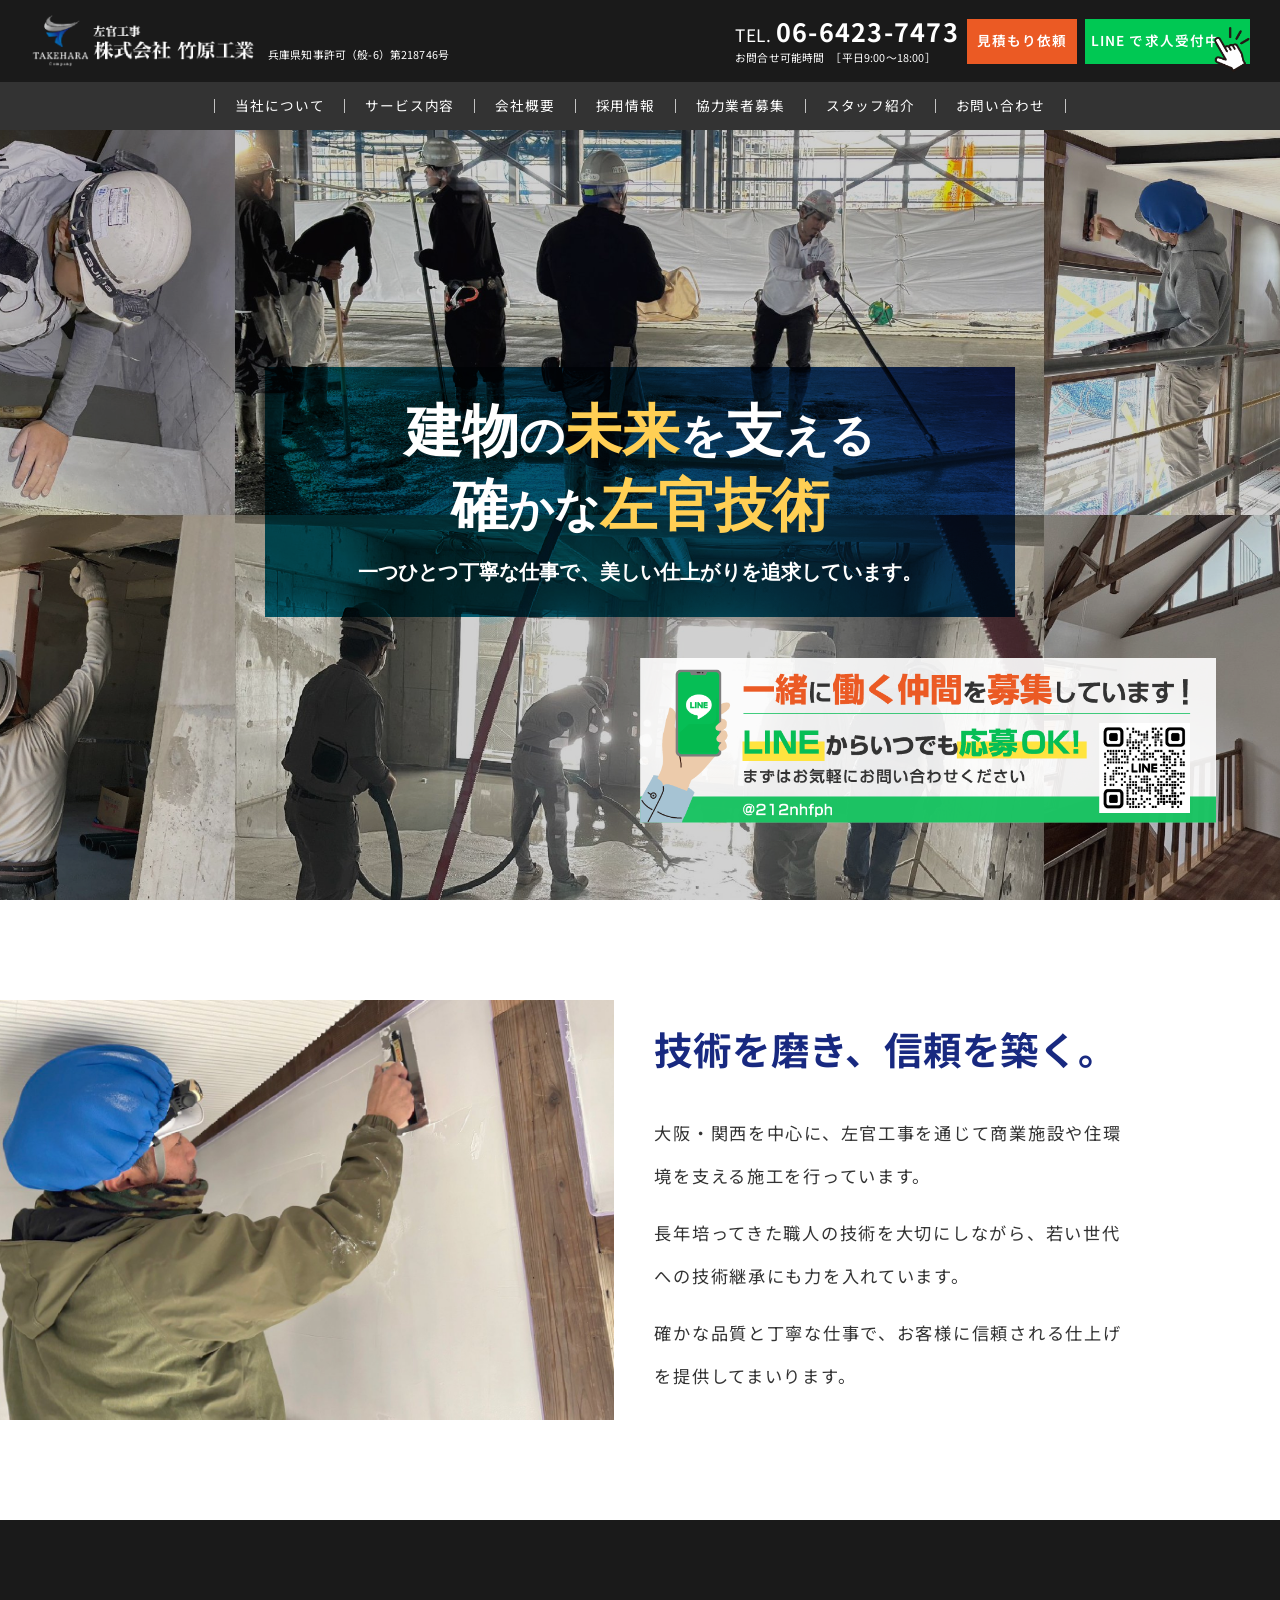
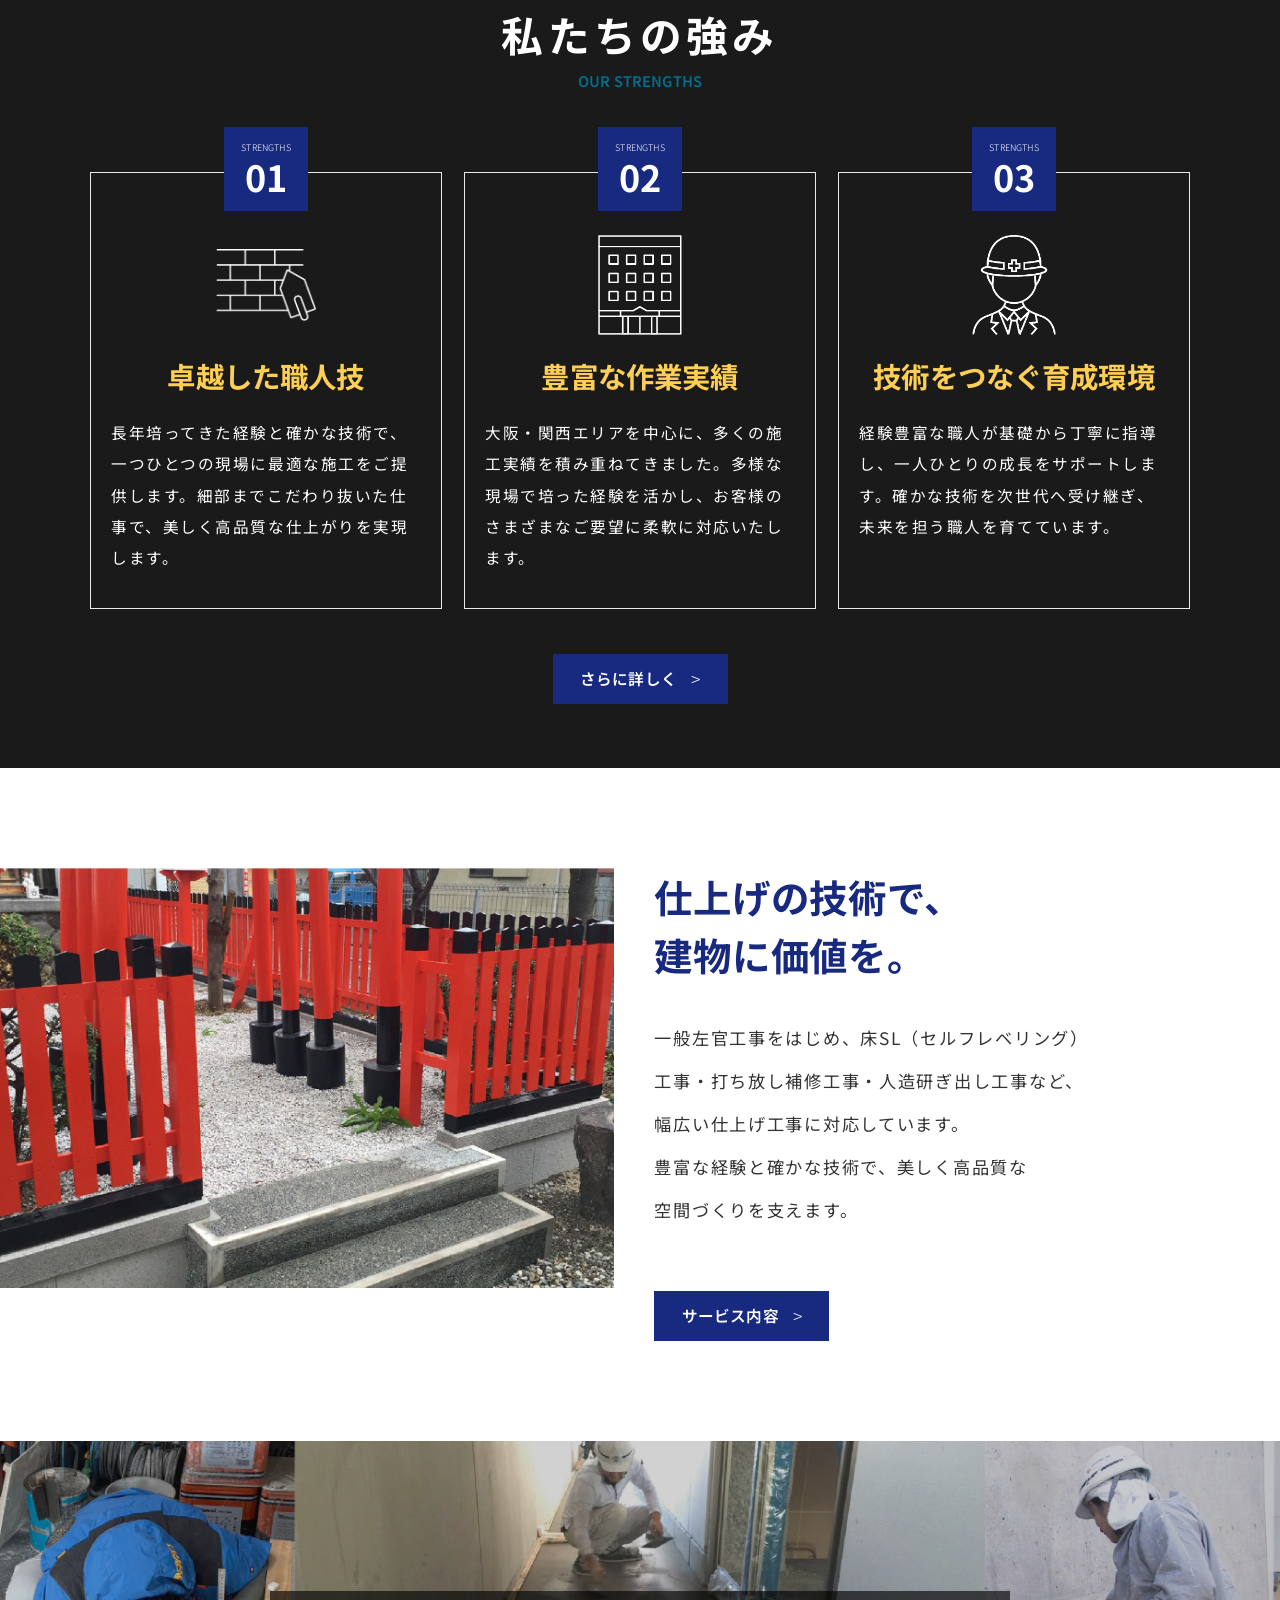
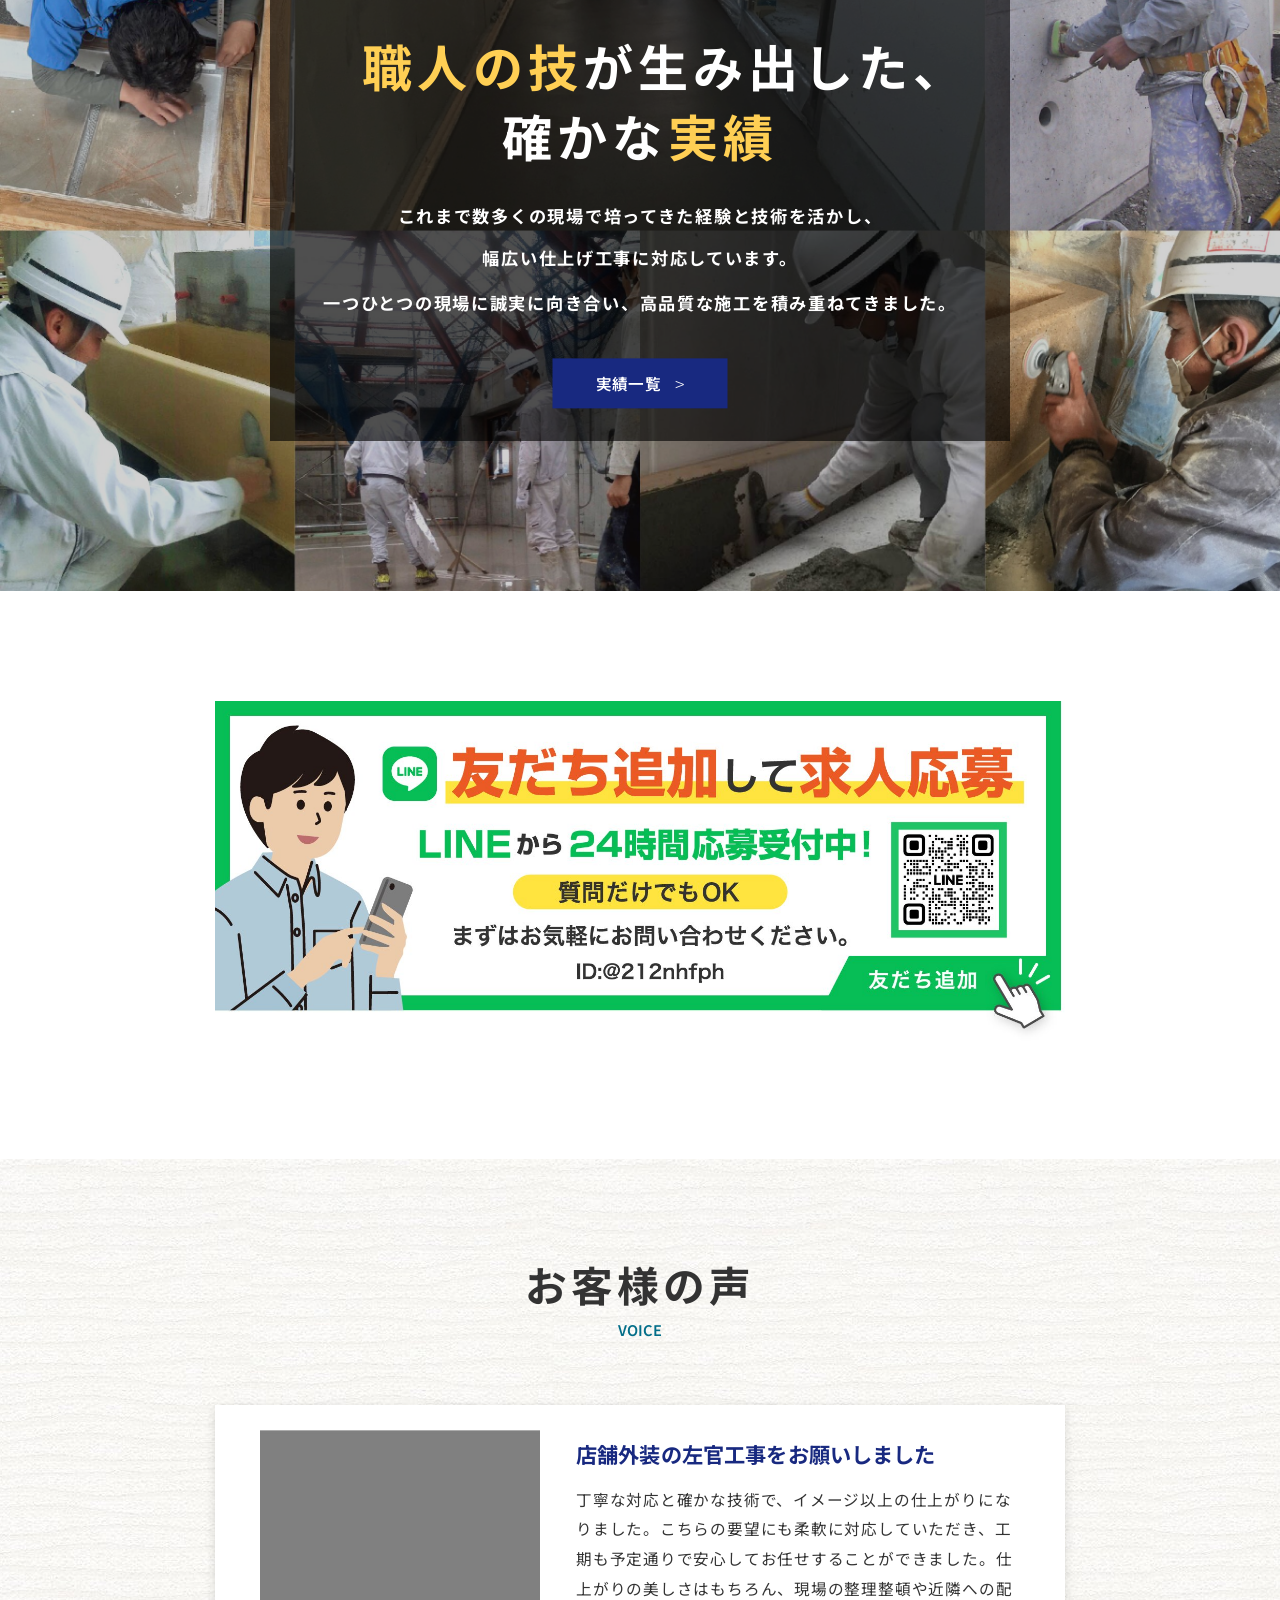
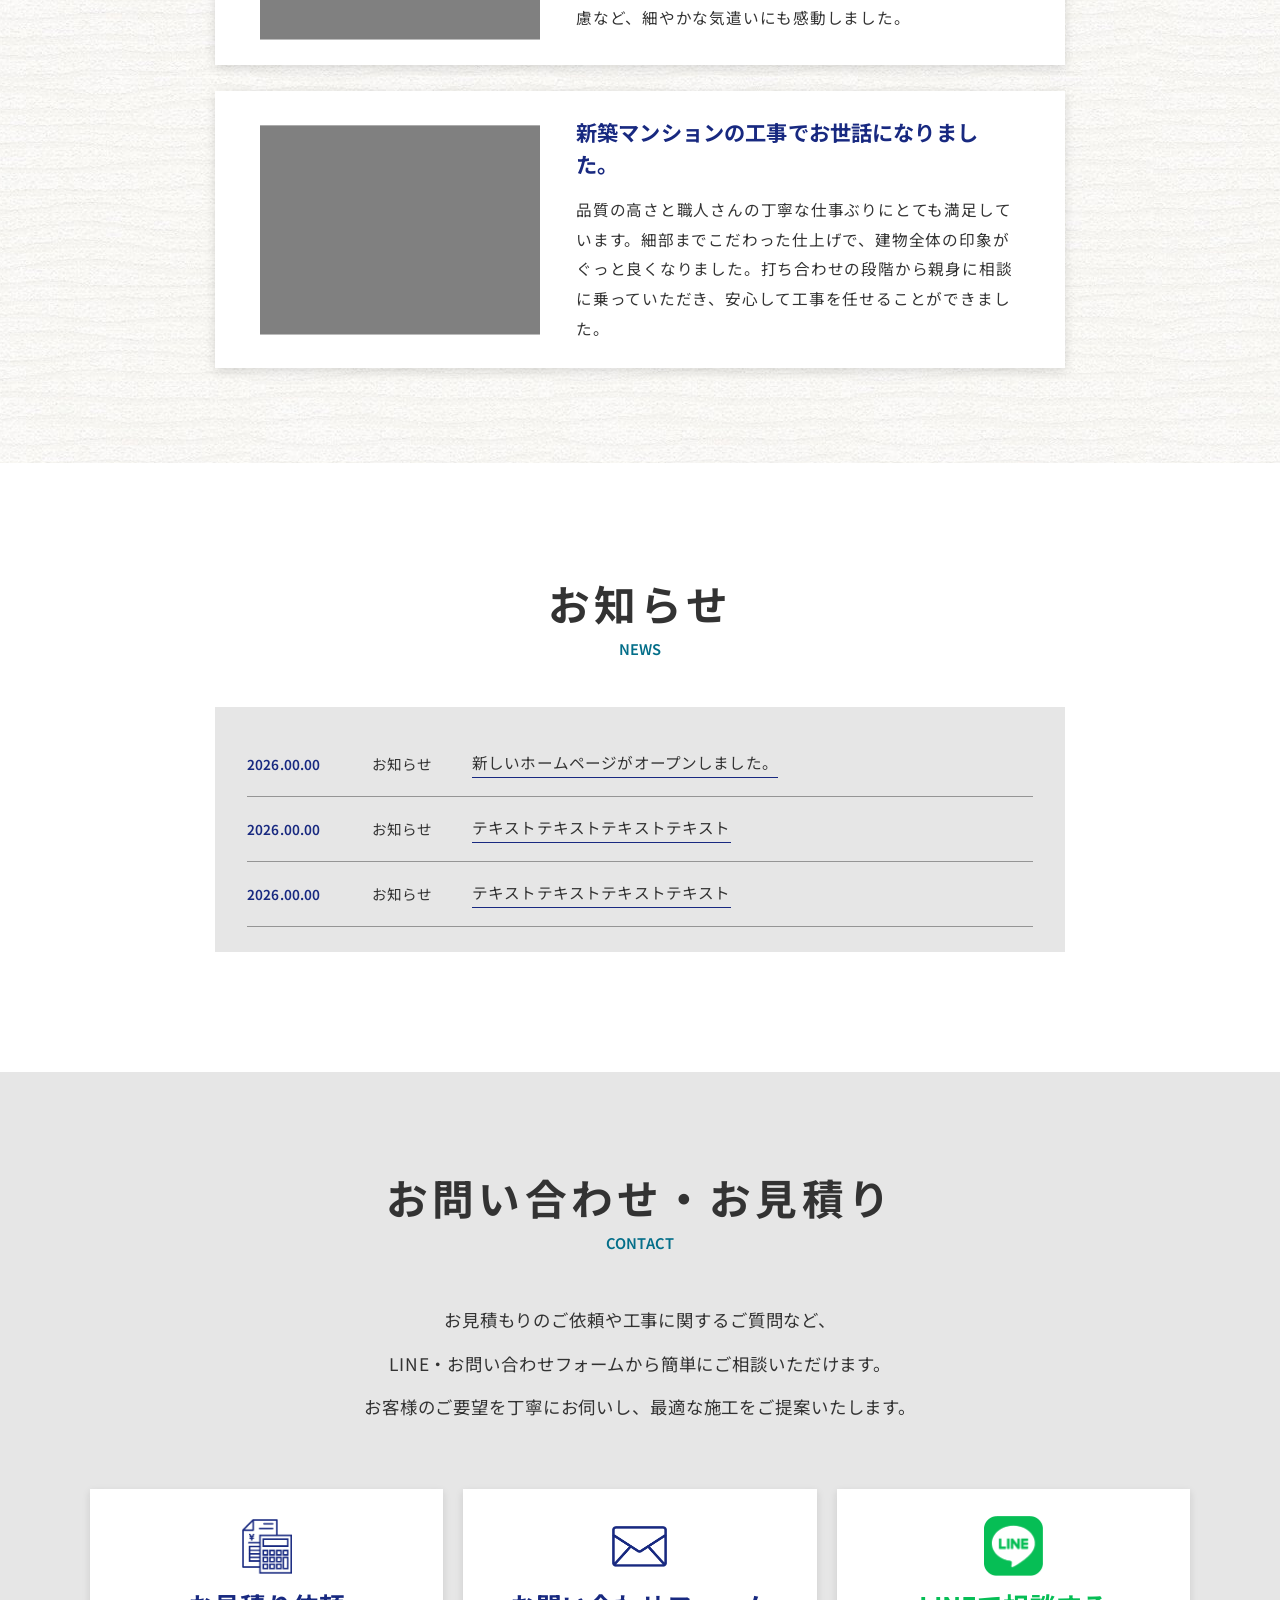
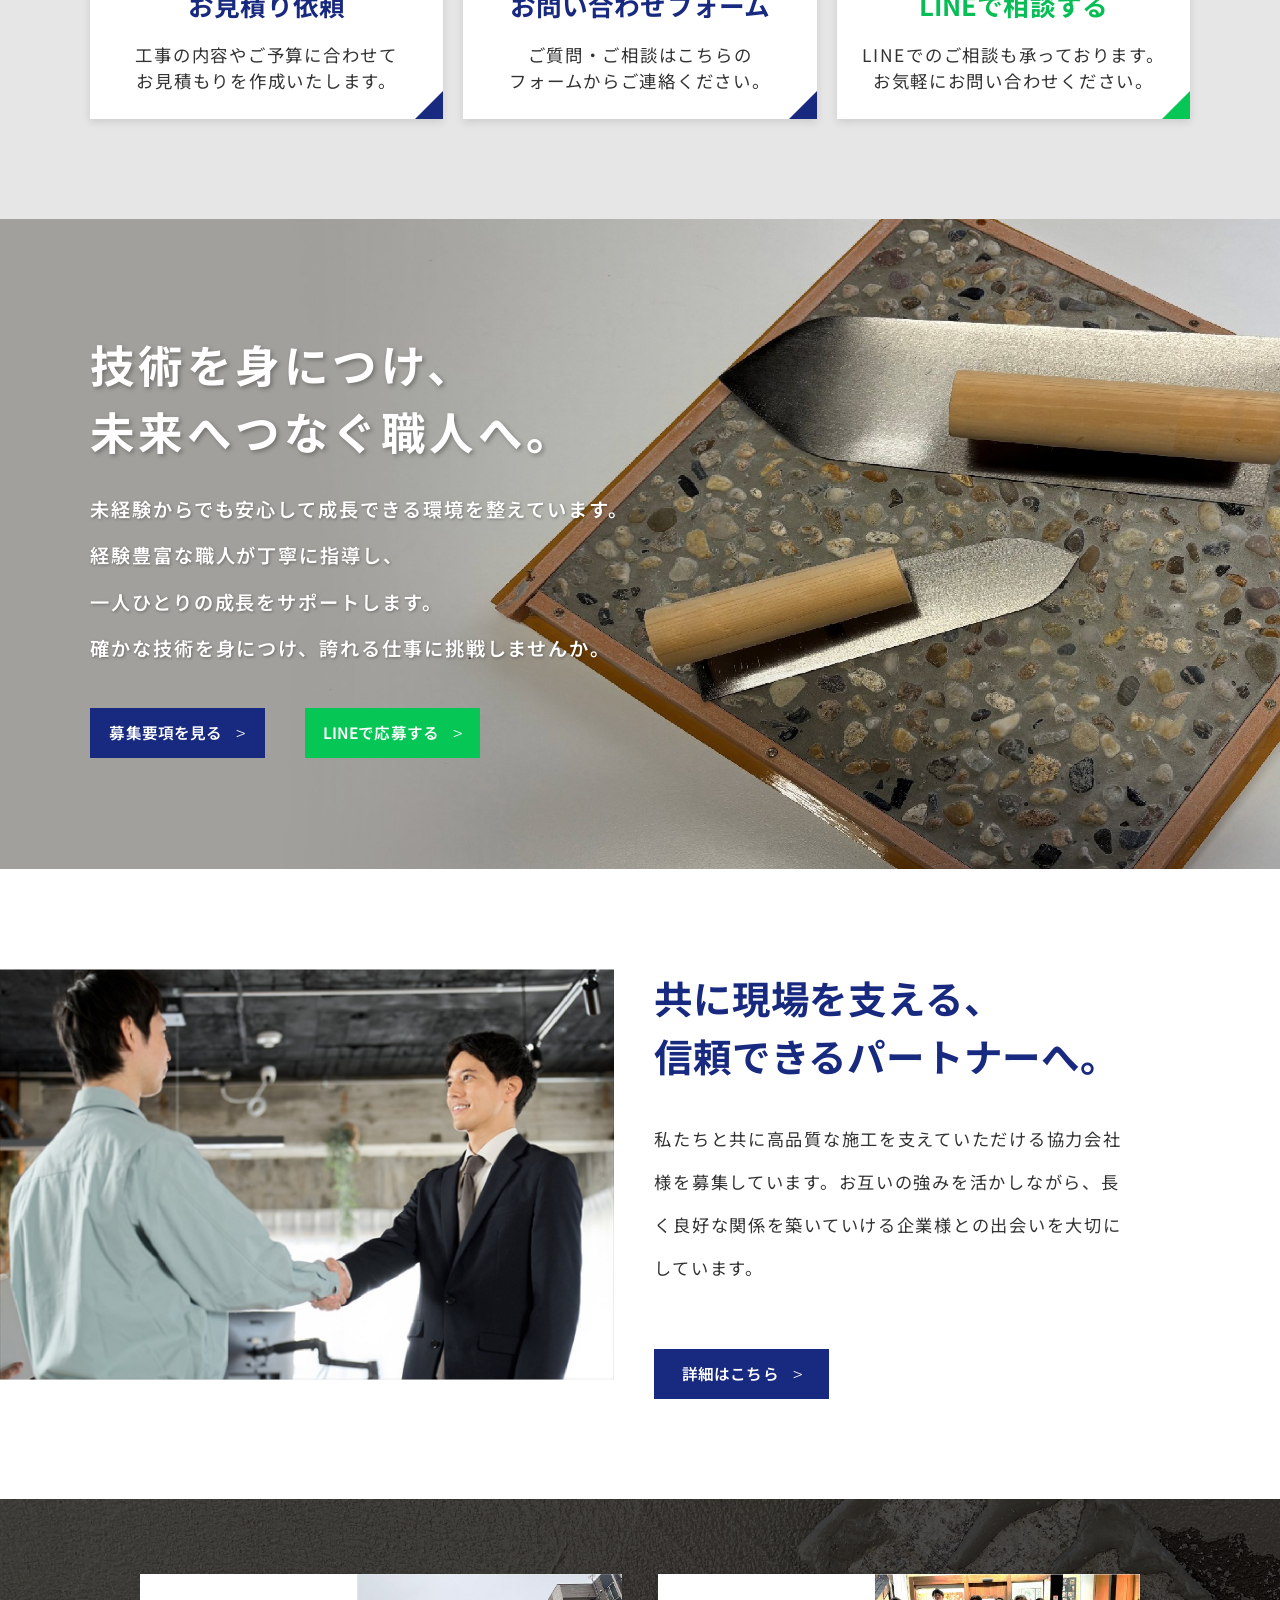
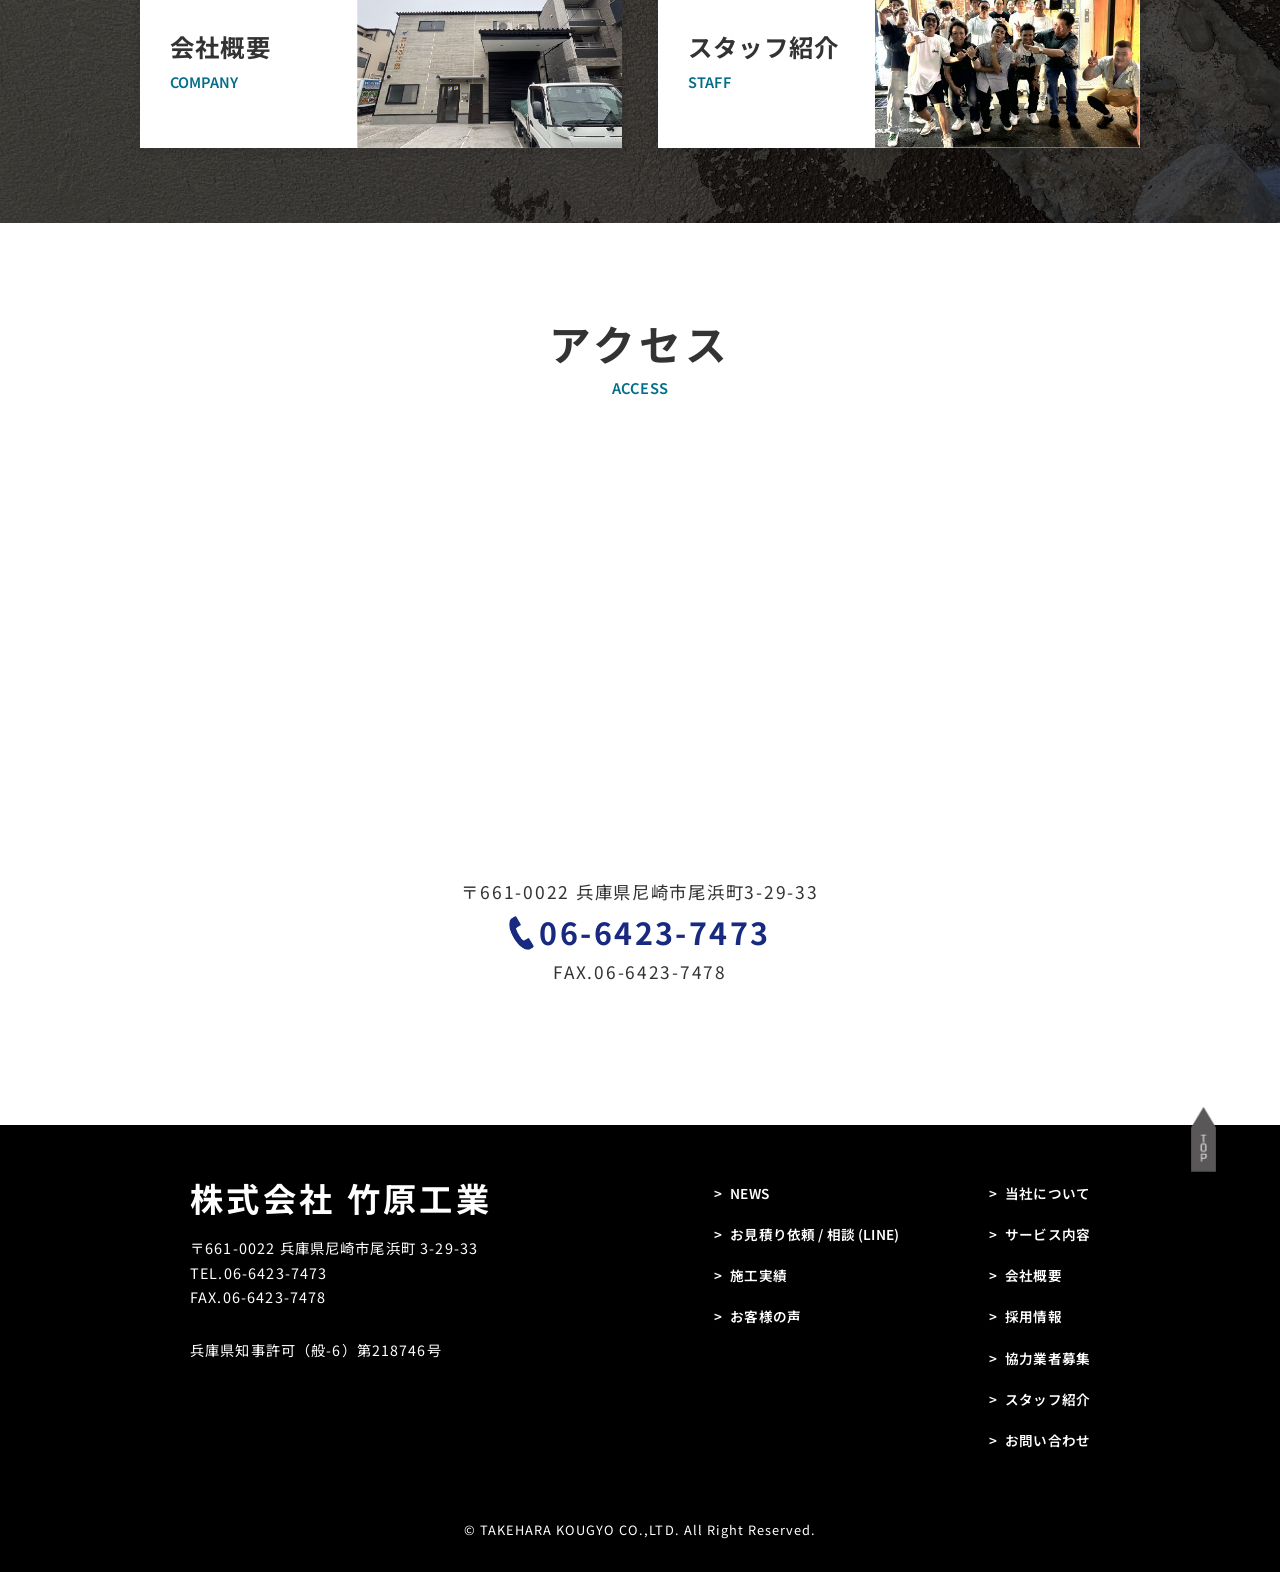
<file: index.html>
<!DOCTYPE html>
<html lang="ja">

<head>
  <meta charset="utf-8" />
  <title>株式会社 竹原工業</title>
  <meta name="description" content="テキストテキストテキストテキストテキストテキストテキストテキスト" />
  <meta name="viewport" content="width=device-width, initial-scale=1" />
  <meta name="robots" content="noindex, nofollow">
  <link rel="preconnect" href="https://fonts.googleapis.com">
  <link rel="preconnect" href="https://fonts.gstatic.com" crossorigin>
  <link href="https://fonts.googleapis.com/css2?family=Noto+Sans+JP:wght@100..900&display=swap" rel="stylesheet">
  <link rel="stylesheet" href="css/style.css" />
</head>

<body>

  <header class="l-header">
    <div class="p-header">
      <div class="p-header__main">
        <div class="p-header__inner">

          <div class="p-header__company">
            <h1 class="p-header__logo">
              <a href="index.html" class="p-header__logo-link">
                <img src="images/top/header-logo.png" alt="左官工事 株式会社竹原工業" class="p-header__logo-image">
              </a>
            </h1>

            <p class="p-header__license">
              兵庫県知事許可（般-6）第218746号
            </p>
          </div>

          <div class="p-header__right">
            <div class="p-header__tel">
              <a href="tel:0664237473" class="p-header__tel-link">
                <span class="p-header__tel-label">TEL.</span>
                <span class="p-header__tel-number">06-6423-7473</span>
              </a>

              <p class="p-header__tel-time">
                お問合せ可能時間　［平日9:00～18:00］
              </p>
            </div>

            <a href="contact.html#contact-direct" class="p-header__estimate">
              見積もり依頼
            </a>

            <a href="https://page.line.me/212nhfph" class="p-header__line">
              <span class="p-header__line-text">
                LINE で求人受付中
              </span>

              <img src="images/top/header-line-icon.png" alt="" class="p-header__line-icon">
            </a>
          </div>

          <button class="p-header__hamburger" type="button" aria-label="メニューを開く" aria-controls="header-drawer"
            aria-expanded="false">
            <span class="p-header__hamburger-line"></span>
            <span class="p-header__hamburger-line"></span>
            <span class="p-header__hamburger-line"></span>
          </button>

        </div>
      </div>

      <nav class="p-header__nav" aria-label="メインナビゲーション">
        <ul class="p-header__nav-list">
          <li class="p-header__nav-item">
            <a href="about.html" class="p-header__nav-link">当社について</a>
          </li>
          <li class="p-header__nav-item">
            <a href="service.html" class="p-header__nav-link">サービス内容</a>
          </li>
          <li class="p-header__nav-item">
            <a href="company.html" class="p-header__nav-link">会社概要</a>
          </li>
          <li class="p-header__nav-item">
            <a href="recruit.html" class="p-header__nav-link">採用情報</a>
          </li>
          <li class="p-header__nav-item">
            <a href="business-partners.html" class="p-header__nav-link">協力業者募集</a>
          </li>
          <li class="p-header__nav-item">
            <a href="staff.html" class="p-header__nav-link">スタッフ紹介</a>
          </li>
          <li class="p-header__nav-item">
            <a href="contact.html" class="p-header__nav-link">お問い合わせ</a>
          </li>
        </ul>
      </nav>

      <div class="p-header__drawer" id="header-drawer">
        <nav class="p-header__drawer-nav" aria-label="スマートフォンメニュー">
          <ul class="p-header__drawer-list">
            <li class="p-header__drawer-item">
              <a href="about.html" class="p-header__drawer-link">当社について</a>
            </li>
            <li class="p-header__drawer-item">
              <a href="service.html" class="p-header__drawer-link">サービス内容</a>
            </li>
            <li class="p-header__drawer-item">
              <a href="company.html" class="p-header__drawer-link">会社概要</a>
            </li>
            <li class="p-header__drawer-item">
              <a href="recruit.html" class="p-header__drawer-link">採用情報</a>
            </li>
            <li class="p-header__drawer-item">
              <a href="business-partners.html" class="p-header__drawer-link">協力業者募集</a>
            </li>
            <li class="p-header__drawer-item">
              <a href="staff.html" class="p-header__drawer-link">スタッフ紹介</a>
            </li>
            <li class="p-header__drawer-item">
              <a href="contact.html" class="p-header__drawer-link">お問い合わせ</a>
            </li>
          </ul>

          <div class="p-header__drawer-buttons">
            <a href="contact.html" class="p-header__drawer-estimate">
              見積もり依頼
            </a>

            <a href="https://page.line.me/212nhfph" class="p-header__drawer-line">
              LINEで求人受付中
            </a>
          </div>

          <a href="tel:0664237473" class="p-header__drawer-tel">
            <span>TEL.</span> 06-6423-7473
          </a>

          <p class="p-header__drawer-time">
            お問合せ可能時間　［平日9:00～18:00］
          </p>
        </nav>
      </div>

    </div>
  </header>

  <main class="l-main">

    <section class="p-mv">
      <div class="p-mv__content-bg" aria-hidden="true"></div>

      <div class="p-mv__content">
        <h2 class="p-mv__title">
          <span class="p-mv__title-line">
            建物<span class="p-mv__title-small">の</span><span class="p-mv__title-accent">未来</span><span
              class="p-mv__title-small">を</span>支<span class="p-mv__title-small">える</span>
          </span>
          <span class="p-mv__title-line">
            確<span class="p-mv__title-small">かな</span><span class="p-mv__title-accent">左官技術</span>
          </span>
        </h2>

        <p class="p-mv__text">
          一つひとつ丁寧な仕事で、<br class="sp-only">美しい仕上がりを追求しています。
        </p>
      </div>

      <a href="https://page.line.me/212nhfph" class="p-mv__line">
        <img src="images/top/mv-line-banner.png" alt="一緒に働く仲間を募集しています！LINEからいつでも応募OK！まずはお気軽にお問い合わせください"
          class="p-mv__line-image">
      </a>
    </section>

    <section class="p-top-about" id="about">
      <div class="p-top-about__inner">
        <div class="p-top-about__image">
          <img src="images/top/about-image.jpg" alt="左官工事を行う職人" class="p-top-about__image-item">
        </div>

        <div class="p-top-about__content">
          <h2 class="p-top-about__title">
            技術を磨き、信頼を築く。
          </h2>

          <div class="p-top-about__text">
            <p>
              大阪・関西を中心に、左官工事を通じて商業施設や住環境を支える施工を行っています。
            </p>

            <p>
              長年培ってきた職人の技術を大切にしながら、若い世代への技術継承にも力を入れています。
            </p>

            <p>
              確かな品質と丁寧な仕事で、お客様に信頼される仕上げを提供してまいります。
            </p>
          </div>
        </div>
      </div>
    </section>

    <section class="p-top-strengths">
      <div class="p-top-strengths__inner">
        <div class="p-top-strengths__heading">
          <h2 class="p-top-strengths__title">私たちの強み</h2>
          <p class="p-top-strengths__en">OUR STRENGTHS</p>
        </div>

        <div class="p-top-strengths__list">
          <article class="p-top-strengths__item">
            <div class="p-top-strengths__number">
              <span class="p-top-strengths__number-label">STRENGTHS</span>
              <span class="p-top-strengths__number-text">01</span>
            </div>

            <div class="p-top-strengths__item-inner">
              <div class="p-top-strengths__icon">
                <img src="images/top/strength-icon-01.png" alt="" class="p-top-strengths__icon-image">
              </div>

              <h3 class="p-top-strengths__item-title">
                卓越した職人技
              </h3>

              <p class="p-top-strengths__text">
                長年培ってきた経験と確かな技術で、一つひとつの現場に最適な施工をご提供します。細部までこだわり抜いた仕事で、美しく高品質な仕上がりを実現します。
              </p>
            </div>
          </article>

          <article class="p-top-strengths__item">
            <div class="p-top-strengths__number">
              <span class="p-top-strengths__number-label">STRENGTHS</span>
              <span class="p-top-strengths__number-text">02</span>
            </div>

            <div class="p-top-strengths__item-inner">
              <div class="p-top-strengths__icon">
                <img src="images/top/strength-icon-02.png" alt="" class="p-top-strengths__icon-image">
              </div>

              <h3 class="p-top-strengths__item-title">
                豊富な作業実績
              </h3>

              <p class="p-top-strengths__text">
                大阪・関西エリアを中心に、多くの施工実績を積み重ねてきました。多様な現場で培った経験を活かし、お客様のさまざまなご要望に柔軟に対応いたします。
              </p>
            </div>
          </article>

          <article class="p-top-strengths__item">
            <div class="p-top-strengths__number">
              <span class="p-top-strengths__number-label">STRENGTHS</span>
              <span class="p-top-strengths__number-text">03</span>
            </div>

            <div class="p-top-strengths__item-inner">
              <div class="p-top-strengths__icon">
                <img src="images/top/strength-icon-03.png" alt="" class="p-top-strengths__icon-image">
              </div>

              <h3 class="p-top-strengths__item-title">
                技術をつなぐ育成環境
              </h3>

              <p class="p-top-strengths__text">
                経験豊富な職人が基礎から丁寧に指導し、一人ひとりの成長をサポートします。確かな技術を次世代へ受け継ぎ、未来を担う職人を育てています。
              </p>
            </div>
          </article>
        </div>

        <div class="p-top-strengths__button">
          <a href="about.html" class="c-button">
            <span>さらに詳しく</span>
            <span class="c-button__arrow">&gt;</span>
          </a>
        </div>
      </div>
    </section>

    <section class="p-top-service" id="service">
      <div class="p-top-service__inner">
        <div class="p-top-service__image">
          <img src="images/top/service-image.jpg" alt="左官工事の施工事例" class="p-top-service__image-item">
        </div>

        <div class="p-top-service__content">
          <h2 class="p-top-service__title">
            仕上げの技術で、<br>
            建物に価値を。
          </h2>

          <div class="p-top-service__text">
            <p>
              一般左官工事をはじめ、床SL（セルフレベリング）<br>
              工事・打ち放し補修工事・人造研ぎ出し工事など、<br>
              幅広い仕上げ工事に対応しています。<br>
              豊富な経験と確かな技術で、美しく高品質な<br>空間づくりを支えます。
            </p>
          </div>
          <div class="p-top-service__button">
            <a href="service.html" class="c-button">
              <span>サービス内容</span>
              <span class="c-button__arrow">&gt;</span>
            </a>
          </div>
        </div>
      </div>
    </section>

    <section class="p-top-works">
      <div class="p-top-works__content-bg"></div>

      <div class="p-top-works__content">
        <h2 class="p-top-works__title">
          <span class="p-top-works__title-line">
            <span class="p-top-works__title-accent">職人の技</span>が生み出した、<br class="pc-only">確かな<span
              class="p-top-works__title-accent">実績</span>
          </span>
        </h2>

        <div class="p-top-works__text">
          <p>これまで数多くの現場で培ってきた経験と技術を活かし、<br class="pc-only">
            幅広い仕上げ工事に対応しています。</p>
          <p>一つひとつの現場に誠実に向き合い、<br class="sp-only">高品質な施工を積み重ねてきました。</p>
        </div>

        <div class="p-top-works__button">
          <a href="service.html#service-works" class="c-button">
            <span>実績一覧</span>
            <span class="c-button__arrow">&gt;</span>
          </a>
        </div>
      </div>
    </section>

    <section class="c-line-recruit">
      <div class="c-line-recruit__inner">
        <a href="https://page.line.me/212nhfph" class="c-line-recruit__link">
          <img src="images/common/line-recruit-banner.jpg"
            alt="友だち追加して求人応募 LINEから24時間応募受付中 質問だけでもOK まずはお気軽にお問い合わせください ID:@212nhfph" class="c-line-recruit__image">
        </a>
      </div>
    </section>

    <section class="p-top-voice" id="top-voice">
      <div class="p-top-voice__inner">
        <div class="c-section-heading">
          <h2 class="c-section-heading__title">お客様の声</h2>
          <p class="c-section-heading__en">VOICE</p>
        </div>
        <div class="p-top-voice__list">
          <article class="p-top-voice__item">
            <a href="#" class="p-top-voice__link">
              <div class="p-top-voice__image">
                <img src="images/top/voice-image-01.jpg" alt="" class="p-top-voice__image-item">
              </div>

              <div class="p-top-voice__content">
                <h3 class="p-top-voice__item-title">
                  店舗外装の左官工事をお願いしました
                </h3>

                <p class="p-top-voice__text">
                  丁寧な対応と確かな技術で、イメージ以上の仕上がりになりました。こちらの要望にも柔軟に対応していただき、工期も予定通りで安心してお任せすることができました。仕上がりの美しさはもちろん、現場の整理整頓や近隣への配慮など、細やかな気遣いにも感動しました。
                </p>
              </div>
            </a>
          </article>

          <article class="p-top-voice__item">
            <a href="#" class="p-top-voice__link">
              <div class="p-top-voice__image">
                <img src="images/top/voice-image-02.jpg" alt="" class="p-top-voice__image-item">
              </div>

              <div class="p-top-voice__content">
                <h3 class="p-top-voice__item-title">
                  新築マンションの工事でお世話になりました。
                </h3>

                <p class="p-top-voice__text">
                  品質の高さと職人さんの丁寧な仕事ぶりにとても満足しています。細部までこだわった仕上げで、建物全体の印象がぐっと良くなりました。打ち合わせの段階から親身に相談に乗っていただき、安心して工事を任せることができました。
                </p>
              </div>
            </a>
          </article>
        </div>
      </div>
    </section>

    <section class="p-top-news" id="top-news">
      <div class="p-top-news__inner">
        <div class="c-section-heading">
          <h2 class="c-section-heading__title">お知らせ</h2>
          <p class="c-section-heading__en">NEWS</p>
        </div>

        <div class="p-top-news__list">
          <article class="p-top-news__item">
            <time class="p-top-news__date" datetime="2026-00-00">
              2026.00.00
            </time>

            <span class="p-top-news__category">
              お知らせ
            </span>

            <h3 class="p-top-news__item-title">
              <a href="#" class="p-top-news__link">
                新しいホームページがオープンしました。
              </a>
            </h3>
          </article>

          <article class="p-top-news__item">
            <time class="p-top-news__date" datetime="2026-00-00">
              2026.00.00
            </time>

            <span class="p-top-news__category">
              お知らせ
            </span>

            <h3 class="p-top-news__item-title">
              <a href="#" class="p-top-news__link">
                テキストテキストテキストテキスト
              </a>
            </h3>
          </article>

          <article class="p-top-news__item">
            <time class="p-top-news__date" datetime="2026-00-00">
              2026.00.00
            </time>

            <span class="p-top-news__category">
              お知らせ
            </span>

            <h3 class="p-top-news__item-title">
              <a href="#" class="p-top-news__link">
                テキストテキストテキストテキスト
              </a>
            </h3>
          </article>
        </div>
      </div>
    </section>

    <section class="p-top-contact">
      <div class="p-top-contact__inner">
        <div class="c-section-heading">
          <h2 class="c-section-heading__title">お問い合わせ・お見積り</h2>
          <p class="c-section-heading__en">CONTACT</p>
        </div>

        <div class="p-top-contact__lead">
          <p>
            お見積もりのご依頼や工事に関するご質問など、<br class="pc-only">
            LINE・お問い合わせフォームから簡単にご相談いただけます。<br>
            お客様のご要望を丁寧にお伺いし、最適な施工をご提案いたします。
          </p>
        </div>

        <div class="p-top-contact__list">
          <a href="contact.html#contact-direct" class="p-top-contact__item">
            <div class="p-top-contact__icon">
              <img src="images/top/contact-estimate-icon.png" alt="" class="p-top-contact__icon-image">
            </div>

            <h3 class="p-top-contact__item-title">
              お見積り依頼
            </h3>

            <p class="p-top-contact__text">
              工事の内容やご予算に合わせて<br>
              お見積もりを作成いたします。
            </p>

            <span class="p-top-contact__corner"></span>
          </a>

          <a href="contact.html#contact-form" class="p-top-contact__item">
            <div class="p-top-contact__icon">
              <img src="images/top/contact-mail-icon.png" alt="" class="p-top-contact__icon-image">
            </div>

            <h3 class="p-top-contact__item-title">
              お問い合わせフォーム
            </h3>

            <p class="p-top-contact__text">
              ご質問・ご相談はこちらの<br>
              フォームからご連絡ください。
            </p>

            <span class="p-top-contact__corner"></span>
          </a>

          <a href="https://page.line.me/934pkcdw" class="p-top-contact__item p-top-contact__item--line">
            <div class="p-top-contact__icon">
              <img src="images/top/contact-line-icon.png" alt=""
                class="p-top-contact__icon-image p-top-contact__icon-image--line">
            </div>

            <h3 class="p-top-contact__item-title">
              LINEで相談する
            </h3>

            <p class="p-top-contact__text">
              LINEでのご相談も承っております。<br>
              お気軽にお問い合わせください。
            </p>

            <span class="p-top-contact__corner"></span>
          </a>
        </div>
      </div>
    </section>

    <section class="p-top-recruit">

      <div class="p-top-recruit__inner">
        <div class="p-top-recruit__content">
          <h2 class="p-top-recruit__title">
            技術を身につけ、<br>
            未来へつなぐ職人へ。
          </h2>

          <div class="p-top-recruit__text">
            <p>未経験からでも安心して成長できる環境を整えています。</p>
            <p>経験豊富な職人が丁寧に指導し、</p>
            <p>一人ひとりの成長をサポートします。</p>
            <p>確かな技術を身につけ、誇れる仕事に挑戦しませんか。</p>
          </div>

          <div class="p-top-recruit__buttons">
            <a href="recruit.html" class="c-button">
              <span class="c-button__text">募集要項を見る</span>
              <span class="c-button__arrow">&gt;</span>
            </a>

            <a href="https://page.line.me/212nhfph" class="c-button c-button--line">
              <span class="c-button__text">LINEで応募する</span>
              <span class="c-button__arrow">&gt;</span>
            </a>
          </div>
        </div>
      </div>
    </section>

    <section class="p-top-partner">
      <div class="p-top-partner__inner">
        <div class="p-top-partner__image">
          <img src="images/top/partner-image.jpg" alt="協力会社との打ち合わせ" class="p-top-partner__image-item">
        </div>

        <div class="p-top-partner__content">
          <h2 class="p-top-partner__title">
            共に現場を支える、<br>
            信頼できるパートナーへ。
          </h2>

          <div class="p-top-partner__text">
            <p>
              私たちと共に高品質な施工を支えていただける協力会社様を募集しています。お互いの強みを活かしながら、長く良好な関係を築いていける企業様との出会いを大切にしています。
            </p>
          </div>

          <div class="p-top-partner__button">
            <a href="business-partners.html" class="c-button">
              <span class="c-button__text">詳細はこちら</span>
              <span class="c-button__arrow">&gt;</span>
            </a>
          </div>
        </div>
      </div>
    </section>

    <section class="p-top-company-staff">
      <div class="p-top-company-staff__inner">

        <a href="company.html" class="p-top-company-staff__card">
          <div class="p-top-company-staff__content">
            <h2 class="p-top-company-staff__title">会社概要</h2>
            <p class="p-top-company-staff__en">COMPANY</p>
          </div>

          <div class="p-top-company-staff__image">
            <img src="images/top/company-image.jpg" alt="株式会社竹原工業 外観" class="p-top-company-staff__image-item">
          </div>
        </a>

        <a href="staff.html" class="p-top-company-staff__card">
          <div class="p-top-company-staff__content">
            <h2 class="p-top-company-staff__title">スタッフ紹介</h2>
            <p class="p-top-company-staff__en">STAFF</p>
          </div>

          <div class="p-top-company-staff__image">
            <img src="images/top/staff-image.jpg" alt="株式会社竹原工業 スタッフ" class="p-top-company-staff__image-item">
          </div>
        </a>

      </div>
    </section>

    <section class="c-top-access" id="access">
      <div class="c-top-access__heading">
        <div class="c-section-heading">
          <h2 class="c-section-heading__title">アクセス</h2>
          <p class="c-section-heading__en">ACCESS</p>
        </div>
      </div>

      <div class="c-top-access__map">
        <iframe
          src="https://www.google.com/maps/embed?pb=!1m18!1m12!1m3!1d3278.703175096539!2d135.41684547659304!3d34.73787557290649!2m3!1f0!2f0!3f0!3m2!1i1024!2i768!4f13.1!3m3!1m2!1s0x6000efe1dee8be19%3A0xe5617f0f4656ec1b!2z5qCq5byP5Lya56S-IOerueWOn-W3pealrQ!5e0!3m2!1sja!2sjp!4v1789703562118!5m2!1sja!2sjp"
          class="c-top-access__map-frame" loading="lazy" referrerpolicy="no-referrer-when-downgrade"
          title="株式会社竹原工業 アクセスマップ"></iframe>
      </div>

      <div class="c-top-access__info">
        <p class="c-top-access__address">
          〒661-0022 兵庫県尼崎市尾浜町3-29-33
        </p>

        <a href="tel:0664237473" class="c-top-access__tel">
          <img src="images/top/access-tel-icon.png" alt="" class="c-top-access__tel-icon">
          <span class="c-top-access__tel-number">06-6423-7473</span>
        </a>

        <p class="c-top-access__fax">
          FAX.06-6423-7478
        </p>
      </div>
    </section>

  </main>

  <footer class="l-footer">
    <div class="p-footer">

      <a href="#" class="p-footer__page-top" aria-label="ページ上部へ戻る">
        <img src="images/common/page-top.png" alt="" class="p-footer__page-top-image">
      </a>

      <div class="p-footer__inner">
        <div class="p-footer__main">
          <div class="p-footer__company">
            <p class="p-footer__company-name">株式会社 竹原工業</p>

            <div class="p-footer__company-info">
              <p>〒661-0022 兵庫県尼崎市尾浜町 3-29-33</p>
              <p>TEL.06-6423-7473</p>
              <p>FAX.06-6423-7478</p>
            </div>

            <p class="p-footer__license">
              兵庫県知事許可（般-6）第218746号
            </p>
          </div>

          <nav class="p-footer__nav" aria-label="フッターナビゲーション">
            <ul class="p-footer__nav-list">
              <li class="p-footer__nav-item">
                <a href="index.html#top-news" class="p-footer__nav-link">NEWS</a>
              </li>
              <li class="p-footer__nav-item">
                <a href="contact.html#contact-direct" class="p-footer__nav-link">お見積り依頼 / 相談 (LINE)</a>
              </li>
              <li class="p-footer__nav-item">
                <a href="service.html#service-works" class="p-footer__nav-link">施工実績</a>
              </li>
              <li class="p-footer__nav-item">
                <a href="index.html#top-voice" class="p-footer__nav-link">お客様の声</a>
              </li>
            </ul>

            <ul class="p-footer__nav-list">
              <li class="p-footer__nav-item">
                <a href="about.html" class="p-footer__nav-link">当社について</a>
              </li>
              <li class="p-footer__nav-item">
                <a href="service.html" class="p-footer__nav-link">サービス内容</a>
              </li>
              <li class="p-footer__nav-item">
                <a href="company.html" class="p-footer__nav-link">会社概要</a>
              </li>
              <li class="p-footer__nav-item">
                <a href="recruit.html" class="p-footer__nav-link">採用情報</a>
              </li>
              <li class="p-footer__nav-item">
                <a href="business-partners.html" class="p-footer__nav-link">協力業者募集</a>
              </li>
              <li class="p-footer__nav-item">
                <a href="staff.html" class="p-footer__nav-link">スタッフ紹介</a>
              </li>
              <li class="p-footer__nav-item">
                <a href="contact.html" class="p-footer__nav-link">お問い合わせ</a>
              </li>
            </ul>
          </nav>
        </div>

        <p class="p-footer__copyright">
          &copy; TAKEHARA KOUGYO CO.,LTD. All Right Reserved.
        </p>
      </div>
    </div>
  </footer>

  <script src="js/main.js"></script>
</body>

</html>
</file>
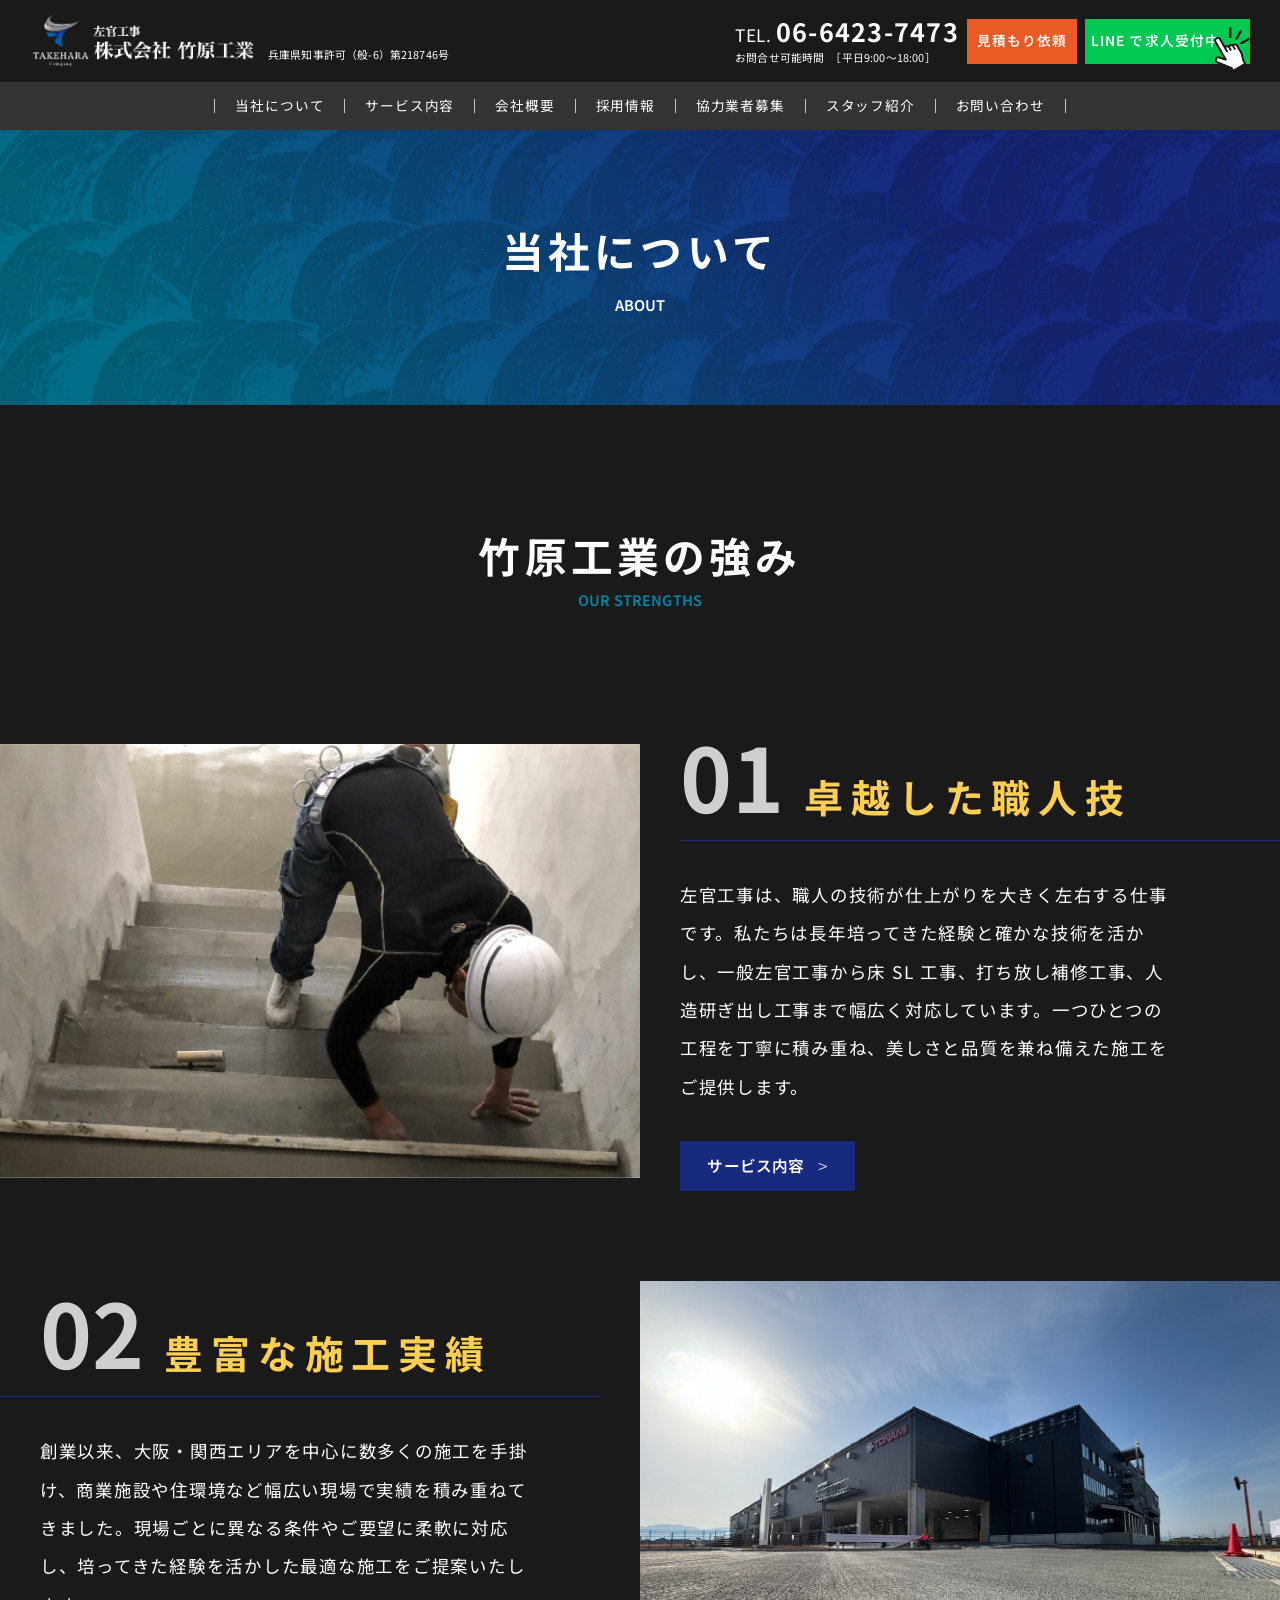
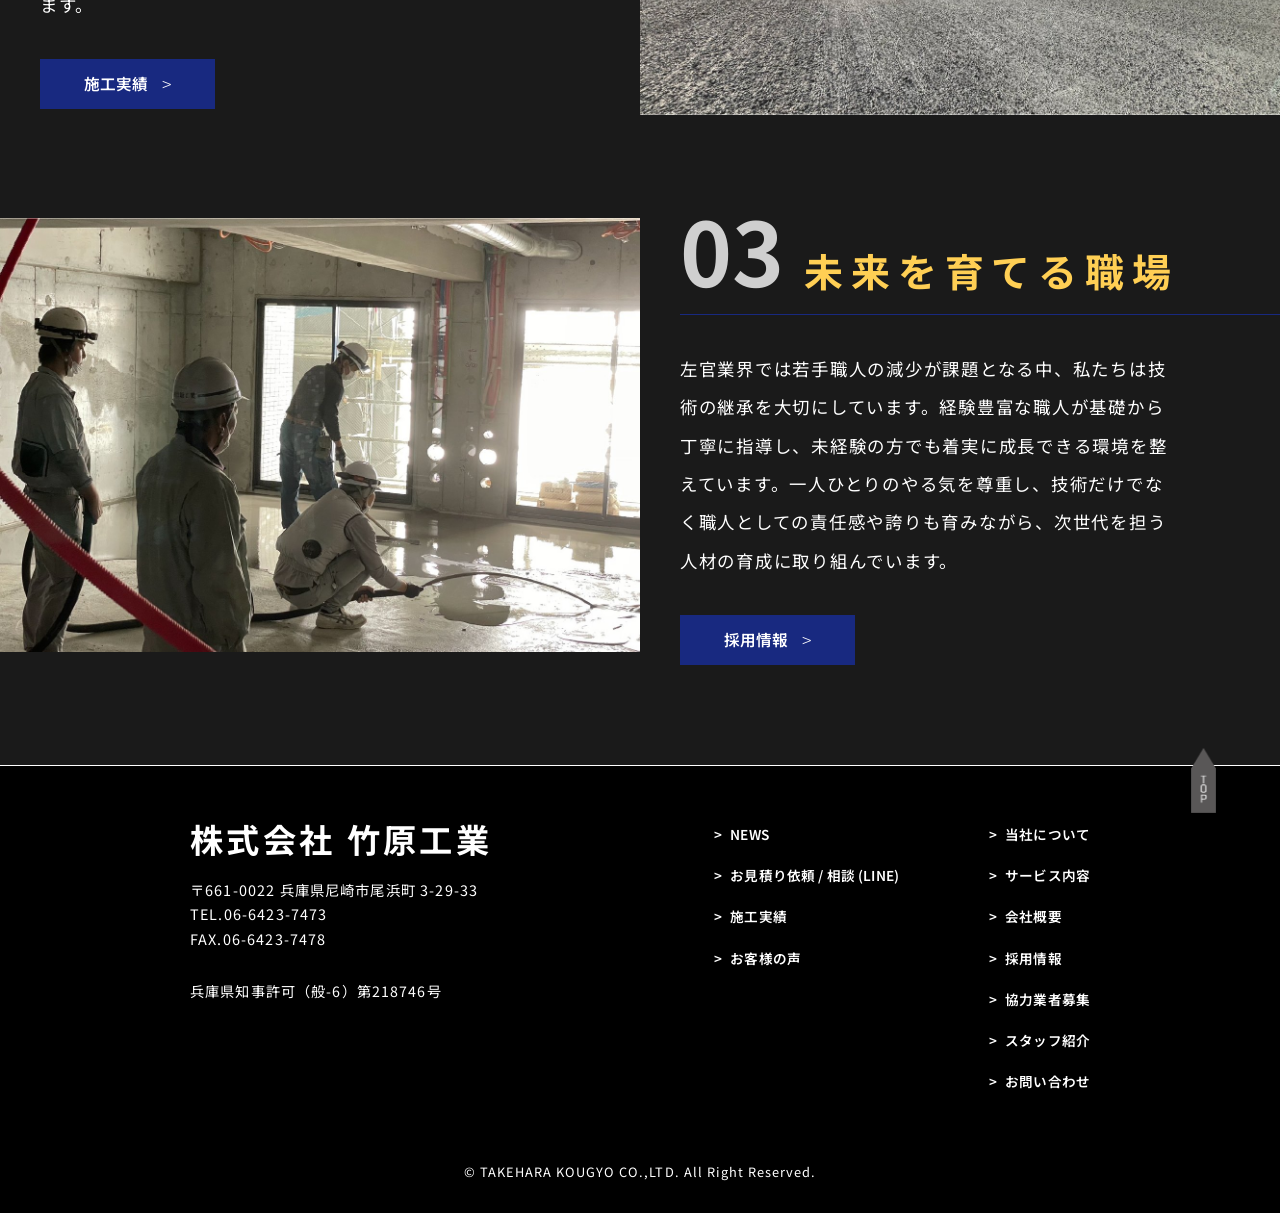
<file: about.html>
<!DOCTYPE html>
<html lang="ja">

<head>
  <meta charset="utf-8" />
  <title>当社について | 株式会社 竹原工業</title>
  <meta name="description" content="テキストテキストテキストテキストテキストテキストテキストテキスト" />
  <meta name="viewport" content="width=device-width, initial-scale=1" />
  <meta name="robots" content="noindex, nofollow">
  <link rel="preconnect" href="https://fonts.googleapis.com">
  <link rel="preconnect" href="https://fonts.gstatic.com" crossorigin>
  <link href="https://fonts.googleapis.com/css2?family=Noto+Sans+JP:wght@100..900&display=swap" rel="stylesheet">
  <link rel="stylesheet" href="css/style.css" />
</head>

<body>

  <header class="l-header">
    <div class="p-header">
      <div class="p-header__main">
        <div class="p-header__inner">

          <div class="p-header__company">
            <h1 class="p-header__logo">
              <a href="index.html" class="p-header__logo-link">
                <img src="images/top/header-logo.png" alt="左官工事 株式会社竹原工業" class="p-header__logo-image">
              </a>
            </h1>

            <p class="p-header__license">
              兵庫県知事許可（般-6）第218746号
            </p>
          </div>

          <div class="p-header__right">
            <div class="p-header__tel">
              <a href="tel:0664237473" class="p-header__tel-link">
                <span class="p-header__tel-label">TEL.</span>
                <span class="p-header__tel-number">06-6423-7473</span>
              </a>

              <p class="p-header__tel-time">
                お問合せ可能時間　［平日9:00～18:00］
              </p>
            </div>

            <a href="contact.html#contact-direct" class="p-header__estimate">
              見積もり依頼
            </a>

            <a href="https://page.line.me/212nhfph" class="p-header__line">
              <span class="p-header__line-text">
                LINE で求人受付中
              </span>

              <img src="images/top/header-line-icon.png" alt="" class="p-header__line-icon">
            </a>
          </div>

          <button class="p-header__hamburger" type="button" aria-label="メニューを開く" aria-controls="header-drawer"
            aria-expanded="false">
            <span class="p-header__hamburger-line"></span>
            <span class="p-header__hamburger-line"></span>
            <span class="p-header__hamburger-line"></span>
          </button>

        </div>
      </div>

      <nav class="p-header__nav" aria-label="メインナビゲーション">
        <ul class="p-header__nav-list">
          <li class="p-header__nav-item">
            <a href="about.html" class="p-header__nav-link">当社について</a>
          </li>
          <li class="p-header__nav-item">
            <a href="service.html" class="p-header__nav-link">サービス内容</a>
          </li>
          <li class="p-header__nav-item">
            <a href="company.html" class="p-header__nav-link">会社概要</a>
          </li>
          <li class="p-header__nav-item">
            <a href="recruit.html" class="p-header__nav-link">採用情報</a>
          </li>
          <li class="p-header__nav-item">
            <a href="business-partners.html" class="p-header__nav-link">協力業者募集</a>
          </li>
          <li class="p-header__nav-item">
            <a href="staff.html" class="p-header__nav-link">スタッフ紹介</a>
          </li>
          <li class="p-header__nav-item">
            <a href="contact.html" class="p-header__nav-link">お問い合わせ</a>
          </li>
        </ul>
      </nav>

      <div class="p-header__drawer" id="header-drawer">
        <nav class="p-header__drawer-nav" aria-label="スマートフォンメニュー">
          <ul class="p-header__drawer-list">
            <li class="p-header__drawer-item">
              <a href="about.html" class="p-header__drawer-link">当社について</a>
            </li>
            <li class="p-header__drawer-item">
              <a href="service.html" class="p-header__drawer-link">サービス内容</a>
            </li>
            <li class="p-header__drawer-item">
              <a href="company.html" class="p-header__drawer-link">会社概要</a>
            </li>
            <li class="p-header__drawer-item">
              <a href="recruit.html" class="p-header__drawer-link">採用情報</a>
            </li>
            <li class="p-header__drawer-item">
              <a href="business-partners.html" class="p-header__drawer-link">協力業者募集</a>
            </li>
            <li class="p-header__drawer-item">
              <a href="staff.html" class="p-header__drawer-link">スタッフ紹介</a>
            </li>
            <li class="p-header__drawer-item">
              <a href="contact.html" class="p-header__drawer-link">お問い合わせ</a>
            </li>
          </ul>

          <div class="p-header__drawer-buttons">
            <a href="contact.html" class="p-header__drawer-estimate">
              見積もり依頼
            </a>

            <a href="https://page.line.me/212nhfph" class="p-header__drawer-line">
              LINEで求人受付中
            </a>
          </div>

          <a href="tel:0664237473" class="p-header__drawer-tel">
            <span>TEL.</span> 06-6423-7473
          </a>

          <p class="p-header__drawer-time">
            お問合せ可能時間　［平日9:00～18:00］
          </p>
        </nav>
      </div>

    </div>
  </header>

  <main class="l-main">
    <section class="c-sub-hero">
      <div class="c-sub-hero__inner">
        <h1 class="c-sub-hero__title">当社について</h1>
        <p class="c-sub-hero__en">ABOUT</p>
      </div>
    </section>

    <section class="p-about-strengths">
      <div class="p-about-strengths__inner">
        <div class="p-about-strengths__heading">
          <h2 class="p-about-strengths__heading-title">竹原工業の強み</h2>
          <p class="p-about-strengths__heading-en">OUR STRENGTHS</p>
        </div>

        <div class="p-about-strengths__list">
          <article class="p-about-strengths__item">
            <div class="p-about-strengths__image">
              <img src="images/about/about-strength-01.jpg" alt="階段の左官工事を行う職人" class="p-about-strengths__image-item">
            </div>

            <div class="p-about-strengths__content">
              <div class="p-about-strengths__title">
                <span class="p-about-strengths__number">01</span>
                <h3 class="p-about-strengths__item-title">卓越した職人技</h3>
              </div>

              <div class="p-about-strengths__text">
                <p>
                  左官工事は、職人の技術が仕上がりを大きく左右する仕事です。私たちは長年培ってきた経験と確かな技術を活かし、一般左官工事から床 SL
                  工事、打ち放し補修工事、人造研ぎ出し工事まで幅広く対応しています。一つひとつの工程を丁寧に積み重ね、美しさと品質を兼ね備えた施工をご提供します。
                </p>
              </div>

              <div class="p-about-strengths__button">
                <a href="service.html" class="c-button">
                  サービス内容
                  <span class="c-button__arrow">&gt;</span>
                </a>
              </div>
            </div>
          </article>

          <article class="p-about-strengths__item p-about-strengths__item--reverse">
            <div class="p-about-strengths__image">
              <img src="images/about/about-strength-02.jpg" alt="竹原工業の施工実績" class="p-about-strengths__image-item">
            </div>

            <div class="p-about-strengths__content">
              <div class="p-about-strengths__title">
                <span class="p-about-strengths__number">02</span>
                <h3 class="p-about-strengths__item-title">豊富な施工実績</h3>
              </div>

              <div class="p-about-strengths__text">
                <p>
                  創業以来、大阪・関西エリアを中心に数多くの施工を手掛け、商業施設や住環境など幅広い現場で実績を積み重ねてきました。現場ごとに異なる条件やご要望に柔軟に対応し、培ってきた経験を活かした最適な施工をご提案いたします。
                </p>
              </div>

              <div class="p-about-strengths__button">
                <a href="service.html#service-works" class="c-button">
                  施工実績
                  <span class="c-button__arrow">&gt;</span>
                </a>
              </div>
            </div>
          </article>

          <article class="p-about-strengths__item">
            <div class="p-about-strengths__image">
              <img src="images/about/about-strength-03.jpg" alt="現場で施工を行う竹原工業の職人" class="p-about-strengths__image-item">
            </div>

            <div class="p-about-strengths__content">
              <div class="p-about-strengths__title">
                <span class="p-about-strengths__number">03</span>
                <h3 class="p-about-strengths__item-title">未来を育てる職場</h3>
              </div>

              <div class="p-about-strengths__text">
                <p>
                  左官業界では若手職人の減少が課題となる中、私たちは技術の継承を大切にしています。経験豊富な職人が基礎から丁寧に指導し、未経験の方でも着実に成長できる環境を整えています。一人ひとりのやる気を尊重し、技術だけでなく職人としての責任感や誇りも育みながら、次世代を担う人材の育成に取り組んでいます。
                </p>
              </div>

              <div class="p-about-strengths__button">
                <a href="recruit.html" class="c-button">
                  採用情報
                  <span class="c-button__arrow">&gt;</span>
                </a>
              </div>
            </div>
          </article>
        </div>
      </div>
    </section>
  </main>

  <footer class="l-footer">
    <div class="p-footer">

      <a href="#" class="p-footer__page-top" aria-label="ページ上部へ戻る">
        <img src="images/common/page-top.png" alt="" class="p-footer__page-top-image">
      </a>

      <div class="p-footer__inner">
        <div class="p-footer__main">
          <div class="p-footer__company">
            <p class="p-footer__company-name">株式会社 竹原工業</p>

            <div class="p-footer__company-info">
              <p>〒661-0022 兵庫県尼崎市尾浜町 3-29-33</p>
              <p>TEL.06-6423-7473</p>
              <p>FAX.06-6423-7478</p>
            </div>

            <p class="p-footer__license">
              兵庫県知事許可（般-6）第218746号
            </p>
          </div>

          <nav class="p-footer__nav" aria-label="フッターナビゲーション">
            <ul class="p-footer__nav-list">
              <li class="p-footer__nav-item">
                <a href="index.html#top-news" class="p-footer__nav-link">NEWS</a>
              </li>
              <li class="p-footer__nav-item">
                <a href="contact.html#contact-direct" class="p-footer__nav-link">お見積り依頼 / 相談 (LINE)</a>
              </li>
              <li class="p-footer__nav-item">
                <a href="service.html#service-works" class="p-footer__nav-link">施工実績</a>
              </li>
              <li class="p-footer__nav-item">
                <a href="index.html#top-voice" class="p-footer__nav-link">お客様の声</a>
              </li>
            </ul>

            <ul class="p-footer__nav-list">
              <li class="p-footer__nav-item">
                <a href="about.html" class="p-footer__nav-link">当社について</a>
              </li>
              <li class="p-footer__nav-item">
                <a href="service.html" class="p-footer__nav-link">サービス内容</a>
              </li>
              <li class="p-footer__nav-item">
                <a href="company.html" class="p-footer__nav-link">会社概要</a>
              </li>
              <li class="p-footer__nav-item">
                <a href="recruit.html" class="p-footer__nav-link">採用情報</a>
              </li>
              <li class="p-footer__nav-item">
                <a href="business-partners.html" class="p-footer__nav-link">協力業者募集</a>
              </li>
              <li class="p-footer__nav-item">
                <a href="staff.html" class="p-footer__nav-link">スタッフ紹介</a>
              </li>
              <li class="p-footer__nav-item">
                <a href="contact.html" class="p-footer__nav-link">お問い合わせ</a>
              </li>
            </ul>
          </nav>
        </div>

        <p class="p-footer__copyright">
          &copy; TAKEHARA KOUGYO CO.,LTD. All Right Reserved.
        </p>
      </div>
    </div>
  </footer>

  <script src="js/main.js"></script>
</body>

</html>
</file>
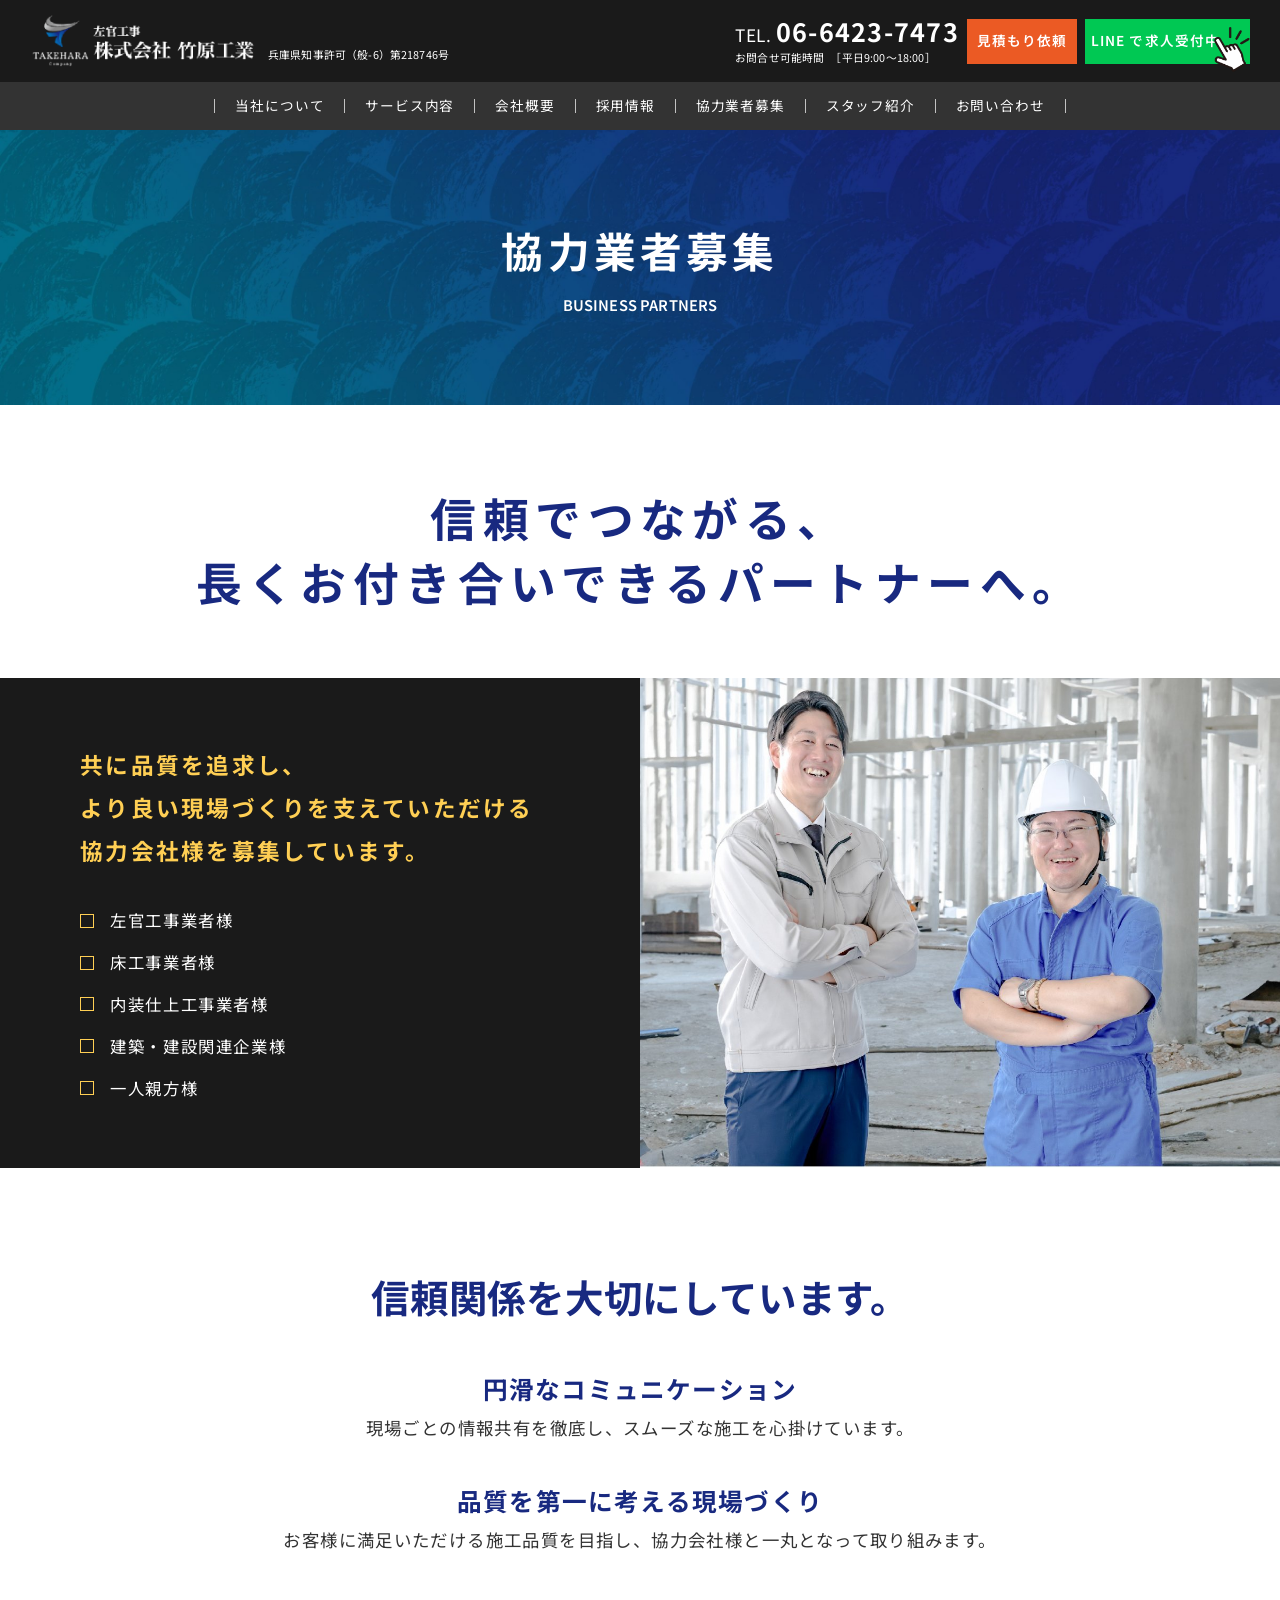
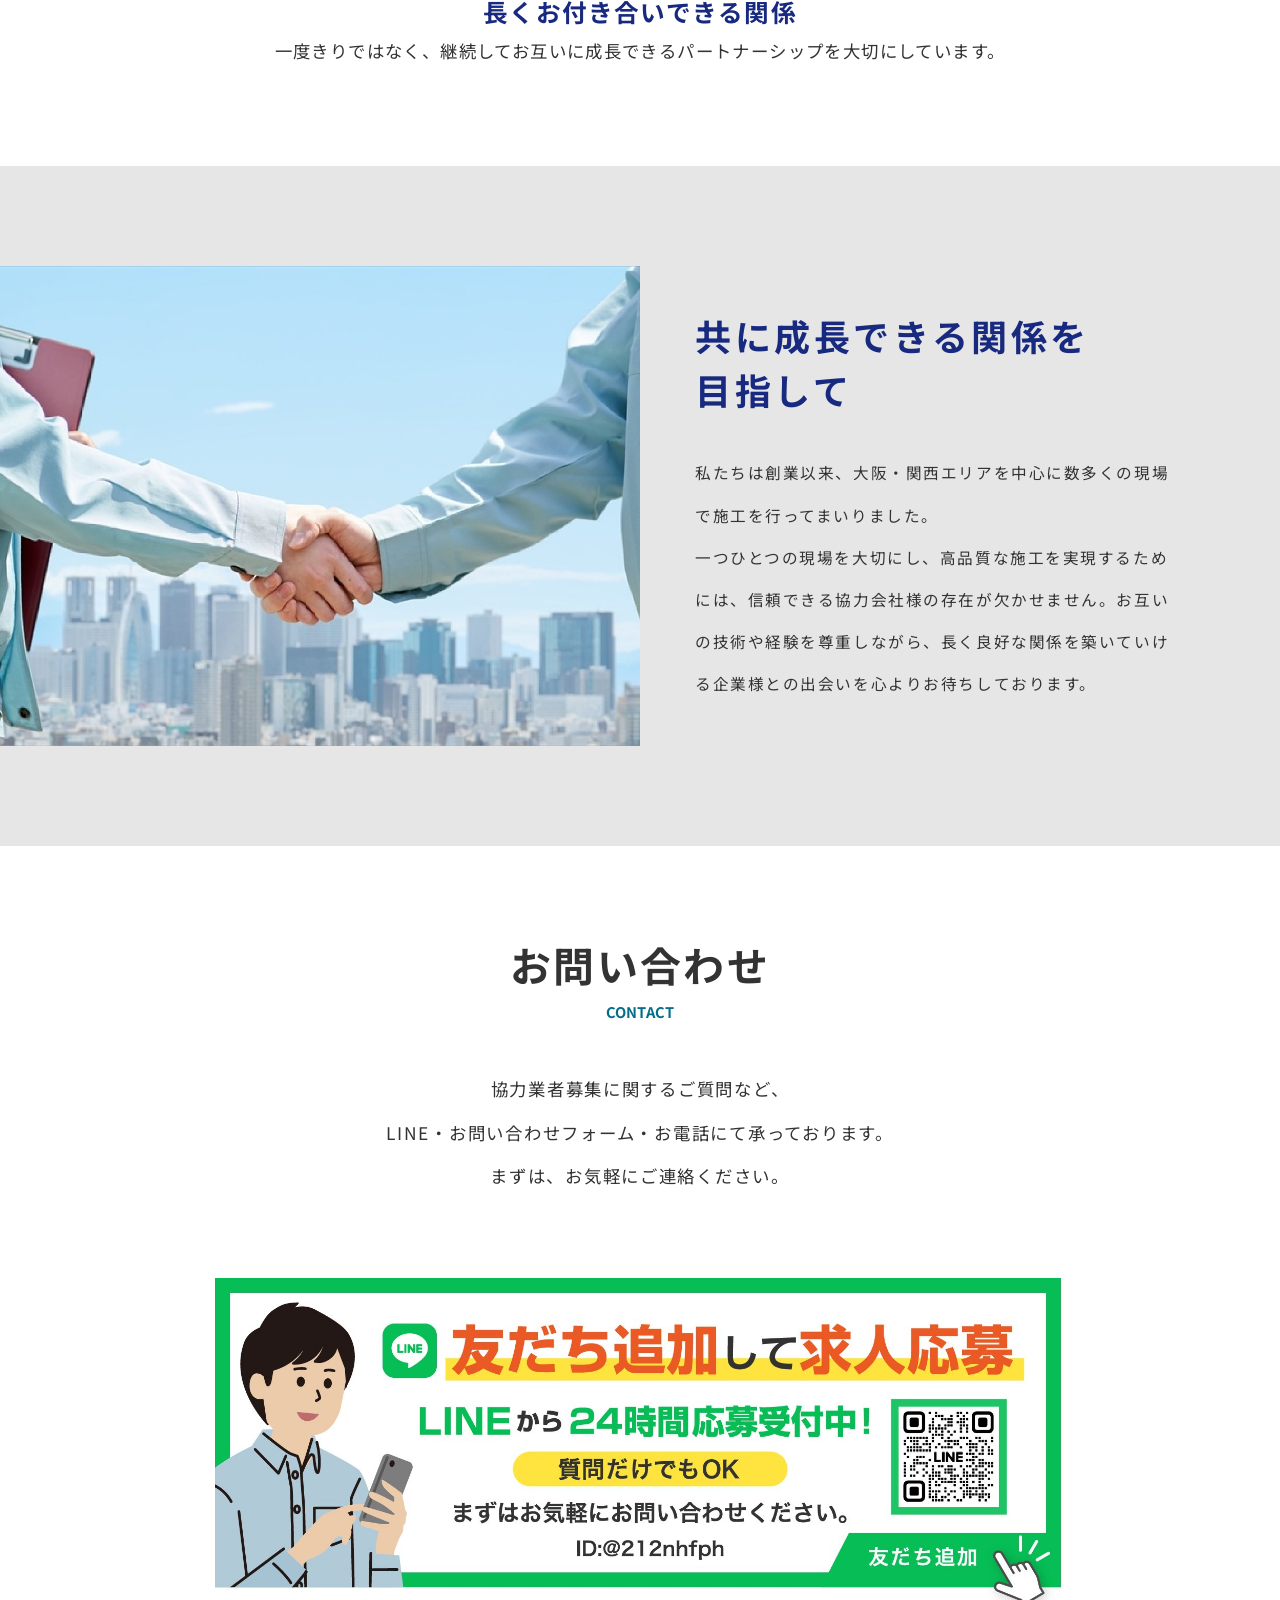
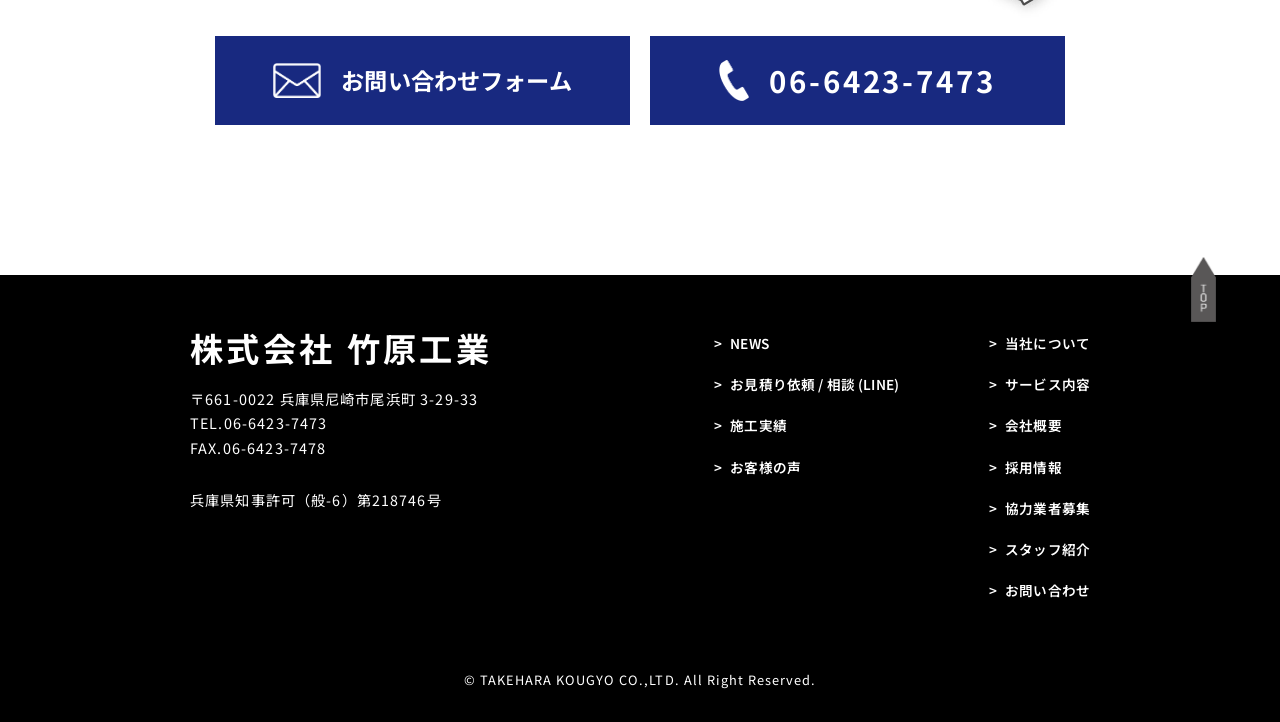
<file: business-partners.html>
<!DOCTYPE html>
<html lang="ja">

<head>
  <meta charset="utf-8" />
  <title>協力業者募集 | 株式会社 竹原工業</title>
  <meta name="description" content="テキストテキストテキストテキストテキストテキストテキストテキスト" />
  <meta name="viewport" content="width=device-width, initial-scale=1" />
  <meta name="robots" content="noindex, nofollow">
  <link rel="preconnect" href="https://fonts.googleapis.com">
  <link rel="preconnect" href="https://fonts.gstatic.com" crossorigin>
  <link href="https://fonts.googleapis.com/css2?family=Noto+Sans+JP:wght@100..900&display=swap" rel="stylesheet">
  <link rel="stylesheet" href="css/style.css" />
</head>

<body>

  <header class="l-header">
    <div class="p-header">
      <div class="p-header__main">
        <div class="p-header__inner">

          <div class="p-header__company">
            <h1 class="p-header__logo">
              <a href="index.html" class="p-header__logo-link">
                <img src="images/top/header-logo.png" alt="左官工事 株式会社竹原工業" class="p-header__logo-image">
              </a>
            </h1>

            <p class="p-header__license">
              兵庫県知事許可（般-6）第218746号
            </p>
          </div>

          <div class="p-header__right">
            <div class="p-header__tel">
              <a href="tel:0664237473" class="p-header__tel-link">
                <span class="p-header__tel-label">TEL.</span>
                <span class="p-header__tel-number">06-6423-7473</span>
              </a>

              <p class="p-header__tel-time">
                お問合せ可能時間　［平日9:00～18:00］
              </p>
            </div>

            <a href="contact.html#contact-direct" class="p-header__estimate">
              見積もり依頼
            </a>

            <a href="https://page.line.me/212nhfph" class="p-header__line">
              <span class="p-header__line-text">
                LINE で求人受付中
              </span>

              <img src="images/top/header-line-icon.png" alt="" class="p-header__line-icon">
            </a>
          </div>

          <button class="p-header__hamburger" type="button" aria-label="メニューを開く" aria-controls="header-drawer"
            aria-expanded="false">
            <span class="p-header__hamburger-line"></span>
            <span class="p-header__hamburger-line"></span>
            <span class="p-header__hamburger-line"></span>
          </button>

        </div>
      </div>

      <nav class="p-header__nav" aria-label="メインナビゲーション">
        <ul class="p-header__nav-list">
          <li class="p-header__nav-item">
            <a href="about.html" class="p-header__nav-link">当社について</a>
          </li>
          <li class="p-header__nav-item">
            <a href="service.html" class="p-header__nav-link">サービス内容</a>
          </li>
          <li class="p-header__nav-item">
            <a href="company.html" class="p-header__nav-link">会社概要</a>
          </li>
          <li class="p-header__nav-item">
            <a href="recruit.html" class="p-header__nav-link">採用情報</a>
          </li>
          <li class="p-header__nav-item">
            <a href="business-partners.html" class="p-header__nav-link">協力業者募集</a>
          </li>
          <li class="p-header__nav-item">
            <a href="staff.html" class="p-header__nav-link">スタッフ紹介</a>
          </li>
          <li class="p-header__nav-item">
            <a href="contact.html" class="p-header__nav-link">お問い合わせ</a>
          </li>
        </ul>
      </nav>

      <div class="p-header__drawer" id="header-drawer">
        <nav class="p-header__drawer-nav" aria-label="スマートフォンメニュー">
          <ul class="p-header__drawer-list">
            <li class="p-header__drawer-item">
              <a href="about.html" class="p-header__drawer-link">当社について</a>
            </li>
            <li class="p-header__drawer-item">
              <a href="service.html" class="p-header__drawer-link">サービス内容</a>
            </li>
            <li class="p-header__drawer-item">
              <a href="company.html" class="p-header__drawer-link">会社概要</a>
            </li>
            <li class="p-header__drawer-item">
              <a href="recruit.html" class="p-header__drawer-link">採用情報</a>
            </li>
            <li class="p-header__drawer-item">
              <a href="business-partners.html" class="p-header__drawer-link">協力業者募集</a>
            </li>
            <li class="p-header__drawer-item">
              <a href="staff.html" class="p-header__drawer-link">スタッフ紹介</a>
            </li>
            <li class="p-header__drawer-item">
              <a href="contact.html" class="p-header__drawer-link">お問い合わせ</a>
            </li>
          </ul>

          <div class="p-header__drawer-buttons">
            <a href="contact.html" class="p-header__drawer-estimate">
              見積もり依頼
            </a>

            <a href="https://page.line.me/212nhfph" class="p-header__drawer-line">
              LINEで求人受付中
            </a>
          </div>

          <a href="tel:0664237473" class="p-header__drawer-tel">
            <span>TEL.</span> 06-6423-7473
          </a>

          <p class="p-header__drawer-time">
            お問合せ可能時間　［平日9:00～18:00］
          </p>
        </nav>
      </div>

    </div>
  </header>

  <main class="l-main">

    <section class="c-sub-hero">
      <div class="c-sub-hero__inner">
        <h1 class="c-sub-hero__title">協力業者募集</h1>
        <p class="c-sub-hero__en">BUSINESS PARTNERS</p>
      </div>
    </section>

    <section class="p-business-partners">

      <div class="p-business-partners__lead">
        <h2 class="p-business-partners__lead-title">
          信頼でつながる、<br>
          長くお付き合いできる<br class="sp-only">パートナーへ。
        </h2>
      </div>

      <div class="p-business-partners__recruit">

        <div class="p-business-partners__recruit-content">
          <div class="p-business-partners__recruit-inner">

            <p class="p-business-partners__recruit-lead">
              共に品質を追求し、<br>
              より良い現場づくりを支えていただける<br>
              協力会社様を募集しています。
            </p>

            <ul class="p-business-partners__recruit-list">
              <li class="p-business-partners__recruit-item">
                左官工事業者様
              </li>
              <li class="p-business-partners__recruit-item">
                床工事業者様
              </li>
              <li class="p-business-partners__recruit-item">
                内装仕上工事業者様
              </li>
              <li class="p-business-partners__recruit-item">
                建築・建設関連企業様
              </li>
              <li class="p-business-partners__recruit-item">
                一人親方様
              </li>
            </ul>

          </div>
        </div>

        <div class="p-business-partners__image">
          <img src="images/business-partners/business-partners-main.jpg" alt="建設現場で働く協力業者"
            class="p-business-partners__image-item">
        </div>

      </div>

      <div class="p-business-partners__relationship">
        <div class="p-business-partners__relationship-inner">

          <h2 class="p-business-partners__relationship-title">
            信頼関係を大切にしています。
          </h2>

          <div class="p-business-partners__relationship-list">

            <div class="p-business-partners__relationship-item">
              <h3 class="p-business-partners__relationship-item-title">
                円滑なコミュニケーション
              </h3>
              <p class="p-business-partners__relationship-text">
                現場ごとの情報共有を徹底し、スムーズな施工を心掛けています。
              </p>
            </div>

            <div class="p-business-partners__relationship-item">
              <h3 class="p-business-partners__relationship-item-title">
                品質を第一に考える現場づくり
              </h3>
              <p class="p-business-partners__relationship-text">
                お客様に満足いただける施工品質を目指し、協力会社様と一丸となって取り組みます。
              </p>
            </div>

            <div class="p-business-partners__relationship-item">
              <h3 class="p-business-partners__relationship-item-title">
                長くお付き合いできる関係
              </h3>
              <p class="p-business-partners__relationship-text">
                一度きりではなく、継続してお互いに成長できるパートナーシップを大切にしています。
              </p>
            </div>

          </div>

        </div>
      </div>

    </section>

    <section class="p-business-partners-growth">
      <div class="p-business-partners-growth__image">
        <img src="images/business-partners/business-partners-handshake.jpg" alt="協力会社との信頼関係を表す握手"
          class="p-business-partners-growth__image-item">
      </div>

      <div class="p-business-partners-growth__content">
        <div class="p-business-partners-growth__content-inner">
          <h2 class="p-business-partners-growth__title">
            共に成長できる関係を<br>
            目指して
          </h2>

          <div class="p-business-partners-growth__text">
            <p>
              私たちは創業以来、大阪・関西エリアを中心に数多くの現場で施工を行ってまいりました。<br>
              一つひとつの現場を大切にし、高品質な施工を実現するためには、信頼できる協力会社様の存在が欠かせません。お互いの技術や経験を尊重しながら、長く良好な関係を築いていける企業様との出会いを心よりお待ちしております。
            </p>
          </div>
        </div>
      </div>
    </section>

    <section class="p-business-partners-contact">
      <div class="p-business-partners-contact__inner">
        <div class="p-business-partners-contact__heading">
          <h2 class="p-business-partners-contact__title">お問い合わせ</h2>
          <p class="p-business-partners-contact__en">CONTACT</p>
        </div>

        <div class="p-business-partners-contact__text">
          <p>協力業者募集に関するご質問など、<br>
            LINE・お問い合わせフォーム・お電話にて承っております。<br>
            まずは、お気軽にご連絡ください。
          </p>
        </div>
      </div>

    </section>

    <div class="c-line-recruit__inner">
      <a href="https://page.line.me/212nhfph" class="c-line-recruit__link">
        <img src="images/common/line-recruit-banner.jpg"
          alt="友だち追加して求人応募 LINEから24時間応募受付中 質問だけでもOK まずはお気軽にお問い合わせください ID:@212nhfph" class="c-line-recruit__image">
      </a>

      <div class="c-contact-buttons">
        <a href="contact.html#contact-form" class="c-contact-buttons__button">
          <img src="images/common/contact-mail.png" alt=""
            class="c-contact-buttons__icon c-contact-buttons__icon--mail">
          <span class="c-contact-buttons__text">
            お問い合わせフォーム
          </span>
        </a>

        <a href="tel:0664237473" class="c-contact-buttons__button">
          <img src="images/common/contact-tel.png" alt="" class="c-contact-buttons__icon c-contact-buttons__icon--tel">
          <span class="c-contact-buttons__text c-contact-buttons__text--tel">
            06-6423-7473
          </span>
        </a>
      </div>
    </div>

  </main>

  <footer class="l-footer">
    <div class="p-footer">

      <a href="#" class="p-footer__page-top" aria-label="ページ上部へ戻る">
        <img src="images/common/page-top.png" alt="" class="p-footer__page-top-image">
      </a>

      <div class="p-footer__inner">
        <div class="p-footer__main">
          <div class="p-footer__company">
            <p class="p-footer__company-name">株式会社 竹原工業</p>

            <div class="p-footer__company-info">
              <p>〒661-0022 兵庫県尼崎市尾浜町 3-29-33</p>
              <p>TEL.06-6423-7473</p>
              <p>FAX.06-6423-7478</p>
            </div>

            <p class="p-footer__license">
              兵庫県知事許可（般-6）第218746号
            </p>
          </div>

          <nav class="p-footer__nav" aria-label="フッターナビゲーション">
            <ul class="p-footer__nav-list">
              <li class="p-footer__nav-item">
                <a href="index.html#top-news" class="p-footer__nav-link">NEWS</a>
              </li>
              <li class="p-footer__nav-item">
                <a href="contact.html#contact-direct" class="p-footer__nav-link">お見積り依頼 / 相談 (LINE)</a>
              </li>
              <li class="p-footer__nav-item">
                <a href="service.html#service-works" class="p-footer__nav-link">施工実績</a>
              </li>
              <li class="p-footer__nav-item">
                <a href="index.html#top-voice" class="p-footer__nav-link">お客様の声</a>
              </li>
            </ul>

            <ul class="p-footer__nav-list">
              <li class="p-footer__nav-item">
                <a href="about.html" class="p-footer__nav-link">当社について</a>
              </li>
              <li class="p-footer__nav-item">
                <a href="service.html" class="p-footer__nav-link">サービス内容</a>
              </li>
              <li class="p-footer__nav-item">
                <a href="company.html" class="p-footer__nav-link">会社概要</a>
              </li>
              <li class="p-footer__nav-item">
                <a href="recruit.html" class="p-footer__nav-link">採用情報</a>
              </li>
              <li class="p-footer__nav-item">
                <a href="business-partners.html" class="p-footer__nav-link">協力業者募集</a>
              </li>
              <li class="p-footer__nav-item">
                <a href="staff.html" class="p-footer__nav-link">スタッフ紹介</a>
              </li>
              <li class="p-footer__nav-item">
                <a href="contact.html" class="p-footer__nav-link">お問い合わせ</a>
              </li>
            </ul>
          </nav>
        </div>

        <p class="p-footer__copyright">
          &copy; TAKEHARA KOUGYO CO.,LTD. All Right Reserved.
        </p>
      </div>
    </div>
  </footer>

  <script src="js/main.js"></script>
</body>

</html>
</file>
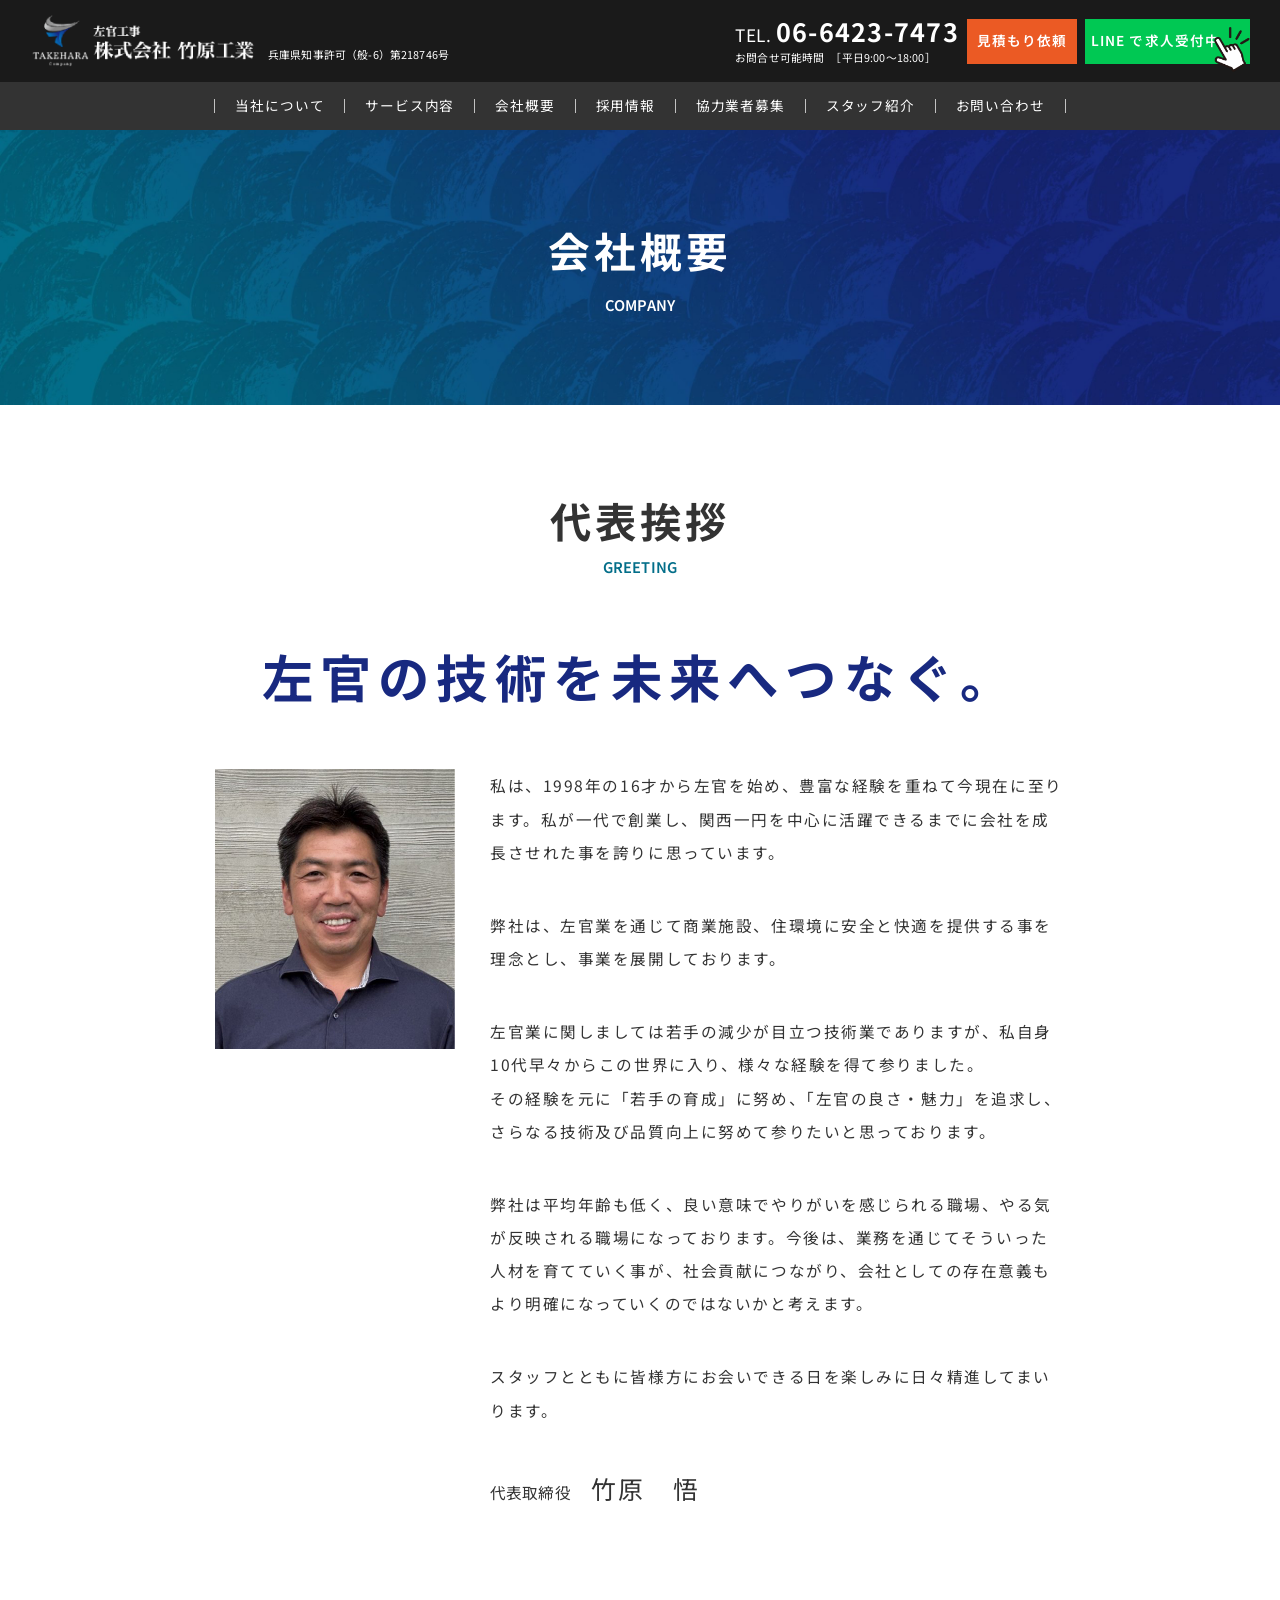
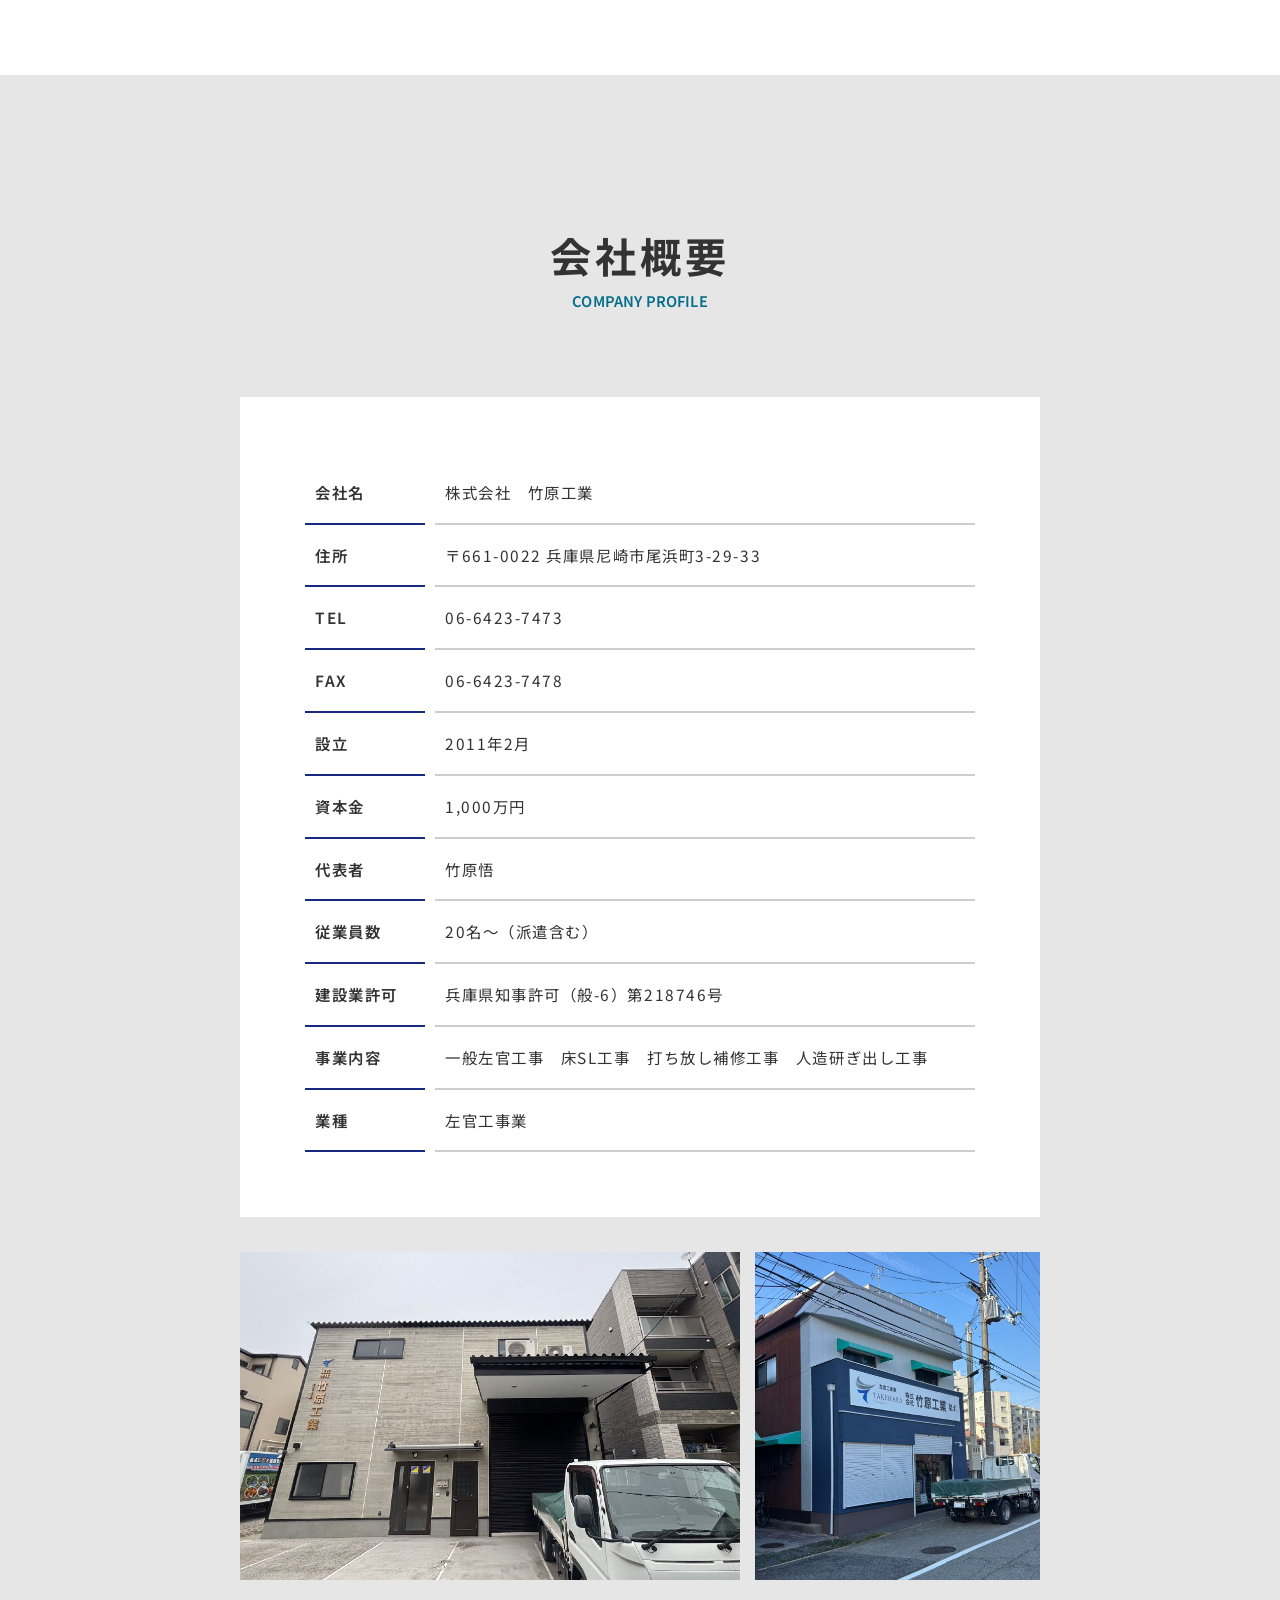
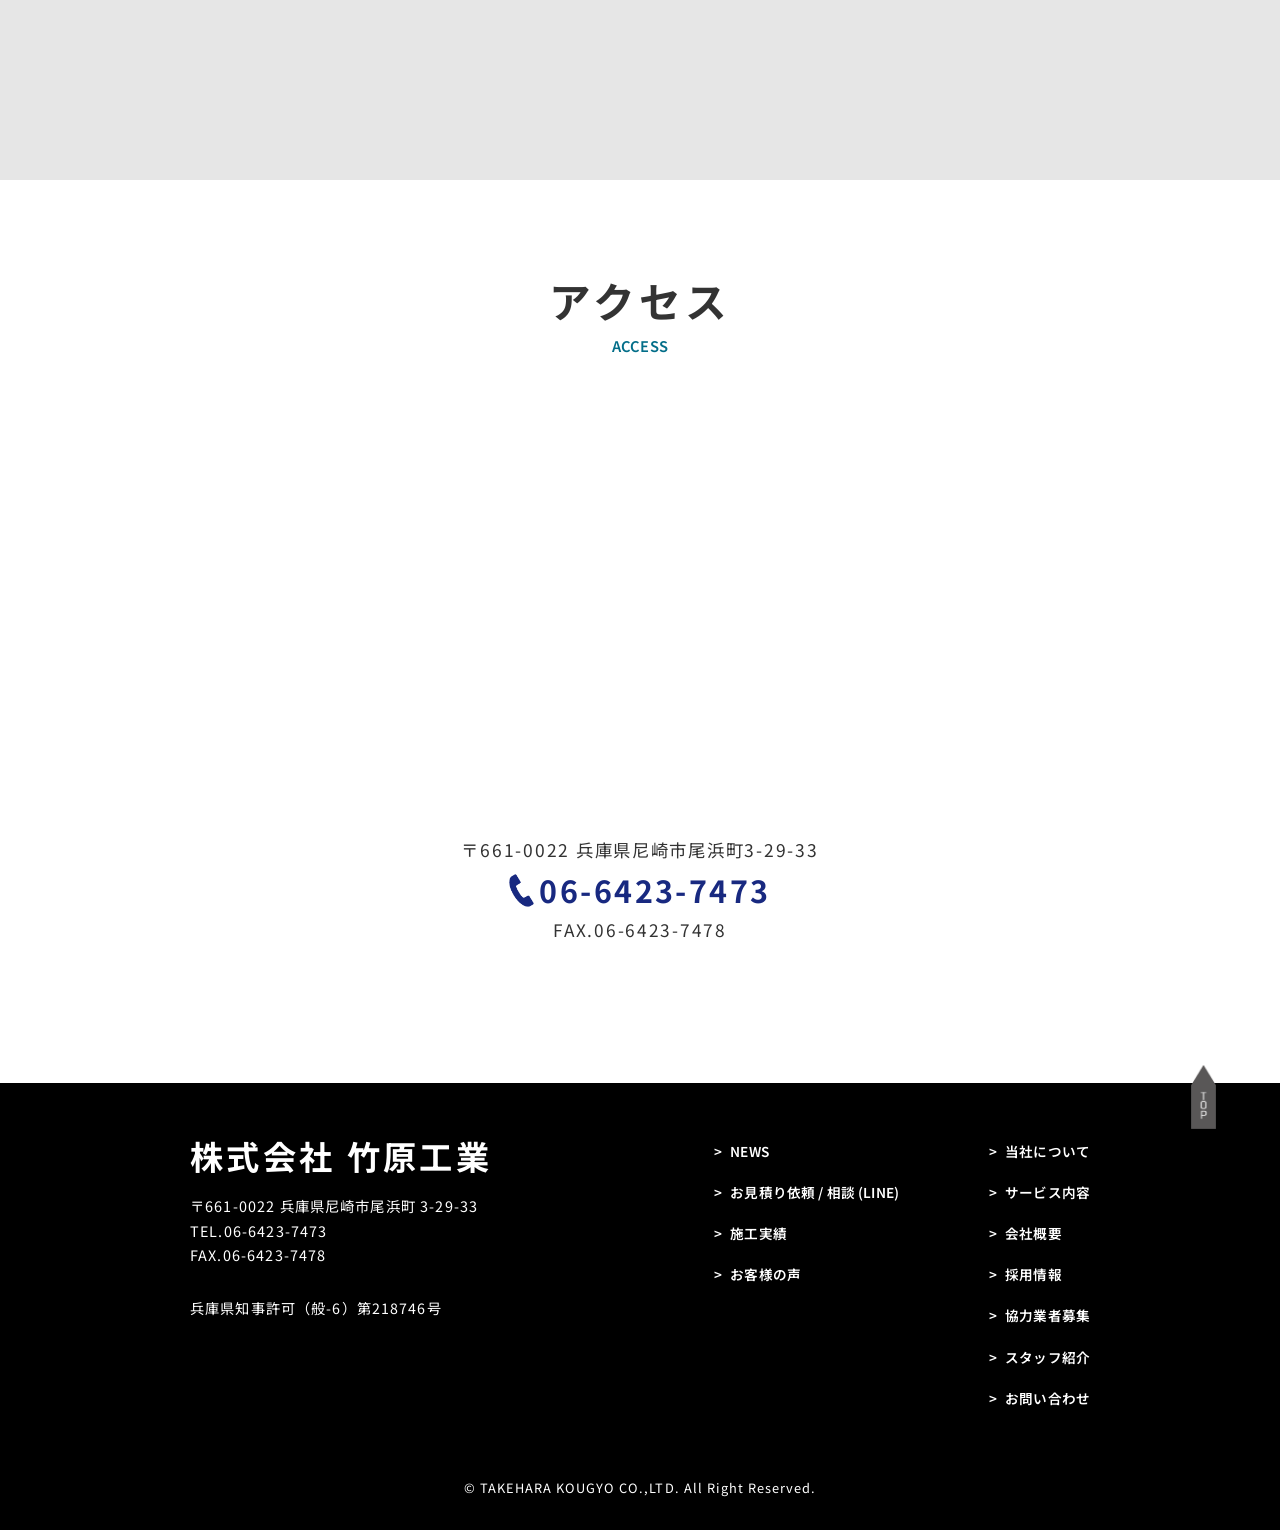
<file: company.html>
<!DOCTYPE html>
<html lang="ja">

<head>
  <meta charset="utf-8" />
  <title>会社概要 | 株式会社 竹原工業</title>
  <meta name="description" content="テキストテキストテキストテキストテキストテキストテキストテキスト" />
  <meta name="viewport" content="width=device-width, initial-scale=1" />
  <meta name="robots" content="noindex, nofollow">
  <link rel="preconnect" href="https://fonts.googleapis.com">
  <link rel="preconnect" href="https://fonts.gstatic.com" crossorigin>
  <link href="https://fonts.googleapis.com/css2?family=Noto+Sans+JP:wght@100..900&display=swap" rel="stylesheet">
  <link rel="stylesheet" href="css/style.css" />
</head>

<body>

  <header class="l-header">
    <div class="p-header">
      <div class="p-header__main">
        <div class="p-header__inner">

          <div class="p-header__company">
            <h1 class="p-header__logo">
              <a href="index.html" class="p-header__logo-link">
                <img src="images/top/header-logo.png" alt="左官工事 株式会社竹原工業" class="p-header__logo-image">
              </a>
            </h1>

            <p class="p-header__license">
              兵庫県知事許可（般-6）第218746号
            </p>
          </div>

          <div class="p-header__right">
            <div class="p-header__tel">
              <a href="tel:0664237473" class="p-header__tel-link">
                <span class="p-header__tel-label">TEL.</span>
                <span class="p-header__tel-number">06-6423-7473</span>
              </a>

              <p class="p-header__tel-time">
                お問合せ可能時間　［平日9:00～18:00］
              </p>
            </div>

            <a href="contact.html#contact-direct" class="p-header__estimate">
              見積もり依頼
            </a>

            <a href="https://page.line.me/212nhfph" class="p-header__line">
              <span class="p-header__line-text">
                LINE で求人受付中
              </span>

              <img src="images/top/header-line-icon.png" alt="" class="p-header__line-icon">
            </a>
          </div>

          <button class="p-header__hamburger" type="button" aria-label="メニューを開く" aria-controls="header-drawer"
            aria-expanded="false">
            <span class="p-header__hamburger-line"></span>
            <span class="p-header__hamburger-line"></span>
            <span class="p-header__hamburger-line"></span>
          </button>

        </div>
      </div>

      <nav class="p-header__nav" aria-label="メインナビゲーション">
        <ul class="p-header__nav-list">
          <li class="p-header__nav-item">
            <a href="about.html" class="p-header__nav-link">当社について</a>
          </li>
          <li class="p-header__nav-item">
            <a href="service.html" class="p-header__nav-link">サービス内容</a>
          </li>
          <li class="p-header__nav-item">
            <a href="company.html" class="p-header__nav-link">会社概要</a>
          </li>
          <li class="p-header__nav-item">
            <a href="recruit.html" class="p-header__nav-link">採用情報</a>
          </li>
          <li class="p-header__nav-item">
            <a href="business-partners.html" class="p-header__nav-link">協力業者募集</a>
          </li>
          <li class="p-header__nav-item">
            <a href="staff.html" class="p-header__nav-link">スタッフ紹介</a>
          </li>
          <li class="p-header__nav-item">
            <a href="contact.html" class="p-header__nav-link">お問い合わせ</a>
          </li>
        </ul>
      </nav>

      <div class="p-header__drawer" id="header-drawer">
        <nav class="p-header__drawer-nav" aria-label="スマートフォンメニュー">
          <ul class="p-header__drawer-list">
            <li class="p-header__drawer-item">
              <a href="about.html" class="p-header__drawer-link">当社について</a>
            </li>
            <li class="p-header__drawer-item">
              <a href="service.html" class="p-header__drawer-link">サービス内容</a>
            </li>
            <li class="p-header__drawer-item">
              <a href="company.html" class="p-header__drawer-link">会社概要</a>
            </li>
            <li class="p-header__drawer-item">
              <a href="recruit.html" class="p-header__drawer-link">採用情報</a>
            </li>
            <li class="p-header__drawer-item">
              <a href="business-partners.html" class="p-header__drawer-link">協力業者募集</a>
            </li>
            <li class="p-header__drawer-item">
              <a href="staff.html" class="p-header__drawer-link">スタッフ紹介</a>
            </li>
            <li class="p-header__drawer-item">
              <a href="contact.html" class="p-header__drawer-link">お問い合わせ</a>
            </li>
          </ul>

          <div class="p-header__drawer-buttons">
            <a href="contact.html" class="p-header__drawer-estimate">
              見積もり依頼
            </a>

            <a href="https://page.line.me/212nhfph" class="p-header__drawer-line">
              LINEで求人受付中
            </a>
          </div>

          <a href="tel:0664237473" class="p-header__drawer-tel">
            <span>TEL.</span> 06-6423-7473
          </a>

          <p class="p-header__drawer-time">
            お問合せ可能時間　［平日9:00～18:00］
          </p>
        </nav>
      </div>

    </div>
  </header>

  <main class="l-main">

    <section class="c-sub-hero">
      <div class="c-sub-hero__inner">
        <h1 class="c-sub-hero__title">会社概要</h1>
        <p class="c-sub-hero__en">COMPANY</p>
      </div>
    </section>

    <section class="p-company-greeting">
      <div class="p-company-greeting__inner">

        <div class="p-company-greeting__heading">
          <h2 class="p-company-greeting__heading-title">代表挨拶</h2>
          <p class="p-company-greeting__heading-en">GREETING</p>
        </div>

        <p class="p-company-greeting__catch">
          左官の技術を未来へつなぐ。
        </p>

        <div class="p-company-greeting__content">

          <div class="p-company-greeting__image">
            <img src="images/company/company-president.jpg" alt="株式会社竹原工業 代表取締役 竹原悟"
              class="p-company-greeting__image-item">
          </div>

          <div class="p-company-greeting__body">
            <div class="p-company-greeting__text">
              <p>
                私は、1998年の16才から左官を始め、豊富な経験を重ねて今現在に至ります。私が一代で創業し、関西一円を中心に活躍できるまでに会社を成長させれた事を誇りに思っています。
              </p>

              <p>
                弊社は、左官業を通じて商業施設、住環境に安全と快適を提供する事を理念とし、事業を展開しております。
              </p>

              <p>
                左官業に関しましては若手の減少が目立つ技術業でありますが、私自身10代早々からこの世界に入り、様々な経験を得て参りました。<br>
                その経験を元に「若手の育成」に努め、「左官の良さ・魅力」を追求し、さらなる技術及び品質向上に努めて参りたいと思っております。
              </p>

              <p>
                弊社は平均年齢も低く、良い意味でやりがいを感じられる職場、やる気が反映される職場になっております。今後は、業務を通じてそういった人材を育てていく事が、社会貢献につながり、会社としての存在意義もより明確になっていくのではないかと考えます。
              </p>

              <p>
                スタッフとともに皆様方にお会いできる日を楽しみに日々精進してまいります。
              </p>
            </div>

            <p class="p-company-greeting__signature">
              <span class="p-company-greeting__position">代表取締役</span>
              <span class="p-company-greeting__name">竹原　悟</span>
            </p>
          </div>

        </div>
      </div>
    </section>

    <section class="p-company-profile">
      <div class="p-company-profile__inner">

        <div class="p-company-profile__heading">
          <h2 class="p-company-profile__title">会社概要</h2>
          <p class="p-company-profile__en">COMPANY PROFILE</p>
        </div>

        <div class="p-company-profile__box">
          <dl class="p-company-profile__list">

            <div class="p-company-profile__row">
              <dt class="p-company-profile__term">会社名</dt>
              <dd class="p-company-profile__description">
                株式会社　竹原工業
              </dd>
            </div>

            <div class="p-company-profile__row">
              <dt class="p-company-profile__term">住所</dt>
              <dd class="p-company-profile__description">
                〒661-0022 兵庫県尼崎市尾浜町3-29-33
              </dd>
            </div>

            <div class="p-company-profile__row">
              <dt class="p-company-profile__term">TEL</dt>
              <dd class="p-company-profile__description">
                <a href="tel:0664237473">06-6423-7473</a>
              </dd>
            </div>

            <div class="p-company-profile__row">
              <dt class="p-company-profile__term">FAX</dt>
              <dd class="p-company-profile__description">
                06-6423-7478
              </dd>
            </div>

            <div class="p-company-profile__row">
              <dt class="p-company-profile__term">設立</dt>
              <dd class="p-company-profile__description">
                2011年2月
              </dd>
            </div>

            <div class="p-company-profile__row">
              <dt class="p-company-profile__term">資本金</dt>
              <dd class="p-company-profile__description">
                1,000万円
              </dd>
            </div>

            <div class="p-company-profile__row">
              <dt class="p-company-profile__term">代表者</dt>
              <dd class="p-company-profile__description">
                竹原悟
              </dd>
            </div>

            <div class="p-company-profile__row">
              <dt class="p-company-profile__term">従業員数</dt>
              <dd class="p-company-profile__description">
                20名〜（派遣含む）
              </dd>
            </div>

            <div class="p-company-profile__row">
              <dt class="p-company-profile__term">建設業許可</dt>
              <dd class="p-company-profile__description">
                兵庫県知事許可（般-6）第218746号
              </dd>
            </div>

            <div class="p-company-profile__row">
              <dt class="p-company-profile__term">事業内容</dt>
              <dd class="p-company-profile__description">
                一般左官工事　床SL工事　打ち放し補修工事　人造研ぎ出し工事
              </dd>
            </div>

            <div class="p-company-profile__row">
              <dt class="p-company-profile__term">業種</dt>
              <dd class="p-company-profile__description">
                左官工事業
              </dd>
            </div>

          </dl>
        </div>

        <div class="p-company-profile__images">
          <div class="p-company-profile__image p-company-profile__image--large">
            <img src="images/company/company-office01.jpg" alt="竹原工業の事業所" class="p-company-profile__image-item">
          </div>

          <div class="p-company-profile__image p-company-profile__image--small">
            <img src="images/company/company-office02.jpg" alt="竹原工業の社屋" class="p-company-profile__image-item">
          </div>
        </div>

      </div>
    </section>

    <section class="c-top-access" id="access">
      <div class="c-top-access__heading">
        <div class="c-section-heading">
          <h2 class="c-section-heading__title">アクセス</h2>
          <p class="c-section-heading__en">ACCESS</p>
        </div>
      </div>

      <div class="c-top-access__map">
        <iframe
          src="https://www.google.com/maps/embed?pb=!1m18!1m12!1m3!1d3278.703175096539!2d135.41684547659304!3d34.73787557290649!2m3!1f0!2f0!3f0!3m2!1i1024!2i768!4f13.1!3m3!1m2!1s0x6000efe1dee8be19%3A0xe5617f0f4656ec1b!2z5qCq5byP5Lya56S-IOerueWOn-W3pealrQ!5e0!3m2!1sja!2sjp!4v1789703562118!5m2!1sja!2sjp"
          class="c-top-access__map-frame" loading="lazy" referrerpolicy="no-referrer-when-downgrade"
          title="株式会社竹原工業 アクセスマップ"></iframe>
      </div>

      <div class="c-top-access__info">
        <p class="c-top-access__address">
          〒661-0022 兵庫県尼崎市尾浜町3-29-33
        </p>

        <a href="tel:0664237473" class="c-top-access__tel">
          <img src="images/top/access-tel-icon.png" alt="" class="c-top-access__tel-icon">
          <span class="c-top-access__tel-number">06-6423-7473</span>
        </a>

        <p class="c-top-access__fax">
          FAX.06-6423-7478
        </p>
      </div>
    </section>

  </main>

  <footer class="l-footer">
    <div class="p-footer">

      <a href="#" class="p-footer__page-top" aria-label="ページ上部へ戻る">
        <img src="images/common/page-top.png" alt="" class="p-footer__page-top-image">
      </a>

      <div class="p-footer__inner">
        <div class="p-footer__main">
          <div class="p-footer__company">
            <p class="p-footer__company-name">株式会社 竹原工業</p>

            <div class="p-footer__company-info">
              <p>〒661-0022 兵庫県尼崎市尾浜町 3-29-33</p>
              <p>TEL.06-6423-7473</p>
              <p>FAX.06-6423-7478</p>
            </div>

            <p class="p-footer__license">
              兵庫県知事許可（般-6）第218746号
            </p>
          </div>

          <nav class="p-footer__nav" aria-label="フッターナビゲーション">
            <ul class="p-footer__nav-list">
              <li class="p-footer__nav-item">
                <a href="index.html#top-news" class="p-footer__nav-link">NEWS</a>
              </li>
              <li class="p-footer__nav-item">
                <a href="contact.html#contact-direct" class="p-footer__nav-link">お見積り依頼 / 相談 (LINE)</a>
              </li>
              <li class="p-footer__nav-item">
                <a href="service.html#service-works" class="p-footer__nav-link">施工実績</a>
              </li>
              <li class="p-footer__nav-item">
                <a href="index.html#top-voice" class="p-footer__nav-link">お客様の声</a>
              </li>
            </ul>

            <ul class="p-footer__nav-list">
              <li class="p-footer__nav-item">
                <a href="about.html" class="p-footer__nav-link">当社について</a>
              </li>
              <li class="p-footer__nav-item">
                <a href="service.html" class="p-footer__nav-link">サービス内容</a>
              </li>
              <li class="p-footer__nav-item">
                <a href="company.html" class="p-footer__nav-link">会社概要</a>
              </li>
              <li class="p-footer__nav-item">
                <a href="recruit.html" class="p-footer__nav-link">採用情報</a>
              </li>
              <li class="p-footer__nav-item">
                <a href="business-partners.html" class="p-footer__nav-link">協力業者募集</a>
              </li>
              <li class="p-footer__nav-item">
                <a href="staff.html" class="p-footer__nav-link">スタッフ紹介</a>
              </li>
              <li class="p-footer__nav-item">
                <a href="contact.html" class="p-footer__nav-link">お問い合わせ</a>
              </li>
            </ul>
          </nav>
        </div>

        <p class="p-footer__copyright">
          &copy; TAKEHARA KOUGYO CO.,LTD. All Right Reserved.
        </p>
      </div>
    </div>
  </footer>

  <script src="js/main.js"></script>
</body>

</html>
</file>
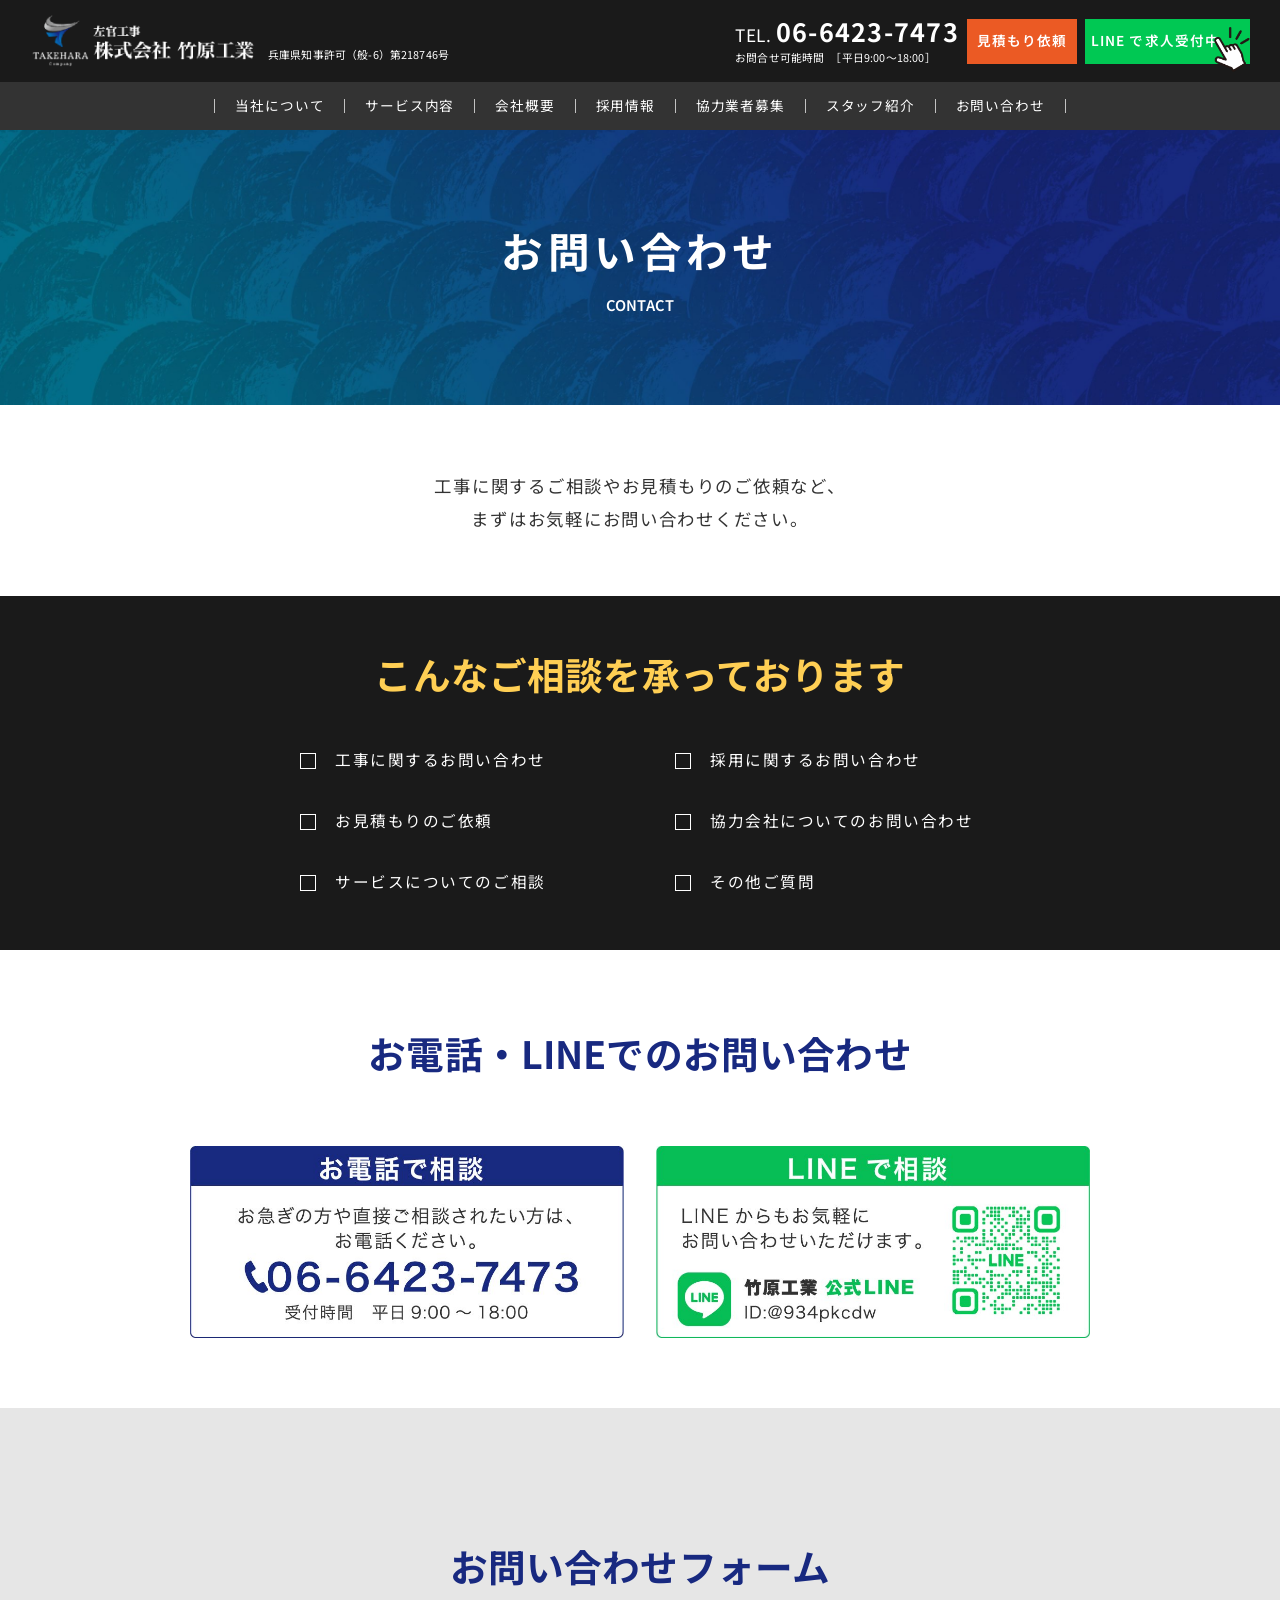
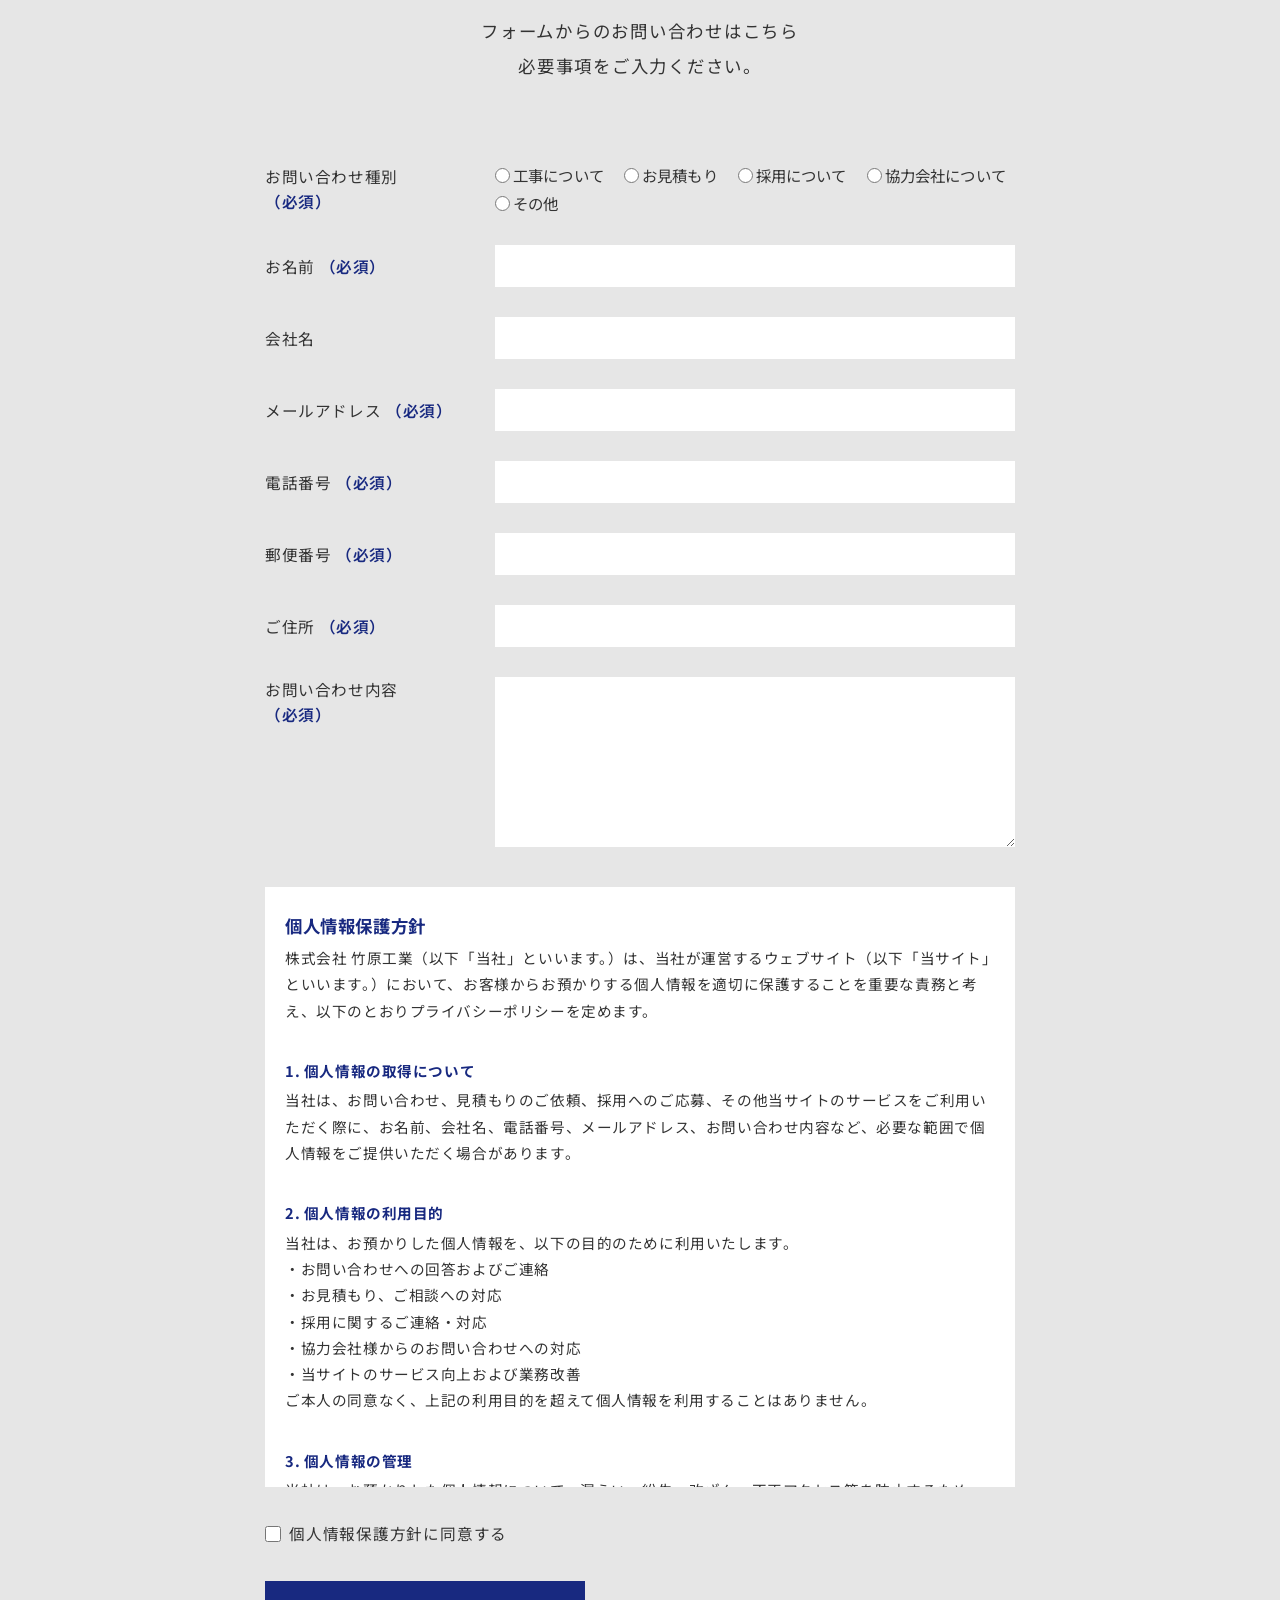
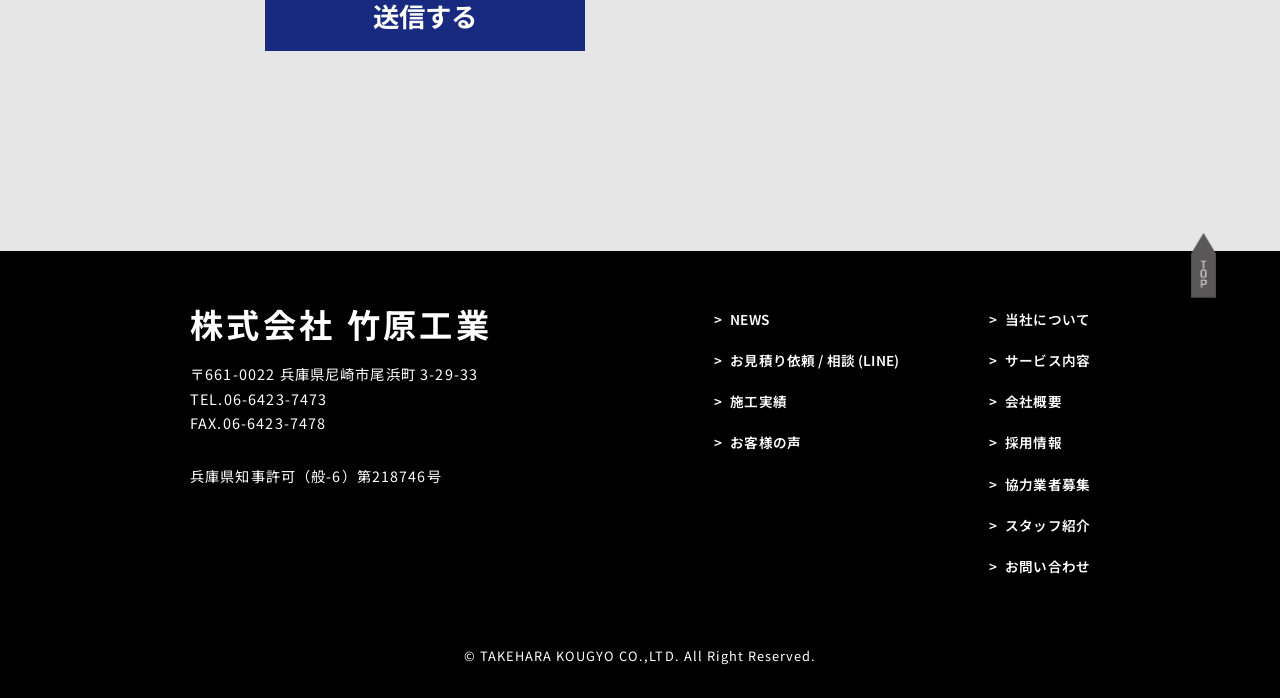
<file: contact.html>
<!DOCTYPE html>
<html lang="ja">

<head>
  <meta charset="utf-8" />
  <title>お問い合わせ | 株式会社 竹原工業</title>
  <meta name="description" content="テキストテキストテキストテキストテキストテキストテキストテキスト" />
  <meta name="viewport" content="width=device-width, initial-scale=1" />
  <meta name="robots" content="noindex, nofollow">
  <link rel="preconnect" href="https://fonts.googleapis.com">
  <link rel="preconnect" href="https://fonts.gstatic.com" crossorigin>
  <link href="https://fonts.googleapis.com/css2?family=Noto+Sans+JP:wght@100..900&display=swap" rel="stylesheet">
  <link rel="stylesheet" href="css/style.css" />
</head>

<body>

  <header class="l-header">
    <div class="p-header">
      <div class="p-header__main">
        <div class="p-header__inner">

          <div class="p-header__company">
            <h1 class="p-header__logo">
              <a href="index.html" class="p-header__logo-link">
                <img src="images/top/header-logo.png" alt="左官工事 株式会社竹原工業" class="p-header__logo-image">
              </a>
            </h1>

            <p class="p-header__license">
              兵庫県知事許可（般-6）第218746号
            </p>
          </div>

          <div class="p-header__right">
            <div class="p-header__tel">
              <a href="tel:0664237473" class="p-header__tel-link">
                <span class="p-header__tel-label">TEL.</span>
                <span class="p-header__tel-number">06-6423-7473</span>
              </a>

              <p class="p-header__tel-time">
                お問合せ可能時間　［平日9:00～18:00］
              </p>
            </div>

            <a href="contact.html#contact-direct" class="p-header__estimate">
              見積もり依頼
            </a>

            <a href="https://page.line.me/212nhfph" class="p-header__line">
              <span class="p-header__line-text">
                LINE で求人受付中
              </span>

              <img src="images/top/header-line-icon.png" alt="" class="p-header__line-icon">
            </a>
          </div>

          <button class="p-header__hamburger" type="button" aria-label="メニューを開く" aria-controls="header-drawer"
            aria-expanded="false">
            <span class="p-header__hamburger-line"></span>
            <span class="p-header__hamburger-line"></span>
            <span class="p-header__hamburger-line"></span>
          </button>

        </div>
      </div>

      <nav class="p-header__nav" aria-label="メインナビゲーション">
        <ul class="p-header__nav-list">
          <li class="p-header__nav-item">
            <a href="about.html" class="p-header__nav-link">当社について</a>
          </li>
          <li class="p-header__nav-item">
            <a href="service.html" class="p-header__nav-link">サービス内容</a>
          </li>
          <li class="p-header__nav-item">
            <a href="company.html" class="p-header__nav-link">会社概要</a>
          </li>
          <li class="p-header__nav-item">
            <a href="recruit.html" class="p-header__nav-link">採用情報</a>
          </li>
          <li class="p-header__nav-item">
            <a href="business-partners.html" class="p-header__nav-link">協力業者募集</a>
          </li>
          <li class="p-header__nav-item">
            <a href="staff.html" class="p-header__nav-link">スタッフ紹介</a>
          </li>
          <li class="p-header__nav-item">
            <a href="contact.html" class="p-header__nav-link">お問い合わせ</a>
          </li>
        </ul>
      </nav>

      <div class="p-header__drawer" id="header-drawer">
        <nav class="p-header__drawer-nav" aria-label="スマートフォンメニュー">
          <ul class="p-header__drawer-list">
            <li class="p-header__drawer-item">
              <a href="about.html" class="p-header__drawer-link">当社について</a>
            </li>
            <li class="p-header__drawer-item">
              <a href="service.html" class="p-header__drawer-link">サービス内容</a>
            </li>
            <li class="p-header__drawer-item">
              <a href="company.html" class="p-header__drawer-link">会社概要</a>
            </li>
            <li class="p-header__drawer-item">
              <a href="recruit.html" class="p-header__drawer-link">採用情報</a>
            </li>
            <li class="p-header__drawer-item">
              <a href="business-partners.html" class="p-header__drawer-link">協力業者募集</a>
            </li>
            <li class="p-header__drawer-item">
              <a href="staff.html" class="p-header__drawer-link">スタッフ紹介</a>
            </li>
            <li class="p-header__drawer-item">
              <a href="contact.html" class="p-header__drawer-link">お問い合わせ</a>
            </li>
          </ul>

          <div class="p-header__drawer-buttons">
            <a href="contact.html" class="p-header__drawer-estimate">
              見積もり依頼
            </a>

            <a href="https://page.line.me/212nhfph" class="p-header__drawer-line">
              LINEで求人受付中
            </a>
          </div>

          <a href="tel:0664237473" class="p-header__drawer-tel">
            <span>TEL.</span> 06-6423-7473
          </a>

          <p class="p-header__drawer-time">
            お問合せ可能時間　［平日9:00～18:00］
          </p>
        </nav>
      </div>

    </div>
  </header>

  <main class="l-main">

    <section class="c-sub-hero">
      <div class="c-sub-hero__inner">
        <h1 class="c-sub-hero__title">お問い合わせ</h1>
        <p class="c-sub-hero__en">CONTACT</p>
      </div>
    </section>

    <section class="p-contact">

      <div class="p-contact__lead">
        <div class="p-contact__lead-inner">
          <p class="p-contact__lead-text">
            工事に関するご相談やお見積もりのご依頼など、<br>
            まずはお気軽にお問い合わせください。
          </p>
        </div>
      </div>

      <div class="p-contact__consultation">
        <div class="p-contact__consultation-inner">

          <h2 class="p-contact__consultation-title">
            こんなご相談を<br class="sp-only">承っております
          </h2>

          <ul class="p-contact__consultation-list">
            <li class="p-contact__consultation-item">
              工事に関するお問い合わせ
            </li>

            <li class="p-contact__consultation-item">
              採用に関するお問い合わせ
            </li>

            <li class="p-contact__consultation-item">
              お見積もりのご依頼
            </li>

            <li class="p-contact__consultation-item">
              協力会社についてのお問い合わせ
            </li>

            <li class="p-contact__consultation-item">
              サービスについてのご相談
            </li>

            <li class="p-contact__consultation-item">
              その他ご質問
            </li>
          </ul>

        </div>
      </div>

      <section class="p-contact-direct" id="contact-direct">
        <div class="p-contact-direct__inner">

          <h2 class="p-contact-direct__title">
            お電話・LINEでの<br class="sp-only">お問い合わせ
          </h2>

          <div class="p-contact-direct__list">

            <a href="tel:0664237473" class="p-contact-direct__item">
              <img src="images/contact/contact-tel.jpg" alt="お電話で相談 06-6423-7473 受付時間 平日9:00〜18:00"
                class="p-contact-direct__image">
            </a>

            <a href="#" class="p-contact-direct__item">
              <img src="images/contact/contact-line.jpg" alt="LINEで相談 竹原工業公式LINE ID:@934pkcdw"
                class="p-contact-direct__image">
            </a>

          </div>

        </div>
      </section>

    </section>

    <section class="p-contact-form" id="contact-form">
      <div class="p-contact-form__inner">

        <div class="p-contact-form__heading">
          <h2 class="p-contact-form__title">
            お問い合わせフォーム
          </h2>

          <p class="p-contact-form__lead">
            フォームからのお問い合わせはこちら<br>
            必要事項をご入力ください。
          </p>
        </div>

        <form action="" method="post" class="p-contact-form__form">

          <div class="p-contact-form__row p-contact-form__row--type">
            <div class="p-contact-form__label">
              お問い合わせ種別
              <span class="p-contact-form__required">（必須）</span>
            </div>

            <div class="p-contact-form__field">
              <div class="p-contact-form__radio-list">

                <label class="p-contact-form__radio">
                  <input type="radio" name="contact_type" value="工事について" required>
                  <span>工事について</span>
                </label>

                <label class="p-contact-form__radio">
                  <input type="radio" name="contact_type" value="お見積もり">
                  <span>お見積もり</span>
                </label>

                <label class="p-contact-form__radio">
                  <input type="radio" name="contact_type" value="採用について">
                  <span>採用について</span>
                </label>

                <label class="p-contact-form__radio">
                  <input type="radio" name="contact_type" value="協力会社について">
                  <span>協力会社について</span>
                </label>

                <label class="p-contact-form__radio">
                  <input type="radio" name="contact_type" value="その他">
                  <span>その他</span>
                </label>

              </div>
            </div>
          </div>

          <div class="p-contact-form__row">
            <label for="contact-name" class="p-contact-form__label">
              お名前
              <span class="p-contact-form__required">（必須）</span>
            </label>

            <div class="p-contact-form__field">
              <input type="text" id="contact-name" name="name" class="p-contact-form__input" required>
            </div>
          </div>

          <div class="p-contact-form__row">
            <label for="contact-company" class="p-contact-form__label">
              会社名
            </label>

            <div class="p-contact-form__field">
              <input type="text" id="contact-company" name="company" class="p-contact-form__input">
            </div>
          </div>

          <div class="p-contact-form__row">
            <label for="contact-email" class="p-contact-form__label">
              メールアドレス
              <span class="p-contact-form__required">（必須）</span>
            </label>

            <div class="p-contact-form__field">
              <input type="email" id="contact-email" name="email" class="p-contact-form__input" required>
            </div>
          </div>

          <div class="p-contact-form__row">
            <label for="contact-tel" class="p-contact-form__label">
              電話番号
              <span class="p-contact-form__required">（必須）</span>
            </label>

            <div class="p-contact-form__field">
              <input type="tel" id="contact-tel" name="tel" class="p-contact-form__input" required>
            </div>
          </div>

          <div class="p-contact-form__row">
            <label for="contact-postal-code" class="p-contact-form__label">
              郵便番号
              <span class="p-contact-form__required">（必須）</span>
            </label>

            <div class="p-contact-form__field">
              <input type="text" id="contact-postal-code" name="postal_code" class="p-contact-form__input"
                inputmode="numeric" required>
            </div>
          </div>

          <div class="p-contact-form__row">
            <label for="contact-address" class="p-contact-form__label">
              ご住所
              <span class="p-contact-form__required">（必須）</span>
            </label>

            <div class="p-contact-form__field">
              <input type="text" id="contact-address" name="address" class="p-contact-form__input" required>
            </div>
          </div>

          <div class="p-contact-form__row p-contact-form__row--textarea">
            <label for="contact-message" class="p-contact-form__label">
              お問い合わせ内容
              <span class="p-contact-form__required">（必須）</span>
            </label>

            <div class="p-contact-form__field">
              <textarea id="contact-message" name="message" class="p-contact-form__textarea" required></textarea>
            </div>
          </div>

          <div class="p-contact-form__privacy">
            <div class="p-contact-form__privacy-scroll">

              <h3 class="p-contact-form__privacy-title">
                個人情報保護方針
              </h3>

              <p>
                株式会社
                竹原工業（以下「当社」といいます。）は、当社が運営するウェブサイト（以下「当サイト」といいます。）において、お客様からお預かりする個人情報を適切に保護することを重要な責務と考え、以下のとおりプライバシーポリシーを定めます。
              </p>

              <h4>1. 個人情報の取得について</h4>

              <p>
                当社は、お問い合わせ、見積もりのご依頼、採用へのご応募、その他当サイトのサービスをご利用いただく際に、お名前、会社名、電話番号、メールアドレス、お問い合わせ内容など、必要な範囲で個人情報をご提供いただく場合があります。
              </p>

              <h4>2. 個人情報の利用目的</h4>

              <p>
                当社は、お預かりした個人情報を、以下の目的のために利用いたします。
              </p>

              <ul>
                <li>お問い合わせへの回答およびご連絡</li>
                <li>お見積もり、ご相談への対応</li>
                <li>採用に関するご連絡・対応</li>
                <li>協力会社様からのお問い合わせへの対応</li>
                <li>当サイトのサービス向上および業務改善</li>
              </ul>

              <p>
                ご本人の同意なく、上記の利用目的を超えて個人情報を利用することはありません。
              </p>

              <h4>3. 個人情報の管理</h4>

              <p>
                当社は、お預かりした個人情報について、漏えい、紛失、改ざん、不正アクセス等を防止するため、適切な安全管理措置を講じます。
              </p>

              <h4>4. 個人情報の第三者への提供</h4>

              <p>
                当社は、法令に基づく場合を除き、ご本人の同意なく個人情報を第三者に提供することはありません。ただし、業務上必要な範囲において、個人情報の取り扱いを外部に委託する場合があります。その場合には、委託先に対して適切な管理・監督を行います。
              </p>

              <h4>5. 個人情報の開示・訂正・削除等</h4>

              <p>
                ご本人から、ご自身の個人情報について、開示、訂正、追加、削除、利用停止等のお申し出があった場合には、本人確認を行ったうえで、法令に従い適切に対応いたします。
              </p>

              <h4>6. Cookie 等の利用について</h4>

              <p>
                当サイトでは、サービスの利便性向上やアクセス状況の把握のため、Cookie（クッキー）等の技術を利用する場合があります。Cookie
                には、個人を直接特定する情報は含まれません。なお、お使いのブラウザの設定により、Cookie の利用を拒否することができます。
              </p>

              <h4>7. プライバシーポリシーの変更</h4>

              <p>
                当社は、法令の変更や当サイトの運営内容の変更等に伴い、本プライバシーポリシーを必要に応じて変更することがあります。変更後のプライバシーポリシーは、当サイトに掲載した時点から適用されるものとします。
              </p>

              <h4>8. お問い合わせ窓口</h4>

              <p>
                本ポリシーに関するお問い合わせ、または個人情報の取り扱いに関するご相談は、下記までご連絡ください。
              </p>

              <p class="p-contact-form__privacy-company">
                株式会社 竹原工業<br>
                〒661-0022 兵庫県尼崎市尾浜町3-29-33<br>
                TEL.06-6423-7473
              </p>

              <p class="p-contact-form__privacy-date">
                制定日：2026年○月○日
              </p>

            </div>

            <label class="p-contact-form__agreement">
              <input type="checkbox" name="privacy_agreement" value="同意する" required>
              <span>個人情報保護方針に同意する</span>
            </label>

            <div class="p-contact-form__submit">
              <button type="submit" class="p-contact-form__submit-button">
                送信する
              </button>
            </div>
          </div>

        </form>

      </div>
    </section>

  </main>

  <footer class="l-footer">
    <div class="p-footer">

      <a href="#" class="p-footer__page-top" aria-label="ページ上部へ戻る">
        <img src="images/common/page-top.png" alt="" class="p-footer__page-top-image">
      </a>

      <div class="p-footer__inner">
        <div class="p-footer__main">
          <div class="p-footer__company">
            <p class="p-footer__company-name">株式会社 竹原工業</p>

            <div class="p-footer__company-info">
              <p>〒661-0022 兵庫県尼崎市尾浜町 3-29-33</p>
              <p>TEL.06-6423-7473</p>
              <p>FAX.06-6423-7478</p>
            </div>

            <p class="p-footer__license">
              兵庫県知事許可（般-6）第218746号
            </p>
          </div>

          <nav class="p-footer__nav" aria-label="フッターナビゲーション">
            <ul class="p-footer__nav-list">
              <li class="p-footer__nav-item">
                <a href="index.html#top-news" class="p-footer__nav-link">NEWS</a>
              </li>
              <li class="p-footer__nav-item">
                <a href="contact.html#contact-direct" class="p-footer__nav-link">お見積り依頼 / 相談 (LINE)</a>
              </li>
              <li class="p-footer__nav-item">
                <a href="service.html#service-works" class="p-footer__nav-link">施工実績</a>
              </li>
              <li class="p-footer__nav-item">
                <a href="index.html#top-voice" class="p-footer__nav-link">お客様の声</a>
              </li>
            </ul>

            <ul class="p-footer__nav-list">
              <li class="p-footer__nav-item">
                <a href="about.html" class="p-footer__nav-link">当社について</a>
              </li>
              <li class="p-footer__nav-item">
                <a href="service.html" class="p-footer__nav-link">サービス内容</a>
              </li>
              <li class="p-footer__nav-item">
                <a href="company.html" class="p-footer__nav-link">会社概要</a>
              </li>
              <li class="p-footer__nav-item">
                <a href="recruit.html" class="p-footer__nav-link">採用情報</a>
              </li>
              <li class="p-footer__nav-item">
                <a href="business-partners.html" class="p-footer__nav-link">協力業者募集</a>
              </li>
              <li class="p-footer__nav-item">
                <a href="staff.html" class="p-footer__nav-link">スタッフ紹介</a>
              </li>
              <li class="p-footer__nav-item">
                <a href="contact.html" class="p-footer__nav-link">お問い合わせ</a>
              </li>
            </ul>
          </nav>
        </div>

        <p class="p-footer__copyright">
          &copy; TAKEHARA KOUGYO CO.,LTD. All Right Reserved.
        </p>
      </div>
    </div>
  </footer>

  <script src="js/main.js"></script>
</body>

</html>
</file>
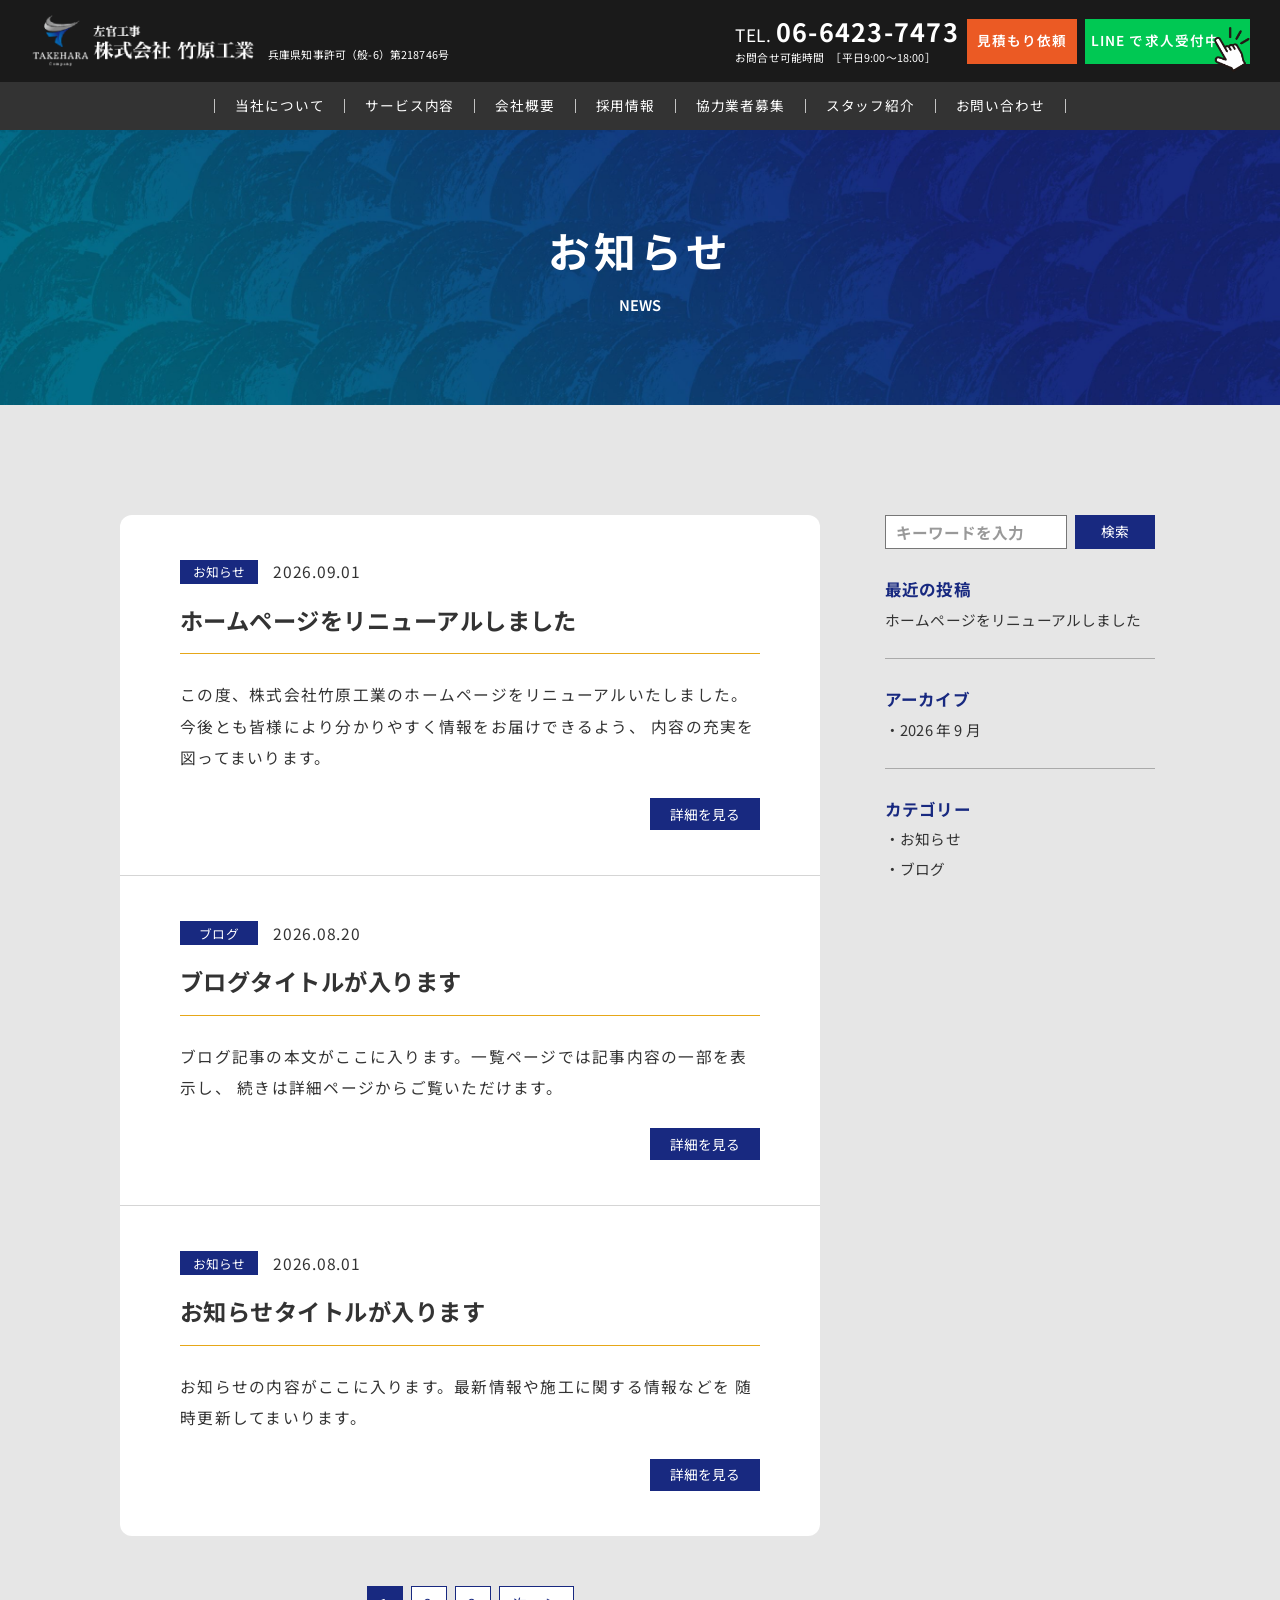
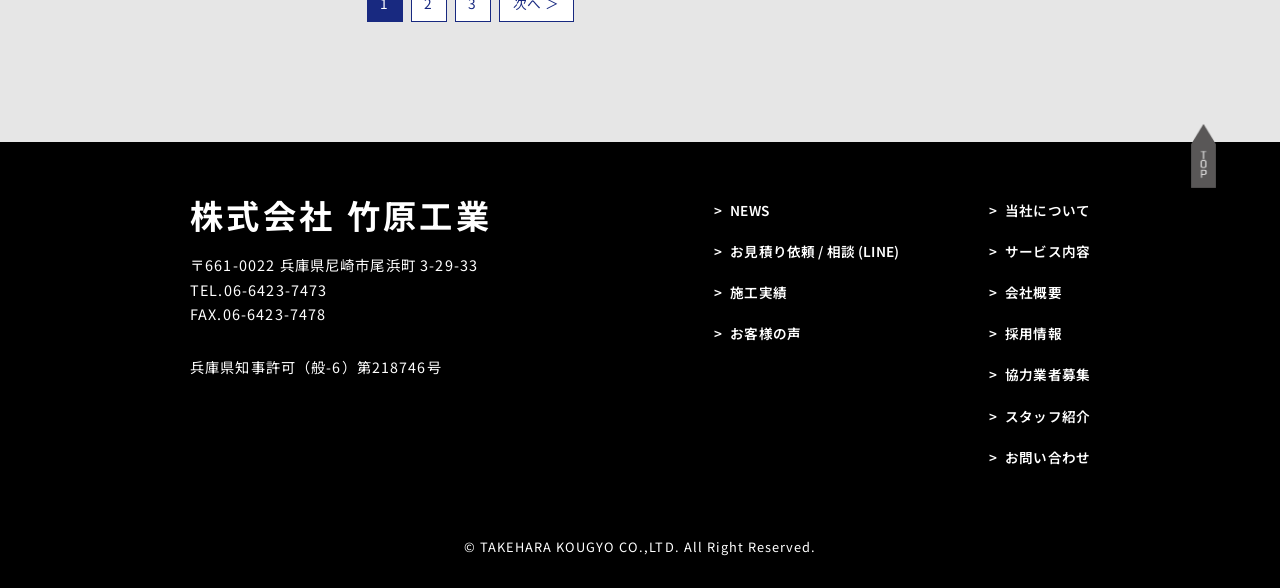
<file: news-archive.html>
<!DOCTYPE html>
<html lang="ja">

<head>
  <meta charset="utf-8" />
  <title>お知らせ一覧 | 株式会社 竹原工業</title>
  <meta name="description" content="テキストテキストテキストテキストテキストテキストテキストテキスト" />
  <meta name="viewport" content="width=device-width, initial-scale=1" />
  <meta name="robots" content="noindex, nofollow">
  <link rel="preconnect" href="https://fonts.googleapis.com">
  <link rel="preconnect" href="https://fonts.gstatic.com" crossorigin>
  <link href="https://fonts.googleapis.com/css2?family=Noto+Sans+JP:wght@100..900&display=swap" rel="stylesheet">
  <link rel="stylesheet" href="css/style.css" />
</head>

<body>

  <header class="l-header">
    <div class="p-header">
      <div class="p-header__main">
        <div class="p-header__inner">

          <div class="p-header__company">
            <h1 class="p-header__logo">
              <a href="index.html" class="p-header__logo-link">
                <img src="images/top/header-logo.png" alt="左官工事 株式会社竹原工業" class="p-header__logo-image">
              </a>
            </h1>

            <p class="p-header__license">
              兵庫県知事許可（般-6）第218746号
            </p>
          </div>

          <div class="p-header__right">
            <div class="p-header__tel">
              <a href="tel:0664237473" class="p-header__tel-link">
                <span class="p-header__tel-label">TEL.</span>
                <span class="p-header__tel-number">06-6423-7473</span>
              </a>

              <p class="p-header__tel-time">
                お問合せ可能時間　［平日9:00～18:00］
              </p>
            </div>

            <a href="contact.html#contact-direct" class="p-header__estimate">
              見積もり依頼
            </a>

            <a href="https://page.line.me/212nhfph" class="p-header__line">
              <span class="p-header__line-text">
                LINE で求人受付中
              </span>

              <img src="images/top/header-line-icon.png" alt="" class="p-header__line-icon">
            </a>
          </div>

          <button class="p-header__hamburger" type="button" aria-label="メニューを開く" aria-controls="header-drawer"
            aria-expanded="false">
            <span class="p-header__hamburger-line"></span>
            <span class="p-header__hamburger-line"></span>
            <span class="p-header__hamburger-line"></span>
          </button>

        </div>
      </div>

      <nav class="p-header__nav" aria-label="メインナビゲーション">
        <ul class="p-header__nav-list">
          <li class="p-header__nav-item">
            <a href="about.html" class="p-header__nav-link">当社について</a>
          </li>
          <li class="p-header__nav-item">
            <a href="service.html" class="p-header__nav-link">サービス内容</a>
          </li>
          <li class="p-header__nav-item">
            <a href="company.html" class="p-header__nav-link">会社概要</a>
          </li>
          <li class="p-header__nav-item">
            <a href="recruit.html" class="p-header__nav-link">採用情報</a>
          </li>
          <li class="p-header__nav-item">
            <a href="business-partners.html" class="p-header__nav-link">協力業者募集</a>
          </li>
          <li class="p-header__nav-item">
            <a href="staff.html" class="p-header__nav-link">スタッフ紹介</a>
          </li>
          <li class="p-header__nav-item">
            <a href="contact.html" class="p-header__nav-link">お問い合わせ</a>
          </li>
        </ul>
      </nav>

      <div class="p-header__drawer" id="header-drawer">
        <nav class="p-header__drawer-nav" aria-label="スマートフォンメニュー">
          <ul class="p-header__drawer-list">
            <li class="p-header__drawer-item">
              <a href="about.html" class="p-header__drawer-link">当社について</a>
            </li>
            <li class="p-header__drawer-item">
              <a href="service.html" class="p-header__drawer-link">サービス内容</a>
            </li>
            <li class="p-header__drawer-item">
              <a href="company.html" class="p-header__drawer-link">会社概要</a>
            </li>
            <li class="p-header__drawer-item">
              <a href="recruit.html" class="p-header__drawer-link">採用情報</a>
            </li>
            <li class="p-header__drawer-item">
              <a href="business-partners.html" class="p-header__drawer-link">協力業者募集</a>
            </li>
            <li class="p-header__drawer-item">
              <a href="staff.html" class="p-header__drawer-link">スタッフ紹介</a>
            </li>
            <li class="p-header__drawer-item">
              <a href="contact.html" class="p-header__drawer-link">お問い合わせ</a>
            </li>
          </ul>

          <div class="p-header__drawer-buttons">
            <a href="contact.html" class="p-header__drawer-estimate">
              見積もり依頼
            </a>

            <a href="https://page.line.me/212nhfph" class="p-header__drawer-line">
              LINEで求人受付中
            </a>
          </div>

          <a href="tel:0664237473" class="p-header__drawer-tel">
            <span>TEL.</span> 06-6423-7473
          </a>

          <p class="p-header__drawer-time">
            お問合せ可能時間　［平日9:00～18:00］
          </p>
        </nav>
      </div>

    </div>
  </header>

  <main class="l-main">

    <section class="c-sub-hero">
      <div class="c-sub-hero__inner">
        <h1 class="c-sub-hero__title">お知らせ</h1>
        <p class="c-sub-hero__en">NEWS</p>
      </div>
    </section>

    <section class="p-news-archive">
      <div class="p-news-archive__inner">
        <main class="p-news-archive__main">
          <div class="p-news-archive__list">

            <article class="p-news-archive__item">
              <div class="p-news-archive__meta">
                <span class="p-news-archive__category">お知らせ</span>
                <time class="p-news-archive__date" datetime="2026-09-01">
                  2026.09.01
                </time>
              </div>

              <h2 class="p-news-archive__title">
                <a href="#" class="p-news-archive__title-link">
                  ホームページをリニューアルしました
                </a>
              </h2>

              <p class="p-news-archive__excerpt">
                この度、株式会社竹原工業のホームページをリニューアルいたしました。
                今後とも皆様により分かりやすく情報をお届けできるよう、
                内容の充実を図ってまいります。
              </p>

              <div class="p-news-archive__more">
                <a href="#" class="p-news-archive__more-link">
                  詳細を見る
                </a>
              </div>
            </article>

            <article class="p-news-archive__item">
              <div class="p-news-archive__meta">
                <span class="p-news-archive__category">ブログ</span>
                <time class="p-news-archive__date" datetime="2026-08-20">
                  2026.08.20
                </time>
              </div>

              <h2 class="p-news-archive__title">
                <a href="#" class="p-news-archive__title-link">
                  ブログタイトルが入ります
                </a>
              </h2>

              <p class="p-news-archive__excerpt">
                ブログ記事の本文がここに入ります。一覧ページでは記事内容の一部を表示し、
                続きは詳細ページからご覧いただけます。
              </p>

              <div class="p-news-archive__more">
                <a href="#" class="p-news-archive__more-link">
                  詳細を見る
                </a>
              </div>
            </article>

            <article class="p-news-archive__item">
              <div class="p-news-archive__meta">
                <span class="p-news-archive__category">お知らせ</span>
                <time class="p-news-archive__date" datetime="2026-08-01">
                  2026.08.01
                </time>
              </div>

              <h2 class="p-news-archive__title">
                <a href="#" class="p-news-archive__title-link">
                  お知らせタイトルが入ります
                </a>
              </h2>

              <p class="p-news-archive__excerpt">
                お知らせの内容がここに入ります。最新情報や施工に関する情報などを
                随時更新してまいります。
              </p>

              <div class="p-news-archive__more">
                <a href="#" class="p-news-archive__more-link">
                  詳細を見る
                </a>
              </div>
            </article>

          </div>

          <nav class="p-news-archive__pagination">
            <span class="p-news-archive__page-number is-current">1</span>
            <a href="#" class="p-news-archive__page-number">2</a>
            <a href="#" class="p-news-archive__page-number">3</a>
            <a href="#" class="p-news-archive__page-next">次へ ＞</a>
          </nav>
        </main>

        <aside class="p-news-archive__sidebar">
          <form class="p-news-archive__search" action="#" method="get">
            <input type="search" name="s" class="p-news-archive__search-input" placeholder="キーワードを入力">
            <button type="submit" class="p-news-archive__search-button">
              検索
            </button>
          </form>

          <div class="p-news-archive__sidebar-block">
            <h2 class="p-news-archive__sidebar-title">
              最近の投稿
            </h2>

            <ul class="p-news-archive__sidebar-list">
              <li class="p-news-archive__sidebar-item">
                <a href="#" class="p-news-archive__sidebar-link">
                  ホームページをリニューアルしました
                </a>
              </li>
            </ul>
          </div>

          <div class="p-news-archive__sidebar-block">
            <h2 class="p-news-archive__sidebar-title">
              アーカイブ
            </h2>

            <ul class="p-news-archive__sidebar-list">
              <li class="p-news-archive__sidebar-item">
                <a href="#" class="p-news-archive__sidebar-link">
                  ・2026 年 9 月
                </a>
              </li>
            </ul>
          </div>

          <div class="p-news-archive__sidebar-block">
            <h2 class="p-news-archive__sidebar-title">
              カテゴリー
            </h2>

            <ul class="p-news-archive__sidebar-list">
              <li class="p-news-archive__sidebar-item">
                <a href="#" class="p-news-archive__sidebar-link">
                  ・お知らせ
                </a>
              </li>

              <li class="p-news-archive__sidebar-item">
                <a href="#" class="p-news-archive__sidebar-link">
                  ・ブログ
                </a>
              </li>
            </ul>
          </div>
        </aside>
      </div>
    </section>

  </main>

  <footer class="l-footer">
    <div class="p-footer">

      <a href="#" class="p-footer__page-top" aria-label="ページ上部へ戻る">
        <img src="images/common/page-top.png" alt="" class="p-footer__page-top-image">
      </a>

      <div class="p-footer__inner">
        <div class="p-footer__main">
          <div class="p-footer__company">
            <p class="p-footer__company-name">株式会社 竹原工業</p>

            <div class="p-footer__company-info">
              <p>〒661-0022 兵庫県尼崎市尾浜町 3-29-33</p>
              <p>TEL.06-6423-7473</p>
              <p>FAX.06-6423-7478</p>
            </div>

            <p class="p-footer__license">
              兵庫県知事許可（般-6）第218746号
            </p>
          </div>

          <nav class="p-footer__nav" aria-label="フッターナビゲーション">
            <ul class="p-footer__nav-list">
              <li class="p-footer__nav-item">
                <a href="index.html#top-news" class="p-footer__nav-link">NEWS</a>
              </li>
              <li class="p-footer__nav-item">
                <a href="contact.html#contact-direct" class="p-footer__nav-link">お見積り依頼 / 相談 (LINE)</a>
              </li>
              <li class="p-footer__nav-item">
                <a href="service.html#service-works" class="p-footer__nav-link">施工実績</a>
              </li>
              <li class="p-footer__nav-item">
                <a href="index.html#top-voice" class="p-footer__nav-link">お客様の声</a>
              </li>
            </ul>

            <ul class="p-footer__nav-list">
              <li class="p-footer__nav-item">
                <a href="about.html" class="p-footer__nav-link">当社について</a>
              </li>
              <li class="p-footer__nav-item">
                <a href="service.html" class="p-footer__nav-link">サービス内容</a>
              </li>
              <li class="p-footer__nav-item">
                <a href="company.html" class="p-footer__nav-link">会社概要</a>
              </li>
              <li class="p-footer__nav-item">
                <a href="recruit.html" class="p-footer__nav-link">採用情報</a>
              </li>
              <li class="p-footer__nav-item">
                <a href="business-partners.html" class="p-footer__nav-link">協力業者募集</a>
              </li>
              <li class="p-footer__nav-item">
                <a href="staff.html" class="p-footer__nav-link">スタッフ紹介</a>
              </li>
              <li class="p-footer__nav-item">
                <a href="contact.html" class="p-footer__nav-link">お問い合わせ</a>
              </li>
            </ul>
          </nav>
        </div>

        <p class="p-footer__copyright">
          &copy; TAKEHARA KOUGYO CO.,LTD. All Right Reserved.
        </p>
      </div>
    </div>
  </footer>

  <script src="js/main.js"></script>
</body>

</html>
</file>
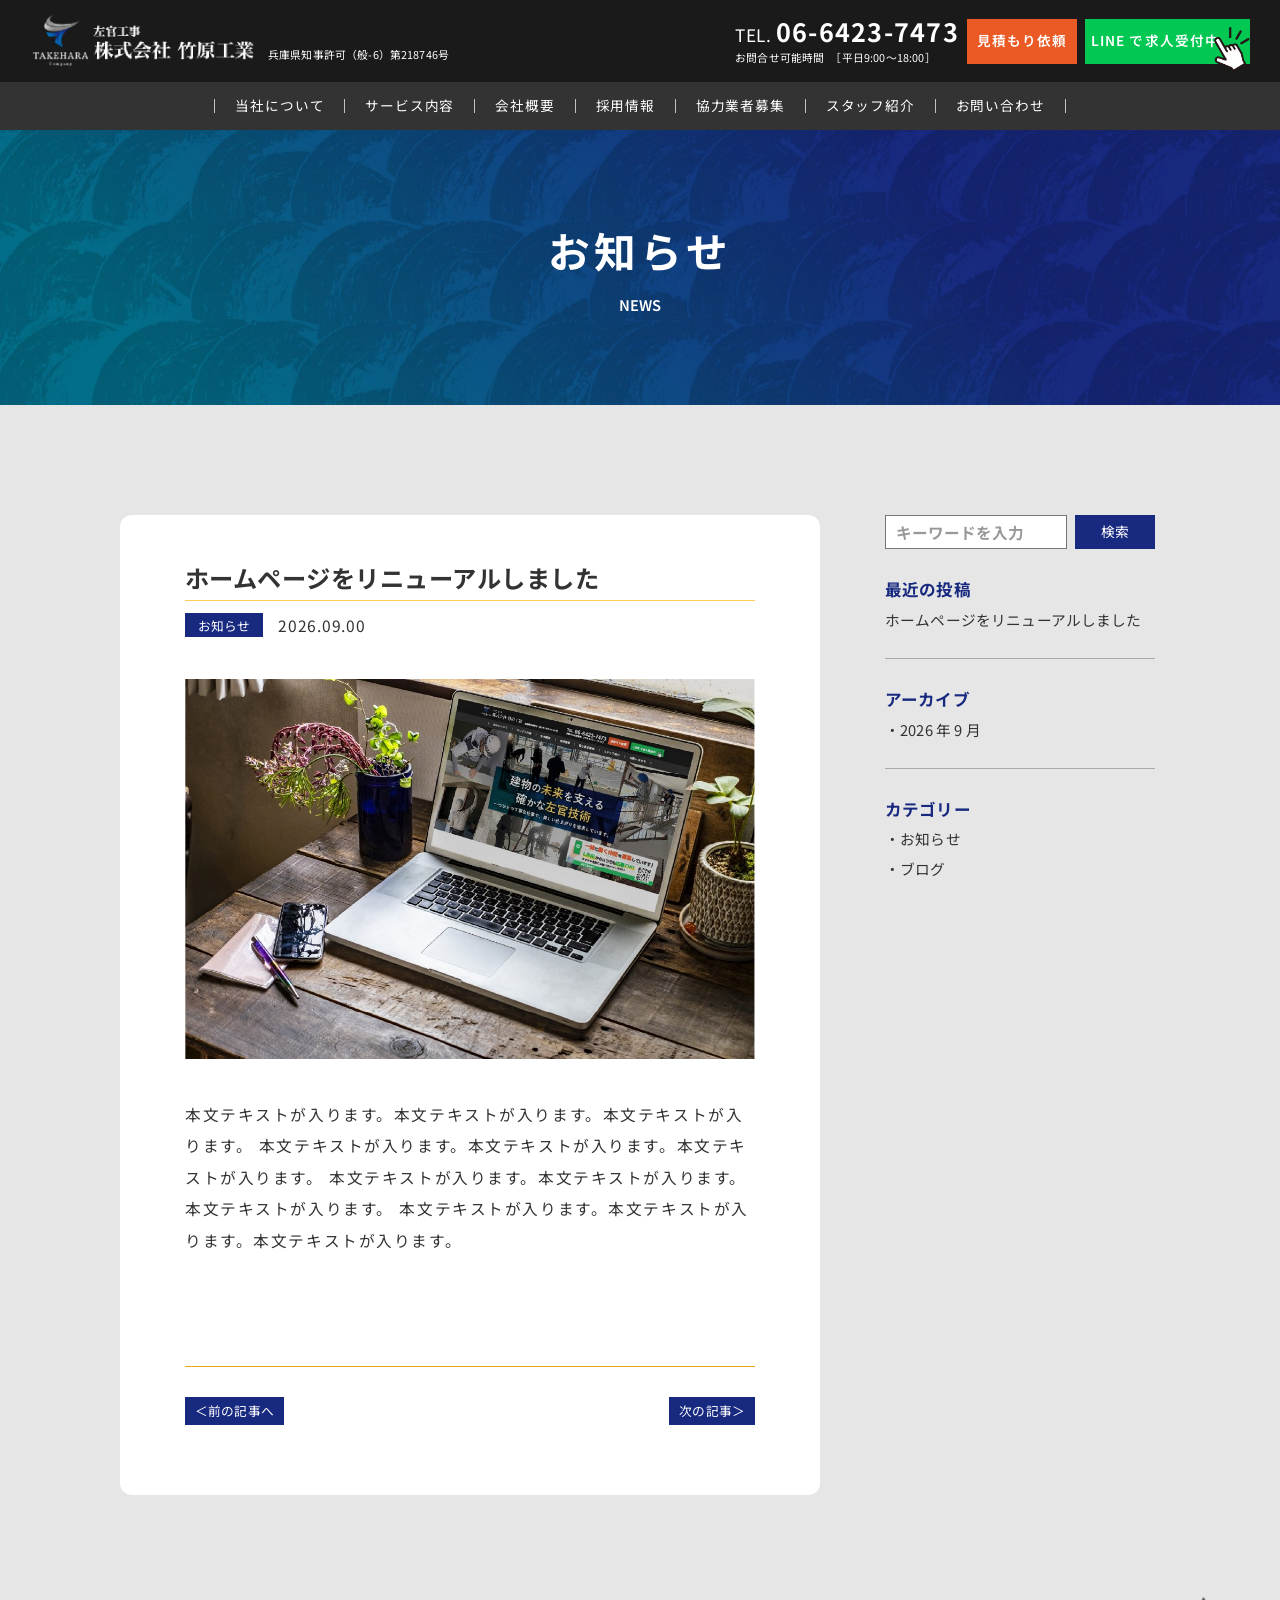
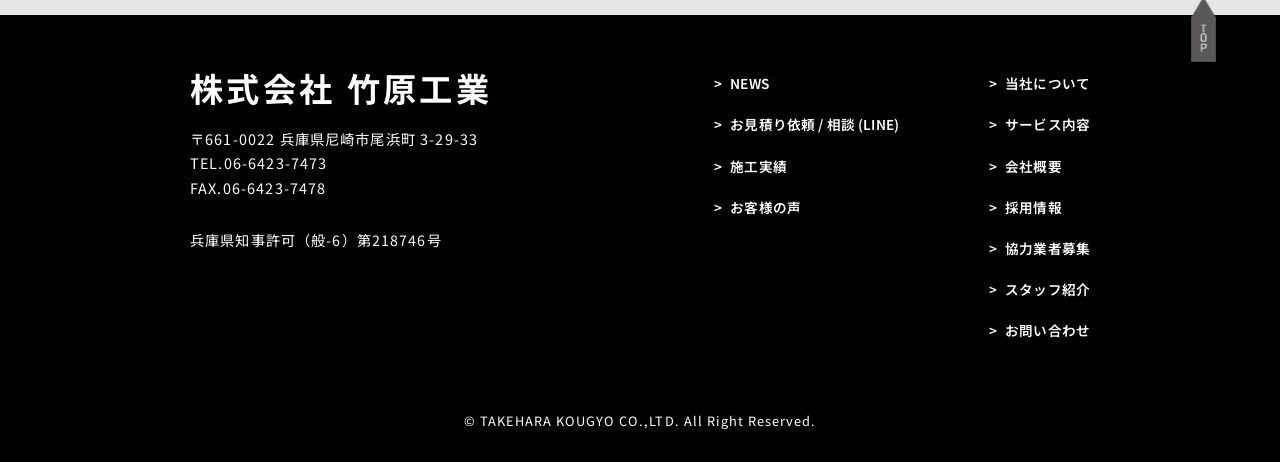
<file: news-detail.html>
<!DOCTYPE html>
<html lang="ja">

<head>
  <meta charset="utf-8" />
  <title>お知らせ | 株式会社 竹原工業</title>
  <meta name="description" content="テキストテキストテキストテキストテキストテキストテキストテキスト" />
  <meta name="viewport" content="width=device-width, initial-scale=1" />
  <meta name="robots" content="noindex, nofollow">
  <link rel="preconnect" href="https://fonts.googleapis.com">
  <link rel="preconnect" href="https://fonts.gstatic.com" crossorigin>
  <link href="https://fonts.googleapis.com/css2?family=Noto+Sans+JP:wght@100..900&display=swap" rel="stylesheet">
  <link rel="stylesheet" href="css/style.css" />
</head>

<body>

  <header class="l-header">
    <div class="p-header">
      <div class="p-header__main">
        <div class="p-header__inner">

          <div class="p-header__company">
            <h1 class="p-header__logo">
              <a href="index.html" class="p-header__logo-link">
                <img src="images/top/header-logo.png" alt="左官工事 株式会社竹原工業" class="p-header__logo-image">
              </a>
            </h1>

            <p class="p-header__license">
              兵庫県知事許可（般-6）第218746号
            </p>
          </div>

          <div class="p-header__right">
            <div class="p-header__tel">
              <a href="tel:0664237473" class="p-header__tel-link">
                <span class="p-header__tel-label">TEL.</span>
                <span class="p-header__tel-number">06-6423-7473</span>
              </a>

              <p class="p-header__tel-time">
                お問合せ可能時間　［平日9:00～18:00］
              </p>
            </div>

            <a href="contact.html#contact-direct" class="p-header__estimate">
              見積もり依頼
            </a>

            <a href="https://page.line.me/212nhfph" class="p-header__line">
              <span class="p-header__line-text">
                LINE で求人受付中
              </span>

              <img src="images/top/header-line-icon.png" alt="" class="p-header__line-icon">
            </a>
          </div>

          <button class="p-header__hamburger" type="button" aria-label="メニューを開く" aria-controls="header-drawer"
            aria-expanded="false">
            <span class="p-header__hamburger-line"></span>
            <span class="p-header__hamburger-line"></span>
            <span class="p-header__hamburger-line"></span>
          </button>

        </div>
      </div>

      <nav class="p-header__nav" aria-label="メインナビゲーション">
        <ul class="p-header__nav-list">
          <li class="p-header__nav-item">
            <a href="about.html" class="p-header__nav-link">当社について</a>
          </li>
          <li class="p-header__nav-item">
            <a href="service.html" class="p-header__nav-link">サービス内容</a>
          </li>
          <li class="p-header__nav-item">
            <a href="company.html" class="p-header__nav-link">会社概要</a>
          </li>
          <li class="p-header__nav-item">
            <a href="recruit.html" class="p-header__nav-link">採用情報</a>
          </li>
          <li class="p-header__nav-item">
            <a href="business-partners.html" class="p-header__nav-link">協力業者募集</a>
          </li>
          <li class="p-header__nav-item">
            <a href="staff.html" class="p-header__nav-link">スタッフ紹介</a>
          </li>
          <li class="p-header__nav-item">
            <a href="contact.html" class="p-header__nav-link">お問い合わせ</a>
          </li>
        </ul>
      </nav>

      <div class="p-header__drawer" id="header-drawer">
        <nav class="p-header__drawer-nav" aria-label="スマートフォンメニュー">
          <ul class="p-header__drawer-list">
            <li class="p-header__drawer-item">
              <a href="about.html" class="p-header__drawer-link">当社について</a>
            </li>
            <li class="p-header__drawer-item">
              <a href="service.html" class="p-header__drawer-link">サービス内容</a>
            </li>
            <li class="p-header__drawer-item">
              <a href="company.html" class="p-header__drawer-link">会社概要</a>
            </li>
            <li class="p-header__drawer-item">
              <a href="recruit.html" class="p-header__drawer-link">採用情報</a>
            </li>
            <li class="p-header__drawer-item">
              <a href="business-partners.html" class="p-header__drawer-link">協力業者募集</a>
            </li>
            <li class="p-header__drawer-item">
              <a href="staff.html" class="p-header__drawer-link">スタッフ紹介</a>
            </li>
            <li class="p-header__drawer-item">
              <a href="contact.html" class="p-header__drawer-link">お問い合わせ</a>
            </li>
          </ul>

          <div class="p-header__drawer-buttons">
            <a href="contact.html" class="p-header__drawer-estimate">
              見積もり依頼
            </a>

            <a href="https://page.line.me/212nhfph" class="p-header__drawer-line">
              LINEで求人受付中
            </a>
          </div>

          <a href="tel:0664237473" class="p-header__drawer-tel">
            <span>TEL.</span> 06-6423-7473
          </a>

          <p class="p-header__drawer-time">
            お問合せ可能時間　［平日9:00～18:00］
          </p>
        </nav>
      </div>

    </div>
  </header>

  <main class="l-main">

    <section class="c-sub-hero">
      <div class="c-sub-hero__inner">
        <h1 class="c-sub-hero__title">お知らせ</h1>
        <p class="c-sub-hero__en">NEWS</p>
      </div>
    </section>

    <section class="p-news-detail">
      <div class="p-news-detail__inner">
        <main class="p-news-detail__main">
          <article class="p-news-detail__article">
            <header class="p-news-detail__header">
              <h1 class="p-news-detail__title">
                ホームページをリニューアルしました
              </h1>

              <div class="p-news-detail__meta">
                <span class="p-news-detail__category">お知らせ</span>
                <time class="p-news-detail__date" datetime="2026-09-01">
                  2026.09.00
                </time>
              </div>
            </header>

            <div class="p-news-detail__thumbnail">
              <img src="images/common/news-sample.jpg" alt="ホームページリニューアルのお知らせ" class="p-news-detail__thumbnail-image">
            </div>

            <div class="p-news-detail__body">
              <p>
                本文テキストが入ります。本文テキストが入ります。本文テキストが入ります。
                本文テキストが入ります。本文テキストが入ります。本文テキストが入ります。
                本文テキストが入ります。本文テキストが入ります。本文テキストが入ります。
                本文テキストが入ります。本文テキストが入ります。本文テキストが入ります。
              </p>
            </div>

            <nav class="p-news-detail__pagination">
              <a href="#" class="p-news-detail__pagination-link">
                ＜前の記事へ
              </a>

              <a href="#" class="p-news-detail__pagination-link">
                次の記事＞
              </a>
            </nav>
          </article>
        </main>

        <aside class="p-news-detail__sidebar">
          <form class="p-news-detail__search" action="#" method="get">
            <input type="search" name="s" class="p-news-detail__search-input" placeholder="キーワードを入力">
            <button type="submit" class="p-news-detail__search-button">
              検索
            </button>
          </form>

          <div class="p-news-detail__sidebar-block">
            <h2 class="p-news-detail__sidebar-title">
              最近の投稿
            </h2>

            <ul class="p-news-detail__sidebar-list">
              <li class="p-news-detail__sidebar-item">
                <a href="#" class="p-news-detail__sidebar-link">
                  ホームページをリニューアルしました
                </a>
              </li>
            </ul>
          </div>

          <div class="p-news-detail__sidebar-block">
            <h2 class="p-news-detail__sidebar-title">
              アーカイブ
            </h2>

            <ul class="p-news-detail__sidebar-list">
              <li class="p-news-detail__sidebar-item">
                <a href="#" class="p-news-detail__sidebar-link">
                  ・2026 年 9 月
                </a>
              </li>
            </ul>
          </div>

          <div class="p-news-detail__sidebar-block">
            <h2 class="p-news-detail__sidebar-title">
              カテゴリー
            </h2>

            <ul class="p-news-detail__sidebar-list">
              <li class="p-news-detail__sidebar-item">
                <a href="#" class="p-news-detail__sidebar-link">
                  ・お知らせ
                </a>
              </li>

              <li class="p-news-detail__sidebar-item">
                <a href="#" class="p-news-detail__sidebar-link">
                  ・ブログ
                </a>
              </li>
            </ul>
          </div>
        </aside>
      </div>
    </section>

  </main>

  <footer class="l-footer">
    <div class="p-footer">

      <a href="#" class="p-footer__page-top" aria-label="ページ上部へ戻る">
        <img src="images/common/page-top.png" alt="" class="p-footer__page-top-image">
      </a>

      <div class="p-footer__inner">
        <div class="p-footer__main">
          <div class="p-footer__company">
            <p class="p-footer__company-name">株式会社 竹原工業</p>

            <div class="p-footer__company-info">
              <p>〒661-0022 兵庫県尼崎市尾浜町 3-29-33</p>
              <p>TEL.06-6423-7473</p>
              <p>FAX.06-6423-7478</p>
            </div>

            <p class="p-footer__license">
              兵庫県知事許可（般-6）第218746号
            </p>
          </div>

          <nav class="p-footer__nav" aria-label="フッターナビゲーション">
            <ul class="p-footer__nav-list">
              <li class="p-footer__nav-item">
                <a href="index.html#top-news" class="p-footer__nav-link">NEWS</a>
              </li>
              <li class="p-footer__nav-item">
                <a href="contact.html#contact-direct" class="p-footer__nav-link">お見積り依頼 / 相談 (LINE)</a>
              </li>
              <li class="p-footer__nav-item">
                <a href="service.html#service-works" class="p-footer__nav-link">施工実績</a>
              </li>
              <li class="p-footer__nav-item">
                <a href="index.html#top-voice" class="p-footer__nav-link">お客様の声</a>
              </li>
            </ul>

            <ul class="p-footer__nav-list">
              <li class="p-footer__nav-item">
                <a href="about.html" class="p-footer__nav-link">当社について</a>
              </li>
              <li class="p-footer__nav-item">
                <a href="service.html" class="p-footer__nav-link">サービス内容</a>
              </li>
              <li class="p-footer__nav-item">
                <a href="company.html" class="p-footer__nav-link">会社概要</a>
              </li>
              <li class="p-footer__nav-item">
                <a href="recruit.html" class="p-footer__nav-link">採用情報</a>
              </li>
              <li class="p-footer__nav-item">
                <a href="business-partners.html" class="p-footer__nav-link">協力業者募集</a>
              </li>
              <li class="p-footer__nav-item">
                <a href="staff.html" class="p-footer__nav-link">スタッフ紹介</a>
              </li>
              <li class="p-footer__nav-item">
                <a href="contact.html" class="p-footer__nav-link">お問い合わせ</a>
              </li>
            </ul>
          </nav>
        </div>

        <p class="p-footer__copyright">
          &copy; TAKEHARA KOUGYO CO.,LTD. All Right Reserved.
        </p>
      </div>
    </div>
  </footer>

  <script src="js/main.js"></script>
</body>

</html>
</file>
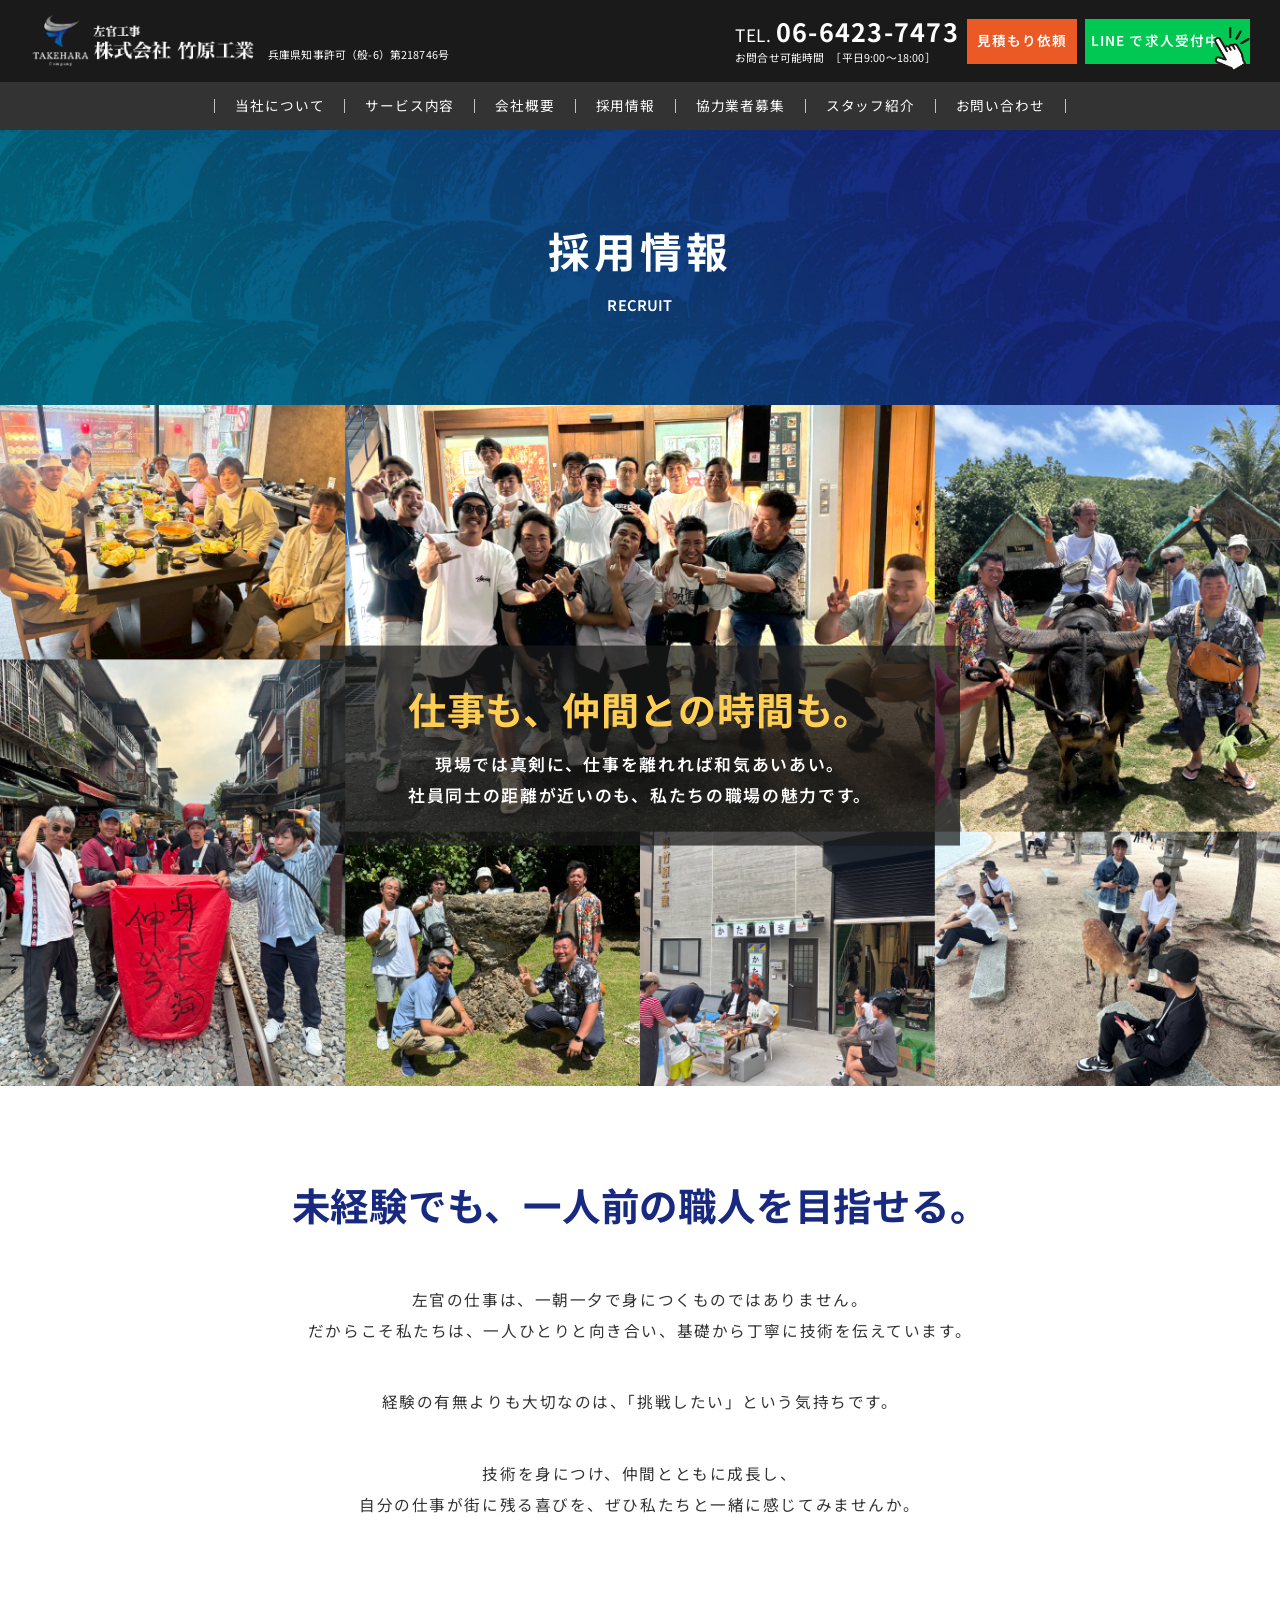
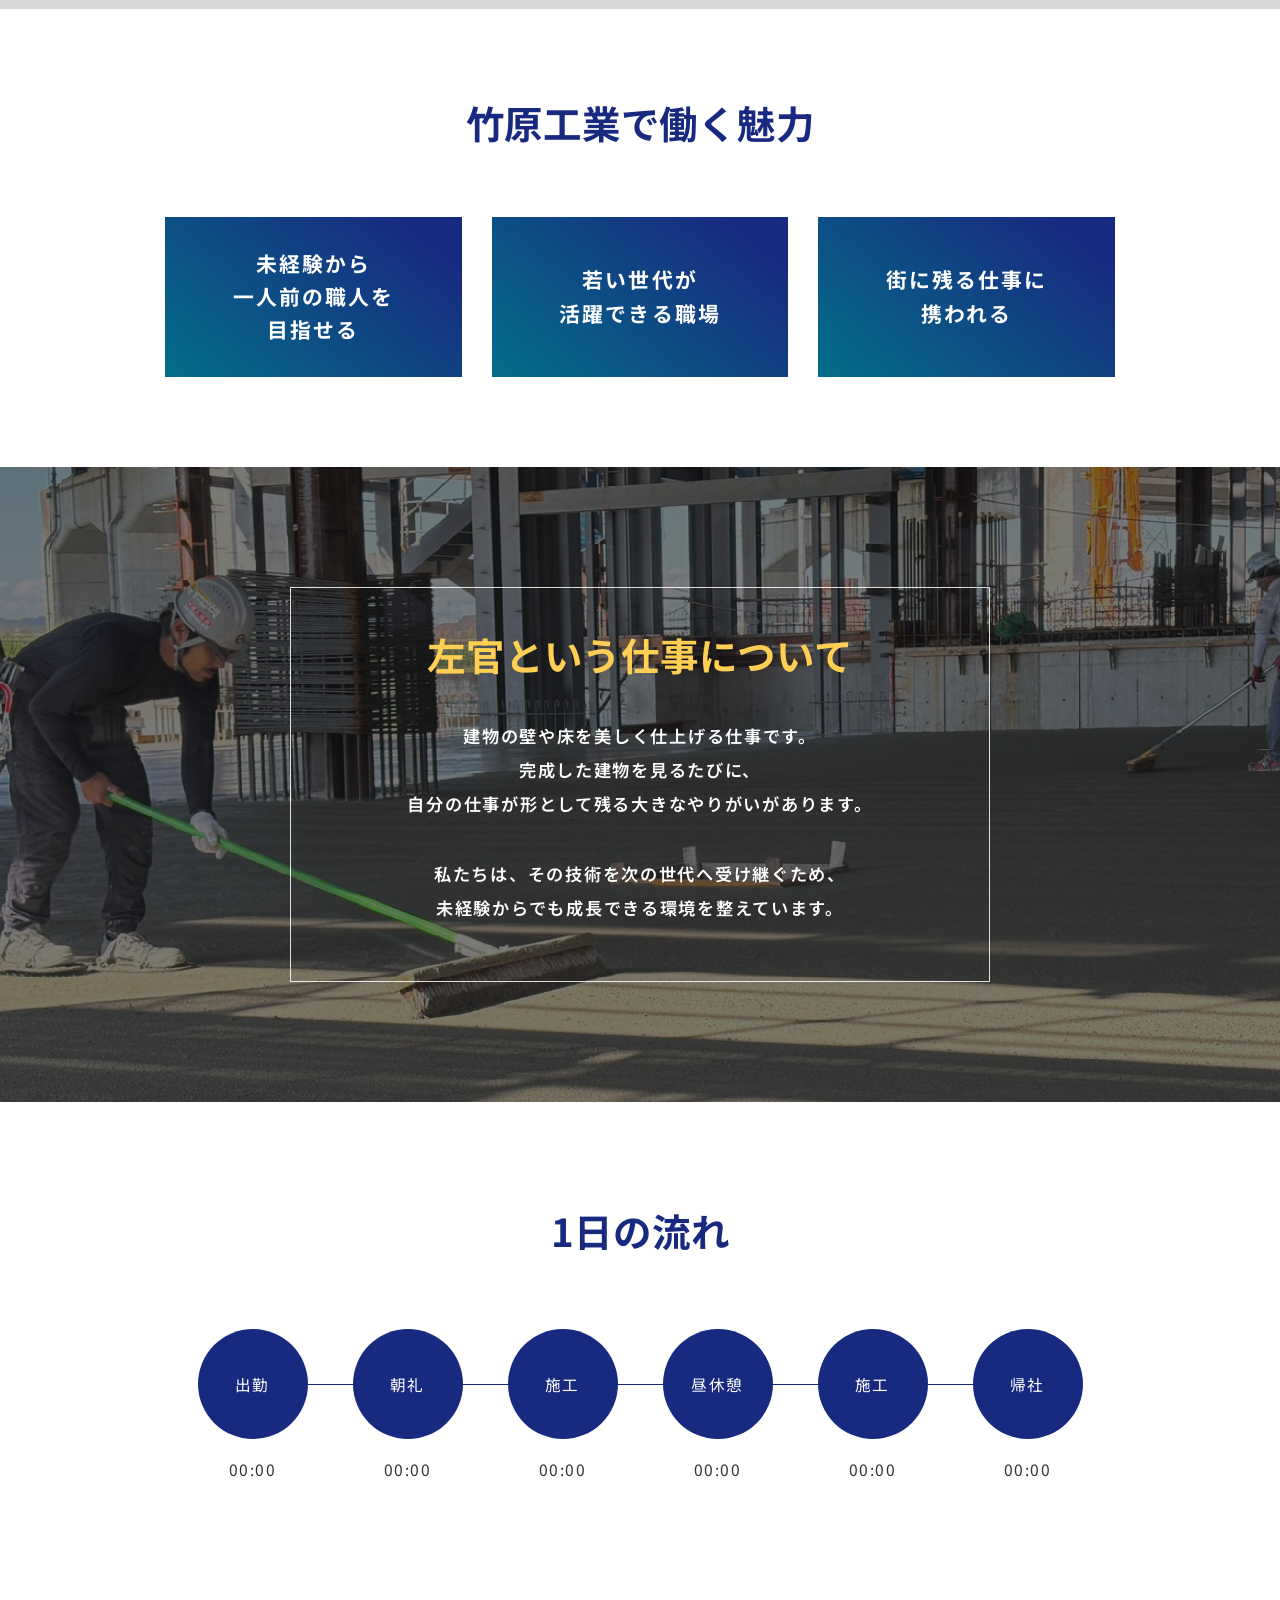
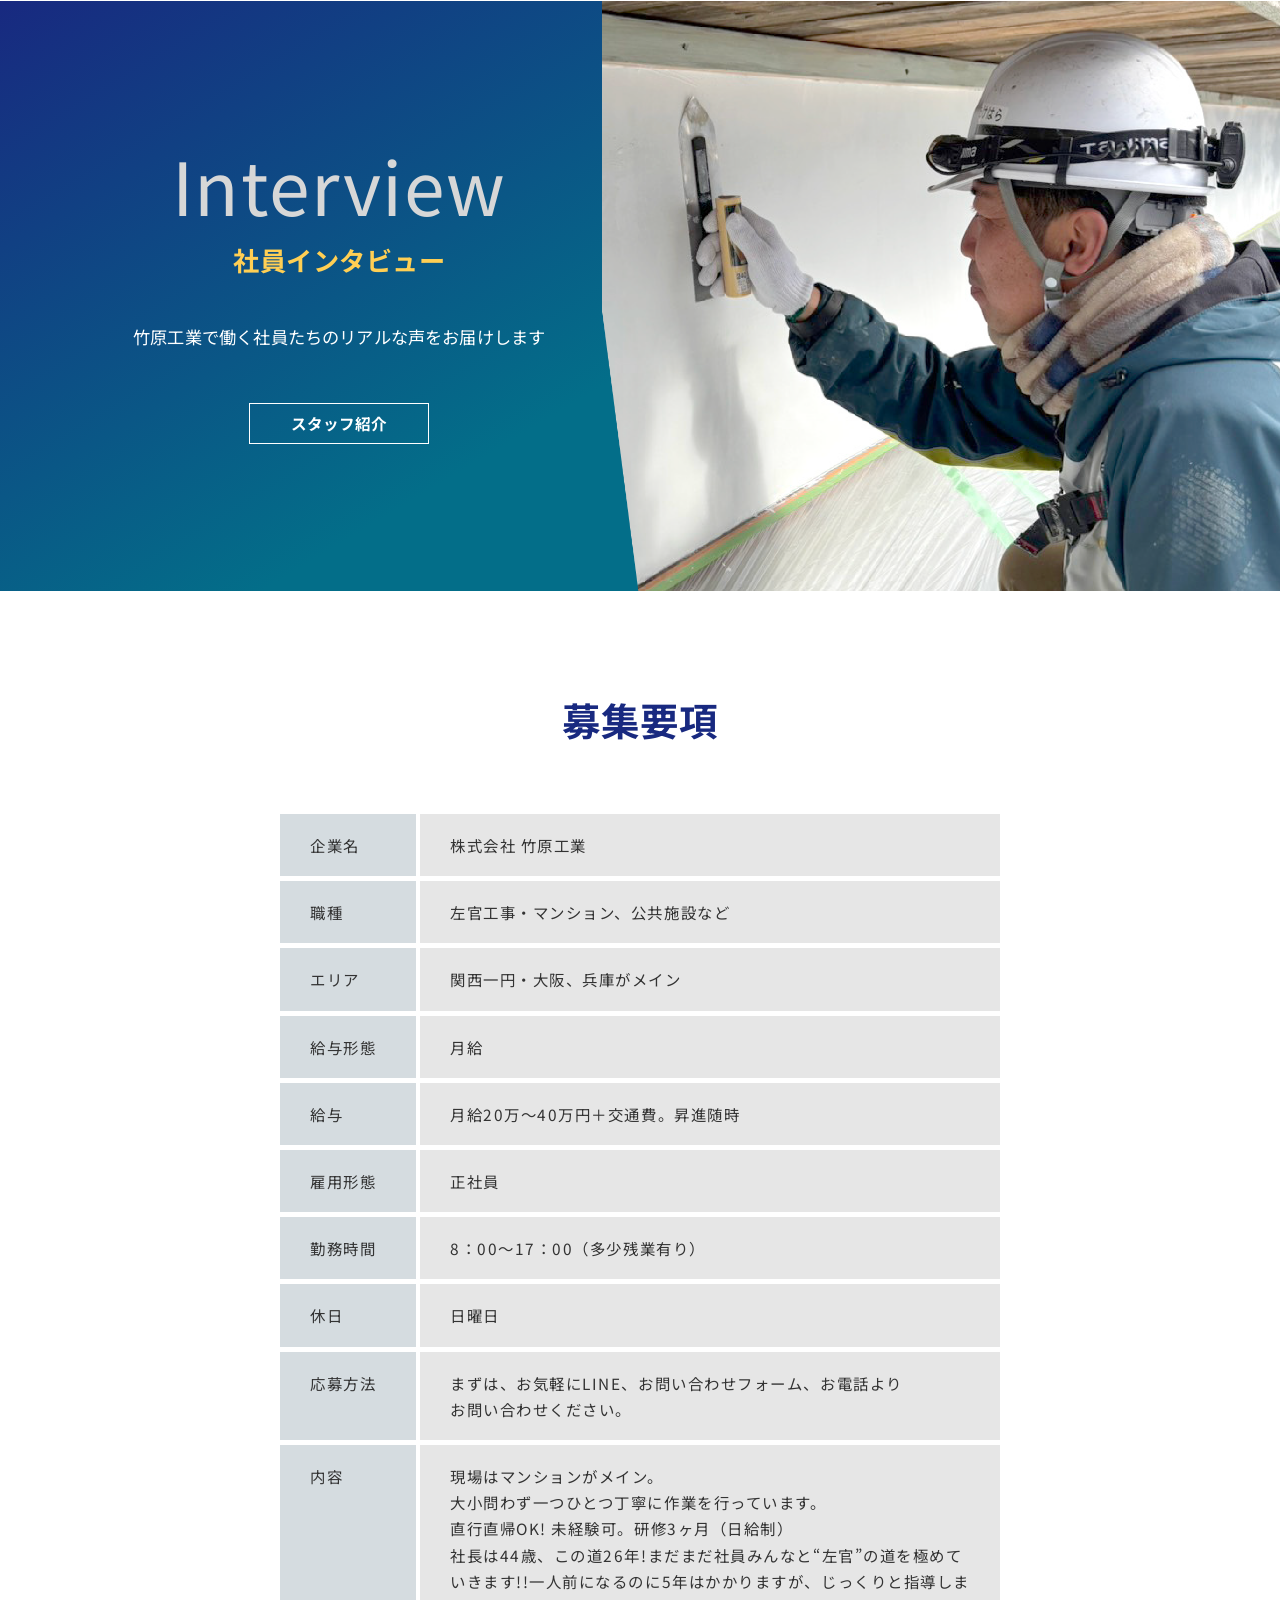
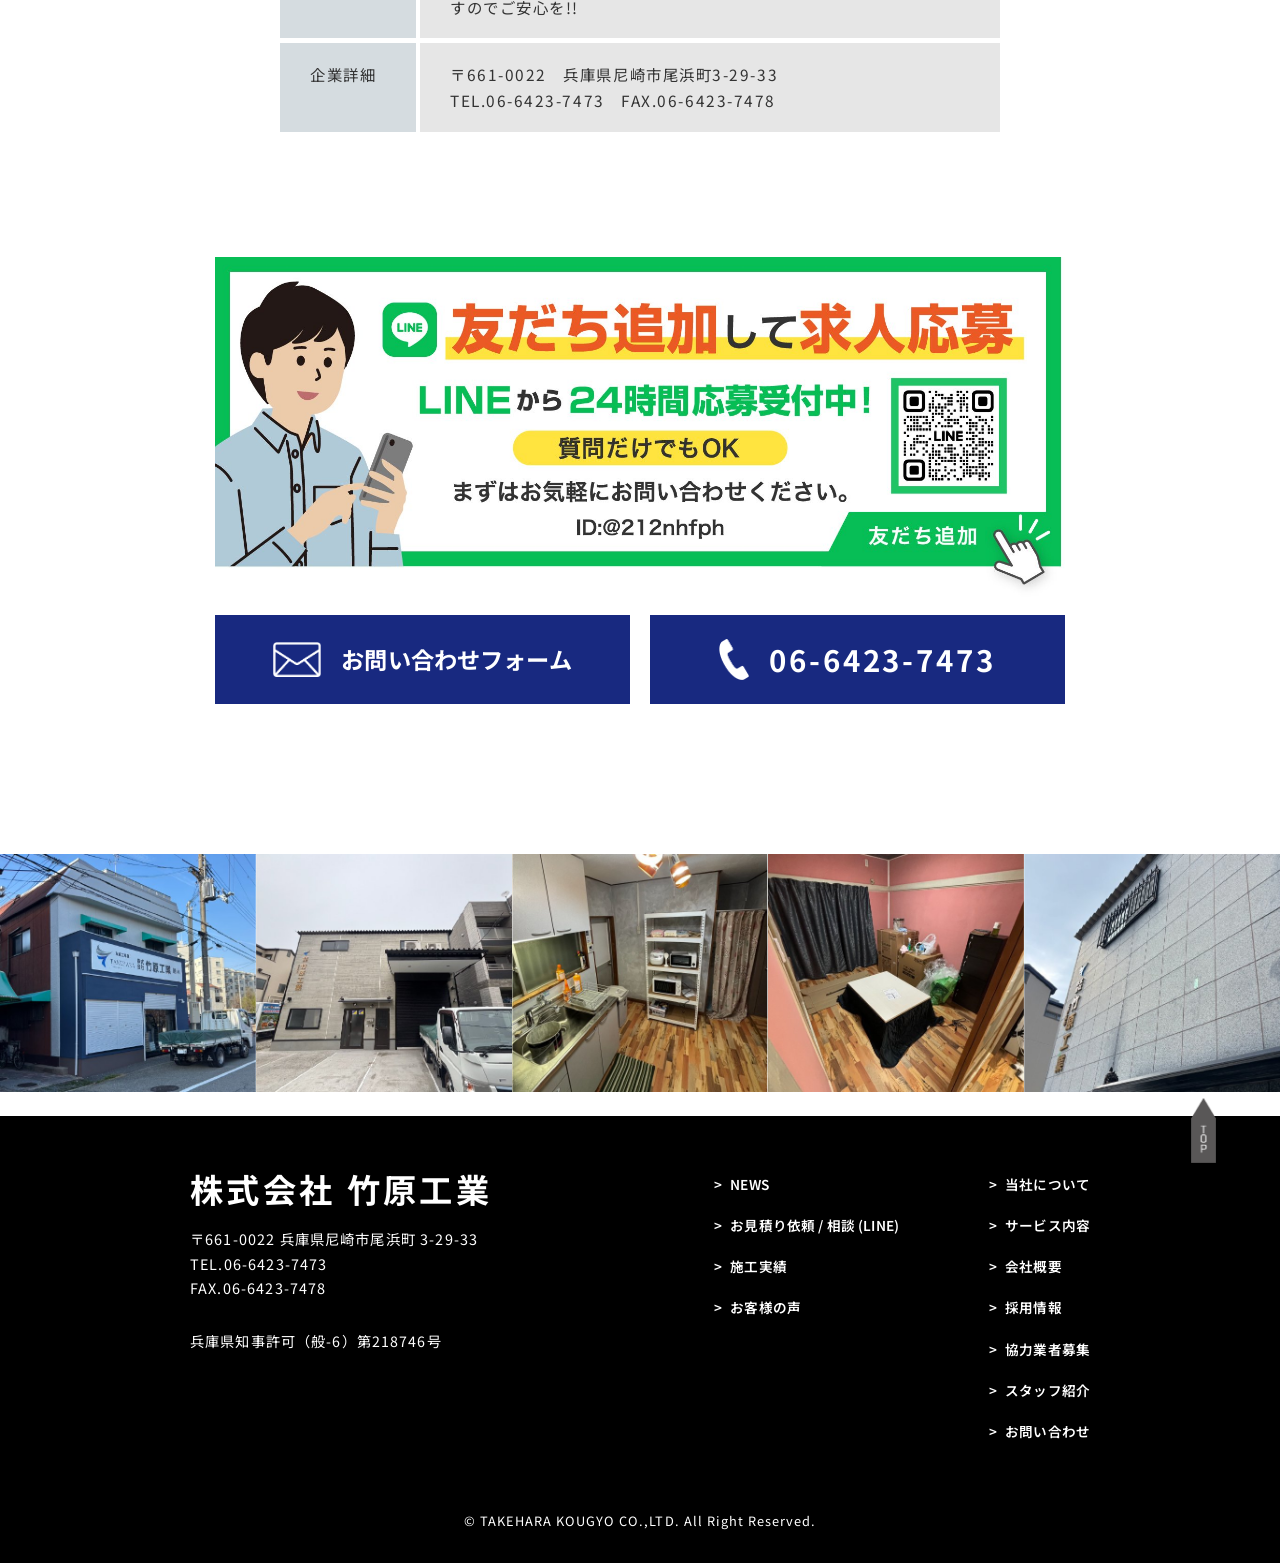
<file: recruit.html>
<!DOCTYPE html>
<html lang="ja">

<head>
  <meta charset="utf-8" />
  <title>採用情報 | 株式会社 竹原工業</title>
  <meta name="description" content="テキストテキストテキストテキストテキストテキストテキストテキスト" />
  <meta name="viewport" content="width=device-width, initial-scale=1" />
  <meta name="robots" content="noindex, nofollow">
  <link rel="preconnect" href="https://fonts.googleapis.com">
  <link rel="preconnect" href="https://fonts.gstatic.com" crossorigin>
  <link href="https://fonts.googleapis.com/css2?family=Noto+Sans+JP:wght@100..900&display=swap" rel="stylesheet">
  <link rel="stylesheet" href="css/style.css" />
</head>

<body>

  <header class="l-header">
    <div class="p-header">
      <div class="p-header__main">
        <div class="p-header__inner">

          <div class="p-header__company">
            <h1 class="p-header__logo">
              <a href="index.html" class="p-header__logo-link">
                <img src="images/top/header-logo.png" alt="左官工事 株式会社竹原工業" class="p-header__logo-image">
              </a>
            </h1>

            <p class="p-header__license">
              兵庫県知事許可（般-6）第218746号
            </p>
          </div>

          <div class="p-header__right">
            <div class="p-header__tel">
              <a href="tel:0664237473" class="p-header__tel-link">
                <span class="p-header__tel-label">TEL.</span>
                <span class="p-header__tel-number">06-6423-7473</span>
              </a>

              <p class="p-header__tel-time">
                お問合せ可能時間　［平日9:00～18:00］
              </p>
            </div>

            <a href="contact.html#contact-direct" class="p-header__estimate">
              見積もり依頼
            </a>

            <a href="https://page.line.me/212nhfph" class="p-header__line">
              <span class="p-header__line-text">
                LINE で求人受付中
              </span>

              <img src="images/top/header-line-icon.png" alt="" class="p-header__line-icon">
            </a>
          </div>

          <button class="p-header__hamburger" type="button" aria-label="メニューを開く" aria-controls="header-drawer"
            aria-expanded="false">
            <span class="p-header__hamburger-line"></span>
            <span class="p-header__hamburger-line"></span>
            <span class="p-header__hamburger-line"></span>
          </button>

        </div>
      </div>

      <nav class="p-header__nav" aria-label="メインナビゲーション">
        <ul class="p-header__nav-list">
          <li class="p-header__nav-item">
            <a href="about.html" class="p-header__nav-link">当社について</a>
          </li>
          <li class="p-header__nav-item">
            <a href="service.html" class="p-header__nav-link">サービス内容</a>
          </li>
          <li class="p-header__nav-item">
            <a href="company.html" class="p-header__nav-link">会社概要</a>
          </li>
          <li class="p-header__nav-item">
            <a href="recruit.html" class="p-header__nav-link">採用情報</a>
          </li>
          <li class="p-header__nav-item">
            <a href="business-partners.html" class="p-header__nav-link">協力業者募集</a>
          </li>
          <li class="p-header__nav-item">
            <a href="staff.html" class="p-header__nav-link">スタッフ紹介</a>
          </li>
          <li class="p-header__nav-item">
            <a href="contact.html" class="p-header__nav-link">お問い合わせ</a>
          </li>
        </ul>
      </nav>

      <div class="p-header__drawer" id="header-drawer">
        <nav class="p-header__drawer-nav" aria-label="スマートフォンメニュー">
          <ul class="p-header__drawer-list">
            <li class="p-header__drawer-item">
              <a href="about.html" class="p-header__drawer-link">当社について</a>
            </li>
            <li class="p-header__drawer-item">
              <a href="service.html" class="p-header__drawer-link">サービス内容</a>
            </li>
            <li class="p-header__drawer-item">
              <a href="company.html" class="p-header__drawer-link">会社概要</a>
            </li>
            <li class="p-header__drawer-item">
              <a href="recruit.html" class="p-header__drawer-link">採用情報</a>
            </li>
            <li class="p-header__drawer-item">
              <a href="business-partners.html" class="p-header__drawer-link">協力業者募集</a>
            </li>
            <li class="p-header__drawer-item">
              <a href="staff.html" class="p-header__drawer-link">スタッフ紹介</a>
            </li>
            <li class="p-header__drawer-item">
              <a href="contact.html" class="p-header__drawer-link">お問い合わせ</a>
            </li>
          </ul>

          <div class="p-header__drawer-buttons">
            <a href="contact.html" class="p-header__drawer-estimate">
              見積もり依頼
            </a>

            <a href="https://page.line.me/212nhfph" class="p-header__drawer-line">
              LINEで求人受付中
            </a>
          </div>

          <a href="tel:0664237473" class="p-header__drawer-tel">
            <span>TEL.</span> 06-6423-7473
          </a>

          <p class="p-header__drawer-time">
            お問合せ可能時間　［平日9:00～18:00］
          </p>
        </nav>
      </div>

    </div>
  </header>

  <main class="l-main">

    <section class="c-sub-hero">
      <div class="c-sub-hero__inner">
        <h1 class="c-sub-hero__title">採用情報</h1>
        <p class="c-sub-hero__en">RECRUIT</p>
      </div>
    </section>

    <section class="p-recruit-visual">
      <div class="p-recruit-visual__image">
        <img src="images/recruit/recruit-main.jpg" alt="竹原工業の社員旅行や社内イベントの様子" class="p-recruit-visual__image-item">
      </div>

      <div class="p-recruit-visual__content">
        <h2 class="p-recruit-visual__title">
          仕事も、仲間との時間も。
        </h2>

        <p class="p-recruit-visual__text">
          現場では真剣に、仕事を離れれば和気あいあい。<br>
          社員同士の距離が近いのも、<br class="sp-only">私たちの職場の魅力です。
        </p>
      </div>
    </section>

    <section class="p-recruit-intro">
      <div class="p-recruit-intro__inner">
        <div class="p-recruit-intro__message">
          <h2 class="p-recruit-intro__title">
            未経験でも、<br class="sp-only">一人前の職人を目指せる。
          </h2>

          <div class="p-recruit-intro__text">
            <p>
              左官の仕事は、一朝一夕で身につくものではありません。<br>
              だからこそ私たちは、一人ひとりと向き合い、基礎から丁寧に技術を伝えています。
            </p>

            <p>
              経験の有無よりも大切なのは、「挑戦したい」という気持ちです。
            </p>

            <p>
              技術を身につけ、仲間とともに成長し、<br>
              自分の仕事が街に残る喜びを、ぜひ私たちと一緒に感じてみませんか。
            </p>
          </div>
        </div>

        <div class="p-recruit-intro__appeal">
          <h2 class="p-recruit-intro__appeal-title">
            竹原工業で働く魅力
          </h2>

          <div class="p-recruit-intro__appeal-list">
            <div class="p-recruit-intro__appeal-item">
              <p class="p-recruit-intro__appeal-text">
                未経験から<br>
                一人前の職人を<br>
                目指せる
              </p>
            </div>

            <div class="p-recruit-intro__appeal-item">
              <p class="p-recruit-intro__appeal-text">
                若い世代が<br>
                活躍できる職場
              </p>
            </div>

            <div class="p-recruit-intro__appeal-item">
              <p class="p-recruit-intro__appeal-text">
                街に残る仕事に<br>
                携われる
              </p>
            </div>
          </div>
        </div>
      </div>
    </section>

    <section class="p-recruit-work">
      <div class="p-recruit-work__inner">
        <div class="p-recruit-work__content">
          <h2 class="p-recruit-work__title">
            左官という仕事について
          </h2>

          <div class="p-recruit-work__text">
            <p>
              建物の壁や床を美しく仕上げる仕事です。<br>
              完成した建物を見るたびに、<br>
              自分の仕事が形として残る大きなやりがいがあります。
            </p>

            <p>
              私たちは、その技術を次の世代へ受け継ぐため、<br>
              未経験からでも成長できる環境を整えています。
            </p>
          </div>
        </div>
      </div>
    </section>

    <section class="p-recruit-flow">
      <div class="p-recruit-flow__inner">
        <h2 class="p-recruit-flow__title">1日の流れ</h2>

        <div class="p-recruit-flow__list">
          <div class="p-recruit-flow__item">
            <div class="p-recruit-flow__circle">
              <span class="p-recruit-flow__label">出勤</span>
            </div>
            <p class="p-recruit-flow__time">00:00</p>
          </div>

          <div class="p-recruit-flow__item">
            <div class="p-recruit-flow__circle">
              <span class="p-recruit-flow__label">朝礼</span>
            </div>
            <p class="p-recruit-flow__time">00:00</p>
          </div>

          <div class="p-recruit-flow__item">
            <div class="p-recruit-flow__circle">
              <span class="p-recruit-flow__label">施工</span>
            </div>
            <p class="p-recruit-flow__time">00:00</p>
          </div>

          <div class="p-recruit-flow__item">
            <div class="p-recruit-flow__circle">
              <span class="p-recruit-flow__label">昼休憩</span>
            </div>
            <p class="p-recruit-flow__time">00:00</p>
          </div>

          <div class="p-recruit-flow__item">
            <div class="p-recruit-flow__circle">
              <span class="p-recruit-flow__label">施工</span>
            </div>
            <p class="p-recruit-flow__time">00:00</p>
          </div>

          <div class="p-recruit-flow__item">
            <div class="p-recruit-flow__circle">
              <span class="p-recruit-flow__label">帰社</span>
            </div>
            <p class="p-recruit-flow__time">00:00</p>
          </div>
        </div>
      </div>
    </section>

    <section class="p-recruit-interview">
      <div class="p-recruit-interview__content">
        <p class="p-recruit-interview__en">Interview</p>

        <h2 class="p-recruit-interview__title">
          社員インタビュー
        </h2>

        <p class="p-recruit-interview__text">
          竹原工業で働く社員たちのリアルな声をお届けします
        </p>

        <div class="p-recruit-interview__button">
          <a href="#" class="p-recruit-interview__link">
            スタッフ紹介
          </a>
        </div>
      </div>

      <div class="p-recruit-interview__image">
        <img src="images/recruit/interview-main.png" alt="左官作業を行う竹原工業の職人" class="p-recruit-interview__image-item">
      </div>
      <!-- <div class="p-recruit-interview__image">
        <picture>
          <source media="(max-width: 767px)" srcset="images/recruit/interview-main.jpg">
          <img src="images/recruit/interview-main.png" alt="左官作業を行う竹原工業の職人" class="p-recruit-interview__image-item">
        </picture>
      </div> -->
    </section>

    <section class="p-recruit-requirements">
      <div class="p-recruit-requirements__inner">
        <h2 class="p-recruit-requirements__title">募集要項</h2>

        <dl class="p-recruit-requirements__list">
          <div class="p-recruit-requirements__row">
            <dt class="p-recruit-requirements__term">企業名</dt>
            <dd class="p-recruit-requirements__description">
              株式会社 竹原工業
            </dd>
          </div>

          <div class="p-recruit-requirements__row">
            <dt class="p-recruit-requirements__term">職種</dt>
            <dd class="p-recruit-requirements__description">
              左官工事・マンション、公共施設など
            </dd>
          </div>

          <div class="p-recruit-requirements__row">
            <dt class="p-recruit-requirements__term">エリア</dt>
            <dd class="p-recruit-requirements__description">
              関西一円・大阪、兵庫がメイン
            </dd>
          </div>

          <div class="p-recruit-requirements__row">
            <dt class="p-recruit-requirements__term">給与形態</dt>
            <dd class="p-recruit-requirements__description">
              月給
            </dd>
          </div>

          <div class="p-recruit-requirements__row">
            <dt class="p-recruit-requirements__term">給与</dt>
            <dd class="p-recruit-requirements__description">
              月給20万〜40万円＋交通費。昇進随時
            </dd>
          </div>

          <div class="p-recruit-requirements__row">
            <dt class="p-recruit-requirements__term">雇用形態</dt>
            <dd class="p-recruit-requirements__description">
              正社員
            </dd>
          </div>

          <div class="p-recruit-requirements__row">
            <dt class="p-recruit-requirements__term">勤務時間</dt>
            <dd class="p-recruit-requirements__description">
              8：00〜17：00（多少残業有り）
            </dd>
          </div>

          <div class="p-recruit-requirements__row">
            <dt class="p-recruit-requirements__term">休日</dt>
            <dd class="p-recruit-requirements__description">
              日曜日
            </dd>
          </div>

          <div class="p-recruit-requirements__row">
            <dt class="p-recruit-requirements__term">応募方法</dt>
            <dd class="p-recruit-requirements__description">
              まずは、お気軽にLINE、お問い合わせフォーム、お電話より<br>
              お問い合わせください。
            </dd>
          </div>

          <div class="p-recruit-requirements__row">
            <dt class="p-recruit-requirements__term">内容</dt>
            <dd class="p-recruit-requirements__description">
              現場はマンションがメイン。<br>
              大小問わず一つひとつ丁寧に作業を行っています。<br>
              直行直帰OK! 未経験可。研修3ヶ月（日給制）<br>
              社長は44歳、この道26年!まだまだ社員みんなと“左官”の道を極めていきます!!一人前になるのに5年はかかりますが、じっくりと指導しますのでご安心を!!
            </dd>
          </div>

          <div class="p-recruit-requirements__row">
            <dt class="p-recruit-requirements__term">企業詳細</dt>
            <dd class="p-recruit-requirements__description">
              〒661-0022　兵庫県尼崎市尾浜町3-29-33<br>
              TEL.06-6423-7473　FAX.06-6423-7478
            </dd>
          </div>
        </dl>
      </div>
    </section>

    <div class="c-line-recruit__inner">
      <a href="https://page.line.me/212nhfph" class="c-line-recruit__link">
        <img src="images/common/line-recruit-banner.jpg"
          alt="友だち追加して求人応募 LINEから24時間応募受付中 質問だけでもOK まずはお気軽にお問い合わせください ID:@212nhfph" class="c-line-recruit__image">
      </a>

      <div class="c-contact-buttons">
        <a href="contact.html#contact-form" class="c-contact-buttons__button">
          <img src="images/common/contact-mail.png" alt=""
            class="c-contact-buttons__icon c-contact-buttons__icon--mail">
          <span class="c-contact-buttons__text">
            お問い合わせフォーム
          </span>
        </a>

        <a href="tel:0664237473" class="c-contact-buttons__button">
          <img src="images/common/contact-tel.png" alt="" class="c-contact-buttons__icon c-contact-buttons__icon--tel">
          <span class="c-contact-buttons__text c-contact-buttons__text--tel">
            06-6423-7473
          </span>
        </a>
      </div>
    </div>

    <div class="c-photo-gallery">
      <div class="c-photo-gallery__item">
        <img src="images/recruit/recruit-gallery01.jpg" alt="竹原工業の社屋" class="c-photo-gallery__image">
      </div>

      <div class="c-photo-gallery__item">
        <img src="images/recruit/recruit-gallery02.jpg" alt="竹原工業の事業所" class="c-photo-gallery__image">
      </div>

      <div class="c-photo-gallery__item">
        <img src="images/recruit/recruit-gallery03.jpg" alt="社内のキッチンスペース" class="c-photo-gallery__image">
      </div>

      <div class="c-photo-gallery__item">
        <img src="images/recruit/recruit-gallery04.jpg" alt="社内の休憩スペース" class="c-photo-gallery__image">
      </div>

      <div class="c-photo-gallery__item">
        <img src="images/recruit/recruit-gallery05.jpg" alt="竹原工業の建物外観" class="c-photo-gallery__image">
      </div>
    </div>



  </main>


  <footer class="l-footer">
    <div class="p-footer">

      <a href="#" class="p-footer__page-top" aria-label="ページ上部へ戻る">
        <img src="images/common/page-top.png" alt="" class="p-footer__page-top-image">
      </a>

      <div class="p-footer__inner">
        <div class="p-footer__main">
          <div class="p-footer__company">
            <p class="p-footer__company-name">株式会社 竹原工業</p>

            <div class="p-footer__company-info">
              <p>〒661-0022 兵庫県尼崎市尾浜町 3-29-33</p>
              <p>TEL.06-6423-7473</p>
              <p>FAX.06-6423-7478</p>
            </div>

            <p class="p-footer__license">
              兵庫県知事許可（般-6）第218746号
            </p>
          </div>

          <nav class="p-footer__nav" aria-label="フッターナビゲーション">
            <ul class="p-footer__nav-list">
              <li class="p-footer__nav-item">
                <a href="index.html#top-news" class="p-footer__nav-link">NEWS</a>
              </li>
              <li class="p-footer__nav-item">
                <a href="contact.html#contact-direct" class="p-footer__nav-link">お見積り依頼 / 相談 (LINE)</a>
              </li>
              <li class="p-footer__nav-item">
                <a href="service.html#service-works" class="p-footer__nav-link">施工実績</a>
              </li>
              <li class="p-footer__nav-item">
                <a href="index.html#top-voice" class="p-footer__nav-link">お客様の声</a>
              </li>
            </ul>

            <ul class="p-footer__nav-list">
              <li class="p-footer__nav-item">
                <a href="about.html" class="p-footer__nav-link">当社について</a>
              </li>
              <li class="p-footer__nav-item">
                <a href="service.html" class="p-footer__nav-link">サービス内容</a>
              </li>
              <li class="p-footer__nav-item">
                <a href="company.html" class="p-footer__nav-link">会社概要</a>
              </li>
              <li class="p-footer__nav-item">
                <a href="recruit.html" class="p-footer__nav-link">採用情報</a>
              </li>
              <li class="p-footer__nav-item">
                <a href="business-partners.html" class="p-footer__nav-link">協力業者募集</a>
              </li>
              <li class="p-footer__nav-item">
                <a href="staff.html" class="p-footer__nav-link">スタッフ紹介</a>
              </li>
              <li class="p-footer__nav-item">
                <a href="contact.html" class="p-footer__nav-link">お問い合わせ</a>
              </li>
            </ul>
          </nav>
        </div>

        <p class="p-footer__copyright">
          &copy; TAKEHARA KOUGYO CO.,LTD. All Right Reserved.
        </p>
      </div>
    </div>
  </footer>

  <script src="js/main.js"></script>
</body>

</html>
</file>
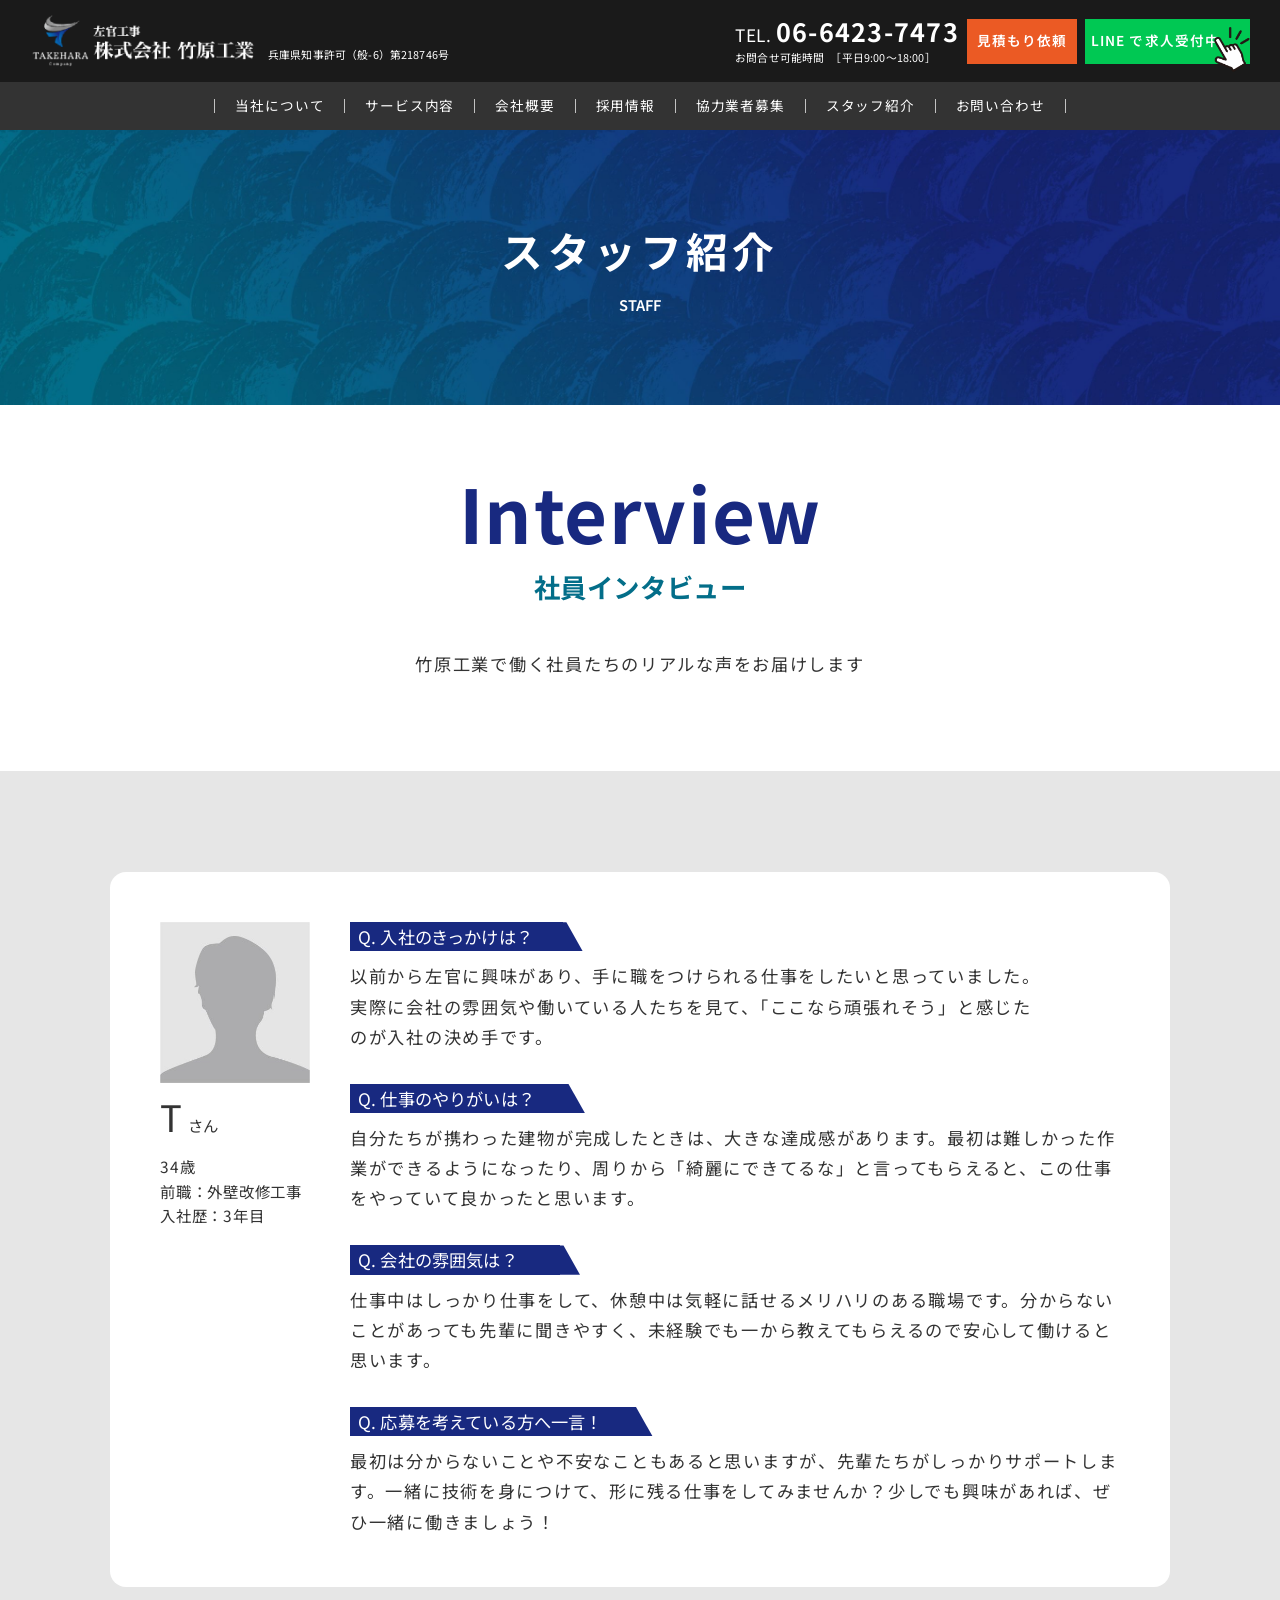
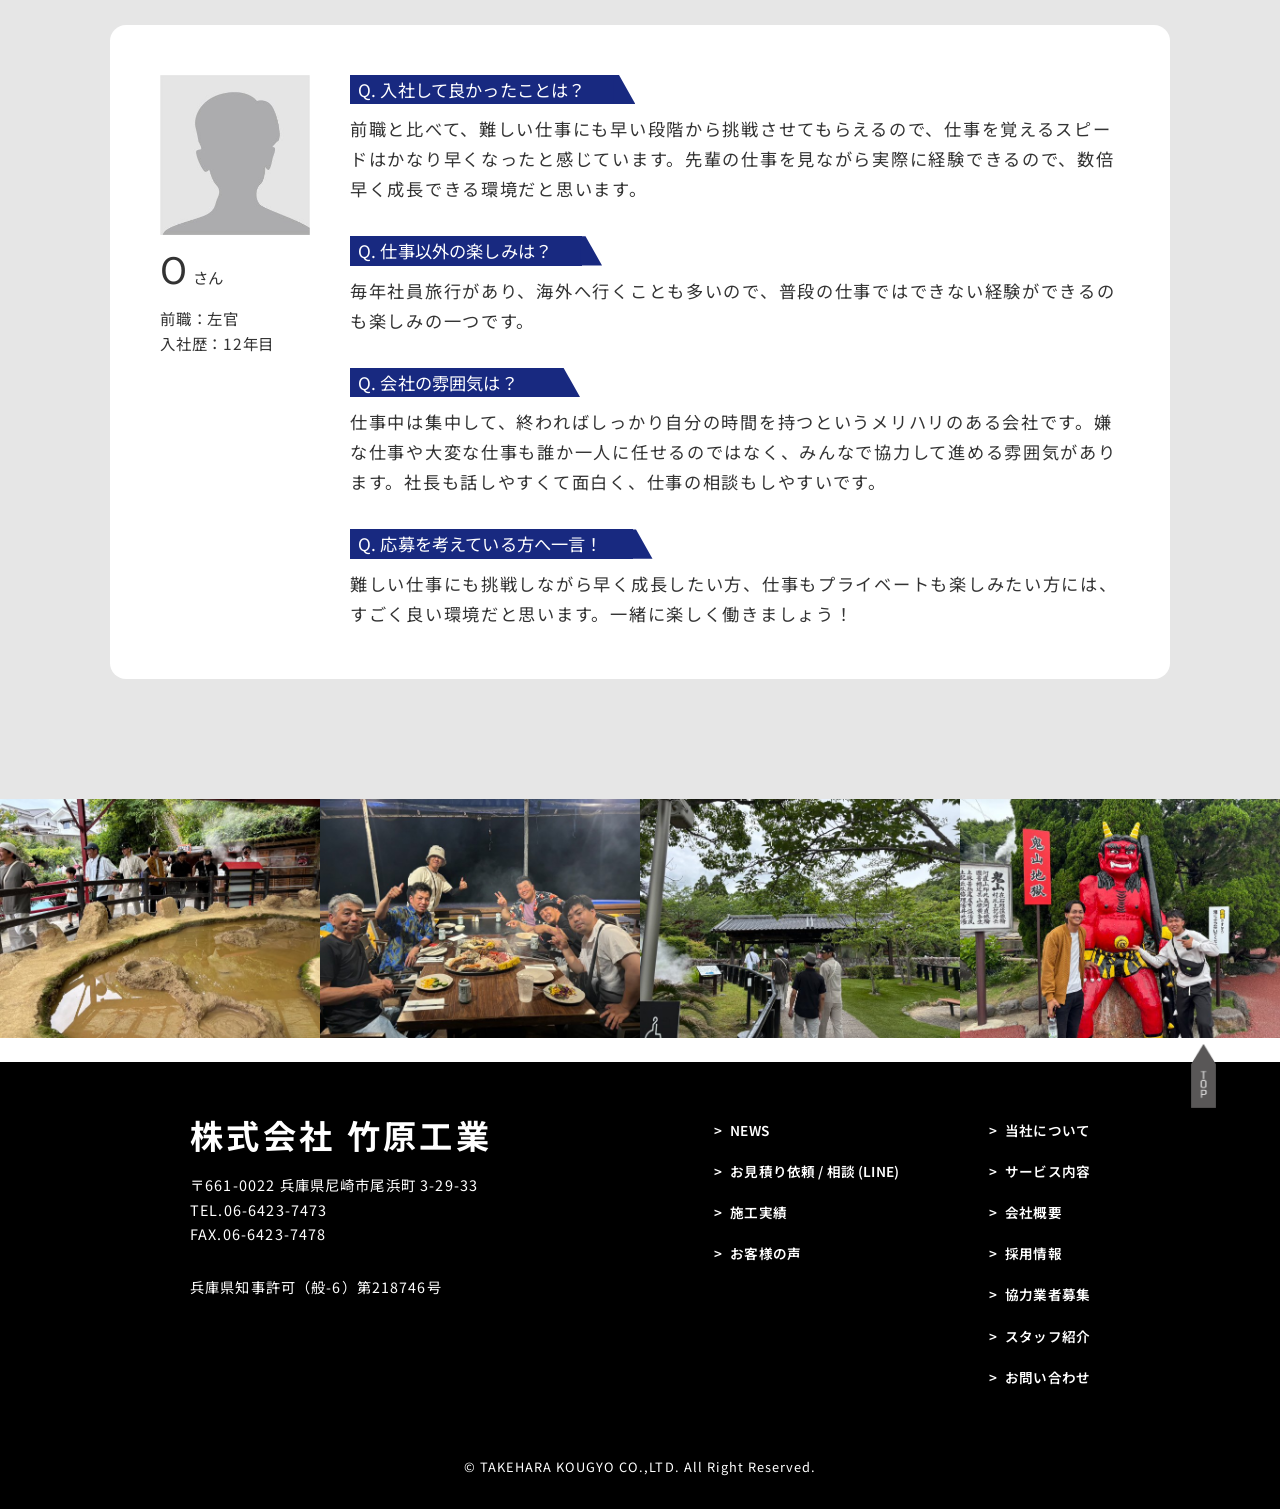
<file: staff.html>
<!DOCTYPE html>
<html lang="ja">

<head>
  <meta charset="utf-8" />
  <title>スタッフ紹介 | 株式会社 竹原工業</title>
  <meta name="description" content="テキストテキストテキストテキストテキストテキストテキストテキスト" />
  <meta name="viewport" content="width=device-width, initial-scale=1" />
  <meta name="robots" content="noindex, nofollow">
  <link rel="preconnect" href="https://fonts.googleapis.com">
  <link rel="preconnect" href="https://fonts.gstatic.com" crossorigin>
  <link href="https://fonts.googleapis.com/css2?family=Noto+Sans+JP:wght@100..900&display=swap" rel="stylesheet">
  <link rel="stylesheet" href="css/style.css" />
</head>

<body>

  <header class="l-header">
    <div class="p-header">
      <div class="p-header__main">
        <div class="p-header__inner">

          <div class="p-header__company">
            <h1 class="p-header__logo">
              <a href="index.html" class="p-header__logo-link">
                <img src="images/top/header-logo.png" alt="左官工事 株式会社竹原工業" class="p-header__logo-image">
              </a>
            </h1>

            <p class="p-header__license">
              兵庫県知事許可（般-6）第218746号
            </p>
          </div>

          <div class="p-header__right">
            <div class="p-header__tel">
              <a href="tel:0664237473" class="p-header__tel-link">
                <span class="p-header__tel-label">TEL.</span>
                <span class="p-header__tel-number">06-6423-7473</span>
              </a>

              <p class="p-header__tel-time">
                お問合せ可能時間　［平日9:00～18:00］
              </p>
            </div>

            <a href="contact.html#contact-direct" class="p-header__estimate">
              見積もり依頼
            </a>

            <a href="https://page.line.me/212nhfph" class="p-header__line">
              <span class="p-header__line-text">
                LINE で求人受付中
              </span>

              <img src="images/top/header-line-icon.png" alt="" class="p-header__line-icon">
            </a>
          </div>

          <button class="p-header__hamburger" type="button" aria-label="メニューを開く" aria-controls="header-drawer"
            aria-expanded="false">
            <span class="p-header__hamburger-line"></span>
            <span class="p-header__hamburger-line"></span>
            <span class="p-header__hamburger-line"></span>
          </button>

        </div>
      </div>

      <nav class="p-header__nav" aria-label="メインナビゲーション">
        <ul class="p-header__nav-list">
          <li class="p-header__nav-item">
            <a href="about.html" class="p-header__nav-link">当社について</a>
          </li>
          <li class="p-header__nav-item">
            <a href="service.html" class="p-header__nav-link">サービス内容</a>
          </li>
          <li class="p-header__nav-item">
            <a href="company.html" class="p-header__nav-link">会社概要</a>
          </li>
          <li class="p-header__nav-item">
            <a href="recruit.html" class="p-header__nav-link">採用情報</a>
          </li>
          <li class="p-header__nav-item">
            <a href="business-partners.html" class="p-header__nav-link">協力業者募集</a>
          </li>
          <li class="p-header__nav-item">
            <a href="staff.html" class="p-header__nav-link">スタッフ紹介</a>
          </li>
          <li class="p-header__nav-item">
            <a href="contact.html" class="p-header__nav-link">お問い合わせ</a>
          </li>
        </ul>
      </nav>

      <div class="p-header__drawer" id="header-drawer">
        <nav class="p-header__drawer-nav" aria-label="スマートフォンメニュー">
          <ul class="p-header__drawer-list">
            <li class="p-header__drawer-item">
              <a href="about.html" class="p-header__drawer-link">当社について</a>
            </li>
            <li class="p-header__drawer-item">
              <a href="service.html" class="p-header__drawer-link">サービス内容</a>
            </li>
            <li class="p-header__drawer-item">
              <a href="company.html" class="p-header__drawer-link">会社概要</a>
            </li>
            <li class="p-header__drawer-item">
              <a href="recruit.html" class="p-header__drawer-link">採用情報</a>
            </li>
            <li class="p-header__drawer-item">
              <a href="business-partners.html" class="p-header__drawer-link">協力業者募集</a>
            </li>
            <li class="p-header__drawer-item">
              <a href="staff.html" class="p-header__drawer-link">スタッフ紹介</a>
            </li>
            <li class="p-header__drawer-item">
              <a href="contact.html" class="p-header__drawer-link">お問い合わせ</a>
            </li>
          </ul>

          <div class="p-header__drawer-buttons">
            <a href="contact.html" class="p-header__drawer-estimate">
              見積もり依頼
            </a>

            <a href="https://page.line.me/212nhfph" class="p-header__drawer-line">
              LINEで求人受付中
            </a>
          </div>

          <a href="tel:0664237473" class="p-header__drawer-tel">
            <span>TEL.</span> 06-6423-7473
          </a>

          <p class="p-header__drawer-time">
            お問合せ可能時間　［平日9:00～18:00］
          </p>
        </nav>
      </div>

    </div>
  </header>

  <main class="l-main">

    <section class="c-sub-hero">
      <div class="c-sub-hero__inner">
        <h1 class="c-sub-hero__title">スタッフ紹介</h1>
        <p class="c-sub-hero__en">STAFF</p>
      </div>
    </section>



    <section class="p-staff-interview">
      <div class="p-staff-interview__inner">
        <div class="p-staff-interview__heading">
          <p class="p-staff-interview__en">Interview</p>
          <h2 class="p-staff-interview__title">社員インタビュー</h2>
        </div>

        <p class="p-staff-interview__lead">
          竹原工業で働く社員たちのリアルな声をお届けします
        </p>
      </div>
      <div class="p-staff-interview__body">
        <div class="p-staff-interview__contents">
          <article class="p-staff-interview__card">
            <div class="p-staff-interview__profile">
              <div class="p-staff-interview__profile-image">
                <img src="images/staff/staff-t.jpg" alt="Tさん" class="p-staff-interview__profile-image-item">
              </div>

              <div class="p-staff-interview__profile-info">
                <p class="p-staff-interview__name">
                  <span class="p-staff-interview__name-initial">T</span>
                  <span class="p-staff-interview__name-san">さん</span>
                </p>

                <p class="p-staff-interview__meta">
                  34歳<br>
                  前職：外壁改修工事<br>
                  入社歴：3年目
                </p>
              </div>
            </div>

            <div class="p-staff-interview__qa">
              <div class="p-staff-interview__qa-item">
                <h3 class="p-staff-interview__question">
                  Q. 入社のきっかけは？
                </h3>

                <p class="p-staff-interview__answer">
                  以前から左官に興味があり、手に職をつけられる仕事をしたいと思っていました。<br>
                  実際に会社の雰囲気や働いている人たちを見て、「ここなら頑張れそう」と感じた<br>
                  のが入社の決め手です。
                </p>
              </div>

              <div class="p-staff-interview__qa-item">
                <h3 class="p-staff-interview__question">
                  Q. 仕事のやりがいは？
                </h3>

                <p class="p-staff-interview__answer">
                  自分たちが携わった建物が完成したときは、大きな達成感があります。最初は難しかった作業ができるようになったり、周りから「綺麗にできてるな」と言ってもらえると、この仕事をやっていて良かったと思います。
                </p>
              </div>

              <div class="p-staff-interview__qa-item">
                <h3 class="p-staff-interview__question">
                  Q. 会社の雰囲気は？
                </h3>

                <p class="p-staff-interview__answer">
                  仕事中はしっかり仕事をして、休憩中は気軽に話せるメリハリのある職場です。分からないことがあっても先輩に聞きやすく、未経験でも一から教えてもらえるので安心して働けると思います。
                </p>
              </div>

              <div class="p-staff-interview__qa-item">
                <h3 class="p-staff-interview__question">
                  Q. 応募を考えている方へ一言！
                </h3>

                <p class="p-staff-interview__answer">
                  最初は分からないことや不安なこともあると思いますが、先輩たちがしっかりサポートします。一緒に技術を身につけて、形に残る仕事をしてみませんか？少しでも興味があれば、ぜひ一緒に働きましょう！
                </p>
              </div>
            </div>
          </article>

          <article class="p-staff-interview__card">
            <div class="p-staff-interview__profile">
              <div class="p-staff-interview__profile-image">
                <img src="images/staff/staff-o.jpg" alt="Oさん" class="p-staff-interview__profile-image-item">
              </div>

              <div class="p-staff-interview__profile-info">
                <p class="p-staff-interview__name">
                  <span class="p-staff-interview__name-initial">O</span>
                  <span class="p-staff-interview__name-san">さん</span>
                </p>

                <p class="p-staff-interview__meta">
                  前職：左官<br>
                  入社歴：12年目
                </p>
              </div>
            </div>

            <div class="p-staff-interview__qa">
              <div class="p-staff-interview__qa-item">
                <h3 class="p-staff-interview__question">
                  Q. 入社して良かったことは？
                </h3>

                <p class="p-staff-interview__answer">
                  前職と比べて、難しい仕事にも早い段階から挑戦させてもらえるので、仕事を覚えるスピードはかなり早くなったと感じています。先輩の仕事を見ながら実際に経験できるので、数倍早く成長できる環境だと思います。
                </p>
              </div>

              <div class="p-staff-interview__qa-item">
                <h3 class="p-staff-interview__question">
                  Q. 仕事以外の楽しみは？
                </h3>

                <p class="p-staff-interview__answer">
                  毎年社員旅行があり、海外へ行くことも多いので、普段の仕事ではできない経験ができるのも楽しみの一つです。
                </p>
              </div>

              <div class="p-staff-interview__qa-item">
                <h3 class="p-staff-interview__question">
                  Q. 会社の雰囲気は？
                </h3>

                <p class="p-staff-interview__answer">
                  仕事中は集中して、終わればしっかり自分の時間を持つというメリハリのある会社です。嫌な仕事や大変な仕事も誰か一人に任せるのではなく、みんなで協力して進める雰囲気があります。社長も話しやすくて面白く、仕事の相談もしやすいです。
                </p>
              </div>

              <div class="p-staff-interview__qa-item">
                <h3 class="p-staff-interview__question">
                  Q. 応募を考えている方へ一言！
                </h3>

                <p class="p-staff-interview__answer">
                  難しい仕事にも挑戦しながら早く成長したい方、仕事もプライベートも楽しみたい方には、すごく良い環境だと思います。一緒に楽しく働きましょう！
                </p>
              </div>
            </div>
          </article>
        </div>
      </div>
    </section>

    <div class="c-photo-gallery c-photo-gallery--four">
      <div class="c-photo-gallery__item">
        <img src="images/staff/staff-gallery01.jpg" alt="社員旅行の様子" class="c-photo-gallery__image">
      </div>

      <div class="c-photo-gallery__item">
        <img src="images/staff/staff-gallery02.jpg" alt="社員旅行で食事を楽しむスタッフ" class="c-photo-gallery__image">
      </div>

      <div class="c-photo-gallery__item">
        <img src="images/staff/staff-gallery03.jpg" alt="社員旅行の様子" class="c-photo-gallery__image">
      </div>

      <div class="c-photo-gallery__item">
        <img src="images/staff/staff-gallery04.jpg" alt="社員旅行でのスタッフ" class="c-photo-gallery__image">
      </div>
    </div>

  </main>

  <footer class="l-footer">
    <div class="p-footer">

      <a href="#" class="p-footer__page-top" aria-label="ページ上部へ戻る">
        <img src="images/common/page-top.png" alt="" class="p-footer__page-top-image">
      </a>

      <div class="p-footer__inner">
        <div class="p-footer__main">
          <div class="p-footer__company">
            <p class="p-footer__company-name">株式会社 竹原工業</p>

            <div class="p-footer__company-info">
              <p>〒661-0022 兵庫県尼崎市尾浜町 3-29-33</p>
              <p>TEL.06-6423-7473</p>
              <p>FAX.06-6423-7478</p>
            </div>

            <p class="p-footer__license">
              兵庫県知事許可（般-6）第218746号
            </p>
          </div>

          <nav class="p-footer__nav" aria-label="フッターナビゲーション">
            <ul class="p-footer__nav-list">
              <li class="p-footer__nav-item">
                <a href="index.html#top-news" class="p-footer__nav-link">NEWS</a>
              </li>
              <li class="p-footer__nav-item">
                <a href="contact.html#contact-direct" class="p-footer__nav-link">お見積り依頼 / 相談 (LINE)</a>
              </li>
              <li class="p-footer__nav-item">
                <a href="service.html#service-works" class="p-footer__nav-link">施工実績</a>
              </li>
              <li class="p-footer__nav-item">
                <a href="index.html#top-voice" class="p-footer__nav-link">お客様の声</a>
              </li>
            </ul>

            <ul class="p-footer__nav-list">
              <li class="p-footer__nav-item">
                <a href="about.html" class="p-footer__nav-link">当社について</a>
              </li>
              <li class="p-footer__nav-item">
                <a href="service.html" class="p-footer__nav-link">サービス内容</a>
              </li>
              <li class="p-footer__nav-item">
                <a href="company.html" class="p-footer__nav-link">会社概要</a>
              </li>
              <li class="p-footer__nav-item">
                <a href="recruit.html" class="p-footer__nav-link">採用情報</a>
              </li>
              <li class="p-footer__nav-item">
                <a href="business-partners.html" class="p-footer__nav-link">協力業者募集</a>
              </li>
              <li class="p-footer__nav-item">
                <a href="staff.html" class="p-footer__nav-link">スタッフ紹介</a>
              </li>
              <li class="p-footer__nav-item">
                <a href="contact.html" class="p-footer__nav-link">お問い合わせ</a>
              </li>
            </ul>
          </nav>
        </div>

        <p class="p-footer__copyright">
          &copy; TAKEHARA KOUGYO CO.,LTD. All Right Reserved.
        </p>
      </div>
    </div>
  </footer>

  <script src="js/main.js"></script>
</body>

</html>
</file>
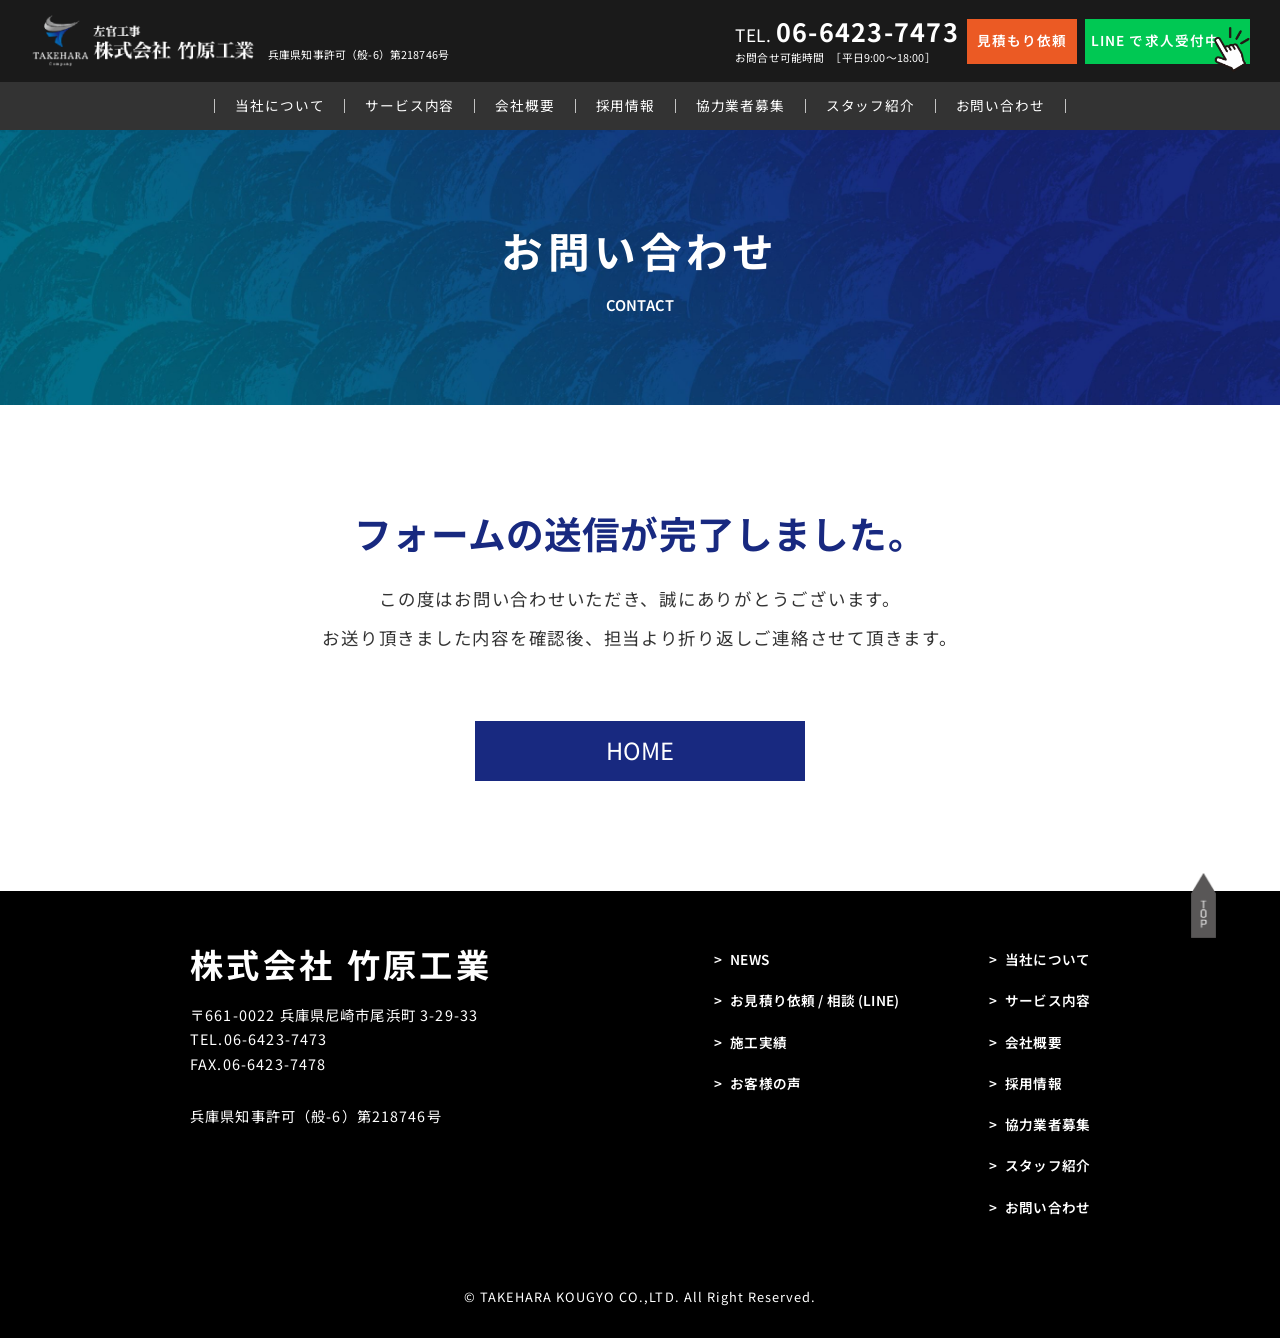
<file: thanks.html>
<!DOCTYPE html>
<html lang="ja">

<head>
  <meta charset="utf-8" />
  <title>お問い合わせ完了 | 株式会社 竹原工業</title>
  <meta name="description" content="テキストテキストテキストテキストテキストテキストテキストテキスト" />
  <meta name="viewport" content="width=device-width, initial-scale=1" />
  <meta name="robots" content="noindex, nofollow">
  <link rel="preconnect" href="https://fonts.googleapis.com">
  <link rel="preconnect" href="https://fonts.gstatic.com" crossorigin>
  <link href="https://fonts.googleapis.com/css2?family=Noto+Sans+JP:wght@100..900&display=swap" rel="stylesheet">
  <link rel="stylesheet" href="css/style.css" />
</head>

<body>

  <header class="l-header">
    <div class="p-header">
      <div class="p-header__main">
        <div class="p-header__inner">

          <div class="p-header__company">
            <h1 class="p-header__logo">
              <a href="index.html" class="p-header__logo-link">
                <img src="images/top/header-logo.png" alt="左官工事 株式会社竹原工業" class="p-header__logo-image">
              </a>
            </h1>

            <p class="p-header__license">
              兵庫県知事許可（般-6）第218746号
            </p>
          </div>

          <div class="p-header__right">
            <div class="p-header__tel">
              <a href="tel:0664237473" class="p-header__tel-link">
                <span class="p-header__tel-label">TEL.</span>
                <span class="p-header__tel-number">06-6423-7473</span>
              </a>

              <p class="p-header__tel-time">
                お問合せ可能時間　［平日9:00～18:00］
              </p>
            </div>

            <a href="contact.html#contact-direct" class="p-header__estimate">
              見積もり依頼
            </a>

            <a href="https://page.line.me/212nhfph" class="p-header__line">
              <span class="p-header__line-text">
                LINE で求人受付中
              </span>

              <img src="images/top/header-line-icon.png" alt="" class="p-header__line-icon">
            </a>
          </div>

          <button class="p-header__hamburger" type="button" aria-label="メニューを開く" aria-controls="header-drawer"
            aria-expanded="false">
            <span class="p-header__hamburger-line"></span>
            <span class="p-header__hamburger-line"></span>
            <span class="p-header__hamburger-line"></span>
          </button>

        </div>
      </div>

      <nav class="p-header__nav" aria-label="メインナビゲーション">
        <ul class="p-header__nav-list">
          <li class="p-header__nav-item">
            <a href="about.html" class="p-header__nav-link">当社について</a>
          </li>
          <li class="p-header__nav-item">
            <a href="service.html" class="p-header__nav-link">サービス内容</a>
          </li>
          <li class="p-header__nav-item">
            <a href="company.html" class="p-header__nav-link">会社概要</a>
          </li>
          <li class="p-header__nav-item">
            <a href="recruit.html" class="p-header__nav-link">採用情報</a>
          </li>
          <li class="p-header__nav-item">
            <a href="business-partners.html" class="p-header__nav-link">協力業者募集</a>
          </li>
          <li class="p-header__nav-item">
            <a href="staff.html" class="p-header__nav-link">スタッフ紹介</a>
          </li>
          <li class="p-header__nav-item">
            <a href="contact.html" class="p-header__nav-link">お問い合わせ</a>
          </li>
        </ul>
      </nav>

      <div class="p-header__drawer" id="header-drawer">
        <nav class="p-header__drawer-nav" aria-label="スマートフォンメニュー">
          <ul class="p-header__drawer-list">
            <li class="p-header__drawer-item">
              <a href="about.html" class="p-header__drawer-link">当社について</a>
            </li>
            <li class="p-header__drawer-item">
              <a href="service.html" class="p-header__drawer-link">サービス内容</a>
            </li>
            <li class="p-header__drawer-item">
              <a href="company.html" class="p-header__drawer-link">会社概要</a>
            </li>
            <li class="p-header__drawer-item">
              <a href="recruit.html" class="p-header__drawer-link">採用情報</a>
            </li>
            <li class="p-header__drawer-item">
              <a href="business-partners.html" class="p-header__drawer-link">協力業者募集</a>
            </li>
            <li class="p-header__drawer-item">
              <a href="staff.html" class="p-header__drawer-link">スタッフ紹介</a>
            </li>
            <li class="p-header__drawer-item">
              <a href="contact.html" class="p-header__drawer-link">お問い合わせ</a>
            </li>
          </ul>

          <div class="p-header__drawer-buttons">
            <a href="contact.html" class="p-header__drawer-estimate">
              見積もり依頼
            </a>

            <a href="https://page.line.me/212nhfph" class="p-header__drawer-line">
              LINEで求人受付中
            </a>
          </div>

          <a href="tel:0664237473" class="p-header__drawer-tel">
            <span>TEL.</span> 06-6423-7473
          </a>

          <p class="p-header__drawer-time">
            お問合せ可能時間　［平日9:00～18:00］
          </p>
        </nav>
      </div>

    </div>
  </header>

  <main class="l-main">

    <section class="c-sub-hero">
      <div class="c-sub-hero__inner">
        <h1 class="c-sub-hero__title">お問い合わせ</h1>
        <p class="c-sub-hero__en">CONTACT</p>
      </div>
    </section>

    <section class="p-thanks">
      <div class="p-thanks__inner">
        <h2 class="p-thanks__title">
          フォームの送信が完了しました。
        </h2>

        <div class="p-thanks__text">
          <p>
            この度はお問い合わせいただき、誠にありがとうございます。
          </p>
          <p>
            お送り頂きました内容を確認後、担当より折り返しご連絡させて頂きます。
          </p>
        </div>

        <div class="p-thanks__button">
          <a href="index.html" class="p-thanks__link">
            HOME
          </a>
        </div>
      </div>
    </section>

  </main>

  <footer class="l-footer">
    <div class="p-footer">

      <a href="#" class="p-footer__page-top" aria-label="ページ上部へ戻る">
        <img src="images/common/page-top.png" alt="" class="p-footer__page-top-image">
      </a>

      <div class="p-footer__inner">
        <div class="p-footer__main">
          <div class="p-footer__company">
            <p class="p-footer__company-name">株式会社 竹原工業</p>

            <div class="p-footer__company-info">
              <p>〒661-0022 兵庫県尼崎市尾浜町 3-29-33</p>
              <p>TEL.06-6423-7473</p>
              <p>FAX.06-6423-7478</p>
            </div>

            <p class="p-footer__license">
              兵庫県知事許可（般-6）第218746号
            </p>
          </div>

          <nav class="p-footer__nav" aria-label="フッターナビゲーション">
            <ul class="p-footer__nav-list">
              <li class="p-footer__nav-item">
                <a href="index.html#top-news" class="p-footer__nav-link">NEWS</a>
              </li>
              <li class="p-footer__nav-item">
                <a href="contact.html#contact-direct" class="p-footer__nav-link">お見積り依頼 / 相談 (LINE)</a>
              </li>
              <li class="p-footer__nav-item">
                <a href="service.html#service-works" class="p-footer__nav-link">施工実績</a>
              </li>
              <li class="p-footer__nav-item">
                <a href="index.html#top-voice" class="p-footer__nav-link">お客様の声</a>
              </li>
            </ul>

            <ul class="p-footer__nav-list">
              <li class="p-footer__nav-item">
                <a href="about.html" class="p-footer__nav-link">当社について</a>
              </li>
              <li class="p-footer__nav-item">
                <a href="service.html" class="p-footer__nav-link">サービス内容</a>
              </li>
              <li class="p-footer__nav-item">
                <a href="company.html" class="p-footer__nav-link">会社概要</a>
              </li>
              <li class="p-footer__nav-item">
                <a href="recruit.html" class="p-footer__nav-link">採用情報</a>
              </li>
              <li class="p-footer__nav-item">
                <a href="business-partners.html" class="p-footer__nav-link">協力業者募集</a>
              </li>
              <li class="p-footer__nav-item">
                <a href="staff.html" class="p-footer__nav-link">スタッフ紹介</a>
              </li>
              <li class="p-footer__nav-item">
                <a href="contact.html" class="p-footer__nav-link">お問い合わせ</a>
              </li>
            </ul>
          </nav>
        </div>

        <p class="p-footer__copyright">
          &copy; TAKEHARA KOUGYO CO.,LTD. All Right Reserved.
        </p>
      </div>
    </div>
  </footer>

  <script src="js/main.js"></script>
</body>

</html>
</file>
<file: css/style.css>
@charset "UTF-8";
/*! destyle.css v4.0.1 | MIT License | https://github.com/nicolas-cusan/destyle.css */
/* Reset box-model and set borders */
/* ============================================ */
*,
::before,
::after {
  box-sizing: border-box;
  border-style: solid;
  border-width: 0;
  min-width: 0;
}

/* Document */
/* ============================================ */
/**
 * 1. Correct the line height in all browsers.
 * 2. Prevent adjustments of font size after orientation changes in iOS.
 * 3. Remove gray overlay on links for iOS.
 */
html {
  line-height: 1.15; /* 1 */
  -webkit-text-size-adjust: 100%; /* 2 */
  -webkit-tap-highlight-color: transparent; /* 3*/
}

/* Sections */
/* ============================================ */
/**
 * Remove the margin in all browsers.
 */
body {
  margin: 0;
}

/**
 * Render the `main` element consistently in IE.
 */
main {
  display: block;
}

/* Vertical rhythm */
/* ============================================ */
p,
table,
blockquote,
address,
pre,
iframe,
form,
figure,
dl {
  margin: 0;
}

/* Headings */
/* ============================================ */
h1,
h2,
h3,
h4,
h5,
h6 {
  font-size: inherit;
  font-weight: inherit;
  margin: 0;
}

/* Lists (enumeration) */
/* ============================================ */
ul,
ol {
  margin: 0;
  padding: 0;
  list-style: none;
}

/* Lists (definition) */
/* ============================================ */
dt {
  font-weight: bold;
}

dd {
  margin-left: 0;
}

/* Grouping content */
/* ============================================ */
/**
 * 1. Add the correct box sizing in Firefox.
 * 2. Show the overflow in Edge and IE.
 */
hr {
  box-sizing: content-box; /* 1 */
  height: 0; /* 1 */
  overflow: visible; /* 2 */
  border-top-width: 1px;
  margin: 0;
  clear: both;
  color: inherit;
}

/**
 * 1. Correct the inheritance and scaling of font size in all browsers.
 * 2. Correct the odd `em` font sizing in all browsers.
 */
pre {
  font-family: monospace, monospace; /* 1 */
  font-size: inherit; /* 2 */
}

address {
  font-style: inherit;
}

/* Text-level semantics */
/* ============================================ */
/**
 * Remove the gray background on active links in IE 10.
 */
a {
  background-color: transparent;
  text-decoration: none;
  color: inherit;
}

/**
 * 1. Remove the bottom border in Chrome 57-
 * 2. Add the correct text decoration in Chrome, Edge, IE, Opera, and Safari.
 */
abbr[title] {
  -webkit-text-decoration: underline dotted;
          text-decoration: underline dotted; /* 2 */
}

/**
 * Add the correct font weight in Chrome, Edge, and Safari.
 */
b,
strong {
  font-weight: bolder;
}

/**
 * 1. Correct the inheritance and scaling of font size in all browsers.
 * 2. Correct the odd `em` font sizing in all browsers.
 */
code,
kbd,
samp {
  font-family: monospace, monospace; /* 1 */
  font-size: inherit; /* 2 */
}

/**
 * Add the correct font size in all browsers.
 */
small {
  font-size: 80%;
}

/**
 * Prevent `sub` and `sup` elements from affecting the line height in
 * all browsers.
 */
sub,
sup {
  font-size: 75%;
  line-height: 0;
  position: relative;
  vertical-align: baseline;
}

sub {
  bottom: -0.25em;
}

sup {
  top: -0.5em;
}

/* Replaced content */
/* ============================================ */
/**
 * Prevent vertical alignment issues.
 */
svg,
img,
embed,
object,
iframe {
  vertical-align: bottom;
}

/* Forms */
/* ============================================ */
/**
 * Reset form fields to make them styleable.
 * 1. Make form elements stylable across systems iOS especially.
 * 2. Inherit text-transform from parent.
 */
button,
input,
optgroup,
select,
textarea {
  -webkit-appearance: none; /* 1 */
  -moz-appearance: none;
       appearance: none;
  vertical-align: middle;
  color: inherit;
  font: inherit;
  background: transparent;
  padding: 0;
  margin: 0;
  border-radius: 0;
  text-align: inherit;
  text-transform: inherit; /* 2 */
}

/**
 * Correct cursors for clickable elements.
 */
button,
[type=button],
[type=reset],
[type=submit] {
  cursor: pointer;
}

button:disabled,
[type=button]:disabled,
[type=reset]:disabled,
[type=submit]:disabled {
  cursor: default;
}

/**
 * Improve outlines for Firefox and unify style with input elements & buttons.
 */
:-moz-focusring {
  outline: auto;
}

select:disabled {
  opacity: inherit;
}

/**
 * Remove padding
 */
option {
  padding: 0;
}

/**
 * Reset to invisible
 */
fieldset {
  margin: 0;
  padding: 0;
  min-width: 0;
}

legend {
  padding: 0;
}

/**
 * Add the correct vertical alignment in Chrome, Firefox, and Opera.
 */
progress {
  vertical-align: baseline;
}

/**
 * Remove the default vertical scrollbar in IE 10+.
 */
textarea {
  overflow: auto;
}

/**
 * Correct the cursor style of increment and decrement buttons in Chrome.
 */
[type=number]::-webkit-inner-spin-button,
[type=number]::-webkit-outer-spin-button {
  height: auto;
}

/**
 * Correct the outline style in Safari.
 */
[type=search] {
  outline-offset: -2px; /* 1 */
}

/**
 * Remove the inner padding in Chrome and Safari on macOS.
 */
[type=search]::-webkit-search-decoration {
  -webkit-appearance: none;
}

/**
 * 1. Correct the inability to style clickable types in iOS and Safari.
 * 2. Fix font inheritance.
 */
::-webkit-file-upload-button {
  -webkit-appearance: button; /* 1 */
  font: inherit; /* 2 */
}

/**
 * Clickable labels
 */
label[for] {
  cursor: pointer;
}

/* Interactive */
/* ============================================ */
/*
 * Add the correct display in Edge, IE 10+, and Firefox.
 */
details {
  display: block;
}

/*
 * Add the correct display in all browsers.
 */
summary {
  display: list-item;
}

/*
 * Remove outline for editable content.
 */
[contenteditable]:focus {
  outline: auto;
}

/* Tables */
/* ============================================ */
/**
1. Correct table border color inheritance in all Chrome and Safari.
*/
table {
  border-color: inherit; /* 1 */
  border-collapse: collapse;
}

caption {
  text-align: left;
}

td,
th {
  vertical-align: top;
  padding: 0;
}

th {
  text-align: left;
  font-weight: bold;
}

html {
  font-size: 100%;
  scroll-behavior: smooth;
  scroll-padding-top: 150px;
}
@media (max-width: 999px) {
  html {
    scroll-padding-top: 92px;
  }
}
@media (max-width: 600px) {
  html {
    scroll-padding-top: 88px;
  }
}

body {
  font-family: "Noto Sans JP", "Montserrat", "游ゴシック", YuGothic, "ヒラギノ角ゴ ProN W3", "Hiragino Kaku Gothic ProN", "メイリオ", Meiryo, sans-serif;
  color: #1a1a1a;
  font-size: clamp(0.875rem, 0.8332962633rem + 0.1779359431vw, 1rem);
  font-weight: bold;
  line-height: 1.66;
  letter-spacing: 0.01em;
}

body.is-menu-open {
  overflow: hidden;
}

img {
  max-width: 100%;
  height: auto;
  -o-object-fit: cover;
     object-fit: cover;
  vertical-align: bottom;
}

li {
  list-style: none;
}

a {
  text-decoration: none;
}

.pc-only {
  display: block;
}
@media (max-width: 767px) {
  .pc-only {
    display: none;
  }
}

.sp-only {
  display: none;
}
@media (max-width: 767px) {
  .sp-only {
    display: block;
  }
}

.l-header {
  position: fixed;
  z-index: 1000;
  top: 0;
  left: 0;
  width: 100%;
  background: #1a1a1a;
}

.l-footer {
  width: 100%;
  background-color: #000;
}

.l-main {
  padding-top: 130px;
}
@media (max-width: 999px) {
  .l-main {
    padding-top: 72px;
  }
}
@media (max-width: 600px) {
  .l-main {
    padding-top: 68px;
  }
}

.c-button {
  width: 175px;
  height: 50px;
  display: flex;
  align-items: center;
  justify-content: center;
  gap: 14px;
  color: #fff;
  background-color: #182980;
  font-size: clamp(0.875rem, 0.8332962633rem + 0.1779359431vw, 1rem);
  font-weight: 600;
  line-height: 1;
  transition: opacity 0.3s ease;
}
.c-button:hover {
  opacity: 0.8;
}
.c-button__arrow {
  font-size: clamp(1rem, 0.9582962633rem + 0.1779359431vw, 1.125rem);
  font-weight: 300;
  line-height: 1;
}
.c-button--line {
  background-color: #06c755;
}

.c-line-recruit {
  padding-block: 110px;
  background-color: #fff;
}
@media (max-width: 1040px) {
  .c-line-recruit {
    padding-block: 90px;
  }
}
@media (max-width: 767px) {
  .c-line-recruit {
    padding-block: 70px;
  }
}
@media (max-width: 499px) {
  .c-line-recruit {
    padding-block: 50px;
  }
}
.c-line-recruit__inner {
  width: min(850px, 100% - 40px);
  margin-inline: auto;
}
.c-line-recruit__inner .c-contact-buttons {
  margin-top: 10px;
  margin-bottom: 150px;
}
@media (max-width: 1024px) {
  .c-line-recruit__inner .c-contact-buttons {
    margin-bottom: 120px;
  }
}
@media (max-width: 767px) {
  .c-line-recruit__inner .c-contact-buttons {
    margin-bottom: 100px;
  }
}
@media (max-width: 499px) {
  .c-line-recruit__inner .c-contact-buttons {
    margin-bottom: 60px;
  }
}
@media (max-width: 499px) {
  .c-line-recruit__inner {
    width: calc(100% - 30px);
  }
}
.c-line-recruit__link {
  display: block;
  width: 100%;
  transition: opacity 0.3s ease;
}
.c-line-recruit__link:hover {
  opacity: 0.8;
}
.c-line-recruit__image {
  display: block;
  width: 100%;
  height: auto;
}

.c-section-heading {
  text-align: center;
}
.c-section-heading__title {
  margin: 0;
  color: #333;
  font-size: clamp(1.75rem, 1.3955182384rem + 1.512455516vw, 2.8125rem);
  font-weight: 700;
  line-height: 1.45;
  letter-spacing: 0.1em;
}
.c-section-heading__en {
  margin-top: 5px;
  color: #036e89;
  font-size: clamp(0.8125rem, 0.7707962633rem + 0.1779359431vw, 0.9375rem);
  font-weight: 600;
  line-height: 1.4;
}
.c-section-heading--white .c-section-heading__title {
  color: #fff;
}

.c-sub-hero {
  position: relative;
  width: 100%;
  height: 275px;
  background-image: url("../images/common/sub-hero-bg.jpg");
  background-position: center;
  background-repeat: no-repeat;
  background-size: cover;
}
@media (max-width: 767px) {
  .c-sub-hero {
    height: 250px;
  }
}
@media (max-width: 499px) {
  .c-sub-hero {
    height: 170px;
  }
}
.c-sub-hero__inner {
  width: 100%;
  height: 100%;
  padding: 0 20px;
  display: flex;
  flex-direction: column;
  align-items: center;
  justify-content: center;
}
@media (max-width: 499px) {
  .c-sub-hero__inner {
    padding: 0 16px;
  }
}
.c-sub-hero__title {
  margin: 0;
  color: #fff;
  font-size: clamp(1.75rem, 1.3955182384rem + 1.512455516vw, 2.8125rem);
  font-weight: 700;
  line-height: 1.45;
  letter-spacing: 0.1em;
  text-align: center;
}
.c-sub-hero__en {
  margin-top: 15px;
  color: #fff;
  font-size: clamp(0.8125rem, 0.7707962633rem + 0.1779359431vw, 0.9375rem);
  font-weight: 600;
  line-height: 1.4;
  text-align: center;
}

.c-contact-buttons {
  display: grid;
  grid-template-columns: repeat(2, 1fr);
  gap: 20px;
  width: 100%;
}
@media (max-width: 767px) {
  .c-contact-buttons {
    grid-template-columns: 1fr;
    gap: 12px;
  }
}
.c-contact-buttons__button {
  display: flex;
  align-items: center;
  justify-content: center;
  gap: 20px;
  min-height: 85px;
  padding: 20px 36px;
  color: #fff;
  background-color: #182980;
  text-decoration: none;
  transition: opacity 0.3s ease;
}
.c-contact-buttons__button:hover {
  opacity: 0.8;
}
@media (max-width: 1024px) {
  .c-contact-buttons__button {
    gap: 20px;
    padding: 20px;
  }
}
@media (max-width: 767px) {
  .c-contact-buttons__button {
    min-height: 75px;
  }
}
@media (max-width: 499px) {
  .c-contact-buttons__button {
    min-height: 55px;
    gap: 15px;
    padding: 15px 20px;
  }
}
.c-contact-buttons__icon {
  display: block;
  width: auto;
  height: auto;
  flex-shrink: 0;
}
.c-contact-buttons__icon--mail {
  width: 48px;
}
@media (max-width: 499px) {
  .c-contact-buttons__icon--mail {
    width: 40px;
  }
}
.c-contact-buttons__icon--tel {
  width: 30px;
}
@media (max-width: 499px) {
  .c-contact-buttons__icon--tel {
    width: 25px;
  }
}
.c-contact-buttons__text {
  color: #fff;
  font-size: clamp(1rem, 0.8123331851rem + 0.8007117438vw, 1.5625rem);
  font-weight: 700;
  white-space: nowrap;
}
.c-contact-buttons__text--tel {
  font-size: clamp(1.1875rem, 0.9164257117rem + 1.1565836299vw, 2rem);
  letter-spacing: 0.1em;
}

.c-photo-gallery {
  display: grid;
  grid-template-columns: repeat(5, 1fr);
  width: 100%;
  margin-bottom: 24px;
}
@media (max-width: 767px) {
  .c-photo-gallery {
    grid-template-columns: repeat(2, 1fr);
  }
}
.c-photo-gallery--four {
  grid-template-columns: repeat(4, 1fr);
}
@media (max-width: 767px) {
  .c-photo-gallery--four {
    grid-template-columns: repeat(2, 1fr);
  }
}
@media (max-width: 767px) {
  .c-photo-gallery--four .c-photo-gallery__item:last-child {
    grid-column: auto;
    aspect-ratio: 1/1;
  }
}
.c-photo-gallery__item {
  overflow: hidden;
}
@media (max-width: 767px) {
  .c-photo-gallery__item {
    aspect-ratio: 1/1;
  }
}
@media (max-width: 767px) {
  .c-photo-gallery__item:last-child {
    grid-column: 1/-1;
    aspect-ratio: 2/1;
  }
}
.c-photo-gallery__image {
  display: block;
  width: 100%;
  height: 100%;
  -o-object-fit: cover;
     object-fit: cover;
}

.c-top-access {
  padding-top: 90px;
  background-color: #fff;
}
@media (max-width: 1040px) {
  .c-top-access {
    padding-top: 70px;
  }
}
@media (max-width: 767px) {
  .c-top-access {
    padding-top: 60px;
  }
}
@media (max-width: 499px) {
  .c-top-access {
    padding-top: 50px;
  }
}
.c-top-access__heading {
  padding: 0 20px 40px;
}
@media (max-width: 767px) {
  .c-top-access__heading {
    padding-bottom: 30px;
  }
}
@media (max-width: 499px) {
  .c-top-access__heading {
    padding: 0 16px 30px;
  }
}
.c-top-access__map {
  width: 100%;
  height: 400px;
}
@media (max-width: 1040px) {
  .c-top-access__map {
    height: 340px;
  }
}
@media (max-width: 767px) {
  .c-top-access__map {
    height: 300px;
  }
}
@media (max-width: 499px) {
  .c-top-access__map {
    height: 260px;
  }
}
.c-top-access__map-frame {
  display: block;
  width: 100%;
  height: 100%;
  border: 0;
}
.c-top-access__info {
  padding: 40px 20px 140px;
  color: #333;
  text-align: center;
}
@media (max-width: 767px) {
  .c-top-access__info {
    padding: 35px 20px 100px;
  }
}
@media (max-width: 499px) {
  .c-top-access__info {
    padding: 30px 16px 70px;
  }
}
.c-top-access__address {
  margin: 0;
  font-size: clamp(0.9375rem, 0.874944395rem + 0.2669039146vw, 1.125rem);
  font-weight: 400;
  line-height: 1.6;
  letter-spacing: 0.1em;
}
.c-top-access__tel {
  display: flex;
  align-items: center;
  justify-content: center;
  gap: 5px;
  width: -webkit-fit-content;
  width: -moz-fit-content;
  width: fit-content;
  margin: 8px auto 0;
  color: #182980;
  text-decoration: none;
  transition: opacity 0.3s ease;
}
.c-top-access__tel:hover {
  opacity: 0.7;
}
.c-top-access__tel-icon {
  display: block;
  width: 25px;
  height: auto;
  flex-shrink: 0;
}
@media (max-width: 499px) {
  .c-top-access__tel-icon {
    width: 22px;
  }
}
.c-top-access__tel-number {
  font-size: clamp(1.5rem, 1.3331850534rem + 0.7117437722vw, 2rem);
  font-weight: 700;
  line-height: 1.2;
  letter-spacing: 0.08em;
}
.c-top-access__fax {
  margin-top: 8px;
  font-size: clamp(0.875rem, 0.7915925267rem + 0.3558718861vw, 1.125rem);
  font-weight: 400;
  line-height: 1.5;
  letter-spacing: 0.1em;
}

.p-header {
  width: 100%;
}
.p-header__main {
  position: relative;
  z-index: 100;
  width: 100%;
  height: 82px;
  background: #1a1a1a;
}
@media (max-width: 999px) {
  .p-header__main {
    height: 72px;
  }
}
@media (max-width: 600px) {
  .p-header__main {
    height: 68px;
  }
}
.p-header__inner {
  max-width: 1100px;
  height: 100%;
  margin-inline: auto;
  display: flex;
  align-items: center;
  justify-content: space-between;
}
@media (max-width: 1300px) {
  .p-header__inner {
    max-width: none;
    padding-inline: 30px;
  }
}
@media (max-width: 1040px) {
  .p-header__inner {
    padding-inline: 20px;
  }
}
@media (max-width: 999px) {
  .p-header__inner {
    padding-right: 0;
  }
}
@media (max-width: 600px) {
  .p-header__inner {
    padding-left: 15px;
  }
}
.p-header__company {
  display: flex;
  align-items: flex-end;
  gap: 12px;
  flex-shrink: 0;
}
@media (max-width: 1300px) {
  .p-header__company {
    gap: 8px;
  }
}
.p-header__logo {
  width: 260px;
  margin: 0;
  flex-shrink: 0;
}
@media (max-width: 1300px) {
  .p-header__logo {
    width: 230px;
  }
}
@media (max-width: 1040px) {
  .p-header__logo {
    width: 210px;
  }
}
@media (max-width: 999px) {
  .p-header__logo {
    width: 220px;
  }
}
@media (max-width: 600px) {
  .p-header__logo {
    width: 190px;
  }
}
@media (max-width: 399px) {
  .p-header__logo {
    width: 170px;
  }
}
.p-header__logo-link {
  display: block;
  width: 100%;
}
.p-header__logo-image {
  display: block;
  width: 100%;
  height: auto;
}
.p-header__license {
  font-size: clamp(0.625rem, 0.6041481317rem + 0.0889679715vw, 0.6875rem);
  font-weight: 400;
  line-height: 1.72;
  color: #fff;
  white-space: nowrap;
  margin-bottom: 6px;
}
@media (max-width: 1300px) {
  .p-header__license {
    margin-bottom: 4px;
  }
}
@media (max-width: 1040px) {
  .p-header__license {
    display: none;
  }
}
.p-header__right {
  display: flex;
  align-items: center;
  gap: 12px;
  flex-shrink: 0;
}
@media (max-width: 1300px) {
  .p-header__right {
    gap: 8px;
  }
}
@media (max-width: 999px) {
  .p-header__right {
    display: none;
  }
}
.p-header__tel {
  color: #fff;
}
.p-header__tel-link {
  display: flex;
  align-items: baseline;
  gap: 4px;
  color: #fff;
  text-decoration: none;
  white-space: nowrap;
}
.p-header__tel-label {
  font-size: clamp(0.875rem, 0.7915925267rem + 0.3558718861vw, 1.125rem);
  font-weight: 400;
  line-height: 1;
  letter-spacing: 0.04em;
}
.p-header__tel-number {
  font-size: clamp(1.125rem, 0.9373331851rem + 0.8007117438vw, 1.6875rem);
  font-weight: 700;
  line-height: 1;
  letter-spacing: 0.05em;
}
.p-header__tel-time {
  font-size: clamp(0.625rem, 0.6041481317rem + 0.0889679715vw, 0.6875rem);
  font-weight: 400;
  line-height: 1;
  white-space: nowrap;
  margin-top: 8px;
}
.p-header__estimate {
  display: flex;
  align-items: center;
  justify-content: center;
  width: 120px;
  height: 45px;
  flex-shrink: 0;
  background-color: #eb5a24;
  color: #fff;
  font-size: clamp(0.75rem, 0.7082962633rem + 0.1779359431vw, 0.875rem);
  font-weight: 600;
  line-height: 1;
  letter-spacing: 0.08em;
  white-space: nowrap;
  transition: opacity 0.3s ease;
}
@media (max-width: 1300px) {
  .p-header__estimate {
    width: 110px;
  }
}
@media (max-width: 1040px) {
  .p-header__estimate {
    width: 100px;
  }
}
.p-header__estimate:hover {
  opacity: 0.8;
}
.p-header__line {
  position: relative;
  display: flex;
  align-items: center;
  justify-content: center;
  width: 180px;
  height: 45px;
  flex-shrink: 0;
  background-color: #00c853;
  color: #fff;
  text-decoration: none;
  transition: opacity 0.3s ease;
}
@media (max-width: 1300px) {
  .p-header__line {
    width: 165px;
  }
}
.p-header__line:hover {
  opacity: 0.8;
}
.p-header__line-text {
  padding-right: 24px;
  font-size: clamp(0.75rem, 0.7082962633rem + 0.1779359431vw, 0.875rem);
  font-weight: 600;
  line-height: 1;
  letter-spacing: 0.08em;
  white-space: nowrap;
}
.p-header__line-icon {
  position: absolute;
  right: 0;
  bottom: -8px;
  display: block;
  width: 36px;
  height: auto;
  pointer-events: none;
}
@media (max-width: 1040px) {
  .p-header__line-icon {
    right: -4px;
  }
}
.p-header__nav {
  width: 100%;
  height: 48px;
  background-color: #333;
}
@media (max-width: 999px) {
  .p-header__nav {
    display: none;
  }
}
.p-header__nav-list {
  max-width: 1100px;
  height: 100%;
  margin-inline: auto;
  display: flex;
  align-items: center;
  justify-content: center;
}
@media (max-width: 1300px) {
  .p-header__nav-list {
    padding-inline: 20px;
  }
}
.p-header__nav-item {
  position: relative;
  height: 100%;
  display: flex;
  align-items: center;
}
.p-header__nav-item::before {
  content: "";
  width: 1px;
  height: 14px;
  background-color: rgba(255, 255, 255, 0.7);
}
.p-header__nav-item:last-child::after {
  content: "";
  width: 1px;
  height: 14px;
  background-color: rgba(255, 255, 255, 0.7);
}
.p-header__nav-link {
  height: 100%;
  padding-inline: 26px;
  display: flex;
  align-items: center;
  justify-content: center;
  color: #fff;
  font-size: clamp(0.75rem, 0.7082962633rem + 0.1779359431vw, 0.875rem);
  font-weight: 400;
  line-height: 1;
  letter-spacing: 0.06em;
  white-space: nowrap;
  transition: opacity 0.3s ease;
}
@media (max-width: 1300px) {
  .p-header__nav-link {
    padding-inline: 20px;
  }
}
@media (max-width: 1040px) {
  .p-header__nav-link {
    padding-inline: 16px;
  }
}
.p-header__nav-link:hover {
  opacity: 0.7;
}
.p-header__hamburger {
  display: none;
}
@media (max-width: 999px) {
  .p-header__hamburger {
    position: relative;
    z-index: 110;
    width: 72px;
    height: 72px;
    flex-shrink: 0;
    display: flex;
    flex-direction: column;
    align-items: center;
    justify-content: center;
    gap: 7px;
    background-color: #333;
    border: 0;
    padding: 0;
    cursor: pointer;
  }
}
@media (max-width: 600px) {
  .p-header__hamburger {
    width: 68px;
    height: 68px;
  }
}
.p-header__hamburger-line {
  display: block;
  width: 28px;
  height: 2px;
  background-color: #fff;
  transition: transform 0.3s ease, opacity 0.3s ease;
}
.p-header.is-open .p-header__hamburger-line:nth-child(1) {
  transform: translateY(9px) rotate(45deg);
}
.p-header.is-open .p-header__hamburger-line:nth-child(2) {
  opacity: 0;
}
.p-header.is-open .p-header__hamburger-line:nth-child(3) {
  transform: translateY(-9px) rotate(-45deg);
}
.p-header__drawer {
  display: none;
}
@media (max-width: 999px) {
  .p-header__drawer {
    position: fixed;
    z-index: 90;
    top: 72px;
    right: 0;
    width: 100%;
    height: calc(100dvh - 72px);
    display: block;
    overflow-y: auto;
    background-color: #333;
    opacity: 0;
    visibility: hidden;
    transform: translateX(100%);
    transition: transform 0.3s ease, opacity 0.3s ease, visibility 0.3s ease;
  }
}
@media (max-width: 600px) {
  .p-header__drawer {
    top: 68px;
    height: calc(100dvh - 68px);
  }
}
.p-header.is-open .p-header__drawer {
  opacity: 1;
  visibility: visible;
  transform: translateX(0);
}
.p-header__drawer-nav {
  width: 100%;
  padding: 25px 20px 40px;
}
.p-header__drawer-list {
  width: 100%;
  margin: 0;
  padding: 0;
  list-style: none;
  border-top: 1px solid rgba(255, 255, 255, 0.3);
}
.p-header__drawer-item {
  margin: 0;
  padding: 0;
  list-style: none;
  border-bottom: 1px solid rgba(255, 255, 255, 0.3);
}
.p-header__drawer-item::marker {
  content: "";
}
.p-header__drawer-link {
  position: relative;
  width: 100%;
  min-height: 20px;
  padding: 12px;
  display: flex;
  align-items: center;
  color: #fff;
  font-weight: 400;
  line-height: 1.5;
  letter-spacing: 0.06em;
}
.p-header__drawer-link::after {
  content: "";
  position: absolute;
  top: 50%;
  right: 12px;
  width: 7px;
  height: 7px;
  border-top: 1px solid #fff;
  border-right: 1px solid #fff;
  transform: translateY(-50%) rotate(45deg);
}
.p-header__drawer-buttons {
  margin-top: 25px;
  display: grid;
  grid-template-columns: repeat(2, 1fr);
  gap: 10px;
}
@media (max-width: 499px) {
  .p-header__drawer-buttons {
    grid-template-columns: 1fr;
  }
}
.p-header__drawer-estimate {
  min-height: 45px;
  display: flex;
  align-items: center;
  justify-content: center;
  background-color: #eb5a24;
  color: #fff;
  font-weight: 600;
  letter-spacing: 0.08em;
}
.p-header__drawer-line {
  min-height: 45px;
  display: flex;
  align-items: center;
  justify-content: center;
  background-color: #00c853;
  color: #fff;
  font-weight: 600;
  letter-spacing: 0.08em;
}
.p-header__drawer-tel {
  margin-top: 25px;
  display: flex;
  align-items: baseline;
  justify-content: center;
  gap: 5px;
  color: #fff;
  font-size: clamp(1.375rem, 1.198943662rem + 0.7824726135vw, 1.6875rem);
  font-weight: 700;
  line-height: 1;
  letter-spacing: 0.05em;
}
.p-header__drawer-tel span {
  font-size: clamp(0.875rem, 0.7341549296rem + 0.6259780908vw, 1.125rem);
  font-weight: 400;
}
.p-header__drawer-time {
  margin-top: 8px;
  color: #fff;
  text-align: center;
  font-size: clamp(0.625rem, 0.5897887324rem + 0.1564945227vw, 0.6875rem);
  line-height: 1.5;
}

.p-mv {
  position: relative;
  width: 100%;
  height: calc(100vh - 130px);
  min-height: 620px;
  max-height: 850px;
  background-image: url("../images/top/mv-bg.jpg");
  background-position: center;
  background-repeat: no-repeat;
  background-size: cover;
  overflow: hidden;
}
.p-mv::before {
  content: "";
  position: absolute;
  inset: 0;
  z-index: 0;
  background-color: rgba(26, 26, 26, 0.2);
  pointer-events: none;
}
@media (max-width: 999px) {
  .p-mv {
    height: calc(100vh - 72px);
    min-height: 600px;
  }
}
@media (max-width: 767px) {
  .p-mv {
    height: auto;
    min-height: 600px;
    aspect-ratio: 750/1000;
    background-position: center;
  }
}
@media (max-width: 499px) {
  .p-mv {
    min-height: 560px;
    aspect-ratio: auto;
  }
}
.p-mv__content-bg {
  position: absolute;
  z-index: 1;
  top: 47%;
  left: 50%;
  width: min(750px, 100% - 40px);
  height: 250px;
  background: linear-gradient(39.0939deg, #036e89 40%, #182980 100%);
  mix-blend-mode: multiply;
  transform: translate(-50%, -50%);
  pointer-events: none;
}
@media (max-width: 1040px) {
  .p-mv__content-bg {
    width: min(600px, 100% - 40px);
    height: 220px;
  }
}
@media (max-width: 899px) {
  .p-mv__content-bg {
    top: 43%;
  }
}
@media (max-width: 767px) {
  .p-mv__content-bg {
    top: 42%;
    width: calc(100% - 30px);
    height: 200px;
  }
}
@media (max-width: 499px) {
  .p-mv__content-bg {
    width: calc(100% - 20px);
    height: 180px;
  }
}
.p-mv__content {
  position: absolute;
  z-index: 2;
  top: 47%;
  left: 50%;
  width: min(750px, 100% - 40px);
  color: #fff;
  text-align: center;
  transform: translate(-50%, -50%);
}
@media (max-width: 999px) {
  .p-mv__content {
    top: 43%;
    width: calc(100% - 60px);
  }
}
@media (max-width: 767px) {
  .p-mv__content {
    top: 42%;
    width: calc(100% - 30px);
  }
}
@media (max-width: 499px) {
  .p-mv__content {
    width: calc(100% - 20px);
  }
}
.p-mv__title {
  font-size: clamp(1.875rem, 1.1660364769rem + 3.024911032vw, 4rem);
  font-family: "Yu Gothic", "YuGothic", "游ゴシック体", "游ゴシック", sans-serif;
  font-weight: 700;
  line-height: 1.3;
  margin: 0;
}
.p-mv__title-line {
  display: block;
}
.p-mv__title-accent {
  color: #ffcf54;
}
.p-mv__title-small {
  font-size: clamp(1.5rem, 0.9578514235rem + 2.3131672598vw, 3.125rem);
}
.p-mv__text {
  font-size: clamp(0.875rem, 0.7081850534rem + 0.7117437722vw, 1.375rem);
  font-family: "Yu Gothic", "YuGothic", "游ゴシック体", "游ゴシック", sans-serif;
  font-weight: 700;
  margin-top: 12px;
}
@media (max-width: 767px) {
  .p-mv__text {
    margin-top: 8px;
  }
}
@media (max-width: 499px) {
  .p-mv__text {
    margin-top: 6px;
  }
}
.p-mv__line {
  position: absolute;
  z-index: 2;
  right: 5%;
  bottom: 5%;
  display: block;
  width: min(495px, 42vw);
  transition: opacity 0.3s ease;
}
@media (max-width: 1300px) {
  .p-mv__line {
    width: 45vw;
    bottom: 10%;
  }
}
@media (max-width: 999px) {
  .p-mv__line {
    width: 55vw;
  }
}
@media (max-width: 767px) {
  .p-mv__line {
    right: 50%;
    width: calc(100% - 60px);
    transform: translateX(50%);
  }
}
@media (max-width: 499px) {
  .p-mv__line {
    width: calc(100% - 24px);
  }
}
.p-mv__line:hover {
  opacity: 0.85;
}
.p-mv__line-image {
  display: block;
  width: 100%;
  height: auto;
}

.p-top-about {
  padding-block: 100px;
}
@media (max-width: 1040px) {
  .p-top-about {
    padding-block: 80px;
  }
}
@media (max-width: 767px) {
  .p-top-about {
    padding-block: 70px;
  }
}
@media (max-width: 499px) {
  .p-top-about {
    padding-block: 60px;
  }
}
.p-top-about__inner {
  display: flex;
  align-items: center;
  gap: 60px;
}
@media (max-width: 1499px) {
  .p-top-about__inner {
    gap: 40px;
  }
}
@media (max-width: 1040px) {
  .p-top-about__inner {
    gap: 20px;
  }
}
@media (max-width: 767px) {
  .p-top-about__inner {
    display: block;
  }
}
.p-top-about__image {
  width: 48%;
  flex-shrink: 0;
}
@media (max-width: 767px) {
  .p-top-about__image {
    width: 100%;
  }
}
.p-top-about__image-item {
  display: block;
  width: 100%;
  height: auto;
  -o-object-fit: cover;
     object-fit: cover;
}
.p-top-about__content {
  flex: 1;
  max-width: 480px;
}
@media (max-width: 767px) {
  .p-top-about__content {
    margin-top: 35px;
    padding: 0 20px;
  }
}
@media (max-width: 499px) {
  .p-top-about__content {
    margin-top: 28px;
    padding: 0 16px;
  }
}
.p-top-about__title {
  margin: 0;
  color: #182980;
  font-size: clamp(1.5rem, 1.1246663701rem + 1.6014234875vw, 2.625rem);
  font-weight: 700;
  line-height: 1.4;
  letter-spacing: 0.02em;
  white-space: nowrap;
}
@media (max-width: 1499px) {
  .p-top-about__title {
    white-space: normal;
  }
}
.p-top-about__text {
  margin-top: 35px;
  color: #333;
  font-size: clamp(0.875rem, 0.7915925267rem + 0.3558718861vw, 1.125rem);
  font-weight: 400;
  line-height: 2.5;
  letter-spacing: 0.1em;
}
@media (max-width: 899px) {
  .p-top-about__text {
    margin-top: 20px;
    line-height: 2;
  }
}
@media (max-width: 499px) {
  .p-top-about__text {
    margin-top: 16px;
  }
}
.p-top-about__text p {
  margin: 0;
}
.p-top-about__text p + p {
  margin-top: 14px;
}
@media (max-width: 767px) {
  .p-top-about__text p + p {
    margin-top: 12px;
  }
}

.p-top-strengths {
  padding: 85px 20px 64px;
  color: #fff;
  background-color: #1a1a1a;
}
@media (max-width: 1040px) {
  .p-top-strengths {
    padding: 70px 20px 60px;
  }
}
@media (max-width: 767px) {
  .p-top-strengths {
    padding: 60px 20px 60px;
  }
}
.p-top-strengths__inner {
  max-width: 1100px;
  margin-inline: auto;
}
.p-top-strengths__heading {
  text-align: center;
}
.p-top-strengths__title {
  font-size: clamp(1.75rem, 1.3955182384rem + 1.512455516vw, 2.8125rem);
  font-weight: 700;
  line-height: 1.4;
  letter-spacing: 0.1em;
}
.p-top-strengths__en {
  font-size: clamp(0.8125rem, 0.7707962633rem + 0.1779359431vw, 0.9375rem);
  font-weight: 600;
  line-height: 1.4;
  color: #036e89;
  margin-top: 8px;
}
.p-top-strengths__list {
  display: grid;
  grid-template-columns: repeat(3, 1fr);
  gap: 22px;
  margin-top: 80px;
}
@media (max-width: 1040px) {
  .p-top-strengths__list {
    gap: 15px;
    margin-top: 75px;
  }
}
@media (max-width: 899px) {
  .p-top-strengths__list {
    grid-template-columns: repeat(2, 1fr);
  }
}
@media (max-width: 767px) {
  .p-top-strengths__list {
    grid-template-columns: 1fr;
    gap: 65px;
    margin-top: 70px;
  }
}
.p-top-strengths__item {
  position: relative;
  min-height: 390px;
  border: 1px solid rgba(255, 255, 255, 0.9);
}
@media (max-width: 1040px) {
  .p-top-strengths__item {
    min-height: 380px;
  }
}
@media (max-width: 767px) {
  .p-top-strengths__item {
    width: 100%;
    max-width: 500px;
    min-height: auto;
    margin-inline: auto;
  }
}
.p-top-strengths__number {
  position: absolute;
  top: -46px;
  left: 50%;
  width: 84px;
  height: 84px;
  display: flex;
  flex-direction: column;
  align-items: center;
  justify-content: center;
  background-color: #182980;
  transform: translateX(-50%);
}
@media (max-width: 767px) {
  .p-top-strengths__number {
    width: 72px;
    height: 72px;
  }
}
.p-top-strengths__number-label {
  font-size: 9px;
  font-weight: 300;
  line-height: 1;
}
.p-top-strengths__number-text {
  margin-top: 6px;
  font-size: clamp(1.5rem, 1.1872219751rem + 1.334519573vw, 2.4375rem);
  font-weight: 700;
  line-height: 1;
}
.p-top-strengths__item-inner {
  padding: 55px 20px 35px;
}
@media (max-width: 1040px) {
  .p-top-strengths__item-inner {
    padding-inline: 18px;
  }
}
@media (max-width: 767px) {
  .p-top-strengths__item-inner {
    padding: 45px 20px 30px;
  }
}
@media (max-width: 499px) {
  .p-top-strengths__item-inner {
    padding: 40px 20px 24px;
  }
}
.p-top-strengths__icon {
  height: 115px;
  display: flex;
  align-items: center;
  justify-content: center;
}
.p-top-strengths__icon-image {
  display: block;
  width: auto;
  max-width: 100px;
  max-height: 100px;
  -o-object-fit: contain;
     object-fit: contain;
}
@media (max-width: 767px) {
  .p-top-strengths__icon-image {
    max-width: 82px;
    max-height: 82px;
  }
}
.p-top-strengths__item-title {
  margin-top: 12px;
  color: #ffcf54;
  font-size: clamp(1.375rem, 1.2081850534rem + 0.7117437722vw, 1.875rem);
  font-weight: 700;
  line-height: 1.5;
  text-align: center;
  white-space: nowrap;
}
@media (max-width: 1040px) {
  .p-top-strengths__item-title {
    white-space: normal;
  }
}
.p-top-strengths__text {
  font-size: clamp(0.875rem, 0.8332962633rem + 0.1779359431vw, 1rem);
  font-weight: 400;
  line-height: 2;
  letter-spacing: 0.1em;
  margin-top: 20px;
}
@media (max-width: 767px) {
  .p-top-strengths__text {
    margin-top: 10px;
  }
}
.p-top-strengths__button {
  display: flex;
  justify-content: center;
  margin-top: 45px;
}
@media (max-width: 767px) {
  .p-top-strengths__button {
    margin-top: 40px;
  }
}

.p-top-service {
  padding-block: 100px;
}
@media (max-width: 1040px) {
  .p-top-service {
    padding-block: 80px;
  }
}
@media (max-width: 767px) {
  .p-top-service {
    padding-block: 70px;
  }
}
@media (max-width: 499px) {
  .p-top-service {
    padding-block: 60px;
  }
}
.p-top-service__inner {
  display: flex;
  align-items: center;
  gap: 60px;
}
@media (max-width: 1499px) {
  .p-top-service__inner {
    align-items: flex-start;
    gap: 40px;
  }
}
@media (max-width: 1040px) {
  .p-top-service__inner {
    gap: 20px;
  }
}
@media (max-width: 767px) {
  .p-top-service__inner {
    display: block;
  }
}
.p-top-service__image {
  width: 48%;
  flex-shrink: 0;
}
@media (max-width: 767px) {
  .p-top-service__image {
    width: 100%;
  }
}
.p-top-service__image-item {
  display: block;
  width: 100%;
  height: auto;
  -o-object-fit: cover;
     object-fit: cover;
}
.p-top-service__content {
  flex: 1;
  max-width: 480px;
}
@media (max-width: 767px) {
  .p-top-service__content {
    margin-top: 35px;
    padding: 0 20px;
  }
}
@media (max-width: 499px) {
  .p-top-service__content {
    margin-top: 28px;
    padding: 0 16px;
  }
}
.p-top-service__title {
  margin: 0;
  color: #182980;
  font-size: clamp(1.5rem, 1.1246663701rem + 1.6014234875vw, 2.625rem);
  font-weight: 700;
  line-height: 1.5;
  letter-spacing: 0.02em;
}
@media (max-width: 767px) {
  .p-top-service__title {
    line-height: 1.4;
  }
}
.p-top-service__text {
  margin-top: 32px;
  color: #333;
  font-size: clamp(0.875rem, 0.7915925267rem + 0.3558718861vw, 1.125rem);
  font-weight: 400;
  line-height: 2.5;
  letter-spacing: 0.1em;
}
@media (max-width: 899px) {
  .p-top-service__text {
    margin-top: 20px;
    line-height: 2;
  }
}
@media (max-width: 767px) {
  .p-top-service__text br {
    display: none;
  }
}
@media (max-width: 499px) {
  .p-top-service__text {
    margin-top: 16px;
  }
}
.p-top-service__text p {
  margin: 0;
}
.p-top-service__text p + p {
  margin-top: 14px;
}
@media (max-width: 767px) {
  .p-top-service__text p + p {
    margin-top: 12px;
  }
}
.p-top-service__button {
  margin-top: 60px;
}
@media (max-width: 899px) {
  .p-top-service__button {
    margin-top: 40px;
  }
}
@media (max-width: 767px) {
  .p-top-service__button {
    margin-top: 25px;
  }
}

.p-top-works {
  position: relative;
  width: 100%;
  min-height: 750px;
  background-image: url("../images/top/works-bg.jpg");
  background-position: center;
  background-repeat: no-repeat;
  background-size: cover;
  overflow: hidden;
}
.p-top-works::before {
  content: "";
  position: absolute;
  inset: 0;
  z-index: 0;
  background-color: rgba(26, 26, 26, 0.2);
  pointer-events: none;
}
@media (max-width: 1040px) {
  .p-top-works {
    min-height: 650px;
  }
}
@media (max-width: 767px) {
  .p-top-works {
    min-height: 600px;
  }
}
@media (max-width: 499px) {
  .p-top-works {
    min-height: 540px;
  }
}
.p-top-works__content-bg {
  position: absolute;
  z-index: 1;
  top: 50%;
  left: 50%;
  width: min(740px, 100% - 40px);
  height: 450px;
  background-color: #1a1a1a;
  mix-blend-mode: multiply;
  opacity: 0.7;
  transform: translate(-50%, -50%);
  pointer-events: none;
}
@media (max-width: 767px) {
  .p-top-works__content-bg {
    width: calc(100% - 40px);
    height: 420px;
  }
}
@media (max-width: 499px) {
  .p-top-works__content-bg {
    width: calc(100% - 24px);
    height: 400px;
  }
}
.p-top-works__content {
  position: absolute;
  z-index: 2;
  top: 50%;
  left: 50%;
  width: min(835px, 100% - 40px);
  padding: 42px 30px 35px;
  color: #fff;
  text-align: center;
  transform: translate(-50%, -50%);
}
@media (max-width: 1040px) {
  .p-top-works__content {
    width: min(760px, 100% - 60px);
    padding-inline: 25px;
  }
}
@media (max-width: 767px) {
  .p-top-works__content {
    width: calc(100% - 40px);
    padding: 35px 20px 30px;
  }
}
@media (max-width: 499px) {
  .p-top-works__content {
    width: calc(100% - 24px);
    padding: 30px 15px 25px;
  }
}
.p-top-works__title {
  margin: 0;
  font-size: clamp(1.875rem, 1.3537032918rem + 2.2241992883vw, 3.4375rem);
  font-weight: 700;
  line-height: 1.4;
  letter-spacing: 0.1em;
  text-indent: 1em;
}
@media (max-width: 767px) {
  .p-top-works__title {
    text-indent: unset;
  }
}
.p-top-works__title-line {
  display: block;
}
.p-top-works__title-accent {
  color: #ffcf54;
}
.p-top-works__text {
  margin-top: 25px;
  font-size: clamp(0.875rem, 0.7915925267rem + 0.3558718861vw, 1.125rem);
  font-weight: 700;
  line-height: 2.4;
  letter-spacing: 0.1em;
}
@media (max-width: 767px) {
  .p-top-works__text {
    margin-top: 25px;
    line-height: 2;
  }
}
@media (max-width: 499px) {
  .p-top-works__text {
    margin-top: 20px;
  }
}
.p-top-works__text p {
  margin: 0;
}
.p-top-works__text p + p {
  margin-top: 4px;
}
.p-top-works__button {
  display: flex;
  justify-content: center;
  margin-top: 35px;
}
@media (max-width: 767px) {
  .p-top-works__button {
    margin-top: 30px;
  }
}
@media (max-width: 499px) {
  .p-top-works__button {
    margin-top: 25px;
  }
}

.p-top-voice {
  padding: 95px 20px 95px;
  background-image: url("../images/top/voice-bg.jpg");
  background-position: center;
  background-repeat: repeat;
  background-size: auto;
}
@media (max-width: 1040px) {
  .p-top-voice {
    padding: 75px 20px 80px;
  }
}
@media (max-width: 767px) {
  .p-top-voice {
    padding: 60px 20px 70px;
  }
}
@media (max-width: 499px) {
  .p-top-voice {
    padding: 50px 16px 60px;
  }
}
.p-top-voice__inner {
  max-width: 850px;
  margin-inline: auto;
}
.p-top-voice__list {
  display: flex;
  flex-direction: column;
  gap: 26px;
  margin-top: 65px;
}
@media (max-width: 767px) {
  .p-top-voice__list {
    gap: 25px;
    margin-top: 45px;
  }
}
@media (max-width: 499px) {
  .p-top-voice__list {
    margin-top: 40px;
  }
}
.p-top-voice__item {
  background-color: #fff;
  box-shadow: 0 3px 10px rgba(26, 26, 26, 0.15);
  transition: transform 0.3s ease, box-shadow 0.3s ease;
}
.p-top-voice__item:hover {
  transform: translateY(-5px);
  box-shadow: 0 8px 20px rgba(26, 26, 26, 0.2);
}
.p-top-voice__item:hover .p-top-voice__image-item {
  transform: scale(1.04);
}
.p-top-voice__link {
  display: flex;
  align-items: center;
  gap: 36px;
  padding: 25px 45px;
  color: inherit;
  text-decoration: none;
}
@media (max-width: 1040px) {
  .p-top-voice__link {
    gap: 30px;
    padding: 25px 30px;
  }
}
@media (max-width: 767px) {
  .p-top-voice__link {
    display: block;
    padding: 25px;
  }
}
@media (max-width: 499px) {
  .p-top-voice__link {
    padding: 20px;
  }
}
.p-top-voice__image {
  width: 280px;
  flex-shrink: 0;
  overflow: hidden;
}
@media (max-width: 1040px) {
  .p-top-voice__image {
    width: 240px;
  }
}
@media (max-width: 767px) {
  .p-top-voice__image {
    width: 100%;
  }
}
.p-top-voice__image-item {
  display: block;
  width: 100%;
  aspect-ratio: 4/3;
  -o-object-fit: cover;
     object-fit: cover;
  transition: transform 0.4s ease;
}
.p-top-voice__content {
  flex: 1;
}
@media (max-width: 767px) {
  .p-top-voice__content {
    margin-top: 25px;
  }
}
@media (max-width: 499px) {
  .p-top-voice__content {
    margin-top: 20px;
  }
}
.p-top-voice__item-title {
  margin: 0;
  color: #182980;
  font-size: clamp(1.125rem, 1.0415925267rem + 0.3558718861vw, 1.375rem);
  font-weight: 700;
  line-height: 1.5;
}
.p-top-voice__text {
  margin-top: 15px;
  color: #333;
  font-size: clamp(0.875rem, 0.8332962633rem + 0.1779359431vw, 1rem);
  font-weight: 400;
  line-height: 1.9;
  letter-spacing: 0.05em;
}
@media (max-width: 767px) {
  .p-top-voice__text {
    margin-top: 12px;
  }
}

.p-top-news {
  padding: 110px 20px 120px;
  background-color: #fff;
}
@media (max-width: 1040px) {
  .p-top-news {
    padding: 75px 20px 80px;
  }
}
@media (max-width: 767px) {
  .p-top-news {
    padding: 60px 20px 70px;
  }
}
@media (max-width: 499px) {
  .p-top-news {
    padding: 50px 16px 60px;
  }
}
.p-top-news__inner {
  max-width: 850px;
  margin-inline: auto;
}
.p-top-news__list {
  margin-top: 48px;
  padding: 25px 32px;
  background-color: #e6e6e6;
}
@media (max-width: 767px) {
  .p-top-news__list {
    margin-top: 45px;
    padding: 15px 20px;
  }
}
@media (max-width: 499px) {
  .p-top-news__list {
    margin-top: 40px;
    padding: 10px 16px;
  }
}
.p-top-news__item {
  display: grid;
  grid-template-columns: 125px 100px 1fr;
  align-items: center;
  min-height: 65px;
  border-bottom: 1px solid #959595;
}
@media (max-width: 767px) {
  .p-top-news__item {
    grid-template-columns: auto 1fr;
    -moz-column-gap: 20px;
         column-gap: 20px;
    row-gap: 8px;
    padding: 18px 0;
  }
}
@media (max-width: 499px) {
  .p-top-news__item {
    -moz-column-gap: 15px;
         column-gap: 15px;
  }
}
.p-top-news__date {
  color: #182980;
  font-size: clamp(0.75rem, 0.7082962633rem + 0.1779359431vw, 0.875rem);
  font-weight: 600;
  line-height: 1.5;
  white-space: nowrap;
}
.p-top-news__category {
  color: #333;
  font-size: clamp(0.8125rem, 0.7707962633rem + 0.1779359431vw, 0.9375rem);
  font-weight: 400;
  line-height: 1.5;
  white-space: nowrap;
}
.p-top-news__item-title {
  min-width: 0;
  margin: 0;
}
@media (max-width: 767px) {
  .p-top-news__item-title {
    grid-column: 1/-1;
  }
}
.p-top-news__link {
  position: relative;
  display: inline-block;
  max-width: 100%;
  padding-bottom: 4px;
  color: #333;
  font-size: clamp(0.875rem, 0.8332962633rem + 0.1779359431vw, 1rem);
  font-weight: 400;
  line-height: 1.5;
  text-decoration: none;
}
.p-top-news__link::after {
  content: "";
  position: absolute;
  right: 0;
  bottom: 0;
  left: 0;
  height: 1px;
  background-color: #182980;
  transform-origin: right center;
  transition: transform 0.3s ease;
}
.p-top-news__link:hover::after {
  transform: scaleX(0);
}

.p-top-contact {
  padding: 95px 20px 100px;
  background-color: #e6e6e6;
}
@media (max-width: 1040px) {
  .p-top-contact {
    padding: 75px 20px 80px;
  }
}
@media (max-width: 767px) {
  .p-top-contact {
    padding: 60px 20px 70px;
  }
}
@media (max-width: 499px) {
  .p-top-contact {
    padding: 60px 16px 60px;
  }
}
.p-top-contact__inner {
  max-width: 1100px;
  margin-inline: auto;
}
.p-top-contact__lead {
  margin-top: 45px;
  color: #333;
  font-size: clamp(0.9375rem, 0.874944395rem + 0.2669039146vw, 1.125rem);
  font-weight: 400;
  line-height: 2.5;
  letter-spacing: 0.05em;
  text-align: center;
}
@media (max-width: 767px) {
  .p-top-contact__lead {
    margin-top: 35px;
    line-height: 2;
  }
}
@media (max-width: 499px) {
  .p-top-contact__lead {
    margin-top: 30px;
    text-align: left;
  }
}
.p-top-contact__list {
  display: grid;
  grid-template-columns: repeat(3, 1fr);
  gap: 20px;
  margin-top: 60px;
}
@media (max-width: 1040px) {
  .p-top-contact__list {
    gap: 15px;
    margin-top: 50px;
  }
}
@media (max-width: 899px) {
  .p-top-contact__list {
    grid-template-columns: repeat(2, 1fr);
  }
}
@media (max-width: 767px) {
  .p-top-contact__list {
    grid-template-columns: 1fr;
    gap: 20px;
    max-width: 500px;
    margin: 45px auto 0;
  }
}
@media (max-width: 499px) {
  .p-top-contact__list {
    margin-top: 40px;
  }
}
.p-top-contact__item {
  position: relative;
  min-height: 230px;
  padding: 30px 16px 25px;
  background-color: #fff;
  color: #333;
  text-align: center;
  overflow: hidden;
  box-shadow: 0 3px 8px rgba(26, 26, 26, 0.12);
  transition: transform 0.3s ease, box-shadow 0.3s ease;
}
.p-top-contact__item:hover {
  transform: translateY(-5px);
  box-shadow: 0 8px 18px rgba(26, 26, 26, 0.18);
}
.p-top-contact__item:hover .p-top-contact__icon-image {
  transform: scale(1.06);
}
.p-top-contact__item--line .p-top-contact__item-title {
  color: #06be55;
}
.p-top-contact__item--line .p-top-contact__corner {
  border-color: transparent #06c755 #06c755 transparent;
}
@media (max-width: 767px) {
  .p-top-contact__item {
    min-height: auto;
    padding: 30px 20px;
  }
}
.p-top-contact__icon {
  height: 55px;
  display: flex;
  align-items: center;
  justify-content: center;
}
.p-top-contact__icon-image {
  display: block;
  width: auto;
  max-width: 55px;
  max-height: 55px;
  -o-object-fit: contain;
     object-fit: contain;
  transition: transform 0.3s ease;
}
.p-top-contact__icon-image--line {
  max-width: 60px;
  max-height: 60px;
}
.p-top-contact__item-title {
  margin: 12px 0 0;
  color: #182980;
  font-size: clamp(1.25rem, 1.1040369217rem + 0.6227758007vw, 1.6875rem);
  font-weight: 700;
  line-height: 1.5;
}
.p-top-contact__text {
  margin-top: 18px;
  color: #333;
  font-size: clamp(0.9375rem, 0.874944395rem + 0.2669039146vw, 1.125rem);
  font-weight: 400;
  line-height: 1.5;
  letter-spacing: 0.1em;
}
@media (max-width: 499px) {
  .p-top-contact__text br {
    display: none;
  }
}
.p-top-contact__corner {
  position: absolute;
  right: 0;
  bottom: 0;
  width: 28px;
  height: 28px;
  border-style: solid;
  border-width: 14px;
  border-color: transparent #182980 #182980 transparent;
  transition: width 0.3s ease, height 0.3s ease;
}

.p-top-recruit {
  position: relative;
  min-height: 650px;
  background-image: url("../images/top/recruit-bg.jpg");
  background-position: center;
  background-repeat: no-repeat;
  background-size: cover;
  overflow: hidden;
}
@media (max-width: 1040px) {
  .p-top-recruit {
    min-height: 600px;
    background-position: 58% center;
  }
}
@media (max-width: 767px) {
  .p-top-recruit {
    min-height: 560px;
    background-position: 65% center;
  }
}
@media (max-width: 499px) {
  .p-top-recruit {
    min-height: 520px;
    background-position: 68% center;
  }
}
.p-top-recruit__inner {
  position: relative;
  z-index: 1;
  max-width: 1100px;
  min-height: 650px;
  margin-inline: auto;
  display: flex;
  align-items: center;
}
@media (max-width: 1040px) {
  .p-top-recruit__inner {
    min-height: 600px;
    padding-inline: 30px;
  }
}
@media (max-width: 767px) {
  .p-top-recruit__inner {
    min-height: 560px;
    padding-inline: 20px;
  }
}
@media (max-width: 499px) {
  .p-top-recruit__inner {
    min-height: 520px;
    padding-inline: 16px;
  }
}
.p-top-recruit__content {
  width: 650px;
  color: #fff;
}
@media (max-width: 1040px) {
  .p-top-recruit__content {
    width: 580px;
  }
}
@media (max-width: 767px) {
  .p-top-recruit__content {
    width: 100%;
    max-width: 560px;
  }
}
.p-top-recruit__title {
  margin: 0;
  font-size: clamp(1.875rem, 1.4996663701rem + 1.6014234875vw, 3rem);
  font-weight: 700;
  line-height: 1.5;
  letter-spacing: 0.1em;
  text-shadow: 2px 2px 4px rgba(26, 26, 26, 0.35);
}
@media (max-width: 767px) {
  .p-top-recruit__title {
    line-height: 1.5;
  }
}
.p-top-recruit__text {
  margin-top: 25px;
  font-size: clamp(1rem, 0.9165925267rem + 0.3558718861vw, 1.25rem);
  font-weight: 600;
  line-height: 2;
  letter-spacing: 0.1em;
  text-shadow: 1px 1px 3px rgba(26, 26, 26, 0.4);
}
@media (max-width: 767px) {
  .p-top-recruit__text {
    margin-top: 22px;
    line-height: 1.8;
  }
}
@media (max-width: 499px) {
  .p-top-recruit__text {
    margin-top: 20px;
  }
}
.p-top-recruit__text p {
  margin: 0;
}
.p-top-recruit__text p + p {
  margin-top: 8px;
}
@media (max-width: 767px) {
  .p-top-recruit__text p + p {
    margin-top: 6px;
  }
}
.p-top-recruit__buttons {
  display: flex;
  align-items: center;
  gap: 40px;
  margin-top: 40px;
}
@media (max-width: 1040px) {
  .p-top-recruit__buttons {
    gap: 25px;
    margin-top: 30px;
  }
}
@media (max-width: 767px) {
  .p-top-recruit__buttons {
    gap: 20px;
    margin-top: 25px;
  }
}
@media (max-width: 499px) {
  .p-top-recruit__buttons {
    flex-direction: column;
    align-items: flex-start;
    gap: 15px;
    margin-top: 20px;
  }
}

.p-top-partner {
  padding-block: 100px;
}
@media (max-width: 1040px) {
  .p-top-partner {
    padding-block: 80px;
  }
}
@media (max-width: 767px) {
  .p-top-partner {
    padding-block: 70px;
  }
}
@media (max-width: 499px) {
  .p-top-partner {
    padding-block: 60px;
  }
}
.p-top-partner__inner {
  display: flex;
  align-items: center;
  gap: 60px;
}
@media (max-width: 1499px) {
  .p-top-partner__inner {
    align-items: flex-start;
    gap: 40px;
  }
}
@media (max-width: 1040px) {
  .p-top-partner__inner {
    gap: 20px;
  }
}
@media (max-width: 767px) {
  .p-top-partner__inner {
    display: block;
  }
}
.p-top-partner__image {
  width: 48%;
  flex-shrink: 0;
}
@media (max-width: 767px) {
  .p-top-partner__image {
    width: 100%;
  }
}
.p-top-partner__image-item {
  display: block;
  width: 100%;
  height: auto;
  -o-object-fit: cover;
     object-fit: cover;
}
.p-top-partner__content {
  flex: 1;
  max-width: 480px;
}
@media (max-width: 767px) {
  .p-top-partner__content {
    margin-top: 35px;
    padding: 0 20px;
  }
}
@media (max-width: 499px) {
  .p-top-partner__content {
    margin-top: 28px;
    padding: 0 16px;
  }
}
.p-top-partner__title {
  margin: 0;
  color: #182980;
  font-size: clamp(1.5rem, 1.1246663701rem + 1.6014234875vw, 2.625rem);
  font-weight: 700;
  line-height: 1.5;
  letter-spacing: 0.02em;
  white-space: nowrap;
}
@media (max-width: 1499px) {
  .p-top-partner__title {
    white-space: normal;
  }
}
@media (max-width: 767px) {
  .p-top-partner__title {
    line-height: 1.4;
  }
}
.p-top-partner__text {
  margin-top: 32px;
  color: #333;
  font-size: clamp(0.875rem, 0.7915925267rem + 0.3558718861vw, 1.125rem);
  font-weight: 400;
  line-height: 2.5;
  letter-spacing: 0.1em;
}
@media (max-width: 899px) {
  .p-top-partner__text {
    margin-top: 20px;
    line-height: 2;
  }
}
@media (max-width: 499px) {
  .p-top-partner__text {
    margin-top: 16px;
  }
}
.p-top-partner__text p {
  margin: 0;
}
.p-top-partner__text p + p {
  margin-top: 14px;
}
@media (max-width: 767px) {
  .p-top-partner__text p + p {
    margin-top: 12px;
  }
}
.p-top-partner__button {
  margin-top: 60px;
}
@media (max-width: 899px) {
  .p-top-partner__button {
    margin-top: 40px;
  }
}
@media (max-width: 767px) {
  .p-top-partner__button {
    margin-top: 25px;
  }
}

.p-top-company-staff {
  position: relative;
  padding: 75px 20px;
  background-image: url("../images/top/company-staff-bg.jpg");
  background-position: center;
  background-repeat: no-repeat;
  background-size: cover;
}
.p-top-company-staff::before {
  content: "";
  position: absolute;
  inset: 0;
  background-color: rgba(0, 0, 0, 0.7);
}
@media (max-width: 1040px) {
  .p-top-company-staff {
    padding: 64px 20px;
  }
}
@media (max-width: 767px) {
  .p-top-company-staff {
    padding: 60px 20px;
  }
}
@media (max-width: 499px) {
  .p-top-company-staff {
    padding: 50px 16px;
  }
}
.p-top-company-staff__inner {
  position: relative;
  z-index: 1;
  display: grid;
  grid-template-columns: repeat(2, 1fr);
  gap: 36px;
  max-width: 1000px;
  margin-inline: auto;
}
@media (max-width: 1040px) {
  .p-top-company-staff__inner {
    gap: 24px;
  }
}
@media (max-width: 767px) {
  .p-top-company-staff__inner {
    grid-template-columns: 1fr;
    gap: 20px;
    max-width: 550px;
  }
}
.p-top-company-staff__card {
  display: grid;
  grid-template-columns: 45% 55%;
  min-width: 0;
  background-color: #fff;
  color: #333;
  text-decoration: none;
  overflow: hidden;
  box-shadow: 0 3px 10px rgba(26, 26, 26, 0.2);
  transition: transform 0.3s ease, box-shadow 0.3s ease;
}
.p-top-company-staff__card:hover {
  transform: translateY(-5px);
  box-shadow: 0 8px 20px rgba(26, 26, 26, 0.3);
}
.p-top-company-staff__card:hover .p-top-company-staff__image-item {
  transform: scale(1.05);
}
@media (max-width: 1040px) {
  .p-top-company-staff__card {
    grid-template-columns: 46% 54%;
  }
}
@media (max-width: 499px) {
  .p-top-company-staff__card {
    grid-template-columns: 44% 56%;
  }
}
.p-top-company-staff__content {
  display: flex;
  flex-direction: column;
  justify-content: center;
  padding: 30px;
}
@media (max-width: 1040px) {
  .p-top-company-staff__content {
    padding: 25px 20px;
  }
}
@media (max-width: 499px) {
  .p-top-company-staff__content {
    padding: 20px 15px;
  }
}
.p-top-company-staff__title {
  margin: 0;
  color: #333;
  font-size: clamp(1.125rem, 0.9581850534rem + 0.7117437722vw, 1.625rem);
  font-weight: 700;
  line-height: 1.4;
  letter-spacing: 0.05em;
  white-space: nowrap;
}
.p-top-company-staff__en {
  margin-top: 8px;
  color: #036e89;
  font-size: clamp(0.75rem, 0.687444395rem + 0.2669039146vw, 0.9375rem);
  font-weight: 600;
  line-height: 1.4;
}
.p-top-company-staff__image {
  min-width: 0;
  overflow: hidden;
}
.p-top-company-staff__image-item {
  display: block;
  width: 100%;
  height: 100%;
  -o-object-fit: cover;
     object-fit: cover;
  transition: transform 0.4s ease;
}

.p-footer {
  position: relative;
  padding: 50px 20px 30px;
  color: #fff;
  background-color: #000;
}
@media (max-width: 1040px) {
  .p-footer {
    padding: 45px 30px 25px;
  }
}
@media (max-width: 767px) {
  .p-footer {
    padding: 40px 20px 20px;
  }
}
@media (max-width: 499px) {
  .p-footer {
    padding: 40px 16px 20px;
  }
}
.p-footer__inner {
  max-width: 900px;
  margin-inline: auto;
}
.p-footer__main {
  display: flex;
  justify-content: space-between;
  gap: 80px;
}
@media (max-width: 1040px) {
  .p-footer__main {
    gap: 50px;
  }
}
@media (max-width: 767px) {
  .p-footer__main {
    display: block;
  }
}
.p-footer__company {
  flex-shrink: 0;
}
.p-footer__company-name {
  margin: 0;
  font-size: clamp(1.625rem, 1.4373331851rem + 0.8007117438vw, 2.1875rem);
  font-weight: 700;
  line-height: 1.4;
  letter-spacing: 0.1em;
}
.p-footer__company-info {
  margin-top: 15px;
  font-size: clamp(0.75rem, 0.687444395rem + 0.2669039146vw, 0.9375rem);
  font-weight: 400;
  line-height: 1.7;
  letter-spacing: 0.08em;
}
.p-footer__company-info p {
  margin: 0;
}
.p-footer__license {
  margin-top: 28px;
  font-size: clamp(0.6875rem, 0.6040925267rem + 0.3558718861vw, 0.9375rem);
  font-weight: 400;
  line-height: 1.7;
  letter-spacing: 0.08em;
}
@media (max-width: 767px) {
  .p-footer__license {
    margin-top: 16px;
  }
}
.p-footer__nav {
  display: grid;
  grid-template-columns: auto auto;
  gap: 90px;
  padding-top: 5px;
}
@media (max-width: 1040px) {
  .p-footer__nav {
    gap: 45px;
  }
}
@media (max-width: 767px) {
  .p-footer__nav {
    margin-top: 45px;
    padding-top: 0;
    gap: 40px;
  }
}
@media (max-width: 499px) {
  .p-footer__nav {
    grid-template-columns: 1fr;
    gap: 0;
    margin-top: 40px;
  }
}
.p-footer__nav-list {
  margin: 0;
  padding: 0;
  list-style: none;
}
@media (max-width: 499px) {
  .p-footer__nav-list + .p-footer__nav-list {
    margin-top: 0;
  }
}
.p-footer__nav-item + .p-footer__nav-item {
  margin-top: 14px;
}
@media (max-width: 499px) {
  .p-footer__nav-item + .p-footer__nav-item {
    margin-top: 0;
  }
}
.p-footer__nav-link {
  position: relative;
  display: inline-block;
  padding-left: 16px;
  color: #fff;
  font-size: clamp(0.75rem, 0.7082962633rem + 0.1779359431vw, 0.875rem);
  font-weight: 600;
  line-height: 2;
  text-decoration: none;
  transition: opacity 0.3s ease;
}
.p-footer__nav-link::before {
  content: ">";
  position: absolute;
  top: 0;
  left: 0;
}
.p-footer__nav-link:hover {
  opacity: 0.7;
}
@media (max-width: 499px) {
  .p-footer__nav-link {
    display: block;
    padding: 12px 16px;
    border-bottom: 1px solid rgba(255, 255, 255, 0.25);
  }
  .p-footer__nav-link::before {
    top: 14px;
    left: 0;
  }
}
.p-footer__copyright {
  margin: 65px 0 0;
  font-size: clamp(0.75rem, 0.7291481317rem + 0.0889679715vw, 0.8125rem);
  font-weight: 400;
  line-height: 1.75;
  letter-spacing: 0.08em;
  text-align: center;
}
@media (max-width: 767px) {
  .p-footer__copyright {
    margin-top: 50px;
  }
}
@media (max-width: 499px) {
  .p-footer__copyright {
    margin-top: 40px;
  }
}
.p-footer__page-top {
  position: absolute;
  top: -18px;
  right: 5%;
  z-index: 2;
  display: block;
  width: 30px;
  transition: opacity 0.3s ease;
}
.p-footer__page-top:hover {
  opacity: 0.8;
}
@media (max-width: 1499px) {
  .p-footer__page-top {
    width: 25px;
  }
}
@media (max-width: 767px) {
  .p-footer__page-top {
    width: 20px;
  }
}
.p-footer__page-top-image {
  display: block;
  width: 100%;
  height: auto;
}

.p-about-strengths {
  padding: 120px 0 100px;
  background-color: #1a1a1a;
  overflow: hidden;
  border-bottom: 1.5px solid #fff;
}
@media (max-width: 1040px) {
  .p-about-strengths {
    padding: 90px 0 90px;
  }
}
@media (max-width: 767px) {
  .p-about-strengths {
    padding: 70px 20px 80px;
  }
}
@media (max-width: 499px) {
  .p-about-strengths {
    padding: 60px 16px 80px;
  }
}
.p-about-strengths__inner {
  max-width: 1500px;
  margin-inline: auto;
}
.p-about-strengths__heading {
  text-align: center;
}
.p-about-strengths__heading-title {
  margin: 0;
  color: #fff;
  font-size: clamp(1.75rem, 1.3955182384rem + 1.512455516vw, 2.8125rem);
  font-weight: 700;
  line-height: 1.45;
  letter-spacing: 0.1em;
}
.p-about-strengths__heading-en {
  margin-top: 5px;
  color: #0086a7;
  font-size: clamp(0.75rem, 0.687444395rem + 0.2669039146vw, 0.9375rem);
  font-weight: 600;
  line-height: 1.4;
}
.p-about-strengths__list {
  margin-top: 120px;
}
@media (max-width: 1040px) {
  .p-about-strengths__list {
    margin-top: 90px;
  }
}
@media (max-width: 767px) {
  .p-about-strengths__list {
    margin-top: 60px;
  }
}
.p-about-strengths__item {
  display: flex;
  align-items: center;
  gap: 70px;
}
.p-about-strengths__item + .p-about-strengths__item {
  margin-top: 90px;
}
@media (max-width: 1040px) {
  .p-about-strengths__item + .p-about-strengths__item {
    margin-top: 80px;
  }
}
@media (max-width: 767px) {
  .p-about-strengths__item + .p-about-strengths__item {
    margin-top: 65px;
  }
}
.p-about-strengths__item--reverse {
  flex-direction: row-reverse;
}
.p-about-strengths__item--reverse .p-about-strengths__content {
  padding-left: 110px;
}
.p-about-strengths__item--reverse .p-about-strengths__title::after {
  left: calc((100vw - 100%) * -1);
  right: 0;
}
@media (max-width: 1499px) {
  .p-about-strengths__item--reverse .p-about-strengths__content {
    padding-left: 70px;
  }
}
@media (max-width: 1300px) {
  .p-about-strengths__item--reverse .p-about-strengths__content {
    padding-left: 40px;
  }
}
@media (max-width: 1040px) {
  .p-about-strengths__item--reverse .p-about-strengths__content {
    padding-left: 20px;
  }
}
@media (max-width: 1300px) {
  .p-about-strengths__item {
    gap: 40px;
  }
}
@media (max-width: 1040px) {
  .p-about-strengths__item {
    gap: 25px;
  }
}
@media (max-width: 767px) {
  .p-about-strengths__item {
    display: block;
  }
  .p-about-strengths__item--reverse {
    display: flex;
    flex-direction: column;
    align-items: stretch;
  }
  .p-about-strengths__item--reverse .p-about-strengths__image {
    order: 1;
  }
  .p-about-strengths__item--reverse .p-about-strengths__content {
    order: 2;
    padding-left: 0;
  }
  .p-about-strengths__item--reverse .p-about-strengths__title::after {
    left: -20px;
    right: -20px;
  }
}
@media (max-width: 499px) {
  .p-about-strengths__item--reverse .p-about-strengths__title::after {
    left: -16px;
    right: -16px;
  }
}
.p-about-strengths__image {
  width: 50%;
  flex-shrink: 0;
}
@media (max-width: 1040px) {
  .p-about-strengths__image {
    width: 45%;
  }
}
@media (max-width: 767px) {
  .p-about-strengths__image {
    width: 100%;
  }
}
.p-about-strengths__image-item {
  display: block;
  width: 100%;
  height: auto;
  -o-object-fit: cover;
     object-fit: cover;
}
.p-about-strengths__content {
  flex: 1;
  min-width: 0;
}
@media (max-width: 767px) {
  .p-about-strengths__content {
    margin-top: 30px;
  }
}
@media (max-width: 499px) {
  .p-about-strengths__content {
    margin-top: 25px;
  }
}
.p-about-strengths__title {
  position: relative;
  display: flex;
  align-items: baseline;
  gap: 20px;
  padding-bottom: 18px;
}
.p-about-strengths__title::after {
  content: "";
  position: absolute;
  bottom: 0;
  left: 0;
  right: calc((100vw - 100%) * -1);
  height: 1px;
  background-color: #182980;
}
@media (max-width: 1040px) {
  .p-about-strengths__title {
    gap: 18px;
  }
}
@media (max-width: 767px) {
  .p-about-strengths__title::after {
    right: -20px;
  }
}
@media (max-width: 499px) {
  .p-about-strengths__title {
    gap: 12px;
    padding-bottom: 10px;
  }
  .p-about-strengths__title::after {
    right: -16px;
  }
}
.p-about-strengths__number {
  flex-shrink: 0;
  color: #cfcfcf;
  font-size: clamp(2.5rem, 1.2488879004rem + 5.3380782918vw, 6.25rem);
  font-weight: 700;
  line-height: 1;
}
.p-about-strengths__item-title {
  margin: 0;
  color: #ffcf54;
  font-size: clamp(1.625rem, 1.2913701068rem + 1.4234875445vw, 2.625rem);
  font-weight: 700;
  line-height: 1.4;
  letter-spacing: 0.2em;
}
.p-about-strengths__text {
  max-width: 500px;
  margin-top: 35px;
  color: #fff;
  font-size: clamp(0.9375rem, 0.874944395rem + 0.2669039146vw, 1.125rem);
  font-weight: 400;
  line-height: 2.2;
  letter-spacing: 0.1em;
}
@media (max-width: 1040px) {
  .p-about-strengths__text {
    max-width: 95%;
    margin-top: 18px;
    line-height: 2;
  }
}
@media (max-width: 499px) {
  .p-about-strengths__text {
    margin-top: 16px;
  }
}
.p-about-strengths__text p {
  margin: 0;
}
.p-about-strengths__button {
  margin-top: 35px;
}
@media (max-width: 767px) {
  .p-about-strengths__button {
    margin-top: 25px;
  }
}

.p-service-intro__main {
  position: relative;
  min-height: 700px;
  background-color: #1a1a1a;
}
@media (max-width: 1499px) {
  .p-service-intro__main {
    min-height: 550px;
  }
}
@media (max-width: 1040px) {
  .p-service-intro__main {
    min-height: 400px;
  }
}
@media (max-width: 899px) {
  .p-service-intro__main {
    min-height: 375px;
  }
}
.p-service-intro__image {
  width: 100%;
  height: 700px;
}
@media (max-width: 1499px) {
  .p-service-intro__image {
    height: 550px;
  }
}
@media (max-width: 1040px) {
  .p-service-intro__image {
    height: 400px;
  }
}
@media (max-width: 899px) {
  .p-service-intro__image {
    height: 375px;
  }
}
@media (max-width: 767px) {
  .p-service-intro__image {
    width: 100%;
    height: auto;
  }
}
.p-service-intro__image-item {
  display: block;
  width: 100%;
  height: 100%;
  -o-object-fit: cover;
     object-fit: cover;
}
@media (max-width: 767px) {
  .p-service-intro__image-item {
    height: auto;
    aspect-ratio: 4/3;
    -o-object-fit: cover;
       object-fit: cover;
    -o-object-position: left;
       object-position: left;
  }
}
.p-service-intro__content {
  position: absolute;
  top: 0;
  right: 0;
  width: 57.5%;
  height: 100%;
  display: flex;
  align-items: center;
  color: #fff;
  background-color: #1a1a1a;
  -webkit-clip-path: polygon(0 0, 100% 0, 100% 100%, 10% 100%);
          clip-path: polygon(0 0, 100% 0, 100% 100%, 10% 100%);
}
@media (max-width: 767px) {
  .p-service-intro__content {
    position: static;
    width: 100%;
    height: auto;
    -webkit-clip-path: none;
            clip-path: none;
  }
}
.p-service-intro__content-inner {
  width: 100%;
  max-width: 350px;
  margin-left: 200px;
}
@media (max-width: 1499px) {
  .p-service-intro__content-inner {
    margin-left: 150px;
  }
}
@media (max-width: 1300px) {
  .p-service-intro__content-inner {
    margin-left: 130px;
    padding-right: 30px;
  }
}
@media (max-width: 1040px) {
  .p-service-intro__content-inner {
    margin-left: 120px;
    padding-right: 25px;
  }
}
@media (max-width: 899px) {
  .p-service-intro__content-inner {
    margin-left: 90px;
  }
}
@media (max-width: 767px) {
  .p-service-intro__content-inner {
    max-width: none;
    margin-left: 0;
    padding: 55px 20px 60px;
  }
}
@media (max-width: 499px) {
  .p-service-intro__content-inner {
    padding: 45px 16px 50px;
  }
}
.p-service-intro__title {
  margin: 0;
  color: #ffcf54;
  font-size: clamp(1.75rem, 1.4580738434rem + 1.2455516014vw, 2.625rem);
  font-weight: 700;
  line-height: 1.4;
  letter-spacing: 0.02em;
}
.p-service-intro__text {
  margin-top: 35px;
  color: #fff;
  font-size: clamp(0.9375rem, 0.874944395rem + 0.2669039146vw, 1.125rem);
  font-weight: 400;
  line-height: 2;
  letter-spacing: 0.1em;
}
@media (max-width: 1040px) {
  .p-service-intro__text {
    margin-top: 30px;
  }
}
@media (max-width: 767px) {
  .p-service-intro__text {
    margin-top: 25px;
  }
}
.p-service-intro__lead {
  padding: 55px 20px 60px;
  background-color: #fff;
}
@media (max-width: 1040px) {
  .p-service-intro__lead {
    padding: 50px 20px 55px;
  }
}
@media (max-width: 767px) {
  .p-service-intro__lead {
    padding: 45px 20px 50px;
  }
}
@media (max-width: 499px) {
  .p-service-intro__lead {
    padding: 40px 16px 45px;
  }
}
.p-service-intro__lead-text {
  margin: 0;
  color: #333;
  font-size: clamp(1.5rem, 1.0829626335rem + 1.7793594306vw, 2.75rem);
  font-weight: 700;
  line-height: 1.4;
  letter-spacing: 0.06em;
  text-align: center;
}
@media (max-width: 499px) {
  .p-service-intro__lead-text {
    text-align: left;
  }
}

.p-service-detail__item {
  position: relative;
  overflow: hidden;
}
.p-service-detail__item--plastering {
  padding: 60px 0 45px;
  background-color: #e8e8e8;
}
@media (max-width: 1024px) {
  .p-service-detail__item--plastering {
    padding: 40px 0;
  }
}
@media (max-width: 767px) {
  .p-service-detail__item--plastering {
    padding: 60px 20px;
  }
}
@media (max-width: 499px) {
  .p-service-detail__item--plastering {
    padding: 50px 16px;
  }
}
.p-service-detail__item--sl {
  padding: 66px 0;
  background-color: #fff;
}
@media (max-width: 1024px) {
  .p-service-detail__item--sl {
    padding: 55px 0;
  }
}
@media (max-width: 767px) {
  .p-service-detail__item--sl {
    padding: 60px 20px;
  }
}
@media (max-width: 499px) {
  .p-service-detail__item--sl {
    padding: 50px 16px;
  }
}
.p-service-detail__inner {
  position: relative;
  z-index: 1;
  display: flex;
  align-items: flex-end;
  max-width: 1440px;
  margin-inline: auto;
}
.p-service-detail__inner--sl {
  max-width: none;
  align-items: center;
}
@media (max-width: 767px) {
  .p-service-detail__inner {
    display: block;
  }
}
.p-service-detail__content {
  position: relative;
  width: 47%;
  padding-left: 130px;
}
.p-service-detail__content::before {
  content: "";
  position: absolute;
  top: -130px;
  left: 0;
  width: 340px;
  height: 320px;
  background-image: url("../images/service/service-number-01.png");
  background-repeat: no-repeat;
  background-position: left top;
  background-size: contain;
  pointer-events: none;
}
@media (max-width: 1499px) {
  .p-service-detail__content::before {
    top: -150px;
  }
}
@media (max-width: 1300px) {
  .p-service-detail__content {
    padding-left: 70px;
  }
  .p-service-detail__content::before {
    top: -90px;
    left: -15px;
  }
}
@media (max-width: 1024px) {
  .p-service-detail__content {
    width: 52%;
    padding-left: 40px;
  }
  .p-service-detail__content::before {
    top: -45px;
    left: -20px;
    width: 280px;
    height: 265px;
  }
}
@media (max-width: 767px) {
  .p-service-detail__content {
    width: 100%;
    padding-left: 0;
  }
  .p-service-detail__content::before {
    top: -40px;
    left: -20px;
    width: 230px;
    height: 220px;
  }
}
@media (max-width: 499px) {
  .p-service-detail__content::before {
    top: -55px;
    left: -16px;
    width: 190px;
    height: 180px;
  }
}
.p-service-detail__content--sl {
  width: 39%;
  padding: 0 60px 0 45px;
}
.p-service-detail__content--sl::before {
  content: "";
  position: absolute;
  z-index: 0;
  top: auto;
  left: auto;
  right: -130px;
  bottom: -130px;
  width: 355px;
  height: 355px;
  background-image: url("../images/service/service-number-02.png");
  background-repeat: no-repeat;
  background-position: center;
  background-size: contain;
  pointer-events: none;
}
@media (max-width: 1300px) {
  .p-service-detail__content--sl {
    width: 45%;
    padding: 0 40px;
  }
  .p-service-detail__content--sl::before {
    top: auto;
    left: auto;
    right: -80px;
    bottom: -130px;
    width: 290px;
    height: 290px;
  }
}
@media (max-width: 1024px) {
  .p-service-detail__content--sl {
    width: 55%;
    padding: 0 30px;
  }
  .p-service-detail__content--sl::before {
    top: auto;
    left: auto;
    right: 30px;
    bottom: -90px;
    width: 250px;
    height: 250px;
  }
}
@media (max-width: 767px) {
  .p-service-detail__content--sl {
    width: 100%;
    margin-top: 35px;
    padding: 0;
  }
  .p-service-detail__content--sl::before {
    top: auto;
    left: auto;
    right: -60px;
    bottom: -100px;
    width: 230px;
    height: 230px;
  }
}
@media (max-width: 499px) {
  .p-service-detail__content--sl {
    margin-top: 30px;
  }
  .p-service-detail__content--sl::before {
    top: auto;
    left: auto;
    right: 0;
    bottom: -75px;
    width: 170px;
    height: 170px;
  }
}
.p-service-detail__content-inner {
  position: relative;
  z-index: 1;
  max-width: 610px;
}
.p-service-detail__content-inner--sl {
  max-width: 500px;
}
.p-service-detail__title {
  position: relative;
  margin: 0;
  color: #182980;
  font-size: clamp(1.5625rem, 1.2288701068rem + 1.4234875445vw, 2.5625rem);
  font-weight: 700;
  line-height: 1.5;
}
.p-service-detail__title-small {
  font-size: 0.7em;
}
.p-service-detail__text {
  position: relative;
  margin-top: 30px;
  color: #333;
  font-size: clamp(0.9375rem, 0.874944395rem + 0.2669039146vw, 1.125rem);
  font-weight: 400;
  line-height: 2.2;
  letter-spacing: 0.1em;
}
@media (max-width: 1024px) {
  .p-service-detail__text {
    margin-top: 25px;
    line-height: 2;
  }
}
@media (max-width: 767px) {
  .p-service-detail__text {
    margin-top: 16px;
  }
}
.p-service-detail__gallery {
  display: grid;
  grid-template-columns: repeat(3, 1fr);
  gap: 8px;
  margin-top: 30px;
}
@media (max-width: 767px) {
  .p-service-detail__gallery {
    gap: 6px;
  }
}
@media (max-width: 499px) {
  .p-service-detail__gallery {
    gap: 4px;
    margin-top: 20px;
  }
}
.p-service-detail__gallery-item {
  overflow: hidden;
}
.p-service-detail__gallery-image {
  display: block;
  width: 100%;
  height: 100%;
  -o-object-fit: cover;
     object-fit: cover;
}
.p-service-detail__main-image {
  width: 50%;
  margin-left: 60px;
  flex-shrink: 0;
}
@media (max-width: 1300px) {
  .p-service-detail__main-image {
    margin-left: 40px;
  }
}
@media (max-width: 1024px) {
  .p-service-detail__main-image {
    margin-left: 30px;
  }
}
@media (max-width: 767px) {
  .p-service-detail__main-image {
    width: 100%;
    margin: 8px 0 0;
  }
}
.p-service-detail__main-image--sl {
  width: 45%;
  margin-left: 0;
}
@media (max-width: 767px) {
  .p-service-detail__main-image--sl {
    width: 100%;
    margin: 0;
  }
}
.p-service-detail__main-image-item {
  display: block;
  width: 100%;
  height: 600px;
  -o-object-fit: cover;
     object-fit: cover;
}
@media (max-width: 1300px) {
  .p-service-detail__main-image-item {
    height: 520px;
  }
}
@media (max-width: 1024px) {
  .p-service-detail__main-image-item {
    height: 470px;
  }
}
@media (max-width: 767px) {
  .p-service-detail__main-image-item {
    height: auto;
    aspect-ratio: 4/3;
  }
}
.p-service-detail__main-image-item--sl {
  width: 100%;
  height: 330px;
  -o-object-fit: cover;
     object-fit: cover;
}
@media (max-width: 1024px) {
  .p-service-detail__main-image-item--sl {
    height: 275px;
  }
}
@media (max-width: 767px) {
  .p-service-detail__main-image-item--sl {
    height: auto;
    aspect-ratio: 16/9;
  }
}
.p-service-detail__item--concrete {
  position: relative;
  height: 640px;
  padding: 0;
  background-color: #1a1a1a;
}
@media (max-width: 1300px) {
  .p-service-detail__item--concrete {
    height: 550px;
  }
}
@media (max-width: 1024px) {
  .p-service-detail__item--concrete {
    height: 500px;
  }
}
@media (max-width: 767px) {
  .p-service-detail__item--concrete {
    height: auto;
    background-color: #fff;
  }
}
.p-service-detail__concrete-image {
  position: absolute;
  inset: 0;
  z-index: 0;
  width: 100%;
  height: 100%;
}
@media (max-width: 767px) {
  .p-service-detail__concrete-image {
    position: relative;
    inset: auto;
    height: auto;
  }
}
.p-service-detail__concrete-image-item {
  display: block;
  width: 100%;
  height: 100%;
  -o-object-fit: cover;
     object-fit: cover;
}
@media (max-width: 767px) {
  .p-service-detail__concrete-image-item {
    height: auto;
    aspect-ratio: 16/9;
    -o-object-fit: cover;
       object-fit: cover;
  }
}
.p-service-detail__concrete-inner {
  position: relative;
  z-index: 1;
  width: 100%;
  max-width: 1440px;
  height: 100%;
  margin-inline: auto;
}
@media (max-width: 767px) {
  .p-service-detail__concrete-inner {
    height: auto;
    padding: 0 20px;
    background-color: #fff;
  }
}
@media (max-width: 499px) {
  .p-service-detail__concrete-inner {
    padding: 0 16px;
  }
}
.p-service-detail__concrete-number {
  position: absolute;
  z-index: 1;
  top: 0;
  left: max(0px, (100vw - 1440px) / 2);
  width: 350px;
  height: 260px;
  background-image: url("../images/service/service-number-03.png");
  background-repeat: no-repeat;
  background-position: left top;
  background-size: contain;
  pointer-events: none;
}
@media (max-width: 1300px) {
  .p-service-detail__concrete-number {
    width: 300px;
    height: 240px;
  }
}
@media (max-width: 1024px) {
  .p-service-detail__concrete-number {
    width: 200px;
    height: 150px;
  }
}
@media (max-width: 767px) {
  .p-service-detail__concrete-number {
    top: 0;
    left: 0;
    width: 170px;
    height: 140px;
  }
}
.p-service-detail__concrete-content {
  position: absolute;
  top: 300px;
  left: 210px;
  width: 625px;
  padding: 32px;
  background-color: rgba(255, 255, 255, 0.82);
  transform: translateY(-15%);
}
@media (max-width: 1300px) {
  .p-service-detail__concrete-content {
    left: 80px;
    width: 600px;
  }
}
@media (max-width: 1024px) {
  .p-service-detail__concrete-content {
    top: 45%;
    left: 50px;
    width: 500px;
    padding: 25px;
  }
}
@media (max-width: 767px) {
  .p-service-detail__concrete-content {
    position: relative;
    top: auto;
    left: auto;
    width: 100%;
    margin-top: -25px;
    padding: 30px 0;
    background-color: rgba(255, 255, 255, 0.95);
    transform: none;
  }
}
@media (max-width: 499px) {
  .p-service-detail__concrete-content {
    margin-top: -15px;
    padding: 25px 0;
  }
}
.p-service-detail__text--concrete {
  margin-top: 12px;
}
.p-service-detail__item--terrazzo {
  padding: 100px 0;
  background-color: #fff;
}
@media (max-width: 1300px) {
  .p-service-detail__item--terrazzo {
    padding: 80px 0;
  }
}
@media (max-width: 1024px) {
  .p-service-detail__item--terrazzo {
    padding: 70px 0;
  }
}
@media (max-width: 767px) {
  .p-service-detail__item--terrazzo {
    padding: 60px 20px;
  }
}
@media (max-width: 499px) {
  .p-service-detail__item--terrazzo {
    padding: 40px 16px;
  }
}
.p-service-detail__inner--terrazzo {
  max-width: 1440px;
  align-items: center;
}
.p-service-detail__main-image--terrazzo {
  width: 48%;
  margin-left: 0;
}
@media (max-width: 1024px) {
  .p-service-detail__main-image--terrazzo {
    width: 50%;
  }
}
@media (max-width: 767px) {
  .p-service-detail__main-image--terrazzo {
    width: 100%;
    margin: 0;
  }
}
.p-service-detail__main-image-item--terrazzo {
  display: block;
  width: 100%;
  height: 480px;
  -o-object-fit: cover;
     object-fit: cover;
}
@media (max-width: 1300px) {
  .p-service-detail__main-image-item--terrazzo {
    height: 430px;
  }
}
@media (max-width: 1024px) {
  .p-service-detail__main-image-item--terrazzo {
    height: 390px;
  }
}
@media (max-width: 767px) {
  .p-service-detail__main-image-item--terrazzo {
    height: auto;
    aspect-ratio: 3/2;
    -o-object-fit: cover;
       object-fit: cover;
  }
}
.p-service-detail__content--terrazzo {
  position: relative;
  width: 50%;
  padding: 150px 70px 0 64px;
}
.p-service-detail__content--terrazzo::before {
  display: none;
}
@media (max-width: 1300px) {
  .p-service-detail__content--terrazzo {
    padding: 100px 50px 50px 50px;
  }
}
@media (max-width: 1024px) {
  .p-service-detail__content--terrazzo {
    width: 50%;
    padding: 90px 35px 40px;
  }
}
@media (max-width: 767px) {
  .p-service-detail__content--terrazzo {
    width: 100%;
    margin-top: 0;
    padding: 80px 0 0;
  }
}
@media (max-width: 499px) {
  .p-service-detail__content--terrazzo {
    padding-top: 65px;
  }
}
.p-service-detail__number--terrazzo {
  position: absolute;
  z-index: 0;
  top: -105px;
  right: 0;
  width: 370px;
  height: 300px;
  background-image: url("../images/service/service-number-04.png");
  background-repeat: no-repeat;
  background-position: right top;
  background-size: contain;
  pointer-events: none;
}
@media (max-width: 1499px) {
  .p-service-detail__number--terrazzo {
    top: -134px;
  }
}
@media (max-width: 1300px) {
  .p-service-detail__number--terrazzo {
    width: 330px;
    height: 260px;
  }
}
@media (max-width: 1024px) {
  .p-service-detail__number--terrazzo {
    top: -30px;
    width: 270px;
    height: 210px;
  }
}
@media (max-width: 767px) {
  .p-service-detail__number--terrazzo {
    top: 10px;
    right: -20px;
    width: 220px;
    height: 170px;
  }
}
@media (max-width: 499px) {
  .p-service-detail__number--terrazzo {
    right: -16px;
    width: 170px;
    height: 140px;
  }
}
.p-service-detail__content-inner--terrazzo {
  position: relative;
  z-index: 1;
  max-width: 450px;
}

.p-service-works {
  padding: 110px 20px 140px;
  color: #fff;
  background-color: #1a1a1a;
  border-bottom: 1.5px solid #fff;
}
@media (max-width: 1024px) {
  .p-service-works {
    padding: 90px 20px 100px;
  }
}
@media (max-width: 767px) {
  .p-service-works {
    padding: 70px 20px;
  }
}
@media (max-width: 499px) {
  .p-service-works {
    padding: 60px 16px;
  }
}
.p-service-works__inner {
  max-width: 900px;
  margin-inline: auto;
}
.p-service-works__lead {
  max-width: 900px;
  margin: 50px auto 0;
  text-align: center;
}
@media (max-width: 1024px) {
  .p-service-works__lead {
    margin-top: 40px;
  }
}
@media (max-width: 767px) {
  .p-service-works__lead {
    margin-top: 30px;
  }
}
.p-service-works__lead-title {
  margin: 0;
  color: #ffcf54;
  font-size: clamp(1.5625rem, 1.2497219751rem + 1.334519573vw, 2.5rem);
  font-weight: 700;
  line-height: 1.5;
}
.p-service-works__lead-text {
  margin-top: 40px;
  color: #fff;
  font-size: clamp(0.9375rem, 0.874944395rem + 0.2669039146vw, 1.125rem);
  font-weight: 400;
  line-height: 2.5;
  letter-spacing: 0.1em;
}
@media (max-width: 1024px) {
  .p-service-works__lead-text {
    line-height: 2;
    margin-top: 40px;
  }
}
@media (max-width: 767px) {
  .p-service-works__lead-text {
    margin-top: 30px;
    line-height: 1.9;
  }
}
@media (max-width: 499px) {
  .p-service-works__lead-text {
    margin-top: 25px;
  }
}
.p-service-works__lead-text p {
  margin: 0;
}
.p-service-works__lead-text p + p {
  margin-top: 12px;
}
.p-service-works__list {
  display: grid;
  grid-template-columns: repeat(3, 1fr);
  gap: 36px 28px;
  margin-top: 75px;
}
@media (max-width: 1024px) {
  .p-service-works__list {
    gap: 30px 20px;
    margin-top: 60px;
  }
}
@media (max-width: 767px) {
  .p-service-works__list {
    grid-template-columns: repeat(2, 1fr);
    gap: 25px 15px;
    margin-top: 50px;
  }
}
@media (max-width: 499px) {
  .p-service-works__list {
    gap: 20px 10px;
    margin-top: 40px;
  }
}
.p-service-works__item {
  margin: 0;
}
.p-service-works__image-button {
  display: block;
  width: 100%;
  margin: 0;
  padding: 0;
  border: 0;
  background: none;
  cursor: pointer;
  overflow: hidden;
}
.p-service-works__image-button:hover .p-service-works__image {
  transform: scale(1.04);
}
.p-service-works__image {
  display: block;
  width: 100%;
  aspect-ratio: 4/3;
  -o-object-fit: cover;
     object-fit: cover;
  transition: transform 0.4s ease;
}
.p-service-works__name {
  margin-top: 10px;
  color: #fff;
  font-size: clamp(0.8125rem, 0.749944395rem + 0.2669039146vw, 1rem);
  font-weight: 400;
  line-height: 1.5;
}
.p-service-works__lightbox {
  position: fixed;
  z-index: 10000;
  inset: 0;
  display: flex;
  align-items: center;
  justify-content: center;
  padding: 60px;
  background-color: rgba(26, 26, 26, 0.9);
  opacity: 0;
  visibility: hidden;
  transition: opacity 0.3s ease, visibility 0.3s ease;
}
.p-service-works__lightbox.is-open {
  opacity: 1;
  visibility: visible;
}
@media (max-width: 767px) {
  .p-service-works__lightbox {
    padding: 50px 20px;
  }
}
@media (max-width: 499px) {
  .p-service-works__lightbox {
    padding: 45px 16px;
  }
}
.p-service-works__lightbox-inner {
  display: flex;
  align-items: center;
  justify-content: center;
  width: 100%;
  height: 100%;
}
.p-service-works__lightbox-image {
  display: block;
  max-width: 100%;
  max-height: 90vh;
  width: auto;
  height: auto;
  -o-object-fit: contain;
     object-fit: contain;
}
.p-service-works__lightbox-close {
  position: absolute;
  top: 30px;
  right: 35px;
  z-index: 1;
  width: 45px;
  height: 45px;
  padding: 0;
  border: 0;
  background: none;
  cursor: pointer;
}
.p-service-works__lightbox-close::before, .p-service-works__lightbox-close::after {
  content: "";
  position: absolute;
  top: 50%;
  left: 50%;
  width: 36px;
  height: 2px;
  background-color: #fff;
}
.p-service-works__lightbox-close::before {
  transform: translate(-50%, -50%) rotate(45deg);
}
.p-service-works__lightbox-close::after {
  transform: translate(-50%, -50%) rotate(-45deg);
}
@media (max-width: 767px) {
  .p-service-works__lightbox-close {
    top: 20px;
    right: 20px;
  }
}
@media (max-width: 499px) {
  .p-service-works__lightbox-close {
    top: 15px;
    right: 15px;
    width: 40px;
    height: 40px;
  }
}

.p-recruit-visual {
  position: relative;
  overflow: hidden;
}
.p-recruit-visual__image {
  width: 100%;
}
.p-recruit-visual__image-item {
  display: block;
  width: 100%;
  height: auto;
}
.p-recruit-visual__content {
  position: absolute;
  top: 50%;
  left: 50%;
  z-index: 1;
  max-width: 640px;
  width: 100%;
  padding: 36px 60px;
  color: #fff;
  text-align: center;
  background-color: rgba(26, 26, 26, 0.72);
  transform: translate(-50%, -50%);
}
@media (max-width: 1024px) {
  .p-recruit-visual__content {
    padding: 30px 45px;
  }
}
@media (max-width: 767px) {
  .p-recruit-visual__content {
    padding: 24px;
  }
}
@media (max-width: 499px) {
  .p-recruit-visual__content {
    max-width: 100%;
    width: 90%;
    padding: 16px;
  }
}
.p-recruit-visual__title {
  margin: 0;
  color: #ffcf54;
  font-size: clamp(1.375rem, 0.9579626335rem + 1.7793594306vw, 2.625rem);
  font-weight: 700;
  line-height: 1.4;
  letter-spacing: 0.02em;
}
.p-recruit-visual__text {
  margin-top: 14px;
  color: #fff;
  font-size: clamp(0.75rem, 0.62488879rem + 0.5338078292vw, 1.125rem);
  font-weight: 600;
  line-height: 1.83;
  letter-spacing: 0.1em;
}
@media (max-width: 767px) {
  .p-recruit-visual__text {
    margin-top: 12px;
  }
}
@media (max-width: 499px) {
  .p-recruit-visual__text {
    line-height: 1.8;
  }
}

.p-recruit-intro {
  background-color: #fff;
}
.p-recruit-intro__message {
  padding: 90px 20px 80px;
  text-align: center;
}
@media (max-width: 1024px) {
  .p-recruit-intro__message {
    padding: 80px 20px 70px;
  }
}
@media (max-width: 767px) {
  .p-recruit-intro__message {
    padding: 65px 20px 60px;
  }
}
@media (max-width: 499px) {
  .p-recruit-intro__message {
    padding: 55px 16px 50px;
  }
}
.p-recruit-intro__title {
  margin: 0;
  color: #182980;
  font-size: clamp(1.5rem, 1.1246663701rem + 1.6014234875vw, 2.625rem);
  font-weight: 700;
  line-height: 1.5;
  letter-spacing: 0.02em;
}
.p-recruit-intro__text {
  margin-top: 50px;
  color: #333;
  font-size: clamp(0.875rem, 0.8332962633rem + 0.1779359431vw, 1rem);
  font-weight: 400;
  line-height: 2;
  letter-spacing: 0.1em;
}
@media (max-width: 767px) {
  .p-recruit-intro__text {
    margin-top: 35px;
  }
}
@media (max-width: 499px) {
  .p-recruit-intro__text {
    text-align: left;
  }
  .p-recruit-intro__text br {
    display: none;
  }
}
.p-recruit-intro__text p {
  margin: 0;
}
.p-recruit-intro__text p + p {
  margin-top: 40px;
}
@media (max-width: 767px) {
  .p-recruit-intro__text p + p {
    margin-top: 20px;
  }
}
.p-recruit-intro__appeal {
  padding: 85px 20px 90px;
  border-top: 9px solid #d7d7d7;
}
@media (max-width: 1024px) {
  .p-recruit-intro__appeal {
    padding: 75px 20px 80px;
  }
}
@media (max-width: 767px) {
  .p-recruit-intro__appeal {
    padding: 60px 20px 70px;
  }
}
@media (max-width: 499px) {
  .p-recruit-intro__appeal {
    padding: 55px 16px 60px;
  }
}
.p-recruit-intro__appeal-title {
  margin: 0;
  color: #182980;
  font-size: clamp(1.5rem, 1.1246663701rem + 1.6014234875vw, 2.625rem);
  font-weight: 700;
  line-height: 1.5;
  letter-spacing: 0.02em;
  text-align: center;
}
.p-recruit-intro__appeal-list {
  display: grid;
  grid-template-columns: repeat(3, 1fr);
  gap: 30px;
  max-width: 950px;
  margin: 65px auto 0;
}
@media (max-width: 1024px) {
  .p-recruit-intro__appeal-list {
    gap: 20px;
    margin-top: 50px;
  }
}
@media (max-width: 767px) {
  .p-recruit-intro__appeal-list {
    gap: 15px;
    margin-top: 40px;
  }
}
@media (max-width: 499px) {
  .p-recruit-intro__appeal-list {
    grid-template-columns: 1fr;
    gap: 15px;
    max-width: 360px;
    margin-top: 35px;
  }
}
.p-recruit-intro__appeal-item {
  display: flex;
  align-items: center;
  justify-content: center;
  min-height: 160px;
  padding: 30px;
  background: linear-gradient(39deg, #036e89 0%, #182980 89%);
}
@media (max-width: 1024px) {
  .p-recruit-intro__appeal-item {
    min-height: 160px;
  }
}
@media (max-width: 767px) {
  .p-recruit-intro__appeal-item {
    min-height: 140px;
    padding: 16px;
  }
}
@media (max-width: 499px) {
  .p-recruit-intro__appeal-item {
    min-height: auto;
  }
}
.p-recruit-intro__appeal-text {
  margin: 0;
  color: #fff;
  font-size: clamp(1rem, 0.87488879rem + 0.5338078292vw, 1.375rem);
  font-weight: 700;
  line-height: 1.6;
  letter-spacing: 0.1em;
  text-align: center;
}

.p-recruit-work {
  position: relative;
  display: flex;
  align-items: center;
  padding: 120px 20px;
  background-image: linear-gradient(rgba(26, 26, 26, 0.58), rgba(26, 26, 26, 0.58)), url("../images/recruit/recruit-work.jpg");
  background-repeat: no-repeat;
  background-position: center;
  background-size: cover;
}
@media (max-width: 1024px) {
  .p-recruit-work {
    min-height: 550px;
    padding: 70px 40px;
  }
}
@media (max-width: 767px) {
  .p-recruit-work {
    background-position: right;
    min-height: 500px;
    padding: 60px 20px;
  }
}
@media (max-width: 499px) {
  .p-recruit-work {
    min-height: 450px;
    padding: 50px 16px;
  }
}
.p-recruit-work__inner {
  width: 100%;
  max-width: 700px;
  margin-inline: auto;
}
.p-recruit-work__content {
  padding: 38px 50px 55px;
  color: #fff;
  text-align: center;
  border: 1px solid rgba(255, 255, 255, 0.85);
}
@media (max-width: 1024px) {
  .p-recruit-work__content {
    padding: 35px 40px 45px;
  }
}
@media (max-width: 767px) {
  .p-recruit-work__content {
    padding: 35px 25px 40px;
  }
}
@media (max-width: 499px) {
  .p-recruit-work__content {
    padding: 30px 18px 35px;
  }
}
.p-recruit-work__title {
  margin: 0;
  color: #ffcf54;
  font-size: clamp(1.5rem, 1.1246663701rem + 1.6014234875vw, 2.625rem);
  font-weight: 700;
  line-height: 1.5;
  letter-spacing: 0.02em;
}
.p-recruit-work__text {
  margin-top: 35px;
  color: #fff;
  font-size: clamp(0.875rem, 0.7915925267rem + 0.3558718861vw, 1.125rem);
  font-weight: 600;
  line-height: 2;
  letter-spacing: 0.1em;
}
@media (max-width: 767px) {
  .p-recruit-work__text {
    margin-top: 25px;
  }
}
@media (max-width: 499px) {
  .p-recruit-work__text {
    margin-top: 20px;
  }
  .p-recruit-work__text br {
    display: none;
  }
}
.p-recruit-work__text p {
  margin: 0;
}
@media (max-width: 499px) {
  .p-recruit-work__text p {
    text-align: left;
  }
}
.p-recruit-work__text p + p {
  margin-top: 35px;
}
@media (max-width: 767px) {
  .p-recruit-work__text p + p {
    margin-top: 28px;
  }
}
@media (max-width: 499px) {
  .p-recruit-work__text p + p {
    margin-top: 12px;
  }
}

.p-recruit-flow {
  padding: 100px 20px 120px;
  background-color: #fff;
}
@media (max-width: 1024px) {
  .p-recruit-flow {
    padding: 85px 20px 100px;
  }
}
@media (max-width: 767px) {
  .p-recruit-flow {
    padding: 70px 20px 80px;
  }
}
@media (max-width: 499px) {
  .p-recruit-flow {
    padding: 60px 16px 70px;
  }
}
.p-recruit-flow__inner {
  max-width: 900px;
  margin-inline: auto;
}
.p-recruit-flow__title {
  margin: 0;
  color: #182980;
  font-size: clamp(1.5rem, 1.1246663701rem + 1.6014234875vw, 2.625rem);
  font-weight: 700;
  line-height: 1.5;
  letter-spacing: 0.02em;
  text-align: center;
}
.p-recruit-flow__list {
  position: relative;
  display: grid;
  grid-template-columns: repeat(6, 1fr);
  gap: 40px;
  margin-top: 70px;
}
.p-recruit-flow__list::before {
  content: "";
  position: absolute;
  top: 55px;
  right: 8%;
  left: 8%;
  height: 1px;
  background-color: #182980;
}
@media (max-width: 1300px) {
  .p-recruit-flow__list {
    gap: 30px;
  }
}
@media (max-width: 1024px) {
  .p-recruit-flow__list {
    gap: 20px;
    margin-top: 65px;
  }
  .p-recruit-flow__list::before {
    top: 45px;
  }
}
@media (max-width: 767px) {
  .p-recruit-flow__list {
    display: flex;
    flex-direction: column;
    width: -webkit-fit-content;
    width: -moz-fit-content;
    width: fit-content;
    margin: 50px auto 0;
  }
  .p-recruit-flow__list::before {
    top: 40px;
    bottom: 40px;
    left: 40px;
    width: 1px;
    height: auto;
    background-color: #182980;
  }
}
@media (max-width: 499px) {
  .p-recruit-flow__list {
    margin-top: 45px;
  }
  .p-recruit-flow__list::before {
    top: 37.5px;
    bottom: 37.5px;
    left: 37.5px;
  }
}
.p-recruit-flow__item {
  position: relative;
  z-index: 1;
  text-align: center;
}
@media (max-width: 767px) {
  .p-recruit-flow__item {
    display: grid;
    grid-template-columns: 80px 80px;
    align-items: center;
    gap: 20px;
    text-align: left;
  }
  .p-recruit-flow__item + .p-recruit-flow__item {
    margin-top: 35px;
  }
}
@media (max-width: 499px) {
  .p-recruit-flow__item {
    grid-template-columns: 75px 80px;
    gap: 20px;
  }
  .p-recruit-flow__item + .p-recruit-flow__item {
    margin-top: 30px;
  }
}
.p-recruit-flow__circle {
  position: relative;
  display: flex;
  align-items: center;
  justify-content: center;
  width: 110px;
  height: 110px;
  margin-inline: auto;
  border-radius: 50%;
  background-color: #182980;
}
@media (max-width: 1024px) {
  .p-recruit-flow__circle {
    width: 90px;
    height: 90px;
  }
}
@media (max-width: 767px) {
  .p-recruit-flow__circle {
    width: 80px;
    height: 80px;
    margin: 0;
  }
}
@media (max-width: 499px) {
  .p-recruit-flow__circle {
    width: 75px;
    height: 75px;
  }
}
.p-recruit-flow__label {
  color: #fff;
  font-size: clamp(0.875rem, 0.8332962633rem + 0.1779359431vw, 1rem);
  font-weight: 400;
  line-height: 1.5;
  letter-spacing: 0.1em;
}
.p-recruit-flow__time {
  margin: 20px 0 0;
  color: #333;
  font-size: clamp(0.875rem, 0.8332962633rem + 0.1779359431vw, 1rem);
  font-weight: 400;
  line-height: 1.4;
  letter-spacing: 0.1em;
}
@media (max-width: 767px) {
  .p-recruit-flow__time {
    margin: 0;
  }
}

.p-recruit-interview {
  position: relative;
  display: flex;
  min-height: 590px;
  overflow: hidden;
  background: linear-gradient(149deg, #182980 0%, #036e89 55%);
}
@media (max-width: 1024px) {
  .p-recruit-interview {
    min-height: 500px;
  }
}
@media (max-width: 767px) {
  .p-recruit-interview {
    display: flex;
    flex-direction: column-reverse;
    min-height: auto;
  }
}
.p-recruit-interview__content {
  position: relative;
  z-index: 2;
  display: flex;
  flex-direction: column;
  align-items: center;
  justify-content: center;
  width: 52%;
  padding: 70px 60px;
  color: #fff;
  text-align: center;
}
@media (max-width: 1300px) {
  .p-recruit-interview__content {
    width: 53%;
    padding: 60px 40px;
  }
  .p-recruit-interview__content::after {
    right: -80px;
    width: 160px;
  }
}
@media (max-width: 1024px) {
  .p-recruit-interview__content {
    width: 55%;
    padding: 50px 30px;
  }
  .p-recruit-interview__content::after {
    right: -60px;
    width: 120px;
  }
}
@media (max-width: 767px) {
  .p-recruit-interview__content {
    width: 100%;
    padding: 55px 20px 60px;
  }
  .p-recruit-interview__content::after {
    display: none;
  }
}
@media (max-width: 499px) {
  .p-recruit-interview__content {
    padding: 45px 16px 50px;
  }
}
.p-recruit-interview__en {
  margin: 0;
  color: #d7d7d7;
  font-size: clamp(2.8125rem, 2.0826846085rem + 3.1138790036vw, 5rem);
  font-weight: 400;
  line-height: 1;
  letter-spacing: 0.02em;
}
@media (max-width: 767px) {
  .p-recruit-interview__en {
    line-height: 1.1;
  }
}
.p-recruit-interview__title {
  margin: 20px 0 0;
  color: #ffcf54;
  font-size: clamp(1.1875rem, 0.9998331851rem + 0.8007117438vw, 1.75rem);
  font-weight: 700;
  line-height: 1.5;
  letter-spacing: 0.02em;
}
@media (max-width: 767px) {
  .p-recruit-interview__title {
    margin-top: 15px;
  }
}
.p-recruit-interview__text {
  margin: 40px 0 0;
  color: #fff;
  font-size: clamp(0.875rem, 0.7915925267rem + 0.3558718861vw, 1.125rem);
  font-weight: 400;
  line-height: 1.9;
  letter-spacing: 0.01em;
}
@media (max-width: 1024px) {
  .p-recruit-interview__text {
    margin-top: 35px;
  }
}
@media (max-width: 767px) {
  .p-recruit-interview__text {
    margin-top: 30px;
  }
}
@media (max-width: 499px) {
  .p-recruit-interview__text {
    margin-top: 20px;
  }
}
.p-recruit-interview__button {
  margin-top: 50px;
}
@media (max-width: 1024px) {
  .p-recruit-interview__button {
    margin-top: 40px;
  }
}
@media (max-width: 767px) {
  .p-recruit-interview__button {
    margin-top: 30px;
  }
}
.p-recruit-interview__link {
  display: flex;
  align-items: center;
  justify-content: center;
  width: 180px;
  min-height: 41px;
  border: 1px solid #fff;
  color: #fff;
  font-size: clamp(0.875rem, 0.8332962633rem + 0.1779359431vw, 1rem);
  font-weight: 700;
  line-height: 1.5;
  transition: color 0.3s ease, background-color 0.3s ease;
}
.p-recruit-interview__link:hover {
  color: #182980;
  background-color: #fff;
}
@media (max-width: 499px) {
  .p-recruit-interview__link {
    width: 160px;
    min-height: 36px;
  }
}
.p-recruit-interview__image {
  position: absolute;
  top: 0;
  right: 0;
  width: 53%;
  height: 100%;
}
@media (max-width: 1024px) {
  .p-recruit-interview__image {
    width: 52%;
  }
}
@media (max-width: 767px) {
  .p-recruit-interview__image {
    position: relative;
    width: 100%;
    height: auto;
  }
}
.p-recruit-interview__image-item {
  display: block;
  width: 100%;
  height: 100%;
  -o-object-fit: cover;
     object-fit: cover;
  -o-object-position: center;
     object-position: center;
}
@media (max-width: 767px) {
  .p-recruit-interview__image-item {
    height: auto;
    -o-object-fit: cover;
       object-fit: cover;
    -o-object-position: center;
       object-position: center;
  }
}

.p-recruit-requirements {
  padding: 100px 20px 120px;
  background-color: #fff;
}
@media (max-width: 1024px) {
  .p-recruit-requirements {
    padding: 85px 20px 100px;
  }
}
@media (max-width: 767px) {
  .p-recruit-requirements {
    padding: 70px 20px 80px;
  }
}
@media (max-width: 499px) {
  .p-recruit-requirements {
    padding: 60px 16px 70px;
  }
}
.p-recruit-requirements__inner {
  max-width: 720px;
  margin-inline: auto;
}
.p-recruit-requirements__title {
  margin: 0;
  color: #182980;
  font-size: clamp(1.5rem, 1.1246663701rem + 1.6014234875vw, 2.625rem);
  font-weight: 700;
  line-height: 1.5;
  letter-spacing: 0.02em;
  text-align: center;
}
.p-recruit-requirements__list {
  margin: 65px 0 0;
}
@media (max-width: 1024px) {
  .p-recruit-requirements__list {
    margin-top: 55px;
  }
}
@media (max-width: 767px) {
  .p-recruit-requirements__list {
    margin-top: 45px;
  }
}
@media (max-width: 499px) {
  .p-recruit-requirements__list {
    margin-top: 40px;
  }
}
.p-recruit-requirements__row {
  display: grid;
  grid-template-columns: 140px 1fr;
  border-bottom: 5px solid #fff;
}
@media (max-width: 767px) {
  .p-recruit-requirements__row {
    grid-template-columns: 120px 1fr;
  }
}
@media (max-width: 499px) {
  .p-recruit-requirements__row {
    grid-template-columns: 90px 1fr;
    border-bottom-width: 3px;
  }
}
.p-recruit-requirements__term, .p-recruit-requirements__description {
  margin: 0;
  padding: 18px 30px;
  color: #333;
  font-size: clamp(0.8125rem, 0.749944395rem + 0.2669039146vw, 1rem);
  font-weight: 400;
  line-height: 1.7;
  letter-spacing: 0.1em;
}
@media (max-width: 767px) {
  .p-recruit-requirements__term, .p-recruit-requirements__description {
    padding: 16px 20px;
  }
}
@media (max-width: 499px) {
  .p-recruit-requirements__term, .p-recruit-requirements__description {
    padding: 14px 12px;
    line-height: 1.6;
  }
}
.p-recruit-requirements__term {
  background-color: #d5dce0;
  border-right: 4px solid #fff;
}
@media (max-width: 499px) {
  .p-recruit-requirements__term {
    border-right-width: 3px;
  }
}
.p-recruit-requirements__description {
  background-color: #e6e6e6;
}
@media (max-width: 499px) {
  .p-recruit-requirements__description br {
    display: none;
  }
}

.p-staff-interview {
  padding-top: 70px;
  background-color: #fff;
}
@media (max-width: 767px) {
  .p-staff-interview {
    padding-top: 65px;
  }
}
@media (max-width: 499px) {
  .p-staff-interview {
    padding-top: 55px;
  }
}
.p-staff-interview__inner {
  max-width: 900px;
  margin-inline: auto;
  padding: 0 20px 90px;
  text-align: center;
}
@media (max-width: 767px) {
  .p-staff-interview__inner {
    padding: 0 20px 75px;
  }
}
@media (max-width: 499px) {
  .p-staff-interview__inner {
    padding: 0 16px 65px;
  }
}
.p-staff-interview__heading {
  text-align: center;
}
.p-staff-interview__en {
  margin: 0;
  color: #182980;
  font-size: clamp(3.125rem, 2.4994439502rem + 2.6690391459vw, 5rem);
  font-weight: 700;
  line-height: 1;
  letter-spacing: 0.02em;
}
.p-staff-interview__title {
  margin: 18px 0 0;
  color: #036e89;
  font-size: clamp(1.25rem, 1.0831850534rem + 0.7117437722vw, 1.75rem);
  font-weight: 700;
  line-height: 1.5;
  letter-spacing: 0.02em;
}
@media (max-width: 767px) {
  .p-staff-interview__title {
    margin-top: 12px;
  }
}
.p-staff-interview__lead {
  margin: 40px 0 0;
  color: #333;
  font-size: clamp(0.875rem, 0.7915925267rem + 0.3558718861vw, 1.125rem);
  font-weight: 400;
  line-height: 2;
  letter-spacing: 0.1em;
}
@media (max-width: 767px) {
  .p-staff-interview__lead {
    margin-top: 30px;
  }
}
@media (max-width: 499px) {
  .p-staff-interview__lead {
    margin-top: 20px;
  }
}
.p-staff-interview__body {
  width: 100%;
  background-color: #e6e6e6;
}
.p-staff-interview__contents {
  max-width: 1100px;
  margin-inline: auto;
  padding: 1px 20px 120px;
}
@media (max-width: 1024px) {
  .p-staff-interview__contents {
    padding-bottom: 100px;
  }
}
@media (max-width: 767px) {
  .p-staff-interview__contents {
    padding: 1px 20px 80px;
  }
}
@media (max-width: 499px) {
  .p-staff-interview__contents {
    padding: 1px 16px 70px;
  }
}
.p-staff-interview__card {
  display: grid;
  grid-template-columns: 160px 1fr;
  gap: 30px;
  margin-top: 100px;
  padding: 50px;
  border-radius: 16px;
  background-color: #fff;
}
.p-staff-interview__card + .p-staff-interview__card {
  margin-top: 38px;
}
@media (max-width: 499px) {
  .p-staff-interview__card + .p-staff-interview__card {
    margin-top: 20px;
  }
}
@media (max-width: 1024px) {
  .p-staff-interview__card {
    grid-template-columns: 140px 1fr;
    gap: 35px;
    padding: 45px;
  }
}
@media (max-width: 767px) {
  .p-staff-interview__card {
    display: block;
    margin-top: 70px;
    padding: 35px 30px 40px;
  }
}
@media (max-width: 499px) {
  .p-staff-interview__card {
    margin-top: 60px;
    padding: 30px 20px 35px;
    border-radius: 12px;
  }
}
@media (max-width: 767px) {
  .p-staff-interview__profile {
    display: flex;
    align-items: center;
    gap: 25px;
  }
}
@media (max-width: 499px) {
  .p-staff-interview__profile {
    gap: 18px;
  }
}
.p-staff-interview__profile-image {
  width: 150px;
}
@media (max-width: 1024px) {
  .p-staff-interview__profile-image {
    width: 130px;
  }
}
@media (max-width: 767px) {
  .p-staff-interview__profile-image {
    width: 120px;
    flex-shrink: 0;
  }
}
@media (max-width: 499px) {
  .p-staff-interview__profile-image {
    width: 100px;
  }
}
.p-staff-interview__profile-image-item {
  display: block;
  width: 100%;
  height: auto;
}
.p-staff-interview__profile-info {
  margin-top: 15px;
}
@media (max-width: 767px) {
  .p-staff-interview__profile-info {
    margin-top: 0;
  }
}
.p-staff-interview__name {
  display: flex;
  align-items: baseline;
  gap: 6px;
  margin: 0;
  color: #333;
  line-height: 1;
}
.p-staff-interview__name-initial {
  font-size: clamp(1.875rem, 1.7081850534rem + 0.7117437722vw, 2.375rem);
  font-weight: 400;
}
.p-staff-interview__name-san {
  font-size: clamp(0.8125rem, 0.749944395rem + 0.2669039146vw, 1rem);
  font-weight: 400;
}
.p-staff-interview__meta {
  margin: 20px 0 0;
  color: #333;
  font-size: clamp(0.8125rem, 0.749944395rem + 0.2669039146vw, 1rem);
  font-weight: 400;
  line-height: 1.6;
  letter-spacing: 0.05em;
}
@media (max-width: 499px) {
  .p-staff-interview__meta {
    margin-top: 15px;
  }
}
.p-staff-interview__qa {
  min-width: 0;
}
@media (max-width: 767px) {
  .p-staff-interview__qa {
    margin-top: 35px;
  }
}
.p-staff-interview__qa-item + .p-staff-interview__qa-item {
  margin-top: 32px;
}
@media (max-width: 767px) {
  .p-staff-interview__qa-item + .p-staff-interview__qa-item {
    margin-top: 28px;
  }
}
@media (max-width: 499px) {
  .p-staff-interview__qa-item + .p-staff-interview__qa-item {
    margin-top: 25px;
  }
}
.p-staff-interview__question {
  position: relative;
  display: inline-block;
  min-width: 210px;
  margin: 0;
  padding: 3px 30px 3px 8px;
  color: #fff;
  background-color: #182980;
  font-size: clamp(0.875rem, 0.7915925267rem + 0.3558718861vw, 1.125rem);
  font-weight: 400;
  line-height: 1.35;
  white-space: nowrap;
}
.p-staff-interview__question::after {
  content: "";
  position: absolute;
  top: 0;
  right: -20px;
  width: 22px;
  height: 100%;
  background-color: #182980;
  -webkit-clip-path: polygon(0 0, 25% 0, 100% 100%, 0 100%);
          clip-path: polygon(0 0, 25% 0, 100% 100%, 0 100%);
}
@media (max-width: 499px) {
  .p-staff-interview__question {
    min-width: 0;
    padding-right: 20px;
  }
  .p-staff-interview__question::after {
    right: -15px;
    width: 17px;
  }
}
.p-staff-interview__answer {
  margin: 10px 0 0;
  color: #333;
  font-size: clamp(0.875rem, 0.7915925267rem + 0.3558718861vw, 1.125rem);
  font-weight: 400;
  line-height: 1.75;
  letter-spacing: 0.1em;
}

.p-company-greeting {
  padding: 85px 20px 160px;
  background-color: #fff;
}
@media (max-width: 1024px) {
  .p-company-greeting {
    padding: 70px 20px 140px;
  }
}
@media (max-width: 767px) {
  .p-company-greeting {
    padding: 60px 20px 90px;
  }
}
@media (max-width: 499px) {
  .p-company-greeting {
    padding: 55px 16px 70px;
  }
}
.p-company-greeting__inner {
  max-width: 1100px;
  margin-inline: auto;
}
.p-company-greeting__heading {
  text-align: center;
}
.p-company-greeting__heading-title {
  margin: 0;
  color: #333;
  font-size: clamp(1.625rem, 1.2288145018rem + 1.6903914591vw, 2.8125rem);
  font-weight: 700;
  line-height: 1.5;
  letter-spacing: 0.1em;
}
.p-company-greeting__heading-en {
  margin: 5px 0 0;
  color: #036e89;
  font-size: clamp(0.8125rem, 0.7707962633rem + 0.1779359431vw, 0.9375rem);
  font-weight: 600;
  line-height: 1.4;
}
.p-company-greeting__catch {
  margin: 60px 0 0;
  color: #182980;
  font-size: clamp(1.5rem, 0.7910364769rem + 3.024911032vw, 3.625rem);
  font-weight: 700;
  line-height: 1.5;
  letter-spacing: 0.14em;
  text-align: center;
}
@media (max-width: 1024px) {
  .p-company-greeting__catch {
    margin-top: 50px;
  }
}
@media (max-width: 767px) {
  .p-company-greeting__catch {
    margin-top: 40px;
  }
}
@media (max-width: 499px) {
  .p-company-greeting__catch {
    text-indent: 1em;
    margin-top: 35px;
  }
}
@media (max-width: 399px) {
  .p-company-greeting__catch {
    font-size: 22px;
  }
}
.p-company-greeting__content {
  display: grid;
  grid-template-columns: 240px 1fr;
  align-items: start;
  gap: 35px;
  max-width: 850px;
  margin: 55px auto 0;
}
@media (max-width: 1024px) {
  .p-company-greeting__content {
    grid-template-columns: 200px 1fr;
    gap: 30px;
    margin-top: 50px;
  }
}
@media (max-width: 767px) {
  .p-company-greeting__content {
    display: block;
    margin-top: 40px;
  }
}
.p-company-greeting__image {
  width: 100%;
}
@media (max-width: 767px) {
  .p-company-greeting__image {
    width: 220px;
    margin-inline: auto;
  }
}
@media (max-width: 499px) {
  .p-company-greeting__image {
    width: 180px;
  }
}
.p-company-greeting__image-item {
  display: block;
  width: 100%;
  height: auto;
}
.p-company-greeting__body {
  min-width: 0;
}
@media (max-width: 767px) {
  .p-company-greeting__body {
    margin-top: 35px;
  }
}
@media (max-width: 499px) {
  .p-company-greeting__body {
    margin-top: 30px;
  }
}
.p-company-greeting__text {
  color: #333;
  font-size: clamp(0.875rem, 0.8332962633rem + 0.1779359431vw, 1rem);
  font-weight: 400;
  line-height: 2.125;
  letter-spacing: 0.1em;
}
@media (max-width: 899px) {
  .p-company-greeting__text {
    line-height: 1.9;
  }
}
.p-company-greeting__text p {
  margin: 0;
}
.p-company-greeting__text p + p {
  margin-top: 40px;
}
@media (max-width: 767px) {
  .p-company-greeting__text p + p {
    margin-top: 20px;
  }
}
@media (max-width: 767px) {
  .p-company-greeting__text br {
    display: none;
  }
}
.p-company-greeting__signature {
  display: flex;
  align-items: baseline;
  gap: 20px;
  margin: 35px 0 0;
  color: #333;
}
@media (max-width: 499px) {
  .p-company-greeting__signature {
    gap: 15px;
    margin-top: 30px;
  }
}
.p-company-greeting__position {
  font-size: clamp(0.875rem, 0.8332962633rem + 0.1779359431vw, 1rem);
  font-weight: 400;
  line-height: 2.125;
}
@media (max-width: 899px) {
  .p-company-greeting__position {
    line-height: 1.9;
  }
}
.p-company-greeting__name {
  font-size: clamp(1.25rem, 1.12488879rem + 0.5338078292vw, 1.625rem);
  font-weight: 400;
  line-height: 2.125;
  letter-spacing: 0.1em;
}
@media (max-width: 899px) {
  .p-company-greeting__name {
    line-height: 1.9;
  }
}

.p-company-profile {
  padding: 150px 20px 200px;
  background-color: #e6e6e6;
}
@media (max-width: 1024px) {
  .p-company-profile {
    padding: 120px 20px 150px;
  }
}
@media (max-width: 767px) {
  .p-company-profile {
    padding: 60px 20px 70px;
  }
}
@media (max-width: 499px) {
  .p-company-profile {
    padding: 55px 16px 60px;
  }
}
.p-company-profile__inner {
  max-width: 800px;
  margin-inline: auto;
}
.p-company-profile__heading {
  text-align: center;
}
.p-company-profile__title {
  margin: 0;
  color: #333;
  font-size: clamp(1.625rem, 1.2288145018rem + 1.6903914591vw, 2.8125rem);
  font-weight: 700;
  line-height: 1.5;
  letter-spacing: 0.1em;
}
.p-company-profile__en {
  margin: 5px 0 0;
  color: #036e89;
  font-size: clamp(0.8125rem, 0.7707962633rem + 0.1779359431vw, 0.9375rem);
  font-weight: 600;
  line-height: 1.4;
}
.p-company-profile__box {
  margin-top: 85px;
  padding: 65px;
  background-color: #fff;
}
@media (max-width: 1024px) {
  .p-company-profile__box {
    margin-top: 65px;
    padding: 55px;
  }
}
@media (max-width: 767px) {
  .p-company-profile__box {
    margin-top: 50px;
    padding: 40px;
  }
}
@media (max-width: 499px) {
  .p-company-profile__box {
    margin-top: 40px;
    padding: 30px;
  }
}
.p-company-profile__list {
  margin: 0;
}
.p-company-profile__row {
  display: grid;
  grid-template-columns: 120px 1fr;
  gap: 10px;
}
@media (max-width: 767px) {
  .p-company-profile__row {
    grid-template-columns: 110px 1fr;
  }
}
@media (max-width: 499px) {
  .p-company-profile__row {
    grid-template-columns: 90px 1fr;
    gap: 8px;
  }
}
.p-company-profile__term, .p-company-profile__description {
  margin: 0;
  padding: 14px 10px;
  color: #333;
  font-size: clamp(0.8125rem, 0.749944395rem + 0.2669039146vw, 1rem);
  font-weight: 400;
  line-height: 2.125;
  letter-spacing: 0.1em;
}
@media (max-width: 899px) {
  .p-company-profile__term, .p-company-profile__description {
    line-height: 1.9;
  }
}
.p-company-profile__term {
  position: relative;
  font-weight: 600;
  border-bottom: 2px solid #182980;
}
@media (max-width: 499px) {
  .p-company-profile__term {
    padding-inline: 5px;
  }
}
.p-company-profile__description {
  border-bottom: 2px solid rgba(187, 187, 187, 0.7333333333);
}
.p-company-profile__description a {
  color: inherit;
  transition: opacity 0.3s ease;
}
.p-company-profile__description a:hover {
  opacity: 0.7;
}
@media (max-width: 499px) {
  .p-company-profile__description {
    padding-inline: 5px;
  }
}
.p-company-profile__images {
  display: grid;
  grid-template-columns: 1.75fr 1fr;
  gap: 15px;
  margin-top: 35px;
}
@media (max-width: 767px) {
  .p-company-profile__images {
    grid-template-columns: 1fr 1fr;
    gap: 10px;
    margin-top: 20px;
  }
}
@media (max-width: 499px) {
  .p-company-profile__images {
    grid-template-columns: 1fr;
  }
}
.p-company-profile__image {
  overflow: hidden;
}
@media (max-width: 499px) {
  .p-company-profile__image {
    aspect-ratio: 16/10;
  }
}
.p-company-profile__image-item {
  display: block;
  width: 100%;
  height: 100%;
  -o-object-fit: cover;
     object-fit: cover;
}

.p-business-partners {
  background-color: #fff;
}
.p-business-partners__lead {
  padding: 80px 20px 65px;
}
@media (max-width: 1024px) {
  .p-business-partners__lead {
    padding: 65px 20px 55px;
  }
}
@media (max-width: 767px) {
  .p-business-partners__lead {
    padding: 55px 20px 50px;
  }
}
@media (max-width: 499px) {
  .p-business-partners__lead {
    padding: 45px 16px 40px;
  }
}
.p-business-partners__lead-title {
  margin: 0;
  color: #182980;
  font-size: clamp(1.5rem, 0.9369995552rem + 2.4021352313vw, 3.1875rem);
  font-weight: 700;
  line-height: 1.4;
  letter-spacing: 0.14em;
  text-align: center;
}
.p-business-partners__recruit {
  display: grid;
  grid-template-columns: 1fr 1fr;
  background-color: #1a1a1a;
}
@media (max-width: 767px) {
  .p-business-partners__recruit {
    display: flex;
    flex-direction: column-reverse;
    min-height: auto;
  }
}
.p-business-partners__recruit-content {
  display: flex;
  align-items: center;
  justify-content: center;
  padding: 65px 20px;
}
@media (max-width: 1024px) {
  .p-business-partners__recruit-content {
    padding: 45px 40px 45px 20px;
  }
}
@media (max-width: 767px) {
  .p-business-partners__recruit-content {
    justify-content: center;
    padding: 50px 20px;
  }
}
@media (max-width: 499px) {
  .p-business-partners__recruit-content {
    padding: 45px 16px;
  }
}
.p-business-partners__recruit-inner {
  width: 100%;
  max-width: 480px;
}
@media (max-width: 767px) {
  .p-business-partners__recruit-inner {
    max-width: 500px;
  }
}
.p-business-partners__recruit-lead {
  margin: 0;
  color: #ffcf54;
  font-size: clamp(1.0625rem, 0.9165369217rem + 0.6227758007vw, 1.5rem);
  font-weight: 700;
  line-height: 1.9;
  letter-spacing: 0.1em;
}
@media (max-width: 499px) {
  .p-business-partners__recruit-lead br {
    display: none;
  }
}
.p-business-partners__recruit-list {
  margin: 35px 0 0;
  padding: 0;
  list-style: none;
}
@media (max-width: 767px) {
  .p-business-partners__recruit-list {
    margin-top: 30px;
  }
}
.p-business-partners__recruit-item {
  position: relative;
  padding-left: 30px;
  color: #fff;
  font-size: clamp(0.875rem, 0.812444395rem + 0.2669039146vw, 1.0625rem);
  font-weight: 400;
  line-height: 1.7;
  letter-spacing: 0.1em;
}
.p-business-partners__recruit-item::before {
  content: "";
  position: absolute;
  top: 0.4em;
  left: 0;
  width: 14px;
  height: 14px;
  border: 1px solid #ffcf54;
}
.p-business-partners__recruit-item + .p-business-partners__recruit-item {
  margin-top: 14px;
}
.p-business-partners__image {
  min-width: 0;
}
.p-business-partners__image-item {
  display: block;
  width: 100%;
  height: 100%;
  -o-object-fit: cover;
     object-fit: cover;
  -o-object-position: center;
     object-position: center;
}
.p-business-partners__relationship {
  padding: 100px 20px 100px;
}
@media (max-width: 1024px) {
  .p-business-partners__relationship {
    padding: 75px 20px 85px;
  }
}
@media (max-width: 767px) {
  .p-business-partners__relationship {
    padding: 65px 20px 75px;
  }
}
@media (max-width: 499px) {
  .p-business-partners__relationship {
    padding: 55px 16px 65px;
  }
}
.p-business-partners__relationship-inner {
  max-width: 900px;
  margin-inline: auto;
}
.p-business-partners__relationship-title {
  margin: 0;
  color: #182980;
  font-size: clamp(1.5rem, 1.1246663701rem + 1.6014234875vw, 2.625rem);
  font-weight: 700;
  line-height: 1.5;
  letter-spacing: 0.02em;
  text-align: center;
}
.p-business-partners__relationship-list {
  margin-top: 45px;
}
@media (max-width: 767px) {
  .p-business-partners__relationship-list {
    margin-top: 35px;
  }
}
@media (max-width: 499px) {
  .p-business-partners__relationship-list {
    margin-top: 30px;
  }
}
.p-business-partners__relationship-item {
  text-align: center;
}
.p-business-partners__relationship-item + .p-business-partners__relationship-item {
  margin-top: 38px;
}
@media (max-width: 767px) {
  .p-business-partners__relationship-item + .p-business-partners__relationship-item {
    margin-top: 32px;
  }
}
.p-business-partners__relationship-item-title {
  margin: 0;
  color: #182980;
  font-size: clamp(1.1875rem, 1.0415369217rem + 0.6227758007vw, 1.625rem);
  font-weight: 700;
  line-height: 1.5;
  letter-spacing: 0.05em;
}
.p-business-partners__relationship-text {
  margin: 5px 0 0;
  color: #333;
  font-size: clamp(0.9375rem, 0.874944395rem + 0.2669039146vw, 1.125rem);
  font-weight: 400;
  line-height: 1.8;
  letter-spacing: 0.08em;
}

.p-business-partners-growth {
  display: grid;
  grid-template-columns: 1fr 1fr;
  align-items: center;
  padding: 100px 0;
  background-color: #e6e6e6;
}
@media (max-width: 1024px) {
  .p-business-partners-growth {
    padding: 80px 0;
  }
}
@media (max-width: 767px) {
  .p-business-partners-growth {
    display: block;
    padding: 0;
  }
}
.p-business-partners-growth__image {
  width: 100%;
  height: 540px;
}
@media (max-width: 1300px) {
  .p-business-partners-growth__image {
    height: 480px;
  }
}
@media (max-width: 1024px) {
  .p-business-partners-growth__image {
    height: 430px;
  }
}
@media (max-width: 767px) {
  .p-business-partners-growth__image {
    height: auto;
  }
}
.p-business-partners-growth__image-item {
  display: block;
  width: 100%;
  height: 100%;
  -o-object-fit: cover;
     object-fit: cover;
  -o-object-position: center;
     object-position: center;
}
@media (max-width: 767px) {
  .p-business-partners-growth__image-item {
    height: auto;
    aspect-ratio: 3/2;
    -o-object-fit: cover;
       object-fit: cover;
  }
}
.p-business-partners-growth__content {
  display: flex;
  align-items: center;
  padding: 40px 70px;
}
@media (max-width: 1300px) {
  .p-business-partners-growth__content {
    padding: 40px 55px;
  }
}
@media (max-width: 1024px) {
  .p-business-partners-growth__content {
    padding: 35px 40px;
  }
}
@media (max-width: 767px) {
  .p-business-partners-growth__content {
    padding: 55px 20px 65px;
  }
}
@media (max-width: 499px) {
  .p-business-partners-growth__content {
    padding: 45px 16px 55px;
  }
}
.p-business-partners-growth__content-inner {
  width: 100%;
  max-width: 480px;
}
.p-business-partners-growth__title {
  margin: 0;
  color: #182980;
  font-size: clamp(1.5rem, 1.1872219751rem + 1.334519573vw, 2.4375rem);
  font-weight: 700;
  line-height: 1.5;
  letter-spacing: 0.1em;
  white-space: nowrap;
}
@media (max-width: 1300px) {
  .p-business-partners-growth__title {
    white-space: normal;
  }
}
.p-business-partners-growth__text {
  margin-top: 35px;
  color: #333;
  font-size: clamp(0.875rem, 0.8332962633rem + 0.1779359431vw, 1rem);
  font-weight: 400;
  line-height: 2.7;
  letter-spacing: 0.1em;
}
@media (max-width: 1024px) {
  .p-business-partners-growth__text {
    margin-top: 30px;
    line-height: 2.2;
  }
}
@media (max-width: 767px) {
  .p-business-partners-growth__text {
    margin-top: 25px;
    line-height: 2;
  }
  .p-business-partners-growth__text br {
    display: none;
  }
}
.p-business-partners-growth__text p {
  margin: 0;
}
.p-business-partners-growth__text p + p {
  margin-top: 15px;
}
@media (max-width: 767px) {
  .p-business-partners-growth__text p + p {
    margin-top: 20px;
  }
}

.p-business-partners-contact {
  padding: 90px 20px 80px;
  background-color: #fff;
}
@media (max-width: 1024px) {
  .p-business-partners-contact {
    padding: 85px 20px 70px;
  }
}
@media (max-width: 767px) {
  .p-business-partners-contact {
    padding: 70px 20px 60px;
  }
}
@media (max-width: 499px) {
  .p-business-partners-contact {
    padding: 60px 16px 50px;
  }
}
.p-business-partners-contact__inner {
  max-width: 900px;
  margin-inline: auto;
  text-align: center;
}
.p-business-partners-contact__heading {
  text-align: center;
}
.p-business-partners-contact__title {
  margin: 0;
  color: #333;
  font-size: clamp(1.5rem, 1.0621107651rem + 1.8683274021vw, 2.8125rem);
  font-weight: 700;
  line-height: 1.4;
  letter-spacing: 0.06em;
}
.p-business-partners-contact__en {
  margin: 8px 0 0;
  color: #036e89;
  font-size: clamp(0.8125rem, 0.7707962633rem + 0.1779359431vw, 0.9375rem);
  font-weight: 700;
  line-height: 1.4;
}
.p-business-partners-contact__text {
  margin-top: 45px;
  color: #333;
  font-size: clamp(0.9375rem, 0.874944395rem + 0.2669039146vw, 1.125rem);
  font-weight: 400;
  line-height: 2.5;
  letter-spacing: 0.1em;
}
@media (max-width: 899px) {
  .p-business-partners-contact__text {
    line-height: 2;
  }
}
@media (max-width: 767px) {
  .p-business-partners-contact__text {
    margin-top: 35px;
  }
}
@media (max-width: 499px) {
  .p-business-partners-contact__text {
    margin-top: 22px;
    text-align: left;
  }
}

.p-contact {
  background-color: #fff;
}
.p-contact__lead {
  padding: 65px 20px 60px;
  background-color: #fff;
}
@media (max-width: 767px) {
  .p-contact__lead {
    padding: 55px 20px;
  }
}
@media (max-width: 499px) {
  .p-contact__lead {
    padding: 45px 16px;
  }
}
.p-contact__lead-inner {
  max-width: 900px;
  margin-inline: auto;
}
.p-contact__lead-text {
  margin: 0;
  color: #333;
  font-size: clamp(0.9375rem, 0.874944395rem + 0.2669039146vw, 1.125rem);
  font-weight: 400;
  line-height: 1.88;
  letter-spacing: 0.1em;
  text-align: center;
}
@media (max-width: 499px) {
  .p-contact__lead-text {
    text-align: left;
  }
  .p-contact__lead-text br {
    display: none;
  }
}
.p-contact__consultation {
  padding: 50px 20px 50px;
  background-color: #1a1a1a;
}
@media (max-width: 499px) {
  .p-contact__consultation {
    padding: 50px 16px 55px;
  }
}
.p-contact__consultation-inner {
  max-width: 680px;
  margin-inline: auto;
}
.p-contact__consultation-title {
  margin: 0;
  color: #ffcf54;
  font-size: clamp(1.5rem, 1.1455182384rem + 1.512455516vw, 2.5625rem);
  font-weight: 700;
  line-height: 1.5;
  text-align: center;
}
.p-contact__consultation-list {
  display: grid;
  grid-template-columns: repeat(2, 1fr);
  gap: 25px 70px;
  margin: 40px 0 0;
  padding: 0;
  list-style: none;
}
@media (max-width: 767px) {
  .p-contact__consultation-list {
    gap: 20px 35px;
    margin-top: 40px;
  }
}
@media (max-width: 600px) {
  .p-contact__consultation-list {
    grid-template-columns: 1fr;
    gap: 18px;
    max-width: 400px;
    margin: 35px auto 0;
  }
}
.p-contact__consultation-item {
  position: relative;
  padding-left: 35px;
  color: #fff;
  font-size: clamp(0.875rem, 0.8332962633rem + 0.1779359431vw, 1rem);
  font-weight: 400;
  line-height: 2.3;
  letter-spacing: 0.1em;
}
.p-contact__consultation-item::before {
  content: "";
  position: absolute;
  top: 0.7em;
  left: 0;
  width: 16px;
  height: 16px;
  border: 1px solid #fff;
}
@media (max-width: 499px) {
  .p-contact__consultation-item {
    padding-left: 30px;
  }
  .p-contact__consultation-item::before {
    width: 15px;
    height: 15px;
  }
}

.p-contact-direct {
  padding: 75px 20px 70px;
  background-color: #fff;
}
@media (max-width: 1024px) {
  .p-contact-direct {
    padding: 75px 20px 85px;
  }
}
@media (max-width: 767px) {
  .p-contact-direct {
    padding: 65px 20px 75px;
  }
}
@media (max-width: 499px) {
  .p-contact-direct {
    padding: 55px 16px 65px;
  }
}
.p-contact-direct__inner {
  max-width: 900px;
  margin-inline: auto;
}
.p-contact-direct__title {
  margin: 0;
  color: #182980;
  font-size: clamp(1.5rem, 1.1455182384rem + 1.512455516vw, 2.5625rem);
  font-weight: 700;
  line-height: 1.5;
  text-align: center;
}
.p-contact-direct__list {
  display: grid;
  grid-template-columns: repeat(2, 1fr);
  gap: 32px;
  margin-top: 65px;
}
@media (max-width: 1024px) {
  .p-contact-direct__list {
    gap: 20px;
    margin-top: 55px;
  }
}
@media (max-width: 767px) {
  .p-contact-direct__list {
    grid-template-columns: 1fr;
    gap: 25px;
    max-width: 600px;
    margin: 45px auto 0;
  }
}
@media (max-width: 499px) {
  .p-contact-direct__list {
    gap: 20px;
    margin-top: 35px;
  }
}
.p-contact-direct__item {
  display: block;
  width: 100%;
  overflow: hidden;
  text-decoration: none;
  transition: opacity 0.3s ease, transform 0.3s ease;
}
.p-contact-direct__item:hover {
  opacity: 0.85;
  transform: translateY(-3px);
}
.p-contact-direct__image {
  display: block;
  width: 100%;
  height: auto;
}

.p-contact-form {
  padding: 130px 20px 200px;
  background-color: #e6e6e6;
}
@media (max-width: 1024px) {
  .p-contact-form {
    padding: 80px 20px 180px;
  }
}
@media (max-width: 767px) {
  .p-contact-form {
    padding: 65px 20px 150px;
  }
}
@media (max-width: 499px) {
  .p-contact-form {
    padding: 55px 16px 90px;
  }
}
.p-contact-form__inner {
  max-width: 750px;
  margin-inline: auto;
}
.p-contact-form__heading {
  text-align: center;
}
.p-contact-form__title {
  margin: 0;
  color: #182980;
  font-size: clamp(1.5rem, 1.1455182384rem + 1.512455516vw, 2.5625rem);
  font-weight: 700;
  line-height: 1.5;
}
.p-contact-form__lead {
  margin: 20px 0 0;
  color: #333;
  font-size: clamp(0.9375rem, 0.874944395rem + 0.2669039146vw, 1.125rem);
  font-weight: 400;
  line-height: 2;
  letter-spacing: 0.1em;
}
.p-contact-form__form {
  margin-top: 80px;
}
@media (max-width: 767px) {
  .p-contact-form__form {
    margin-top: 55px;
  }
}
@media (max-width: 499px) {
  .p-contact-form__form {
    margin-top: 45px;
  }
}
.p-contact-form__row {
  display: grid;
  grid-template-columns: 200px 1fr;
  align-items: center;
  gap: 30px;
}
.p-contact-form__row + .p-contact-form__row {
  margin-top: 30px;
}
.p-contact-form__row--type {
  align-items: start;
}
.p-contact-form__row--textarea {
  align-items: start;
}
@media (max-width: 767px) {
  .p-contact-form__row {
    grid-template-columns: 160px 1fr;
    gap: 20px;
  }
}
@media (max-width: 600px) {
  .p-contact-form__row {
    display: block;
  }
  .p-contact-form__row + .p-contact-form__row {
    margin-top: 25px;
  }
}
.p-contact-form__label {
  color: #333;
  font-size: clamp(0.875rem, 0.8332962633rem + 0.1779359431vw, 1rem);
  font-weight: 400;
  line-height: 1.6;
  letter-spacing: 0.04em;
}
@media (max-width: 600px) {
  .p-contact-form__label {
    display: block;
    margin-bottom: 10px;
  }
}
.p-contact-form__required {
  color: #182980;
  font-weight: 600;
}
.p-contact-form__field {
  min-width: 0;
}
.p-contact-form__input {
  display: block;
  width: 100%;
  height: 42px;
  padding: 8px 12px;
  border: 0;
  border-radius: 0;
  color: #333;
  background-color: #fff;
  font: inherit;
  outline: none;
}
.p-contact-form__input:focus {
  outline: 1px solid #182980;
}
@media (max-width: 499px) {
  .p-contact-form__input {
    height: 44px;
  }
}
.p-contact-form__textarea {
  display: block;
  width: 100%;
  min-height: 170px;
  padding: 12px;
  border: 0;
  border-radius: 0;
  color: #333;
  background-color: #fff;
  font: inherit;
  line-height: 1.7;
  resize: vertical;
  outline: none;
}
.p-contact-form__textarea:focus {
  outline: 1px solid #182980;
}
@media (max-width: 499px) {
  .p-contact-form__textarea {
    min-height: 160px;
  }
}
.p-contact-form__radio-list {
  display: flex;
  flex-wrap: wrap;
  gap: 5px 20px;
}
@media (max-width: 600px) {
  .p-contact-form__radio-list {
    gap: 10px 18px;
  }
}
@media (max-width: 499px) {
  .p-contact-form__radio-list {
    display: grid;
    grid-template-columns: repeat(2, auto);
    justify-content: start;
  }
}
.p-contact-form__radio {
  display: inline-flex;
  align-items: center;
  gap: 3px;
  color: #333;
  font-size: clamp(0.8125rem, 0.749944395rem + 0.2669039146vw, 1rem);
  font-weight: 400;
  line-height: 1.5;
  cursor: pointer;
}
.p-contact-form__radio input {
  width: 15px;
  height: 15px;
  margin: 0;
  accent-color: #182980;
  background-color: transparent;
  cursor: pointer;
  -webkit-appearance: auto;
     -moz-appearance: auto;
          appearance: auto;
}
.p-contact-form__privacy {
  margin-top: 40px;
}
@media (max-width: 767px) {
  .p-contact-form__privacy {
    margin-top: 35px;
  }
}
@media (max-width: 499px) {
  .p-contact-form__privacy {
    margin-top: 30px;
  }
}
.p-contact-form__privacy-scroll {
  height: 600px;
  padding: 25px 20px;
  overflow-y: auto;
  color: #333;
  background-color: #fff;
  font-size: clamp(0.8125rem, 0.7707962633rem + 0.1779359431vw, 0.9375rem);
  font-weight: 400;
  line-height: 1.8;
  letter-spacing: 0.04em;
}
@media (max-width: 767px) {
  .p-contact-form__privacy-scroll {
    height: 500px;
    padding: 22px 18px;
  }
}
@media (max-width: 499px) {
  .p-contact-form__privacy-scroll {
    height: 420px;
    padding: 20px 16px;
  }
}
.p-contact-form__privacy-scroll p {
  margin: 0;
}
.p-contact-form__privacy-scroll h4 {
  margin: 35px 0 5px;
  color: #182980;
  font-size: inherit;
  font-weight: 700;
  line-height: 1.6;
}
@media (max-width: 499px) {
  .p-contact-form__privacy-scroll h4 {
    margin-top: 30px;
  }
}
.p-contact-form__privacy-scroll ul {
  margin: 0;
  padding: 0;
  list-style: none;
}
.p-contact-form__privacy-scroll li {
  margin: 0;
}
.p-contact-form__privacy-scroll li::before {
  content: "・";
}
.p-contact-form__privacy-scroll::-webkit-scrollbar {
  width: 8px;
}
.p-contact-form__privacy-scroll::-webkit-scrollbar-track {
  background-color: transparent;
}
.p-contact-form__privacy-scroll::-webkit-scrollbar-thumb {
  border-radius: 10px;
  background-color: #c8c8c8;
}
.p-contact-form__privacy-title {
  margin: 0 0 5px;
  color: #182980;
  font-size: clamp(0.9375rem, 0.874944395rem + 0.2669039146vw, 1.125rem);
  font-weight: 700;
  line-height: 1.6;
}
.p-contact-form__privacy-company {
  margin-top: 35px !important;
}
@media (max-width: 499px) {
  .p-contact-form__privacy-company {
    margin-top: 30px !important;
  }
}
.p-contact-form__privacy-date {
  margin-top: 30px !important;
}
.p-contact-form__agreement {
  display: flex;
  align-items: center;
  gap: 8px;
  width: -webkit-fit-content;
  width: -moz-fit-content;
  width: fit-content;
  margin-top: 35px;
  color: #333;
  font-size: clamp(0.875rem, 0.8332962633rem + 0.1779359431vw, 1rem);
  font-weight: 400;
  line-height: 1.5;
  letter-spacing: 0.05em;
  cursor: pointer;
}
@media (max-width: 499px) {
  .p-contact-form__agreement {
    margin-top: 25px;
  }
}
.p-contact-form__agreement input {
  width: 16px;
  height: 16px;
  margin: 0;
  flex-shrink: 0;
  accent-color: #182980;
  -webkit-appearance: auto;
     -moz-appearance: auto;
          appearance: auto;
  cursor: pointer;
}
.p-contact-form__submit {
  margin-top: 35px;
}
@media (max-width: 767px) {
  .p-contact-form__submit {
    margin-top: 30px;
  }
}
@media (max-width: 499px) {
  .p-contact-form__submit {
    margin-top: 25px;
  }
}
.p-contact-form__submit-button {
  display: flex;
  align-items: center;
  justify-content: center;
  width: 320px;
  min-height: 70px;
  padding: 4px 16px;
  border: 0;
  border-radius: 0;
  color: #fff;
  background-color: #182980;
  font: inherit;
  font-size: clamp(1.25rem, 1.0831850534rem + 0.7117437722vw, 1.75rem);
  font-weight: 700;
  line-height: 1.5;
  cursor: pointer;
  transition: opacity 0.3s ease;
}
.p-contact-form__submit-button:hover {
  opacity: 0.8;
}
@media (max-width: 600px) {
  .p-contact-form__submit-button {
    width: 100%;
    max-width: 300px;
  }
}
@media (max-width: 499px) {
  .p-contact-form__submit-button {
    min-height: 65px;
  }
}

.p-thanks {
  padding: 100px 20px 110px;
  background-color: #fff;
}
@media (max-width: 1024px) {
  .p-thanks {
    padding: 90px 20px 100px;
  }
}
@media (max-width: 767px) {
  .p-thanks {
    padding: 70px 20px 80px;
  }
}
@media (max-width: 499px) {
  .p-thanks {
    padding: 60px 16px 70px;
  }
}
.p-thanks__inner {
  max-width: 1000px;
  margin-inline: auto;
  text-align: center;
}
.p-thanks__title {
  margin: 0;
  color: #182980;
  font-size: clamp(1.5rem, 1.1455182384rem + 1.512455516vw, 2.5625rem);
  font-weight: 700;
  line-height: 1.5;
}
.p-thanks__text {
  margin: 20px 0 0;
  color: #333;
  font-size: clamp(0.9375rem, 0.874944395rem + 0.2669039146vw, 1.125rem);
  font-weight: 400;
  line-height: 2;
  letter-spacing: 0.1em;
}
@media (max-width: 767px) {
  .p-thanks__text {
    margin-top: 30px;
  }
}
@media (max-width: 499px) {
  .p-thanks__text {
    margin-top: 25px;
    text-align: left;
  }
}
.p-thanks__text p {
  margin: 0;
}
.p-thanks__text p + p {
  margin-top: 5px;
}
@media (max-width: 499px) {
  .p-thanks__text p + p {
    margin-top: 12px;
  }
}
.p-thanks__button {
  margin-top: 65px;
}
@media (max-width: 767px) {
  .p-thanks__button {
    margin-top: 50px;
  }
}
@media (max-width: 499px) {
  .p-thanks__button {
    margin-top: 40px;
  }
}
.p-thanks__link {
  display: flex;
  align-items: center;
  justify-content: center;
  width: 330px;
  min-height: 60px;
  margin-inline: auto;
  padding: 4px 30px;
  color: #fff;
  background-color: #182980;
  font-size: clamp(1.125rem, 0.9790369217rem + 0.6227758007vw, 1.5625rem);
  font-weight: 400;
  line-height: 1.5;
  transition: opacity 0.3s ease;
}
.p-thanks__link:hover {
  opacity: 0.8;
}
@media (max-width: 499px) {
  .p-thanks__link {
    width: 100%;
    max-width: 330px;
    min-height: 65px;
  }
}

.p-news-detail {
  padding: 110px 20px 120px;
  background-color: #e6e6e6;
}
@media (max-width: 1024px) {
  .p-news-detail {
    padding: 90px 20px 100px;
  }
}
@media (max-width: 767px) {
  .p-news-detail {
    padding: 70px 20px 80px;
  }
}
@media (max-width: 499px) {
  .p-news-detail {
    padding: 60px 16px 70px;
  }
}
.p-news-detail__inner {
  display: grid;
  grid-template-columns: minmax(0, 700px) 270px;
  align-items: start;
  gap: 65px;
  max-width: 1040px;
  margin-inline: auto;
}
@media (max-width: 1024px) {
  .p-news-detail__inner {
    grid-template-columns: minmax(0, 1fr) 240px;
    gap: 40px;
  }
}
@media (max-width: 767px) {
  .p-news-detail__inner {
    display: block;
  }
}
.p-news-detail__main {
  min-width: 0;
}
.p-news-detail__article {
  padding: 45px 65px 70px;
  border-radius: 12px;
  background-color: #fff;
}
@media (max-width: 1024px) {
  .p-news-detail__article {
    padding: 40px 40px 60px;
  }
}
@media (max-width: 767px) {
  .p-news-detail__article {
    padding: 35px 30px 50px;
  }
}
@media (max-width: 499px) {
  .p-news-detail__article {
    padding: 30px 20px 40px;
    border-radius: 8px;
  }
}
.p-news-detail__header {
  position: relative;
  padding-bottom: 12px;
}
.p-news-detail__title {
  margin: 0;
  color: #333;
  font-size: clamp(1.25rem, 1.1458333333rem + 0.462962963vw, 1.5625rem);
  font-weight: 700;
  line-height: 1.5;
  letter-spacing: 0.02em;
  border-bottom: 1px solid #ffcd54;
  padding-bottom: 4px;
}
.p-news-detail__meta {
  display: flex;
  align-items: center;
  gap: 15px;
  margin-top: 12px;
}
@media (max-width: 499px) {
  .p-news-detail__meta {
    gap: 10px;
  }
}
.p-news-detail__category {
  display: inline-flex;
  align-items: center;
  justify-content: center;
  min-width: 78px;
  min-height: 24px;
  padding: 3px 12px;
  color: #fff;
  background-color: #182980;
  font-size: clamp(0.6875rem, 0.6458333333rem + 0.1851851852vw, 0.8125rem);
  font-weight: 400;
  line-height: 1.4;
}
.p-news-detail__date {
  color: #333;
  font-size: clamp(0.8125rem, 0.75rem + 0.2777777778vw, 1rem);
  font-weight: 400;
  line-height: 1.5;
  letter-spacing: 0.05em;
}
.p-news-detail__thumbnail {
  margin-top: 30px;
}
@media (max-width: 499px) {
  .p-news-detail__thumbnail {
    margin-top: 25px;
  }
}
.p-news-detail__thumbnail-image {
  display: block;
  width: 100%;
  height: auto;
  -o-object-fit: cover;
     object-fit: cover;
}
.p-news-detail__body {
  margin-top: 40px;
  color: #333;
  font-size: clamp(0.875rem, 0.8333333333rem + 0.1851851852vw, 1rem);
  font-weight: 400;
  line-height: 2;
  letter-spacing: 0.1em;
}
@media (max-width: 767px) {
  .p-news-detail__body {
    margin-top: 30px;
  }
}
@media (max-width: 499px) {
  .p-news-detail__body {
    margin-top: 25px;
    line-height: 1.9;
  }
}
.p-news-detail__body p {
  margin: 0;
}
.p-news-detail__body p + p {
  margin-top: 25px;
}
.p-news-detail__body h2 {
  margin: 45px 0 20px;
  color: #182980;
  font-size: clamp(1.25rem, 1.125rem + 0.5555555556vw, 1.625rem);
  font-weight: 700;
  line-height: 1.5;
}
.p-news-detail__body h3 {
  margin: 35px 0 15px;
  color: #182980;
  font-size: clamp(1.125rem, 1.0416666667rem + 0.3703703704vw, 1.375rem);
  font-weight: 700;
  line-height: 1.5;
}
.p-news-detail__body img {
  display: block;
  max-width: 100%;
  height: auto;
  margin: 30px auto;
}
.p-news-detail__body a {
  color: #182980;
  text-decoration: underline;
}
.p-news-detail__pagination {
  display: flex;
  align-items: center;
  justify-content: space-between;
  gap: 20px;
  margin-top: 110px;
  padding-top: 30px;
  border-top: 1px solid #e6a719;
}
@media (max-width: 767px) {
  .p-news-detail__pagination {
    margin-top: 70px;
  }
}
@media (max-width: 499px) {
  .p-news-detail__pagination {
    gap: 10px;
    margin-top: 55px;
    padding-top: 25px;
  }
}
.p-news-detail__pagination-link {
  display: inline-flex;
  align-items: center;
  justify-content: center;
  min-height: 28px;
  padding: 4px 10px;
  color: #fff;
  background-color: #182980;
  font-size: clamp(0.6875rem, 0.6458333333rem + 0.1851851852vw, 0.8125rem);
  font-weight: 400;
  line-height: 1.4;
  text-decoration: none;
  transition: opacity 0.3s ease;
}
.p-news-detail__pagination-link:hover {
  opacity: 0.7;
}
.p-news-detail__sidebar {
  min-width: 0;
}
@media (max-width: 767px) {
  .p-news-detail__sidebar {
    max-width: 600px;
    margin: 60px auto 0;
  }
}
@media (max-width: 499px) {
  .p-news-detail__sidebar {
    margin-top: 50px;
  }
}
.p-news-detail__search {
  display: grid;
  grid-template-columns: minmax(0, 1fr) 80px;
  gap: 8px;
}
.p-news-detail__search-input {
  display: block;
  width: 100%;
  height: 34px;
  padding: 5px 10px;
  border: 1px solid #777;
  border-radius: 0;
  color: #333;
  background-color: #fff;
  font: inherit;
  outline: none;
}
.p-news-detail__search-input::-moz-placeholder {
  color: #999;
}
.p-news-detail__search-input::placeholder {
  color: #999;
}
.p-news-detail__search-input:focus {
  border-color: #182980;
}
.p-news-detail__search-button {
  display: flex;
  align-items: center;
  justify-content: center;
  height: 34px;
  padding: 0 10px;
  border: 0;
  color: #fff;
  background-color: #182980;
  font-size: clamp(0.75rem, 0.7083333333rem + 0.1851851852vw, 0.875rem);
  font-weight: 400;
  line-height: 1;
  cursor: pointer;
  transition: opacity 0.3s ease;
}
.p-news-detail__search-button:hover {
  opacity: 0.7;
}
.p-news-detail__sidebar-block {
  padding: 28px 0 25px;
  border-bottom: 1px solid #aaa;
}
.p-news-detail__sidebar-block:last-child {
  border-bottom: 0;
}
.p-news-detail__sidebar-title {
  margin: 0;
  color: #182980;
  font-size: clamp(0.875rem, 0.8125rem + 0.2777777778vw, 1.0625rem);
  font-weight: 700;
  line-height: 1.5;
}
.p-news-detail__sidebar-list {
  margin: 5px 0 0;
  padding: 0;
  list-style: none;
}
.p-news-detail__sidebar-item + .p-news-detail__sidebar-item {
  margin-top: 4px;
}
.p-news-detail__sidebar-link {
  color: #333;
  font-size: clamp(0.8125rem, 0.7708333333rem + 0.1851851852vw, 0.9375rem);
  font-weight: 400;
  line-height: 1.6;
  text-decoration: none;
  transition: color 0.3s ease;
}
.p-news-detail__sidebar-link:hover {
  color: #182980;
}

.p-news-archive {
  padding: 110px 20px 120px;
  background-color: #e6e6e6;
}
@media (max-width: 1024px) {
  .p-news-archive {
    padding: 90px 20px 100px;
  }
}
@media (max-width: 767px) {
  .p-news-archive {
    padding: 70px 20px 80px;
  }
}
@media (max-width: 499px) {
  .p-news-archive {
    padding: 60px 16px 70px;
  }
}
.p-news-archive__inner {
  display: grid;
  grid-template-columns: minmax(0, 700px) 270px;
  align-items: start;
  gap: 65px;
  max-width: 1040px;
  margin-inline: auto;
}
@media (max-width: 1024px) {
  .p-news-archive__inner {
    grid-template-columns: minmax(0, 1fr) 240px;
    gap: 40px;
  }
}
@media (max-width: 767px) {
  .p-news-archive__inner {
    display: block;
  }
}
.p-news-archive__main {
  min-width: 0;
}
.p-news-archive__list {
  overflow: hidden;
  border-radius: 12px;
  background-color: #fff;
}
@media (max-width: 499px) {
  .p-news-archive__list {
    border-radius: 8px;
  }
}
.p-news-archive__item {
  position: relative;
  padding: 45px 60px;
}
.p-news-archive__item + .p-news-archive__item {
  border-top: 1px solid #d5d5d5;
}
@media (max-width: 1024px) {
  .p-news-archive__item {
    padding: 40px;
  }
}
@media (max-width: 767px) {
  .p-news-archive__item {
    padding: 35px 30px;
  }
}
@media (max-width: 499px) {
  .p-news-archive__item {
    padding: 30px 20px;
  }
}
.p-news-archive__meta {
  display: flex;
  align-items: center;
  gap: 15px;
}
@media (max-width: 499px) {
  .p-news-archive__meta {
    gap: 10px;
  }
}
.p-news-archive__category {
  display: inline-flex;
  align-items: center;
  justify-content: center;
  min-width: 78px;
  min-height: 24px;
  padding: 3px 12px;
  color: #fff;
  background-color: #182980;
  font-size: clamp(0.6875rem, 0.6458333333rem + 0.1851851852vw, 0.8125rem);
  font-weight: 400;
  line-height: 1.4;
}
.p-news-archive__date {
  color: #333;
  font-size: clamp(0.8125rem, 0.75rem + 0.2777777778vw, 1rem);
  font-weight: 400;
  line-height: 1.5;
  letter-spacing: 0.05em;
}
.p-news-archive__title {
  position: relative;
  margin: 18px 0 0;
  padding-bottom: 15px;
}
.p-news-archive__title::after {
  content: "";
  position: absolute;
  right: 0;
  bottom: 0;
  left: 0;
  height: 1px;
  background-color: #e6a719;
}
.p-news-archive__title-link {
  color: #333;
  font-size: clamp(1.1875rem, 1.0833333333rem + 0.462962963vw, 1.5rem);
  font-weight: 700;
  line-height: 1.6;
  letter-spacing: 0.02em;
  text-decoration: none;
  transition: color 0.3s ease;
}
.p-news-archive__title-link:hover {
  color: #182980;
}
.p-news-archive__excerpt {
  margin: 25px 0 0;
  color: #333;
  font-size: clamp(0.875rem, 0.8333333333rem + 0.1851851852vw, 1rem);
  font-weight: 400;
  line-height: 2;
  letter-spacing: 0.08em;
}
@media (max-width: 499px) {
  .p-news-archive__excerpt {
    margin-top: 20px;
    line-height: 1.9;
  }
}
.p-news-archive__more {
  margin-top: 25px;
  text-align: right;
}
.p-news-archive__more-link {
  display: inline-flex;
  align-items: center;
  justify-content: center;
  min-width: 110px;
  min-height: 32px;
  padding: 5px 15px;
  color: #fff;
  background-color: #182980;
  font-size: clamp(0.75rem, 0.7083333333rem + 0.1851851852vw, 0.875rem);
  font-weight: 400;
  line-height: 1.4;
  text-decoration: none;
  transition: opacity 0.3s ease;
}
.p-news-archive__more-link:hover {
  opacity: 0.7;
}
.p-news-archive__pagination {
  display: flex;
  align-items: center;
  justify-content: center;
  gap: 8px;
  margin-top: 50px;
}
@media (max-width: 499px) {
  .p-news-archive__pagination {
    margin-top: 40px;
  }
}
.p-news-archive__page-number, .p-news-archive__page-next {
  display: inline-flex;
  align-items: center;
  justify-content: center;
  min-width: 36px;
  height: 36px;
  padding: 0 10px;
  border: 1px solid #182980;
  color: #182980;
  background-color: #fff;
  font-size: clamp(0.75rem, 0.7083333333rem + 0.1851851852vw, 0.875rem);
  font-weight: 400;
  line-height: 1;
  text-decoration: none;
  transition: color 0.3s ease, background-color 0.3s ease;
}
.p-news-archive__page-number:hover, .p-news-archive__page-next:hover {
  color: #fff;
  background-color: #182980;
}
.p-news-archive__page-number.is-current, .p-news-archive__page-next.is-current {
  color: #fff;
  background-color: #182980;
}
.p-news-archive__page-next {
  min-width: 75px;
}
.p-news-archive__sidebar {
  min-width: 0;
}
@media (max-width: 767px) {
  .p-news-archive__sidebar {
    max-width: 600px;
    margin: 60px auto 0;
  }
}
@media (max-width: 499px) {
  .p-news-archive__sidebar {
    margin-top: 50px;
  }
}
.p-news-archive__search {
  display: grid;
  grid-template-columns: minmax(0, 1fr) 80px;
  gap: 8px;
}
.p-news-archive__search-input {
  display: block;
  width: 100%;
  height: 34px;
  padding: 5px 10px;
  border: 1px solid #777;
  border-radius: 0;
  color: #333;
  background-color: #fff;
  font: inherit;
  outline: none;
}
.p-news-archive__search-input::-moz-placeholder {
  color: #999;
}
.p-news-archive__search-input::placeholder {
  color: #999;
}
.p-news-archive__search-input:focus {
  border-color: #182980;
}
.p-news-archive__search-button {
  display: flex;
  align-items: center;
  justify-content: center;
  height: 34px;
  padding: 0 10px;
  border: 0;
  color: #fff;
  background-color: #182980;
  font-size: clamp(0.75rem, 0.7083333333rem + 0.1851851852vw, 0.875rem);
  font-weight: 400;
  line-height: 1;
  cursor: pointer;
  transition: opacity 0.3s ease;
}
.p-news-archive__search-button:hover {
  opacity: 0.7;
}
.p-news-archive__sidebar-block {
  padding: 28px 0 25px;
  border-bottom: 1px solid #aaa;
}
.p-news-archive__sidebar-block:last-child {
  border-bottom: 0;
}
.p-news-archive__sidebar-title {
  margin: 0;
  color: #182980;
  font-size: clamp(0.875rem, 0.8125rem + 0.2777777778vw, 1.0625rem);
  font-weight: 700;
  line-height: 1.5;
}
.p-news-archive__sidebar-list {
  margin: 5px 0 0;
  padding: 0;
  list-style: none;
}
.p-news-archive__sidebar-item + .p-news-archive__sidebar-item {
  margin-top: 4px;
}
.p-news-archive__sidebar-link {
  color: #333;
  font-size: clamp(0.8125rem, 0.7708333333rem + 0.1851851852vw, 0.9375rem);
  font-weight: 400;
  line-height: 1.6;
  text-decoration: none;
  transition: color 0.3s ease;
}
.p-news-archive__sidebar-link:hover {
  color: #182980;
}
/*# sourceMappingURL=style.css.map */
</file>
